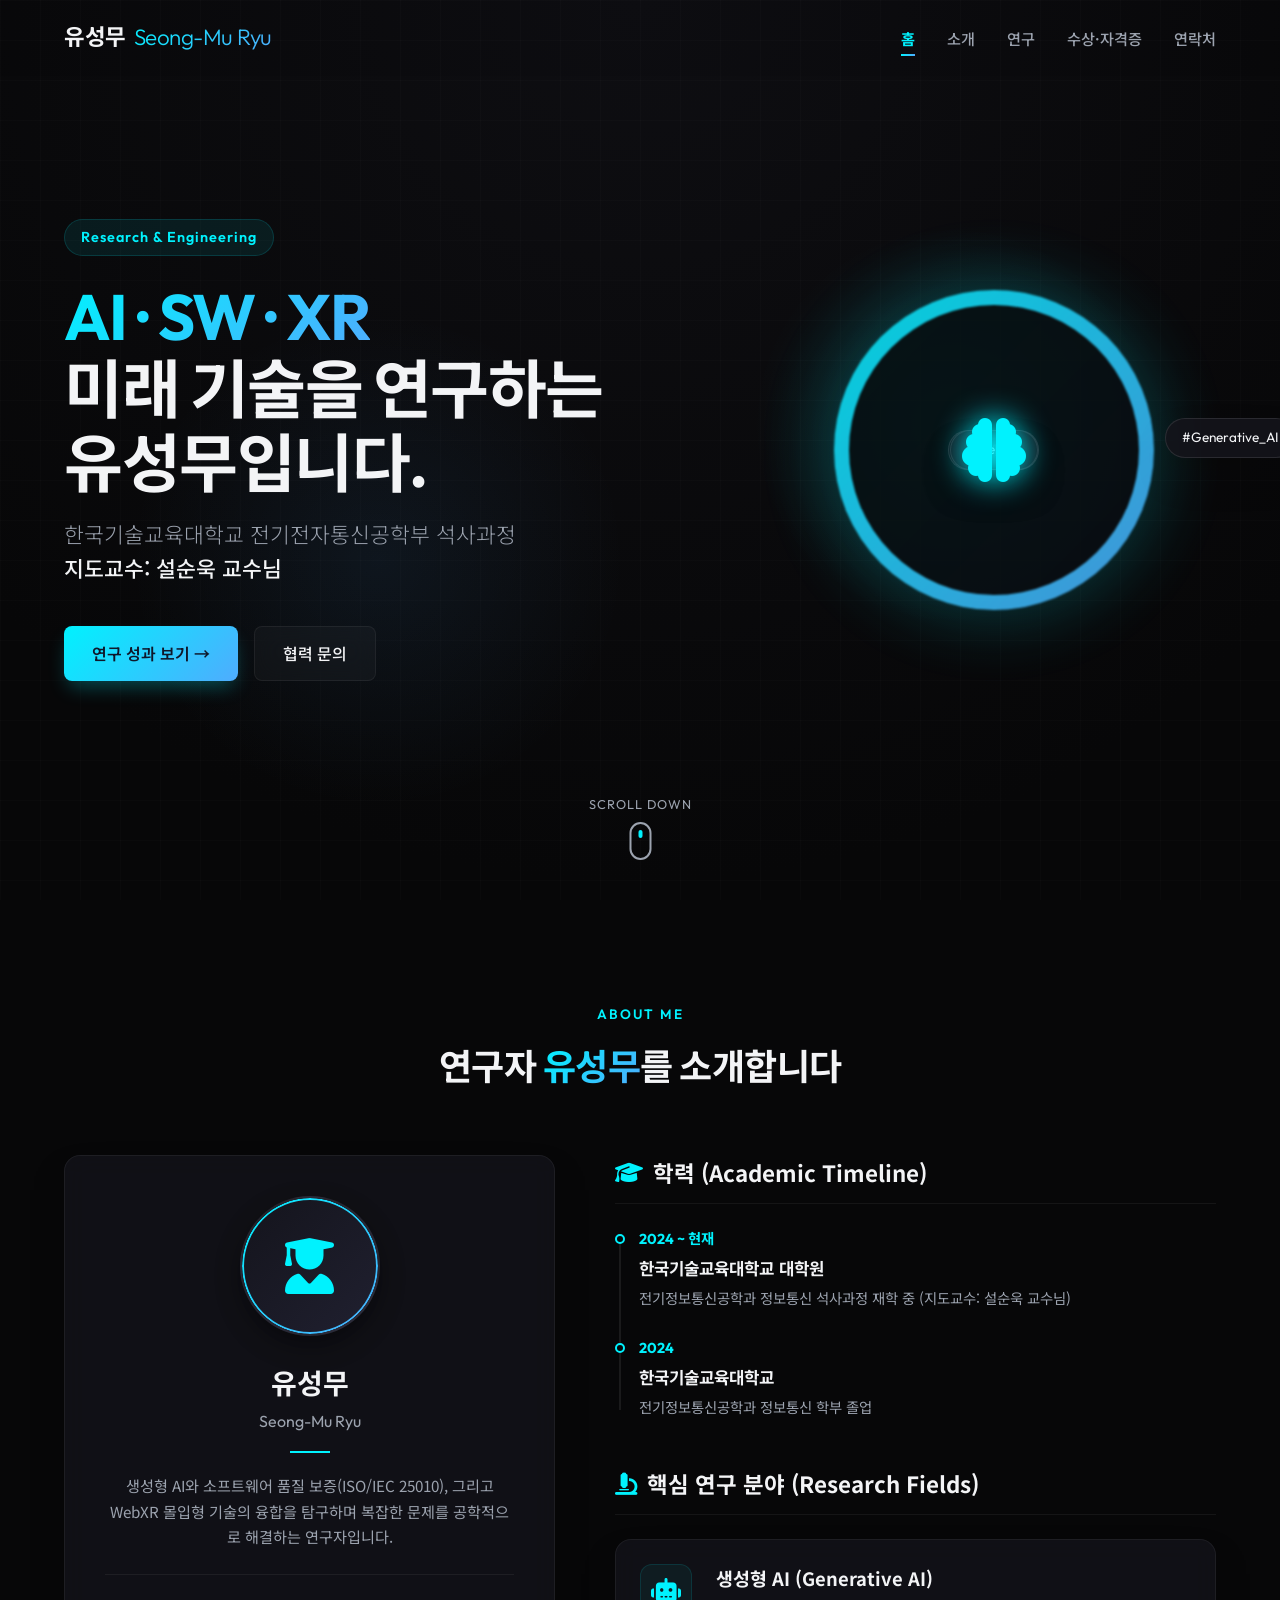
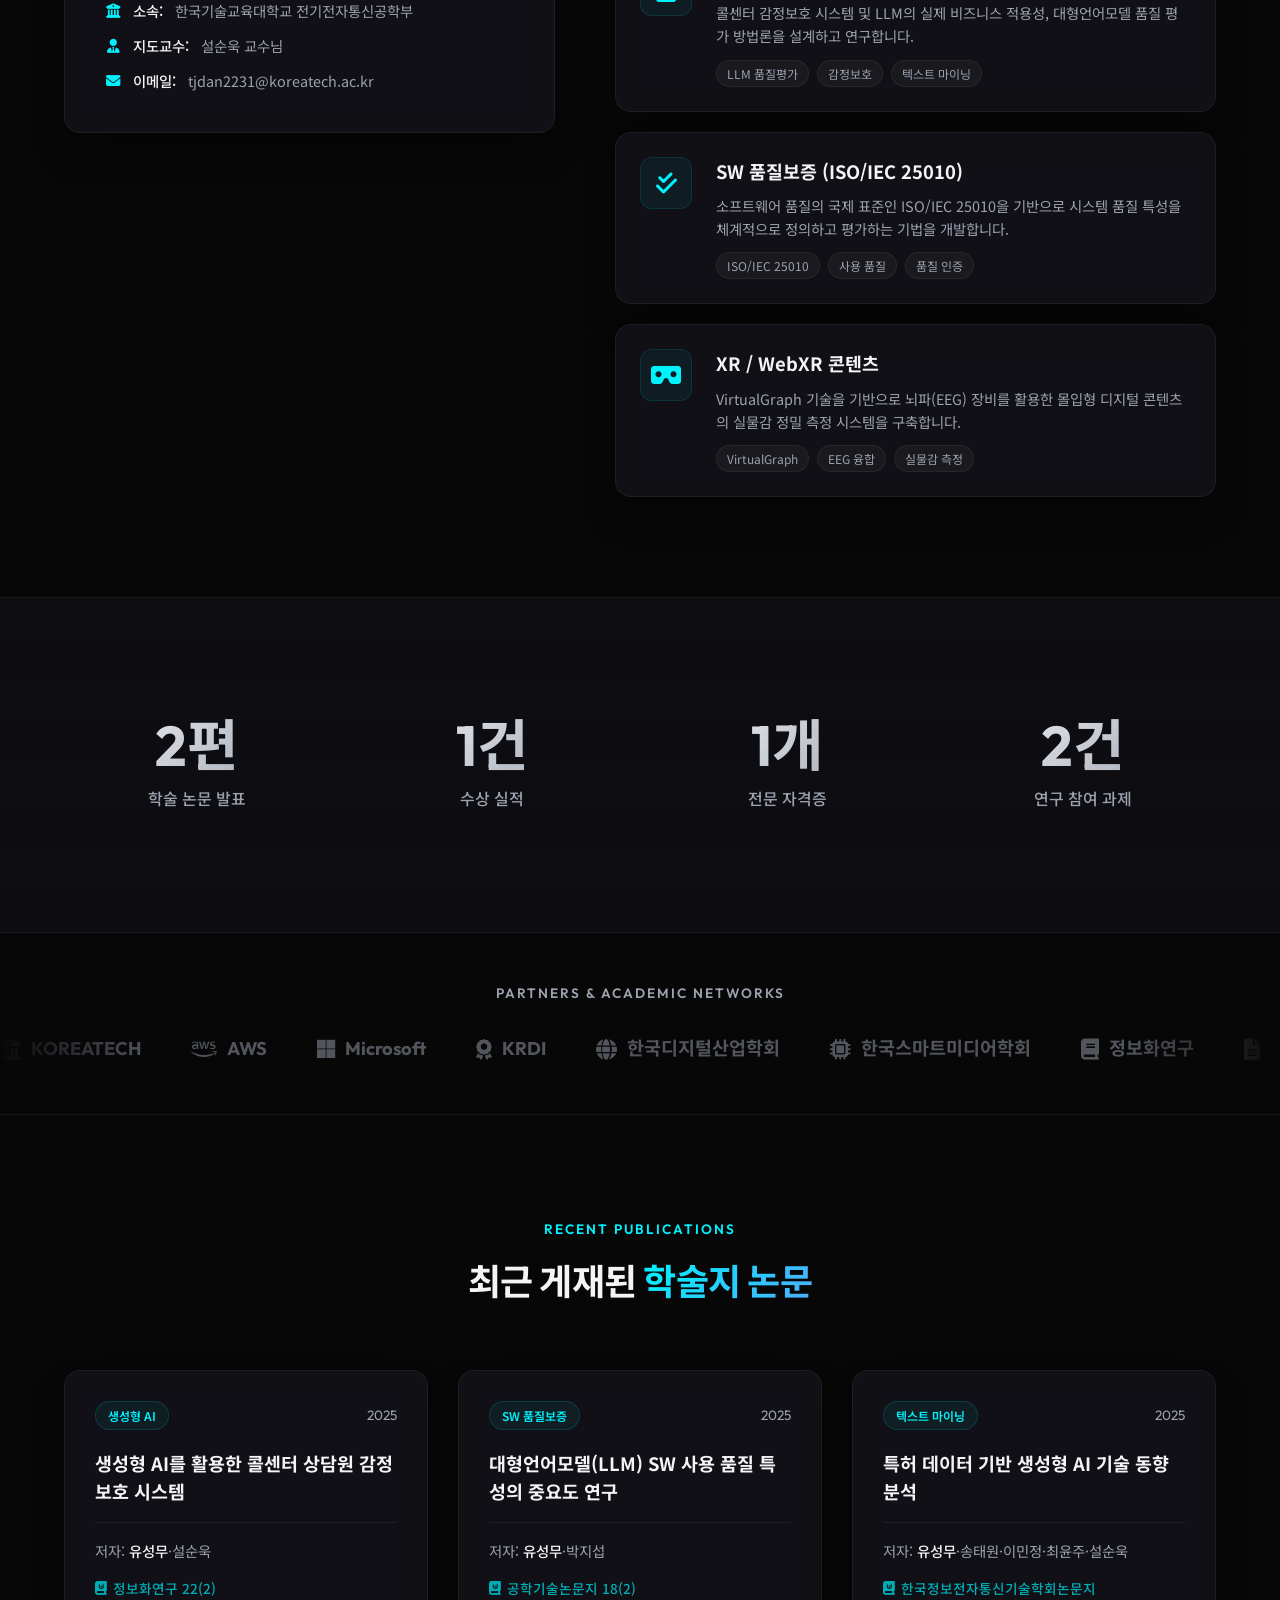
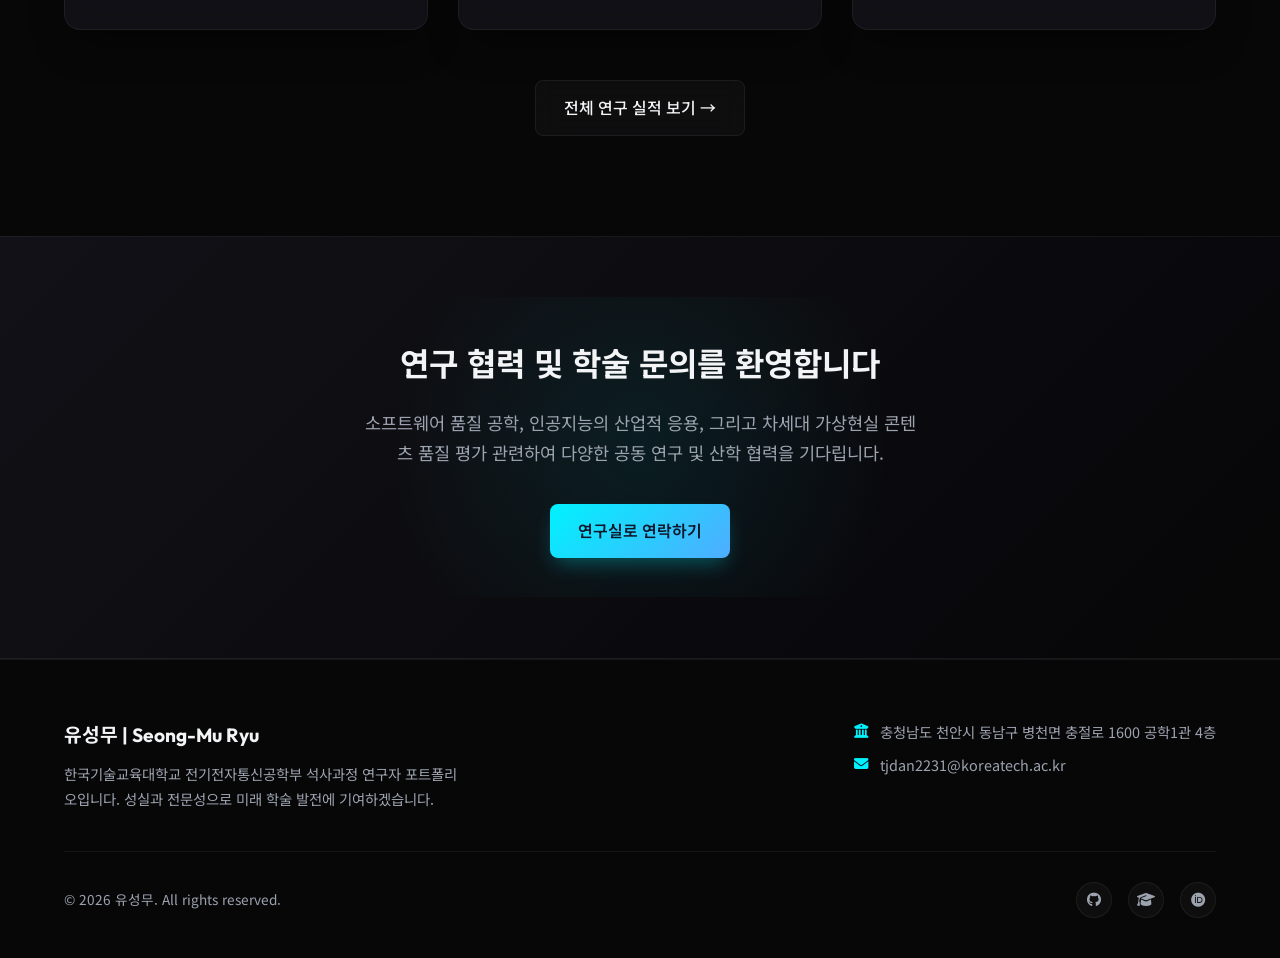
<file: index.html>
<!DOCTYPE html>
<html lang="ko">
<head>
  <meta charset="UTF-8">
  <meta name="viewport" content="width=device-width, initial-scale=1.0">
  <title>유성무 | AI · SW · XR 연구자 포트폴리오</title>
  <!-- SEO 메타 태그 -->
  <meta name="description" content="한국기술교육대학교 전기전자통신공학부 석사과정 유성무의 연구 포트폴리오입니다. 생성형 AI, SW 품질보증(ISO/IEC 25010), XR/WebXR, 빅데이터 텍스트 마이닝 연구 성과를 소개합니다.">
  <meta name="keywords" content="유성무, 설순욱, 한국기술교육대학교, 생성형 AI, SW 품질보증, ISO/IEC 25010, XR, WebXR, VirtualGraph, 빅데이터, 텍스트 마이닝, 포트폴리오">
  <!-- 폰트 및 아이콘 링크 -->
  <link rel="stylesheet" href="https://cdnjs.cloudflare.com/ajax/libs/font-awesome/6.4.0/css/all.min.css">
  <link rel="stylesheet" href="style.css">
</head>
<body>

  <!-- --- 1. Header / Nav --- -->
  <header class="header">
    <div class="container nav-container">
      <a href="index.html" class="logo">
        유성무 <span class="text-gradient">Seong-Mu Ryu</span>
      </a>
      <nav class="nav-menu">
        <a href="index.html" class="nav-link">홈</a>
        <a href="about.html" class="nav-link">소개</a>
        <a href="research.html" class="nav-link">연구</a>
        <a href="awards.html" class="nav-link">수상·자격증</a>
        <a href="contact.html" class="nav-link">연락처</a>
      </nav>
      <div class="burger">
        <div class="line1"></div>
        <div class="line2"></div>
        <div class="line3"></div>
      </div>
    </div>
  </header>

  <!-- --- 2. Hero 섹션 (풀스크린) --- -->
  <section class="hero" id="home">
    <div class="hero-glow-1"></div>
    <div class="hero-glow-2"></div>
    <div class="container">
      <div class="hero-content fade-in-up">
        <div class="hero-tag">Research & Engineering</div>
        <h1 class="hero-title">
          <span class="text-gradient">AI · SW · XR</span><br>
          미래 기술을 연구하는<br>
          유성무입니다.
        </h1>
        <p class="hero-subtitle">
          한국기술교육대학교 전기전자통신공학부 석사과정<br>
          <strong>지도교수: 설순욱 교수님</strong>
        </p>
        <div class="hero-buttons">
          <a href="research.html" class="btn btn-primary">연구 성과 보기 &rarr;</a>
          <a href="contact.html" class="btn btn-secondary">협력 문의</a>
        </div>
      </div>
      <div class="hero-visual fade-in-up delay-200">
        <div class="abstract-sphere"></div>
        <div class="hero-illustration">
          <i class="fas fa-brain" style="font-size: 4rem; color: var(--primary); filter: drop-shadow(0 0 15px var(--primary));"></i>
        </div>
        <div class="tech-tag-circle">#Generative_AI</div>
        <div class="tech-tag-circle">#SW_QA</div>
        <div class="tech-tag-circle">#WebXR</div>
      </div>
    </div>
    <div class="scroll-indicator">
      <span>SCROLL DOWN</span>
      <div class="scroll-mouse">
        <div class="scroll-wheel"></div>
      </div>
    </div>
  </section>

  <!-- --- 3. About 섹션 --- -->
  <section class="section-padding" id="about">
    <div class="container">
      <div class="section-header fade-in-up">
        <span class="section-tag">About Me</span>
        <h2 class="section-title">연구자 <span>유성무</span>를 소개합니다</h2>
      </div>
      
      <div class="about-grid">
        <!-- 프로필 카드 (좌측) -->
        <div class="about-left fade-in-up">
          <div class="glass-panel profile-card">
            <div class="profile-img-placeholder">
              <i class="fas fa-user-graduate"></i>
            </div>
            <div class="profile-info">
              <h3 class="profile-name-kr">유성무</h3>
              <p class="profile-name-en">Seong-Mu Ryu</p>
              <div class="profile-divider"></div>
              <p class="profile-desc">
                생성형 AI와 소프트웨어 품질 보증(ISO/IEC 25010), 그리고 WebXR 몰입형 기술의 융합을 탐구하며 복잡한 문제를 공학적으로 해결하는 연구자입니다.
              </p>
              <div class="profile-meta">
                <div class="meta-item">
                  <i class="fas fa-university"></i>
                  <strong>소속:</strong>
                  <span>한국기술교육대학교 전기전자통신공학부</span>
                </div>
                <div class="meta-item">
                  <i class="fas fa-user-tie"></i>
                  <strong>지도교수:</strong>
                  <span>설순욱 교수님</span>
                </div>
                <div class="meta-item">
                  <i class="fas fa-envelope"></i>
                  <strong>이메일:</strong>
                  <span>tjdan2231@koreatech.ac.kr</span>
                </div>
              </div>
            </div>
          </div>
        </div>

        <!-- 학력 및 연구 분야 (우측) -->
        <div class="about-right">
          <!-- 학력 타임라인 -->
          <div class="fade-in-up">
            <h3 class="timeline-section-title">
              <i class="fas fa-graduation-cap"></i> 학력 (Academic Timeline)
            </h3>
            <div class="timeline">
              <div class="timeline-item">
                <div class="timeline-marker"></div>
                <div class="timeline-year">2024 ~ 현재</div>
                <div class="timeline-title">한국기술교육대학교 대학원</div>
                <div class="timeline-desc">전기정보통신공학과 정보통신 석사과정 재학 중 (지도교수: 설순욱 교수님)</div>
              </div>
              <div class="timeline-item">
                <div class="timeline-marker"></div>
                <div class="timeline-year">2024</div>
                <div class="timeline-title">한국기술교육대학교</div>
                <div class="timeline-desc">전기정보통신공학과 정보통신 학부 졸업</div>
              </div>
            </div>
          </div>

          <!-- 3대 핵심 연구 분야 -->
          <div class="fade-in-up delay-200" style="margin-top: 40px;">
            <h3 class="timeline-section-title">
              <i class="fas fa-microscope"></i> 핵심 연구 분야 (Research Fields)
            </h3>
            <div class="fields-container">
              <!-- 분야 1 -->
              <div class="glass-panel field-card">
                <div class="field-icon">
                  <i class="fas fa-robot"></i>
                </div>
                <div class="field-content">
                  <h4>생성형 AI (Generative AI)</h4>
                  <p>콜센터 감정보호 시스템 및 LLM의 실제 비즈니스 적용성, 대형언어모델 품질 평가 방법론을 설계하고 연구합니다.</p>
                  <div class="field-tags">
                    <span class="field-tag">LLM 품질평가</span>
                    <span class="field-tag">감정보호</span>
                    <span class="field-tag">텍스트 마이닝</span>
                  </div>
                </div>
              </div>
              <!-- 분야 2 -->
              <div class="glass-panel field-card">
                <div class="field-icon">
                  <i class="fas fa-check-double"></i>
                </div>
                <div class="field-content">
                  <h4>SW 품질보증 (ISO/IEC 25010)</h4>
                  <p>소프트웨어 품질의 국제 표준인 ISO/IEC 25010을 기반으로 시스템 품질 특성을 체계적으로 정의하고 평가하는 기법을 개발합니다.</p>
                  <div class="field-tags">
                    <span class="field-tag">ISO/IEC 25010</span>
                    <span class="field-tag">사용 품질</span>
                    <span class="field-tag">품질 인증</span>
                  </div>
                </div>
              </div>
              <!-- 분야 3 -->
              <div class="glass-panel field-card">
                <div class="field-icon">
                  <i class="fas fa-vr-cardboard"></i>
                </div>
                <div class="field-content">
                  <h4>XR / WebXR 콘텐츠</h4>
                  <p>VirtualGraph 기술을 기반으로 뇌파(EEG) 장비를 활용한 몰입형 디지털 콘텐츠의 실물감 정밀 측정 시스템을 구축합니다.</p>
                  <div class="field-tags">
                    <span class="field-tag">VirtualGraph</span>
                    <span class="field-tag">EEG 융합</span>
                    <span class="field-tag">실물감 측정</span>
                  </div>
                </div>
              </div>
            </div>
          </div>
        </div>
      </div>
    </div>
  </section>

  <!-- --- 4. 숫자 카운터 애니메이션 섹션 --- -->
  <section class="section-padding counters-section">
    <div class="container counters-grid">
      <div class="counter-item fade-in-up">
        <div class="counter-number" data-target="5" data-suffix="편">0</div>
        <div class="counter-label">학술 논문 발표</div>
      </div>
      <div class="counter-item fade-in-up delay-100">
        <div class="counter-number" data-target="4" data-suffix="건">0</div>
        <div class="counter-label">수상 실적</div>
      </div>
      <div class="counter-item fade-in-up delay-200">
        <div class="counter-number" data-target="4" data-suffix="개">0</div>
        <div class="counter-label">전문 자격증</div>
      </div>
      <div class="counter-item fade-in-up delay-300">
        <div class="counter-number" data-target="6" data-suffix="건">0</div>
        <div class="counter-label">연구 참여 과제</div>
      </div>
    </div>
  </section>

  <!-- --- 5. 브랜드/기관 무한 슬라이드 (Marquee) --- -->
  <section class="brand-slider-section">
    <h3 class="brand-slider-title">Partners & Academic Networks</h3>
    <div class="marquee-container">
      <div class="marquee-track">
        <!-- 세트 1 -->
        <span class="brand-item"><i class="fas fa-university"></i> KOREATECH</span>
        <span class="brand-item"><i class="fab fa-aws"></i> AWS</span>
        <span class="brand-item"><i class="fab fa-microsoft"></i> Microsoft</span>
        <span class="brand-item"><i class="fas fa-award"></i> KRDI</span>
        <span class="brand-item"><i class="fas fa-globe"></i> 한국디지털산업학회</span>
        <span class="brand-item"><i class="fas fa-microchip"></i> 한국스마트미디어학회</span>
        <span class="brand-item"><i class="fas fa-book"></i> 정보화연구</span>
        <span class="brand-item"><i class="fas fa-file-alt"></i> 공학기술논문지</span>
        <span class="brand-item"><i class="fas fa-network-wired"></i> 한국정보전자통신기술학회</span>
        <!-- 세트 2 (무한 반복용 복사본) -->
        <span class="brand-item"><i class="fas fa-university"></i> KOREATECH</span>
        <span class="brand-item"><i class="fab fa-aws"></i> AWS</span>
        <span class="brand-item"><i class="fab fa-microsoft"></i> Microsoft</span>
        <span class="brand-item"><i class="fas fa-award"></i> KRDI</span>
        <span class="brand-item"><i class="fas fa-globe"></i> 한국디지털산업학회</span>
        <span class="brand-item"><i class="fas fa-microchip"></i> 한국스마트미디어학회</span>
        <span class="brand-item"><i class="fas fa-book"></i> 정보화연구</span>
        <span class="brand-item"><i class="fas fa-file-alt"></i> 공학기술논문지</span>
        <span class="brand-item"><i class="fas fa-network-wired"></i> 한국정보전자통신기술학회</span>
      </div>
    </div>
  </section>

  <!-- --- 6. 논문 카드 섹션 (최근 3편만) --- -->
  <section class="section-padding">
    <div class="container">
      <div class="section-header fade-in-up">
        <span class="section-tag">Recent Publications</span>
        <h2 class="section-title">최근 게재된 <span>학술지 논문</span></h2>
      </div>

      <div class="content-grid">
        <!-- 카드 1 -->
        <div class="glass-panel content-card fade-in-up">
          <div class="card-top">
            <span class="card-badge">생성형 AI</span>
            <span class="card-date">2025</span>
          </div>
          <h3 class="card-title">생성형 AI를 활용한 콜센터 상담원 감정보호 시스템</h3>
          <div class="card-author">저자: <strong>유성무</strong>·설순욱</div>
          <div class="card-journal">
            <i class="fas fa-journal-whills"></i> 정보화연구 22(2)
          </div>
        </div>

        <!-- 카드 2 -->
        <div class="glass-panel content-card fade-in-up delay-100">
          <div class="card-top">
            <span class="card-badge">SW 품질보증</span>
            <span class="card-date">2025</span>
          </div>
          <h3 class="card-title">대형언어모델(LLM) SW 사용 품질 특성의 중요도 연구</h3>
          <div class="card-author">저자: <strong>유성무</strong>·박지섭</div>
          <div class="card-journal">
            <i class="fas fa-journal-whills"></i> 공학기술논문지 18(2)
          </div>
        </div>

        <!-- 카드 3 -->
        <div class="glass-panel content-card fade-in-up delay-200">
          <div class="card-top">
            <span class="card-badge">텍스트 마이닝</span>
            <span class="card-date">2025</span>
          </div>
          <h3 class="card-title">특허 데이터 기반 생성형 AI 기술 동향 분석</h3>
          <div class="card-author">저자: <strong>유성무</strong>·송태원·이민정·최윤주·설순욱</div>
          <div class="card-journal">
            <i class="fas fa-journal-whills"></i> 한국정보전자통신기술학회논문지
          </div>
        </div>
      </div>

      <div style="text-align: center; margin-top: 50px;" class="fade-in-up">
        <a href="research.html" class="btn btn-secondary">전체 연구 실적 보기 &rarr;</a>
      </div>
    </div>
  </section>

  <!-- --- 7. CTA 섹션 --- -->
  <section class="cta-section">
    <div class="cta-glow"></div>
    <div class="container cta-content fade-in-up">
      <h2 class="cta-title">연구 협력 및 학술 문의를 환영합니다</h2>
      <p class="cta-desc">
        소프트웨어 품질 공학, 인공지능의 산업적 응용, 그리고 차세대 가상현실 콘텐츠 품질 평가 관련하여 다양한 공동 연구 및 산학 협력을 기다립니다.
      </p>
      <a href="contact.html" class="btn btn-primary">연구실로 연락하기</a>
    </div>
  </section>

  <!-- --- 8. Footer --- -->
  <footer class="footer">
    <div class="container">
      <div class="footer-top">
        <div class="footer-brand">
          <h5>유성무 | Seong-Mu Ryu</h5>
          <p>한국기술교육대학교 전기전자통신공학부 석사과정 연구자 포트폴리오입니다. 성실과 전문성으로 미래 학술 발전에 기여하겠습니다.</p>
        </div>
        <div class="footer-contact">
          <div class="footer-contact-item">
            <i class="fas fa-university"></i>
            <span>충청남도 천안시 동남구 병천면 충절로 1600 공학1관 4층</span>
          </div>
          <div class="footer-contact-item">
            <i class="fas fa-envelope"></i>
            <span>tjdan2231@koreatech.ac.kr</span>
          </div>
        </div>
      </div>
      <div class="footer-bottom">
        <div class="copyright">
          &copy; 2026 유성무. All rights reserved.
        </div>
        <div class="footer-socials">
          <a href="https://github.com" target="_blank" class="social-icon" aria-label="GitHub"><i class="fab fa-github"></i></a>
          <a href="https://scholar.google.com" target="_blank" class="social-icon" aria-label="Google Scholar"><i class="fas fa-graduation-cap"></i></a>
          <a href="https://orcid.org" target="_blank" class="social-icon" aria-label="ORCID"><i class="fab fa-orcid"></i></a>
        </div>
      </div>
    </div>
  </footer>

  <script src="app.js"></script>
</body>
</html>
</file>
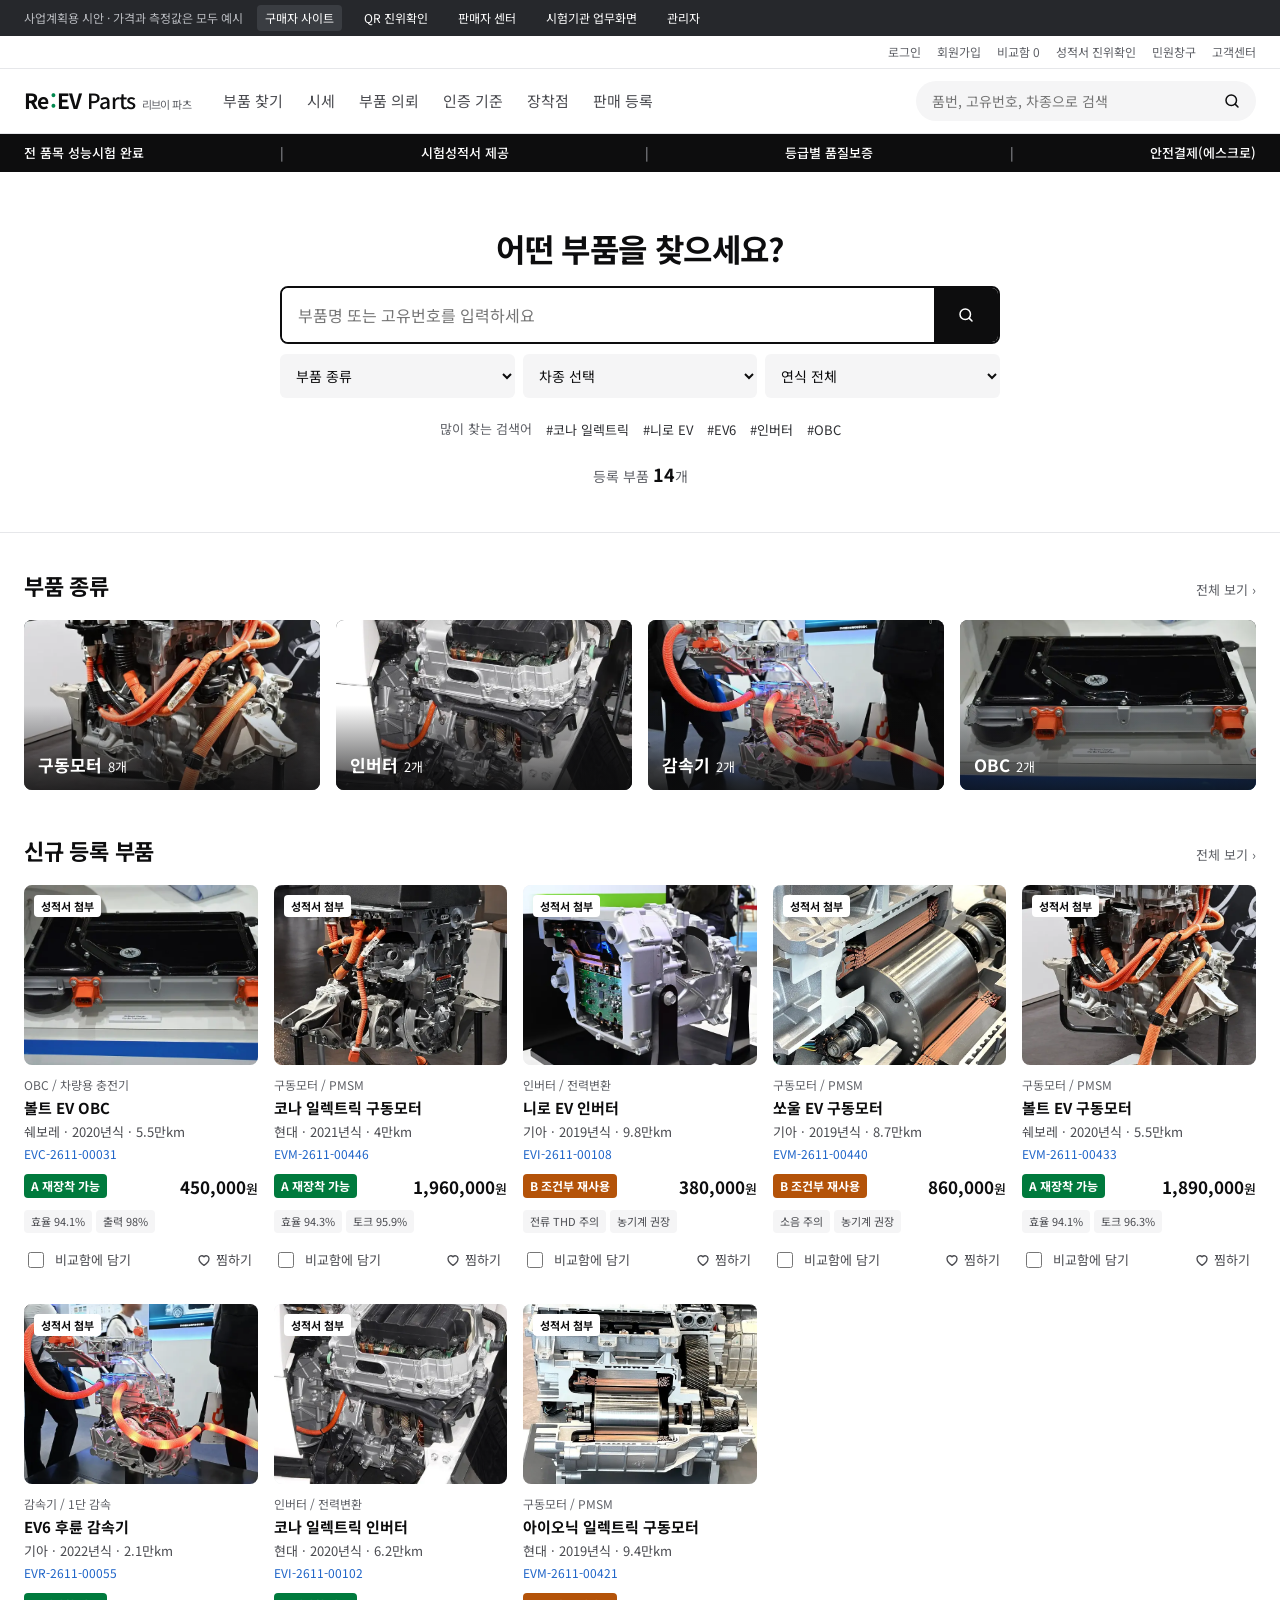
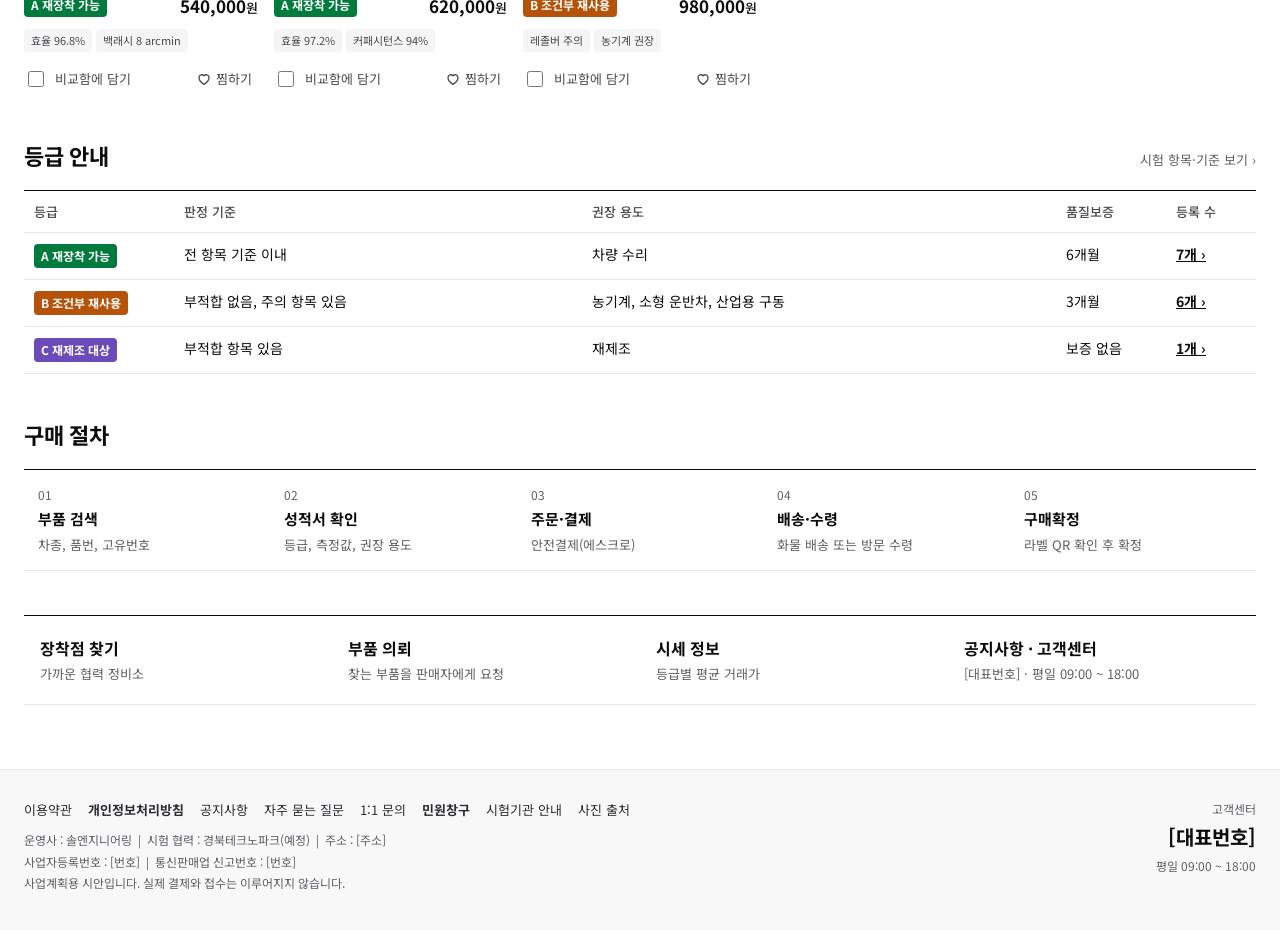
<file: ev-parts/index.html>
<!doctype html>
<html lang="ko">
<head>
<meta charset="utf-8">
<meta name="viewport" content="width=device-width, initial-scale=1, viewport-fit=cover">
<style>body{margin:0}img{max-width:100%}[hidden]{display:none!important}</style>
<title>리브이 파츠 Re:EV Parts</title>
<meta name="claude:viewport-fit-sides" content="cover">
<link rel="stylesheet" href="https://fonts.googleapis.com/css2?family=Noto+Sans+KR:wght@400;500;700&family=Noto+Serif+KR:wght@700&display=swap">
<style>
/* Layout: commerce site (list → detail → quote/order) plus a back-office screen and a formal report. Single light look. */
:root {
  --ink: #0D0D0E; --ink-2: #2D2E32; --sub: #5E6066; --line: #E6E7EA; --soft: #F5F5F6; --photo: #EEEFF1;
  --blue: #1E64C8; --ok: #007A3D; --warn: #B45309; --bad: #B42318; --gc: #6A4BB8;
  --navy: #1E3A5F; --bar: #26282C;
  --brand: #00874E; --brand-dark: #006B3E; --brand-soft: #EAF4EE;
  --sans: 'Noto Sans KR', system-ui, -apple-system, 'Apple SD Gothic Neo', sans-serif;
  --serif: 'Noto Serif KR', 'Batang', serif;
}
* { box-sizing: border-box; }
body { background: #FFFFFF; color: var(--ink); font-family: var(--sans); font-size: 14px; line-height: 1.5; }
body::before { content: ""; position: fixed; inset: 0 0 auto; height: env(safe-area-inset-top, 0px); z-index: 30; background: var(--bar); }
a { color: inherit; }
button, input, select, textarea { font-family: inherit; font-size: 14px; color: var(--ink); }
:focus-visible { outline: 2px solid var(--blue); outline-offset: 2px; }
.wrap { max-width: 1280px; margin: 0 auto; padding-left: max(24px, env(safe-area-inset-left, 0px)); padding-right: max(24px, env(safe-area-inset-right, 0px)); }
.num { font-variant-numeric: tabular-nums; }
.sr { position: absolute; width: 1px; height: 1px; overflow: hidden; clip: rect(0 0 0 0); white-space: nowrap; }

/* demo bar */
.demo { background: var(--bar); color: #FFFFFF; position: sticky; top: env(safe-area-inset-top, 0px); z-index: 25; }
.demo .wrap { display: flex; flex-wrap: wrap; align-items: center; gap: 4px 14px; min-height: 36px; padding-block: 4px; font-size: 12px; }
.demo span { color: #B9BBC0; }
.demo a { color: #FFFFFF; text-decoration: none; padding: 4px 8px; border-radius: 4px; }
.demo a:hover, .demo a.on { background: #3A3D42; }

/* shop header */
.site-header { border-bottom: 1px solid var(--line); background: #FFFFFF; }
.site-header .wrap { display: flex; flex-wrap: wrap; align-items: center; gap: 10px 32px; min-height: 64px; padding-block: 8px; }
.logo { font-size: 21px; font-weight: 700; letter-spacing: -0.03em; text-decoration: none; }
.logo small { font-size: 11px; font-weight: 400; color: var(--sub); margin-left: 6px; }
.logo i { font-style: normal; color: var(--brand); margin: 0 1px; }
.logo .pt { font-weight: 500; margin-left: 5px; }
.bo-i { font-style: normal; color: #6FD3A2; }
.gnb { display: flex; flex-wrap: wrap; gap: 4px 24px; font-size: 15px; }
.gnb a { text-decoration: none; color: #4A4B50; padding: 6px 0; }
.gnb a.on { color: var(--ink); font-weight: 700; }
.search { margin-left: auto; flex: 0 1 340px; min-width: 200px; display: flex; align-items: center; gap: 8px; height: 40px; padding: 0 6px 0 14px; background: var(--soft); border-radius: 20px; }
.search input { flex: 1; min-width: 0; border: none; background: transparent; outline: none; }
.icon-btn { width: 36px; height: 36px; border: none; background: transparent; display: inline-flex; align-items: center; justify-content: center; cursor: pointer; border-radius: 50%; }
.benefit { background: var(--ink); color: #FFFFFF; }
.benefit .wrap { display: flex; flex-wrap: wrap; justify-content: space-between; gap: 4px 20px; min-height: 38px; align-items: center; padding-block: 6px; font-size: 13px; font-weight: 500; }
.benefit i { font-style: normal; color: #8E9096; }

/* generic */
.btn { display: inline-flex; align-items: center; justify-content: center; gap: 6px; height: 48px; padding: 0 20px; border-radius: 8px; border: 1px solid #C9CACE; background: #FFFFFF; font-weight: 700; font-size: 15px; text-decoration: none; cursor: pointer; }
.btn:hover { border-color: var(--ink); }
.btn.dark { background: var(--ink); color: #FFFFFF; border-color: var(--ink); }
.btn.dark:hover { background: #2A2B2F; }
.btn.sm { height: 36px; padding: 0 14px; font-size: 13px; font-weight: 500; }
.chip { height: 36px; padding: 0 14px; border: 1px solid #DCDDE0; border-radius: 6px; background: #FFFFFF; font-size: 13px; cursor: pointer; color: var(--ink-2); }
.chip.on { border-color: var(--ink); background: var(--ink); color: #FFFFFF; font-weight: 700; }
.badge-grade { display: inline-block; font-size: 12px; font-weight: 700; color: #FFFFFF; border-radius: 4px; padding: 3px 7px; }
.tag { font-size: 11px; color: #4A4B50; background: var(--soft); border-radius: 4px; padding: 3px 7px; }
.crumb { display: flex; flex-wrap: wrap; gap: 8px; font-size: 13px; color: var(--sub); padding-block: 16px 14px; border-bottom: 1px solid var(--line); }
.crumb a { color: var(--sub); text-decoration: none; }
.crumb b { color: var(--ink); font-weight: 500; }
.tbl-scroll { overflow-x: auto; position: relative; }
.tbl { width: 100%; border-collapse: collapse; border-top: 1px solid var(--ink); }
.tbl th, .tbl td { padding: 11px 10px; border-bottom: 1px solid var(--line); text-align: left; vertical-align: top; }
.tbl thead th { font-weight: 500; color: #4A4B50; font-size: 13px; }
.field { display: flex; flex-direction: column; gap: 6px; font-size: 13px; font-weight: 500; }
.field input, .field select, .field textarea { height: 44px; padding: 0 12px; border: 1px solid #CFD0D4; border-radius: 6px; font-size: 15px; font-weight: 400; background: #FFFFFF; }
.field textarea { height: 110px; padding: 10px 12px; resize: vertical; }
.field .req { color: var(--bad); }
.field .err { color: var(--bad); font-weight: 400; font-size: 12px; }
.panel { border: 1px solid var(--line); border-radius: 10px; padding: 20px; }
.h-sec { margin: 0; font-size: 18px; font-weight: 700; }
.note { background: var(--soft); border-radius: 8px; padding: 16px 18px; color: var(--ink-2); line-height: 1.7; }
.empty { padding: 60px 20px; text-align: center; color: var(--sub); border: 1px dashed #CFD0D4; border-radius: 10px; }

/* list */
.shop { display: flex; flex-wrap: wrap; gap: 32px; align-items: flex-start; padding-block: 28px 64px; }
.filters { flex: 1 1 220px; max-width: 240px; display: flex; flex-direction: column; gap: 26px; }
.promo { background: var(--ink); color: #FFFFFF; border-radius: 8px; padding: 18px 16px; }
.promo span { display: block; font-size: 13px; color: #B9BABE; }
.promo strong { font-size: 17px; line-height: 1.45; }
.fgroup { display: flex; flex-direction: column; gap: 6px; }
.fgroup h2 { margin: 0 0 4px; font-size: 15px; display: flex; justify-content: space-between; align-items: center; }
.fgroup select { height: 40px; padding: 0 10px; border: 1px solid #DCDDE0; border-radius: 6px; background: #FFFFFF; }
.reset { border: none; background: none; font-size: 12px; color: var(--sub); cursor: pointer; min-height: 32px; }
.frow { display: flex; align-items: center; gap: 10px; min-height: 38px; cursor: pointer; }
.frow input { width: 18px; height: 18px; accent-color: var(--ink); }
.frow span:nth-of-type(1) { flex: 1; }
.frow .cnt { color: var(--sub); }
.frow.off { color: #8A8B90; cursor: default; }
.results { flex: 999 1 560px; min-width: 0; display: flex; flex-direction: column; gap: 18px; }
.chips { display: flex; flex-wrap: wrap; gap: 8px; }
.res-head { display: flex; justify-content: space-between; align-items: center; gap: 10px; flex-wrap: wrap; }
.res-head select { height: 36px; border: none; background: transparent; font-size: 13px; }
.grid { display: grid; grid-template-columns: repeat(auto-fill, minmax(230px, 1fr)); gap: 28px 16px; }
.card { display: flex; flex-direction: column; gap: 11px; text-decoration: none; }
.card .ph { position: relative; height: 180px; background: var(--photo); border-radius: 8px; display: flex; align-items: center; justify-content: center; transition: background .15s; }
.card:hover .ph { background: #E5E6E9; }
.card:hover .ttl { text-decoration: underline; }
.ph .lb { position: absolute; top: 10px; left: 10px; font-size: 11px; font-weight: 700; background: #FFFFFF; border-radius: 4px; padding: 3px 7px; }
.card .meta { display: flex; flex-direction: column; gap: 3px; }
.card .cat { font-size: 12px; color: var(--sub); }
.card .ttl { font-size: 15px; font-weight: 700; }
.card .sub2 { font-size: 13px; color: #4A4B50; }
.card .code { font-size: 12px; color: var(--blue); }
.card .pr { display: flex; justify-content: space-between; align-items: center; }
.card .price { font-size: 17px; font-weight: 700; }
.card .tags { display: flex; flex-wrap: wrap; gap: 4px; }
.pager { display: flex; justify-content: center; gap: 4px; margin-top: 20px; }
.pager button { width: 36px; height: 36px; border: none; background: transparent; border-radius: 6px; cursor: pointer; color: #4A4B50; }
.pager button.on { background: var(--ink); color: #FFFFFF; font-weight: 700; }

/* detail */
.dtop { display: flex; flex-wrap: wrap; gap: 48px; align-items: flex-start; padding-block: 24px 8px; }
.gallery { flex: 1 1 500px; min-width: 0; display: flex; flex-direction: column; gap: 10px; }
.gallery .main { position: relative; height: 420px; background: var(--photo); border-radius: 10px; display: flex; align-items: center; justify-content: center; }
.gallery .main .cap { position: absolute; left: 14px; bottom: 14px; font-size: 12px; color: var(--sub); }
.gallery .arr { position: absolute; top: 50%; margin-top: -22px; width: 44px; height: 44px; border: none; background: rgba(255,255,255,.7); border-radius: 50%; cursor: pointer; display: flex; align-items: center; justify-content: center; }
.thumbs { display: grid; grid-template-columns: repeat(6, minmax(0, 1fr)); gap: 8px; }
.thumbs button { height: 72px; border: 2px solid transparent; background: var(--photo); border-radius: 6px; cursor: pointer; font-size: 11px; color: #4A4B50; line-height: 1.3; }
.thumbs button.on { border-color: var(--ink); background: #E3E4E7; }
.info { flex: 1 1 420px; min-width: 0; display: flex; flex-direction: column; gap: 14px; }
.badges { display: flex; flex-wrap: wrap; }
.badges span { font-size: 13px; font-weight: 500; padding: 5px 10px; }
.badges span:first-child { background: var(--ink); color: #FFFFFF; border-radius: 4px 0 0 4px; }
.badges span:nth-child(2) { background: var(--line); }
.badges span:last-child { color: #FFFFFF; font-weight: 700; border-radius: 0 4px 4px 0; }
.info h1 { margin: 0; font-size: 28px; letter-spacing: -0.02em; }
.pricebox { border-top: 1px solid var(--ink); border-bottom: 1px solid var(--line); padding-block: 16px; }
.pricebox b { font-size: 30px; }
.cert { border: 1px solid var(--ink); border-radius: 8px; overflow: hidden; }
.cert-h { display: flex; justify-content: space-between; flex-wrap: wrap; gap: 6px; background: var(--ink); color: #FFFFFF; padding: 10px 16px; }
.cert-h h2 { margin: 0; font-size: 14px; }
.cert-h span { font-size: 12px; color: #C9CACE; }
.cert-g { display: grid; grid-template-columns: repeat(4, minmax(0, 1fr)); }
.cert-g div { padding: 14px 12px; display: flex; flex-direction: column; gap: 3px; border-right: 1px solid var(--line); }
.cert-g div:last-child { border-right: none; }
.cert-g small { font-size: 12px; color: var(--sub); }
.cert-g b { font-size: 18px; }
.cert-g em { font-style: normal; font-size: 12px; color: #4A4B50; }
.cert-f { display: flex; justify-content: space-between; flex-wrap: wrap; gap: 6px; border-top: 1px solid var(--line); padding: 10px 16px; font-size: 13px; color: #4A4B50; }
.cert-f a { color: var(--ink); font-weight: 700; }
.ship { display: grid; grid-template-columns: repeat(2, minmax(0, 1fr)); border: 1px solid var(--line); border-radius: 8px; }
.ship div { padding: 14px 16px; display: flex; flex-direction: column; gap: 3px; }
.ship div + div { border-left: 1px solid var(--line); }
.ship small { font-size: 12px; color: var(--sub); }
.cta { display: flex; gap: 8px; }
.cta .btn { flex: 1; height: 54px; font-size: 16px; }
.dbottom { display: flex; flex-wrap: wrap; gap: 32px; align-items: flex-start; border-top: 2px solid var(--ink); margin-top: 32px; padding-bottom: 64px; }
.dmain { flex: 999 1 560px; min-width: 0; display: flex; flex-direction: column; gap: 28px; }
.tabs { display: flex; flex-wrap: wrap; border-bottom: 1px solid var(--line); }
.tabs button { padding: 16px 20px; border: none; background: none; font-size: 15px; color: var(--sub); cursor: pointer; border-bottom: 2px solid transparent; margin-bottom: -1px; }
.tabs button[aria-selected="true"] { color: var(--ink); font-weight: 700; border-bottom-color: var(--ink); }
.side { flex: 1 1 280px; max-width: 320px; padding-top: 24px; display: flex; flex-direction: column; gap: 12px; position: sticky; top: calc(env(safe-area-inset-top, 0px) + 52px); }
.side .tot { display: flex; justify-content: space-between; align-items: center; background: var(--soft); border-radius: 8px; padding: 16px; }
.side .tot b { font-size: 22px; }
.timeline { list-style: none; margin: 0; padding: 0; border-top: 1px solid var(--ink); }
.timeline li { display: grid; grid-template-columns: 110px 1fr auto; gap: 12px; padding: 13px 10px; border-bottom: 1px solid var(--line); }
.timeline time { color: #4A4B50; }
.timeline span:last-child { color: #4A4B50; text-align: right; }
.qa { border-top: 1px solid var(--ink); }
.qa details { border-bottom: 1px solid var(--line); }
.qa summary { padding: 14px 10px; cursor: pointer; display: flex; gap: 10px; flex-wrap: wrap; }
.qa summary .st { font-size: 12px; font-weight: 700; padding: 2px 6px; border-radius: 4px; }
.qa .ans { padding: 4px 10px 16px 34px; color: var(--ink-2); line-height: 1.7; }

/* forms pages */
.form-page { display: flex; flex-wrap: wrap; gap: 32px; align-items: flex-start; padding-block: 28px 64px; }
.form-main { flex: 999 1 520px; min-width: 0; display: flex; flex-direction: column; gap: 28px; }
.form-side { flex: 1 1 300px; max-width: 360px; display: flex; flex-direction: column; gap: 12px; position: sticky; top: calc(env(safe-area-inset-top, 0px) + 52px); }
.fgrid { display: grid; grid-template-columns: repeat(auto-fit, minmax(220px, 1fr)); gap: 16px; }
.radio-cards { display: grid; grid-template-columns: repeat(auto-fit, minmax(200px, 1fr)); gap: 10px; }
.radio-cards label { display: flex; gap: 10px; align-items: flex-start; border: 1px solid #CFD0D4; border-radius: 8px; padding: 14px; cursor: pointer; }
.radio-cards label:has(input:checked) { border-color: var(--ink); box-shadow: inset 0 0 0 1px var(--ink); }
.radio-cards input { margin-top: 3px; accent-color: var(--ink); width: 16px; height: 16px; }
.radio-cards small { display: block; color: var(--sub); font-size: 12px; margin-top: 2px; }
.mini { display: flex; gap: 14px; align-items: center; }
.mini .ph { width: 84px; height: 66px; border-radius: 6px; background: var(--photo); flex-shrink: 0; display: flex; align-items: center; justify-content: center; }
.sum-row { display: flex; justify-content: space-between; padding: 6px 0; color: #4A4B50; }
.sum-row.total { border-top: 1px solid var(--line); margin-top: 6px; padding-top: 12px; color: var(--ink); font-weight: 700; font-size: 17px; }
.done { max-width: 620px; margin: 0 auto; padding-block: 64px 80px; display: flex; flex-direction: column; gap: 18px; text-align: center; align-items: center; }
.done .mark { width: 64px; height: 64px; border-radius: 50%; background: var(--ink); display: flex; align-items: center; justify-content: center; }
.done h1 { margin: 0; font-size: 26px; }
.done table { width: 100%; text-align: left; }
.stepper { display: flex; gap: 6px; font-size: 13px; color: var(--sub); flex-wrap: wrap; }
.stepper b { color: var(--ink); }

/* verify (mobile-like) */
.vwrap { max-width: 440px; margin: 0 auto; padding-block: 28px 64px; display: flex; flex-direction: column; gap: 18px; }
.vbox { display: flex; gap: 8px; }
.vbox input { flex: 1; min-width: 0; height: 48px; padding: 0 14px; border: 1px solid #CFD0D4; border-radius: 8px; font-size: 15px; }
.vok { background: var(--ink); color: #FFFFFF; border-radius: 10px; padding: 18px 20px; }
.vok span { display: block; font-size: 13px; color: #B9BABE; }
.vok strong { font-size: 18px; }
.vfail { border: 1px solid var(--bad); color: var(--bad); border-radius: 10px; padding: 16px 18px; }

/* content pages */
.page { padding-block: 32px 64px; display: flex; flex-direction: column; gap: 32px; max-width: 980px; }
.page h1 { margin: 0; font-size: 28px; letter-spacing: -0.02em; }
.page .lead { margin: 6px 0 0; color: var(--sub); font-size: 16px; }
.steps { list-style: none; margin: 0; padding: 0; display: grid; grid-template-columns: repeat(auto-fit, minmax(170px, 1fr)); border-top: 1px solid var(--ink); }
.steps li { padding: 16px 14px; border-bottom: 1px solid var(--line); display: flex; flex-direction: column; gap: 4px; }
.steps li b { font-size: 15px; }
.steps li small { color: var(--sub); font-size: 13px; }
.steps li .n { font-size: 12px; color: var(--sub); }

/* home, fit, compare */
.card-link { display: flex; flex-direction: column; gap: 11px; text-decoration: none; }
.cmp { display: flex; align-items: center; gap: 8px; font-size: 13px; color: #4A4B50; min-height: 32px; cursor: pointer; }
.cmp input { width: 16px; height: 16px; accent-color: var(--ink); }
.fit { border: 1px solid var(--line); border-radius: 8px; padding: 14px 16px; display: flex; flex-direction: column; gap: 8px; }
.fit-row { display: flex; flex-wrap: wrap; gap: 6px; }
.fit select { flex: 1 1 120px; min-width: 0; height: 36px; padding: 0 8px; border: 1px solid #CFD0D4; border-radius: 6px; background: #FFFFFF; }
.fit small { color: var(--sub); font-size: 12px; }
.hero { background: var(--soft); }
.hero .wrap { padding-block: 44px; display: flex; flex-direction: column; gap: 20px; }
.hero h1 { margin: 0; font-size: 34px; line-height: 1.3; letter-spacing: -0.02em; text-wrap: balance; }
.hero p { margin: 8px 0 0; font-size: 16px; color: var(--sub); }
.hero-form { display: flex; flex-wrap: wrap; gap: 8px; background: #FFFFFF; border: 1px solid var(--ink); border-radius: 10px; padding: 10px; max-width: 900px; }
.hero-form select { flex: 1 1 160px; min-width: 0; height: 48px; padding: 0 12px; border: none; border-radius: 6px; background: var(--soft); font-size: 15px; }
.hero-form .btn { flex: 0 1 140px; }
.cats { display: flex; flex-wrap: wrap; gap: 8px; }
.sec { padding-block: 36px 8px; display: flex; flex-direction: column; gap: 18px; }
.sec:last-child { padding-bottom: 64px; }
.sec-h { display: flex; justify-content: space-between; align-items: baseline; gap: 10px; flex-wrap: wrap; }
.sec-h h2 { margin: 0; font-size: 22px; letter-spacing: -0.01em; }
.sec-h a { font-size: 13px; color: var(--sub); text-decoration: none; }
.gcols { display: grid; grid-template-columns: repeat(auto-fit, minmax(260px, 1fr)); border-top: 1px solid var(--ink); }
.gcol { padding: 20px 18px; border-bottom: 1px solid var(--line); display: flex; flex-direction: column; gap: 10px; text-decoration: none; }
.gcol + .gcol { border-left: 1px solid var(--line); }
.gcol:hover { background: var(--soft); }
.gmark { width: 34px; height: 34px; border-radius: 6px; color: #FFFFFF; font-weight: 700; font-size: 18px; display: inline-flex; align-items: center; justify-content: center; }
.gcol dl { margin: 0; display: grid; grid-template-columns: 84px 1fr; gap: 4px 10px; font-size: 13px; }
.gcol dt { color: var(--sub); }
.gcol dd { margin: 0; }
.seller { background: var(--ink); color: #FFFFFF; border-radius: 10px; padding: 28px; display: flex; flex-wrap: wrap; justify-content: space-between; align-items: center; gap: 16px; }
.seller .btn { color: var(--ink); }

/* photos, type filter, home v2 */
.ph, .gallery .main, .mini .ph { overflow: hidden; }
.mini .ph, .thumbs button { position: relative; overflow: hidden; }
.ph img, .gallery .main img, .thumbs img, .tile img { position: absolute; inset: 0; width: 100%; height: 100%; object-fit: cover; }
.ph .lb, .gallery .arr, .gallery .main .cap { z-index: 1; }
.gallery .main .cap { background: rgba(255,255,255,.88); padding: 2px 8px; border-radius: 4px; }
.promo { display: block; text-decoration: none; }
.tbtn { display: flex; justify-content: space-between; align-items: center; width: 100%; min-height: 38px; padding: 0; border: none; background: none; cursor: pointer; text-align: left; }
.tbtn.on { font-weight: 700; }
.tbtn .cnt { color: var(--sub); font-weight: 400; }
.hero { background: #FFFFFF; border-bottom: 1px solid var(--line); }
.hero .wrap { align-items: center; text-align: center; padding-block: 56px 44px; gap: 16px; }
.hero h1 { font-size: 32px; }
.hero-search { display: flex; width: 100%; max-width: 720px; border: 2px solid var(--ink); border-radius: 8px; overflow: hidden; }
.hero-search input { flex: 1; min-width: 0; height: 54px; border: none; padding: 0 16px; font-size: 16px; outline: none; }
.hero-search button { width: 64px; border: none; background: var(--ink); color: #FFFFFF; cursor: pointer; display: flex; align-items: center; justify-content: center; }
.hero-form { border: none; padding: 0; max-width: 720px; width: 100%; }
.hero-form select { height: 44px; font-size: 14px; }
.hot { display: flex; flex-wrap: wrap; gap: 4px 14px; justify-content: center; align-items: center; font-size: 13px; color: var(--sub); }
.hot button { border: none; background: none; color: var(--ink-2); cursor: pointer; padding: 6px 0; font-size: 13px; }
.hot button:hover { text-decoration: underline; }
.hero .total { margin: 0; font-size: 14px; color: var(--sub); }
.hero .total b { color: var(--ink); font-size: 18px; }
.tiles { display: grid; grid-template-columns: repeat(auto-fit, minmax(200px, 1fr)); gap: 16px; }
.tile { position: relative; display: block; height: 170px; border-radius: 8px; overflow: hidden; background: #3A3D42; text-decoration: none; color: #FFFFFF; }
.tile::after { content: ""; position: absolute; inset: 50% 0 0; background: linear-gradient(transparent, rgba(13,13,14,.8)); }
.tile span { position: absolute; left: 14px; bottom: 12px; z-index: 1; font-weight: 700; font-size: 17px; color: #FFFFFF; }
.tile small { font-weight: 400; font-size: 13px; margin-left: 6px; }
.svc { display: grid; grid-template-columns: repeat(auto-fit, minmax(220px, 1fr)); border-top: 1px solid var(--ink); border-bottom: 1px solid var(--line); }
.svc a { padding: 20px 16px; text-decoration: none; display: flex; flex-direction: column; gap: 4px; }
.svc a:hover { background: var(--soft); }
.svc b { font-size: 16px; }
.svc span { color: var(--sub); font-size: 13px; }

/* accounts */
.util-bar { border-bottom: 1px solid var(--line); }
.util-bar .wrap { display: flex; justify-content: flex-end; align-items: center; flex-wrap: wrap; gap: 2px 16px; min-height: 32px; padding-block: 2px; font-size: 12px; color: var(--sub); }
.util-bar a, .linkbtn { color: var(--sub); text-decoration: none; background: none; border: none; padding: 4px 0; cursor: pointer; font-size: 12px; font-family: inherit; }
.util-bar a:hover, .linkbtn:hover { color: var(--ink); text-decoration: underline; }
.util-bar b { color: var(--ink); font-weight: 500; }
.auth { display: flex; flex-wrap: wrap; gap: 40px; padding-block: 44px 72px; align-items: flex-start; justify-content: center; }
.auth-form { flex: 1 1 340px; max-width: 420px; display: flex; flex-direction: column; gap: 14px; }
.auth-form h1, .gatebox h1 { margin: 0; font-size: 26px; }
.auth-links { display: flex; justify-content: center; gap: 14px; font-size: 13px; color: var(--sub); }
.auth-links a { color: var(--sub); }
.demo-acc { flex: 1 1 340px; max-width: 480px; display: flex; flex-direction: column; gap: 10px; background: var(--soft); border-radius: 10px; padding: 20px; }
.demo-acc p { margin: 0; font-size: 13px; color: var(--sub); }
.acc-list { display: grid; grid-template-columns: repeat(auto-fit, minmax(190px, 1fr)); gap: 8px; }
.acc { text-align: left; border: 1px solid #CFD0D4; border-radius: 8px; background: #FFFFFF; padding: 14px; cursor: pointer; display: flex; flex-direction: column; gap: 2px; font-family: inherit; }
.acc:hover { border-color: var(--ink); }
.acc-role { font-size: 12px; font-weight: 700; color: var(--blue); }
.acc b { font-size: 15px; }
.acc small { color: var(--sub); font-size: 12px; }
.gatebox { max-width: 640px; margin: 0 auto; padding-block: 56px 80px; display: flex; flex-direction: column; gap: 14px; }
.gatebox > p { margin: 0; color: var(--ink-2); }
.gatebox .demo-acc { max-width: none; }
.acct { display: flex; flex-wrap: wrap; gap: 32px; padding-block: 28px 64px; align-items: flex-start; }
.acct-nav { flex: 1 1 200px; max-width: 220px; display: flex; flex-direction: column; border-top: 2px solid var(--ink); }
.acct-nav > b { padding: 14px 4px; font-size: 18px; border-bottom: 1px solid var(--line); }
.acct-nav a { display: flex; justify-content: space-between; gap: 8px; padding: 12px 4px; border-bottom: 1px solid var(--line); text-decoration: none; color: var(--ink-2); }
.acct-nav a.on { font-weight: 700; color: var(--ink); }
.acct-nav .cnt { color: var(--sub); font-weight: 400; font-size: 13px; }
.acct-main { flex: 999 1 560px; min-width: 0; display: flex; flex-direction: column; gap: 20px; }
.acct-head { display: flex; flex-wrap: wrap; justify-content: space-between; align-items: center; gap: 16px; background: var(--soft); border-radius: 10px; padding: 20px 22px; }
.acct-head span { font-size: 13px; color: var(--sub); }
.acct-head h1 { margin: 2px 0 0; font-size: 22px; }
.stat-row { display: flex; gap: 8px; flex-wrap: wrap; }
.stat { background: #FFFFFF; border-radius: 8px; padding: 10px 16px; min-width: 120px; display: flex; flex-direction: column; }
.stat small { font-size: 12px; color: var(--sub); }
.stat b { font-size: 20px; }
.pill { display: inline-block; font-size: 12px; font-weight: 700; border-radius: 999px; padding: 3px 9px; background: var(--line); color: var(--ink-2); white-space: nowrap; }
.pill.blue { background: #E3EEFB; color: #174EA6; }
.pill.green { background: #E2F3E9; color: #00612F; }
.pill.orange { background: #FDEFD9; color: #8A3E05; }
.pill.dark { background: var(--ink); color: #FFFFFF; }
.stages { display: grid; grid-template-columns: repeat(auto-fit, minmax(118px, 1fr)); border: 1px solid var(--line); border-radius: 10px; overflow: hidden; }
.stages button { border: none; border-right: 1px solid var(--line); background: #FFFFFF; padding: 12px 14px; text-align: left; cursor: pointer; display: flex; flex-direction: column; gap: 2px; font-family: inherit; }
.stages button:last-child { border-right: none; }
.stages button.on { background: var(--soft); box-shadow: inset 0 -2px 0 var(--ink); }
.stages small { font-size: 12px; color: var(--sub); }
.stages b { font-size: 22px; }
.qcard { border: 1px solid var(--line); border-radius: 10px; padding: 16px 18px; display: flex; flex-direction: column; gap: 8px; }
.qcard .top { display: flex; flex-wrap: wrap; justify-content: space-between; gap: 8px; }
.qcard .ans { background: var(--soft); border-radius: 6px; padding: 10px 12px; font-size: 14px; }
.reply { display: flex; flex-wrap: wrap; gap: 6px; }
.reply input { height: 36px; border: 1px solid #CFD0D4; border-radius: 6px; padding: 0 10px; min-width: 0; }
.wishbtn { border: none; background: none; cursor: pointer; display: inline-flex; align-items: center; gap: 4px; font-size: 13px; color: #4A4B50; min-height: 32px; font-family: inherit; }
.wishbtn.on { color: var(--bad); font-weight: 700; }
.btn.wishbtn { border: 1px solid #C9CACE; }
.card-foot { display: flex; justify-content: space-between; align-items: center; gap: 8px; }
.bo-top .bo-out { color: #FFFFFF; border: 1px solid #6F86A6; padding: 4px 10px; background: none; cursor: pointer; font-size: 13px; font-family: inherit; }
.bo-btn.sm { height: 30px; padding: 0 10px; font-size: 13px; }
.bo-link { color: var(--navy); font-weight: 700; }
.bo-panel { border: 1px solid #D9D9D9; padding: 16px; display: flex; flex-direction: column; gap: 10px; }
.bo-stats { display: grid; grid-template-columns: repeat(auto-fit, minmax(130px, 1fr)); border: 1px solid #D9D9D9; }
.bo-stats div { padding: 12px 14px; border-right: 1px solid #D9D9D9; display: flex; flex-direction: column; }
.bo-stats div:last-child { border-right: none; }
.bo-stats small { font-size: 12px; color: #555555; }
.bo-stats b { font-size: 22px; }

/* GPARTS-style header, banner, bands */
.site-header .hd-top { display: flex; flex-wrap: wrap; align-items: center; gap: 12px 22px; min-height: 92px; padding-block: 14px; }
.logo-mark { width: 40px; height: 40px; border-radius: 10px; background: var(--brand); color: #FFFFFF; font-weight: 700; font-size: 15px; display: inline-flex; align-items: center; justify-content: center; }
.hsearch { flex: 1 1 420px; min-width: 0; max-width: 620px; display: flex; flex-direction: column; border: 2px solid var(--brand); border-radius: 6px; overflow: hidden; }
.hsel { display: grid; grid-template-columns: repeat(3, minmax(0, 1fr)); border-bottom: 1px solid #CFE3D6; }
.hsel select { height: 38px; border: none; border-right: 1px solid #DDE7E0; padding: 0 10px; background: #FFFFFF; font-size: 13px; min-width: 0; }
.hsel select:last-child { border-right: none; }
.hq { display: flex; }
.hq input { flex: 1; min-width: 0; height: 42px; border: none; padding: 0 14px; font-size: 14px; outline: none; }
.hq button { width: 64px; border: none; background: var(--brand); color: #FFFFFF; cursor: pointer; display: flex; align-items: center; justify-content: center; }
.hq button:hover { background: var(--brand-dark); }
.hicons { display: flex; margin-left: auto; }
.hicons a, .hicons button { display: flex; flex-direction: column; align-items: center; gap: 3px; min-width: 60px; padding: 4px 6px; border: none; background: none; text-decoration: none; color: var(--ink-2); font-size: 12px; cursor: pointer; font-family: inherit; white-space: nowrap; }
.hicons a:hover, .hicons button:hover { color: var(--brand); }
.hcount { display: flex; flex-direction: column; align-items: center; justify-content: center; background: #26282C; color: #FFFFFF; border-radius: 6px; padding: 8px 14px; text-decoration: none; min-width: 96px; }
.hcount small { font-size: 11px; color: #C9CACE; }
.hcount b { font-size: 20px; }
.hd-nav { border-top: 1px solid var(--line); background: #FFFFFF; }
.site-header .hd-nav .wrap { display: flex; flex-wrap: wrap; align-items: stretch; gap: 0 28px; min-height: 48px; padding-block: 0; }
.cat { position: relative; }
.cat-btn { min-height: 48px; display: flex; align-items: center; gap: 8px; padding: 0 22px; border: none; background: var(--brand); color: #FFFFFF; font-weight: 700; font-size: 15px; cursor: pointer; font-family: inherit; }
.cat-btn:hover { background: var(--brand-dark); }
.cat-panel { position: absolute; top: 100%; left: 0; z-index: 40; background: #FFFFFF; border: 1px solid var(--brand); display: grid; grid-template-columns: repeat(4, 170px); box-shadow: 0 10px 24px rgba(17,18,20,.14); }
.cat-col { padding: 16px; display: flex; flex-direction: column; gap: 7px; border-right: 1px solid var(--line); }
.cat-col:last-child { border-right: none; }
.cat-col a { text-decoration: none; font-size: 13px; color: var(--ink-2); }
.cat-col a:hover { color: var(--brand); text-decoration: underline; }
.cat-col a:first-child { font-size: 15px; color: var(--ink); }
.cat-col a:first-child .num { color: var(--brand); font-weight: 700; }
.cat-col small { color: var(--sub); font-size: 12px; margin-bottom: 4px; }
.hd-nav .gnb { display: flex; flex-wrap: wrap; align-items: center; gap: 0 26px; }
.hd-nav .gnb a { font-size: 15px; padding: 13px 0; color: var(--ink-2); }
.hd-nav .gnb a.on { color: var(--brand); font-weight: 700; box-shadow: inset 0 -2px 0 var(--brand); }
.banner { border-bottom: 1px solid var(--line); }
.slides { position: relative; height: 340px; overflow: hidden; }
.slide { position: absolute; inset: 0; opacity: 0; visibility: hidden; transition: opacity .5s, visibility .5s; }
.slide.on { opacity: 1; visibility: visible; }
.slide-in { height: 100%; display: grid; grid-template-columns: minmax(0, 1fr) minmax(0, 1fr); align-items: center; gap: 32px; }
.slide-txt { display: flex; flex-direction: column; gap: 12px; align-items: flex-start; }
.slide-txt .eye { font-size: 15px; color: var(--ink-2); }
.slide-txt h2 { margin: 0; font-size: 34px; line-height: 1.3; letter-spacing: -0.02em; }
.slide-txt p { margin: 0; color: var(--ink-2); }
.slide-img { position: relative; height: 270px; border-radius: 12px; overflow: hidden; background: var(--photo); }
.slide-img img { position: absolute; inset: 0; width: 100%; height: 100%; object-fit: cover; }
.btabs { display: grid; grid-template-columns: repeat(4, minmax(0, 1fr)) 44px 44px 44px; border: 1px solid var(--line); border-top: none; }
.btabs button { height: 46px; border: none; border-right: 1px solid var(--line); background: #FFFFFF; cursor: pointer; font-size: 14px; color: var(--ink-2); font-family: inherit; display: flex; align-items: center; justify-content: center; }
.btabs button:last-child { border-right: none; }
.btabs button[aria-selected="true"] { background: #26282C; color: #FFFFFF; font-weight: 700; }
.btn.brand { background: var(--brand); border-color: var(--brand); color: #FFFFFF; }
.btn.brand:hover { background: var(--brand-dark); }
.shopband { background: var(--brand-soft); margin-top: 40px; }
.shopband .wrap { padding-block: 36px 40px; display: flex; flex-direction: column; align-items: center; gap: 12px; text-align: center; }
.shopband .pin { color: var(--brand); }
.shopband h2 { margin: 0; font-size: 24px; }
.shopband p { margin: 0; color: var(--ink-2); }
.shopform { display: flex; flex-wrap: wrap; gap: 8px; justify-content: center; width: 100%; max-width: 640px; }
.shopform select { height: 46px; flex: 1 1 180px; max-width: 220px; border: 1px solid #C9D6CE; border-radius: 4px; padding: 0 10px; background: #FFFFFF; }
.infoband { background: var(--soft); border-top: 1px solid var(--line); }
.infoband .wrap { padding-block: 32px 40px; display: grid; grid-template-columns: repeat(auto-fit, minmax(190px, 1fr)); gap: 28px; }
.ibox { display: flex; flex-direction: column; gap: 8px; min-width: 0; }
.ibox h3 { margin: 0; font-size: 16px; display: flex; justify-content: space-between; align-items: baseline; gap: 8px; }
.ibox h3 a { font-size: 12px; color: var(--sub); font-weight: 400; text-decoration: none; }
.ibox ul { list-style: none; margin: 0; padding: 0; display: flex; flex-direction: column; gap: 7px; font-size: 13px; }
.ibox ul a { color: var(--ink-2); text-decoration: none; display: block; overflow: hidden; text-overflow: ellipsis; white-space: nowrap; }
.ibox ul a:hover { text-decoration: underline; }
.ibox p { margin: 0; font-size: 13px; color: var(--sub); line-height: 1.6; }
.ibox .tel { font-size: 22px; }
.ibox .more { font-size: 13px; font-weight: 700; color: var(--ink); text-decoration: none; display: inline-flex; align-items: center; gap: 4px; }
.ibox .iic { color: var(--brand); }
.vmini { display: flex; gap: 6px; }
.vmini input { flex: 1; min-width: 0; height: 36px; border: 1px solid #CFD0D4; border-radius: 4px; padding: 0 10px; }
.shopgrid { display: grid; grid-template-columns: repeat(auto-fill, minmax(260px, 1fr)); gap: 16px; }
.shopcard { border: 1px solid var(--line); border-radius: 10px; padding: 18px; display: flex; flex-direction: column; gap: 8px; }
.shopcard b { font-size: 16px; }
.shopcard .addr { font-size: 13px; color: var(--sub); }
.shopcard .tags { display: flex; flex-wrap: wrap; gap: 4px; }
.notice-list details { border-bottom: 1px solid var(--line); }
.notice-list summary { padding: 14px 10px; cursor: pointer; display: grid; grid-template-columns: 70px 1fr auto; gap: 10px; align-items: baseline; }
.notice-list .ans { padding: 4px 10px 18px 90px; color: var(--ink-2); line-height: 1.7; }
.quick { position: fixed; right: max(14px, env(safe-area-inset-right, 0px)); top: 50%; transform: translateY(-50%); z-index: 30; width: 92px; background: #FFFFFF; border: 1px solid var(--line); border-radius: 8px; padding: 10px 8px; display: flex; flex-direction: column; align-items: center; gap: 6px; box-shadow: 0 4px 14px rgba(17,18,20,.08); text-align: center; }
.quick > b { font-size: 12px; }
.quick > .num { font-size: 12px; color: var(--brand); font-weight: 700; margin-top: -4px; }
.quick a { display: flex; flex-direction: column; align-items: center; gap: 2px; text-decoration: none; color: var(--ink-2); }
.quick .qimg { position: relative; width: 64px; height: 50px; border-radius: 4px; overflow: hidden; background: var(--photo); display: flex; align-items: center; justify-content: center; }
.quick .qimg img { position: absolute; inset: 0; width: 100%; height: 100%; object-fit: cover; }
.quick small { font-size: 11px; max-width: 76px; overflow: hidden; text-overflow: ellipsis; white-space: nowrap; }
.quick .none { color: var(--sub); }
.quick button { width: 100%; height: 30px; border: none; border-top: 1px solid var(--line); background: none; font-size: 12px; font-weight: 700; cursor: pointer; margin-top: 4px; font-family: inherit; }
.ft-bottom { background: #3A3D42; color: #C9CACE; font-size: 12px; }
.site-footer .ft-bottom .wrap { display: block; padding-block: 14px; line-height: 1.6; color: #D5D6DA; }
@media (max-width: 1479px) {
  .quick { top: auto; bottom: calc(80px + env(safe-area-inset-bottom, 0px)); transform: none; width: auto; padding: 0; border-radius: 50%; }
  .quick > :not([data-top]) { display: none; }
  .quick button { width: 46px; height: 46px; border: none; margin: 0; }
}
@media (max-width: 760px) {
  .hicons { margin-left: 0; order: 3; }
  .hcount { display: none; }
  .hsearch { order: 4; flex-basis: 100%; }
  .cat-panel { grid-template-columns: repeat(2, minmax(140px, 1fr)); }
  .cat-btn { padding: 0 14px; }
  .slides { height: 290px; }
  .slide-in { grid-template-columns: 1fr; }
  .slide-img { display: none; }
  .slide-txt h2 { font-size: 25px; }
  .btabs { grid-template-columns: repeat(4, minmax(0, 1fr)); }
  .btabs .bctl { display: none; }
  .notice-list summary { grid-template-columns: 1fr; }
  .notice-list .ans { padding-left: 10px; }
}
@media (prefers-reduced-motion: reduce) { .slide { transition: none; } }

/* grouped part types, alerts, charts */
.tgroup { border-top: 1px solid var(--line); }
.tgroup summary { display: flex; align-items: center; gap: 8px; padding: 10px 0 6px; cursor: pointer; font-size: 13px; font-weight: 700; color: var(--sub); list-style: none; }
.tgroup summary::-webkit-details-marker { display: none; }
.tgroup summary > span:first-child { flex: 1; }
.tgroup summary::after { content: "−"; width: 14px; text-align: center; }
.tgroup:not([open]) summary::after { content: "+"; }
.tgroup summary .cnt { font-weight: 400; }
.tgroup .tbtn, .tgroup .frow { padding-left: 10px; }
.alerts { list-style: none; margin: 0; padding: 0; border-top: 1px solid var(--ink); }
.alerts li a { display: flex; justify-content: space-between; gap: 12px; padding: 14px 10px; border-bottom: 1px solid var(--line); text-decoration: none; color: var(--ink-2); }
.alerts li.new a { color: var(--ink); font-weight: 500; background: #F7FAF8; }
.alerts small { color: var(--sub); flex-shrink: 0; }
.alerts .dot { display: inline-block; width: 7px; height: 7px; border-radius: 50%; background: var(--bad); margin-right: 8px; vertical-align: middle; }
.badge-n { display: inline-block; min-width: 16px; padding: 0 5px; border-radius: 8px; background: var(--bad); color: #FFFFFF !important; font-size: 11px; line-height: 16px; text-align: center; font-weight: 700; }
.chart-wrap { overflow-x: auto; }
.chart { display: block; width: 100%; min-width: 520px; height: auto; }
.page .chart { max-width: 860px; }
.legend { display: flex; flex-wrap: wrap; gap: 6px 16px; font-size: 13px; color: var(--ink-2); }
.legend i { display: inline-block; width: 12px; height: 12px; border-radius: 3px; margin-right: 6px; vertical-align: -1px; }
.tview summary { cursor: pointer; font-size: 13px; color: var(--sub); padding: 4px 0; }
.tview .tbl { margin-top: 6px; }
.pcards { display: grid; grid-template-columns: repeat(auto-fit, minmax(200px, 1fr)); gap: 12px; }
.pcard { border: 1px solid var(--line); border-radius: 10px; padding: 16px 18px; display: flex; flex-direction: column; gap: 6px; }
.pcard b { font-size: 24px; }
.pcard b small { font-size: 14px; font-weight: 500; }
.dash-grid .chart { min-width: 340px; }
.dash-grid { display: grid; grid-template-columns: repeat(auto-fit, minmax(min(100%, 380px), 1fr)); gap: 16px; }
.tip { position: fixed; z-index: 60; background: #26282C; color: #FFFFFF; font-size: 12px; padding: 6px 9px; border-radius: 6px; pointer-events: none; max-width: 300px; line-height: 1.5; }

/* footer */
.site-footer { background: #F8F8F9; border-top: 1px solid var(--line); }
.site-footer .wrap { display: flex; flex-wrap: wrap; justify-content: space-between; gap: 16px; padding-block: 28px 36px; font-size: 12px; line-height: 1.8; color: var(--sub); }
.site-footer .links { display: flex; gap: 16px; font-size: 13px; color: var(--ink-2); margin-bottom: 8px; }
.site-footer .links a { text-decoration: none; }
.site-footer .cs { text-align: right; }
.site-footer .cs b { display: block; font-size: 20px; color: var(--ink); }

/* back office */
.bo { min-height: 100vh; display: flex; flex-direction: column; font-size: 14px; color: #222222; }
.bo-top { background: var(--navy); color: #FFFFFF; }
.bo-top .in { padding: 8px max(24px, env(safe-area-inset-right, 0px)) 8px max(24px, env(safe-area-inset-left, 0px)); min-height: 52px; display: flex; flex-wrap: wrap; align-items: center; justify-content: space-between; gap: 10px; }
.bo-top b { font-size: 16px; }
.bo-top span { font-weight: 400; font-size: 13px; color: #C7D2E0; }
.bo-top a { color: #FFFFFF; border: 1px solid #6F86A6; padding: 4px 10px; text-decoration: none; font-size: 13px; }
.bo-body { display: flex; flex-wrap: wrap; flex: 1; }
.bo-nav { flex: 1 1 200px; max-width: 220px; background: #F3F4F6; border-right: 1px solid #D9D9D9; padding-block: 16px; padding-left: env(safe-area-inset-left, 0px); }
.bo-nav .g { padding: 14px 20px 6px; font-size: 12px; color: #555555; }
.bo-nav a { display: block; padding: 10px 20px 10px 28px; text-decoration: none; color: #222222; }
.bo-nav a.on { background: #FFFFFF; border-left: 3px solid var(--navy); color: var(--navy); font-weight: 700; }
.bo-main { flex: 999 1 560px; min-width: 0; padding: 20px max(24px, env(safe-area-inset-right, 0px)) 40px 28px; display: flex; flex-direction: column; gap: 20px; }
.bo-title { display: flex; flex-wrap: wrap; justify-content: space-between; align-items: flex-end; gap: 8px; border-bottom: 2px solid #222222; padding-bottom: 10px; }
.bo-title h1 { margin: 0; font-size: 20px; }
.bo-title span { font-size: 12px; color: #555555; }
.bo h2 { margin: 0 0 8px; font-size: 15px; }
.bo-tbl { width: 100%; border-collapse: collapse; border-top: 1px solid #222222; }
.bo-tbl th, .bo-tbl td { border-bottom: 1px solid #D9D9D9; padding: 8px 12px; text-align: left; }
.bo-tbl th { background: #F3F4F6; font-weight: 500; }
.bo-tbl thead th { background: #F3F4F6; border-bottom-color: #BFBFBF; }
.bo input[type="text"], .bo select { height: 32px; padding: 0 8px; border: 1px solid #BFBFBF; border-radius: 0; font-size: 14px; background: #FFFFFF; }
.bo input.warn { background: #FFF4E5; }
.bo input.bad { background: #FDECEA; }
.bo-btn { height: 40px; padding: 0 18px; border: 1px solid #BFBFBF; background: #FFFFFF; cursor: pointer; font-size: 14px; }
.bo-btn.gray { background: #555555; border-color: #555555; color: #FFFFFF; }
.bo-btn.navy { background: var(--navy); border-color: var(--navy); color: #FFFFFF; font-weight: 700; }
.bo-btn:disabled { opacity: .5; cursor: default; }

/* report */
.rstage { background: #E4E5E8; padding-block: 32px 64px; }
.rstage .bar { max-width: 794px; margin: 0 auto 14px; display: flex; flex-wrap: wrap; justify-content: space-between; gap: 8px; }
.rscroll { overflow-x: auto; }
.paper { width: 794px; min-height: 1123px; margin: 0 auto; background: #FFFFFF; box-shadow: 0 2px 10px rgba(17,18,20,.12); padding: 40px 46px 30px; font-size: 12px; color: #222222; display: flex; flex-direction: column; }
.paper table { border-collapse: collapse; }
.paper .t th, .paper .t td { border: 1px solid #999999; padding: 6px 10px; }
.paper .t th { background: #F3F4F6; font-weight: 500; }
.paper h1 { margin: 0; font-family: var(--serif); font-size: 30px; letter-spacing: .5em; padding-left: .5em; }
.qrgrid { display: grid; grid-template-columns: repeat(21, 3px); width: 63px; height: 63px; }
.qrgrid i { width: 3px; height: 3px; }

/* toast */
.toast { position: fixed; left: 50%; bottom: calc(24px + env(safe-area-inset-bottom, 0px)); transform: translateX(-50%); background: var(--ink); color: #FFFFFF; padding: 12px 18px; border-radius: 8px; font-size: 14px; z-index: 50; max-width: calc(100% - 32px); }

@media (max-width: 640px) {
  .gallery .main { height: 280px; }
  .cert-g { grid-template-columns: repeat(2, minmax(0, 1fr)); }
  .cert-g div:nth-child(2) { border-right: none; }
  .cert-g div:nth-child(-n+2) { border-bottom: 1px solid var(--line); }
  .timeline li { grid-template-columns: 1fr; gap: 2px; }
  .timeline span:last-child { text-align: left; }
  .filters { max-width: none; }
  .side, .form-side { position: static; max-width: none; }
  .site-footer .cs { text-align: left; }
}
@media (prefers-reduced-motion: reduce) { * { transition: none !important; } }
</style>
</head>
<body>

<div class="demo">
  <div class="wrap">
    <span>사업계획용 시안 · 가격과 측정값은 모두 예시</span>
    <a href="#home" data-demo="shop">구매자 사이트</a>
    <a href="#verify" data-demo="verify">QR 진위확인</a>
    <a href="#seller" data-demo="seller">판매자 센터</a>
    <a href="#lab" data-demo="lab">시험기관 업무화면</a>
    <a href="#admin" data-demo="admin">관리자</a>
  </div>
</div>
<div id="app"></div>
<div class="toast" id="toast" role="status" aria-live="polite" hidden></div>
<div class="tip" id="tip" hidden></div>

<script>
(function () {
  'use strict';

  /* ---------- data ---------- */
  var ITEMS = [
    { key: 'ins', name: '절연저항 (DC 1,000 V)', short: '절연저항', unit: 'MΩ', type: 'min', limit: 100 },
    { key: 'wind', name: '권선저항 상간 편차', short: '권선저항', unit: '%', type: 'max', limit: 3 },
    { key: 'nl', name: '무부하 전류', short: '무부하 전류', unit: 'A', type: 'deltaPct', limit: 10 },
    { key: 'eff', name: '정격점 효율', short: '효율', unit: '%', type: 'deltaPp', limit: 3 },
    { key: 'tq', name: '최대 토크', short: '토크', unit: 'N·m', type: 'ratioMin', limit: 90 },
    { key: 'res', name: '레졸버 위치 오차', short: '레졸버', unit: '°', type: 'max', limit: 0.5 },
    { key: 'vib', name: '진동 (rms)', short: '진동', unit: 'mm/s', type: 'max', limit: 2.8 },
    { key: 'noise', name: '소음', short: '소음', unit: 'dB(A)', type: 'max', limit: 70 }
  ];
  var GRADE = {
    A: { label: '재장착 가능', color: '#007A3D', use: ['차량 수리'], warranty: '6개월' },
    B: { label: '조건부 재사용', color: '#B45309', use: ['농기계', '소형 운반차', '산업용 구동'], warranty: '3개월' },
    C: { label: '재제조 대상', color: '#6A4BB8', use: ['재제조'], warranty: '보증 없음' }
  };
  var REF = { nl: 4.3, eff: 95.2, tq: 270 };
  var INS = { key: 'ins', name: '절연저항 (DC 1,000 V)', short: '절연저항', unit: 'MΩ', type: 'min', limit: 100 };
  var TYPES = {
    motor: { name: '구동모터', full: '구동모터 (PMSM)', cat: '구동모터 / PMSM', items: ITEMS, k: ['eff', 'tq'] },
    inverter: { name: '인버터', full: '인버터', cat: '인버터 / 전력변환', k: ['eff', 'cap'], items: [INS,
      { key: 'eff', name: '정격 효율', short: '효율', unit: '%', type: 'min', limit: 96 },
      { key: 'thd', name: '출력 전류 왜형률 (THD)', short: '전류 THD', unit: '%', type: 'max', limit: 5 },
      { key: 'cap', name: 'DC 링크 커패시턴스 (정격 대비)', short: '커패시턴스', unit: '%', type: 'min', limit: 90 },
      { key: 'temp', name: '전력소자 온도 상승', short: '온도 상승', unit: 'K', type: 'max', limit: 60 },
      { key: 'can', name: '통신 오류율 (CAN)', short: '통신 오류', unit: '%', type: 'max', limit: 0.1 }] },
    reducer: { name: '감속기', full: '감속기', cat: '감속기 / 1단 감속', k: ['eff', 'bl'], items: [
      { key: 'eff', name: '전달 효율', short: '효율', unit: '%', type: 'min', limit: 95 },
      { key: 'bl', name: '백래시', short: '백래시', unit: 'arcmin', type: 'max', limit: 12 },
      { key: 'vib', name: '진동 (rms)', short: '진동', unit: 'mm/s', type: 'max', limit: 3.5 },
      { key: 'noise', name: '소음', short: '소음', unit: 'dB(A)', type: 'max', limit: 75 },
      { key: 'oil', name: '유온 상승', short: '유온 상승', unit: 'K', type: 'max', limit: 50 },
      { key: 'leak', name: '누유량 (1시간)', short: '누유', unit: 'mL', type: 'max', limit: 1 }] },
    obc: { name: 'OBC', full: 'OBC (차량용 충전기)', cat: 'OBC / 차량용 충전기', k: ['eff', 'out'], items: [INS,
      { key: 'eff', name: '충전 효율', short: '효율', unit: '%', type: 'min', limit: 93 },
      { key: 'pf', name: '역률', short: '역률', unit: '', type: 'min', limit: 0.98 },
      { key: 'out', name: '정격 출력 (정격 대비)', short: '출력', unit: '%', type: 'min', limit: 95 },
      { key: 'rip', name: '출력 전압 리플', short: '리플', unit: '%', type: 'max', limit: 5 },
      { key: 'temp', name: '온도 상승', short: '온도 상승', unit: 'K', type: 'max', limit: 55 }] }
  };
  Object.keys(TYPES).forEach(function (k) { TYPES[k].items = TYPES[k].items.map(function (it) { return Object.assign({}, it); }); });
  ITEMS = TYPES.motor.items;
  var IMG = [
    ['Nissan Leaf ZE1 powertrain 01.jpg', 'TTTNIS', 'CC0'],
    ['Nissan Leaf ZE1 powertrain 02.jpg', 'TTTNIS', 'CC0'],
    ['Inverter motor gearbox 2.jpg', 'RudolfSimon', 'CC BY-SA 3.0'],
    ['Inverter motor gearbox 1.jpg', 'RudolfSimon', 'CC BY-SA 3.0'],
    ['Astemo Compact e-Axle for BEV 01.jpg', 'TTTNIS', 'CC0'],
    ['Astemo Compact e-Axle for BEV 02.jpg', 'TTTNIS', 'CC0'],
    ['Prius 3 Inv.jpg', 'KaiBorgeest', 'CC BY-SA 4.0'],
    ['Nissan Leaf B7 3-in-1 powertrain.jpg', 'TTTNIS', 'CC0'],
    ['Electric motor and transmission in a truck.jpg', 'Foxcorner', 'CC BY-SA 4.0'],
    ['Toyota Prius PHV on-board charger. Spielvogel.jpg', 'Spielvogel', 'CC BY-SA 4.0']
  ];
  function imgUrl(i, w) { return 'img/p' + i + '.webp'; }
  function photo(i, w, alt) { return '<img src="' + imgUrl(i, w) + '" alt="' + alt + '" loading="lazy" onerror="this.remove()">'; }
  function P(id, maker, car, year, km, price, v, d, imgs, type) {
    return { id: id, maker: maker, car: car, year: year, km: km, price: price, v: v, d: d, imgs: imgs, type: type || 'motor' };
  }
  var PARTS = [
    P('EVM-2611-00417', '현대', '코나 일렉트릭', 2020, 6.2, 1280000, { ins: 1250, wind: 1.8, nl: 4.6, eff: 93.1, tq: 248, res: 0.42, vib: 2.9, noise: 68 }, ['10.21', '10.28', '11.03', '11.05']),
    P('EVM-2610-00388', '기아', '니로 EV', 2021, 3.8, 2150000, { ins: 1820, wind: 1.1, nl: 4.4, eff: 94.6, tq: 262, res: 0.21, vib: 1.9, noise: 64 }, ['10.08', '10.15', '10.27', '10.29']),
    P('EVM-2610-00352', '기아', 'EV6 후륜', 2022, 2.1, 2640000, { ins: 2400, wind: 0.8, nl: 4.3, eff: 94.9, tq: 265, res: 0.18, vib: 1.6, noise: 62 }, ['10.02', '10.10', '10.22', '10.24']),
    P('EVM-2611-00421', '현대', '아이오닉 일렉트릭', 2019, 9.4, 980000, { ins: 980, wind: 2.6, nl: 4.7, eff: 92.4, tq: 244, res: 0.52, vib: 2.6, noise: 69 }, ['10.22', '10.29', '11.04', '11.06']),
    P('EVM-2611-00433', '쉐보레', '볼트 EV', 2020, 5.5, 1890000, { ins: 1560, wind: 1.4, nl: 4.5, eff: 94.1, tq: 260, res: 0.25, vib: 2.1, noise: 65 }, ['10.24', '10.31', '11.06', '11.09']),
    P('EVM-2611-00440', '기아', '쏘울 EV', 2019, 8.7, 860000, { ins: 1100, wind: 2.2, nl: 4.6, eff: 92.9, tq: 249, res: 0.38, vib: 2.4, noise: 73 }, ['10.27', '11.03', '11.07', '11.10']),
    P('EVM-2611-00446', '현대', '코나 일렉트릭', 2021, 4.0, 1960000, { ins: 1700, wind: 1.2, nl: 4.4, eff: 94.3, tq: 259, res: 0.24, vib: 2.0, noise: 64 }, ['10.28', '11.04', '11.10', '11.12']),
    P('EVM-2610-00296', '기아', '니로 EV', 2020, 7.1, 1120000, { ins: 1320, wind: 2.0, nl: 4.6, eff: 93.0, tq: 251, res: 0.33, vib: 3.0, noise: 67 }, ['09.25', '10.02', '10.14', '10.16']),
    P('EVM-2610-00301', '현대', '코나 일렉트릭', 2019, 11.2, 420000, { ins: 60, wind: 3.6, nl: 5.1, eff: 90.8, tq: 231, res: 0.49, vib: 2.7, noise: 70 }, ['09.26', '10.03', '10.15', '10.17'])
  ];

  function judge(it, v) {
    var e;
    if (v === '' || v == null || isNaN(v)) return { verdict: '미입력', e: 0 };
    v = Number(v);
    if (it.type === 'min') e = (it.limit - v) / it.limit;
    else if (it.type === 'max') e = (v - it.limit) / it.limit;
    else if (it.type === 'deltaPct') e = (Math.abs(v - REF.nl) / REF.nl * 100 - it.limit) / it.limit;
    else if (it.type === 'deltaPp') e = ((REF.eff - v) - it.limit) / it.limit;
    else if (it.type === 'ratioMin') e = (it.limit - v / REF.tq * 100) / it.limit;
    return { verdict: e <= 0 ? '적합' : (e <= 0.1 ? '주의' : '부적합'), e: e };
  }
  function crit(it) {
    if (it.type === 'min') return it.limit + (it.unit ? ' ' + it.unit : '') + ' 이상';
    if (it.type === 'max') return it.limit + (it.unit ? ' ' + it.unit : '') + ' 이하';
    if (it.type === 'deltaPct') return '신품(' + REF.nl + ' A) 대비 ±' + it.limit + ' % 이내';
    if (it.type === 'deltaPp') return '신품(' + REF.eff + ' %) 대비 −' + it.limit + ' %p 이내';
    return '신품(' + REF.tq + ' N·m)의 ' + it.limit + ' % 이상';
  }
  function evaluate(values, items) {
    var rows = (items || ITEMS).map(function (it) { var j = judge(it, values[it.key]); return { it: it, value: values[it.key], verdict: j.verdict }; });
    var c = { '적합': 0, '주의': 0, '부적합': 0, '미입력': 0 };
    rows.forEach(function (r) { c[r.verdict]++; });
    var grade = c['부적합'] ? 'C' : (c['주의'] ? 'B' : 'A');
    return { rows: rows, count: c, grade: grade, issues: rows.filter(function (r) { return r.verdict === '주의' || r.verdict === '부적합'; }) };
  }
  var MOTOR_IMGS = [[0, 1], [1, 0], [4, 0], [2, 3], [0, 4], [3, 2], [1, 4], [4, 1], [2, 0]];
  PARTS.forEach(function (p, i) { p.imgs = MOTOR_IMGS[i % MOTOR_IMGS.length]; });
  PARTS.push(
    P('EVI-2611-00102', '현대', '코나 일렉트릭', 2020, 6.2, 620000, { ins: 900, eff: 97.2, thd: 3.1, cap: 94, temp: 48, can: 0.02 }, ['10.21', '10.28', '11.05', '11.07'], [6, 5], 'inverter'),
    P('EVI-2611-00108', '기아', '니로 EV', 2019, 9.8, 380000, { ins: 640, eff: 96.4, thd: 5.3, cap: 91, temp: 55, can: 0.05 }, ['10.23', '10.30', '11.06', '11.11'], [5, 6], 'inverter'),
    P('EVR-2611-00055', '기아', 'EV6 후륜', 2022, 2.1, 540000, { eff: 96.8, bl: 8, vib: 2.4, noise: 70, oil: 38, leak: 0 }, ['10.20', '10.27', '11.04', '11.08'], [7, 8], 'reducer'),
    P('EVR-2610-00049', '현대', '아이오닉 일렉트릭', 2019, 9.4, 290000, { eff: 95.3, bl: 13, vib: 3.2, noise: 74, oil: 46, leak: 0.4 }, ['10.05', '10.12', '10.23', '10.26'], [8, 7], 'reducer'),
    P('EVC-2611-00031', '쉐보레', '볼트 EV', 2020, 5.5, 450000, { ins: 1100, eff: 94.1, pf: 0.99, out: 98, rip: 3.2, temp: 41 }, ['10.24', '10.31', '11.07', '11.13'], [9], 'obc'),
    P('EVC-2610-00027', '기아', '쏘울 EV', 2019, 8.7, 210000, { ins: 300, eff: 91.0, pf: 0.98, out: 93, rip: 4.8, temp: 52 }, ['10.06', '10.13', '10.24', '10.27'], [9], 'obc')
  );
  function prep(p) {
    var ev = evaluate(p.v, TYPES[p.type].items);
    p.ev = ev; p.grade = ev.grade;
    p.use = GRADE[p.grade].use;
    p.effPct = p.v.eff; p.tqPct = Math.round(p.v.tq / REF.tq * 1000) / 10;
    p.report = 'TR-2026-' + p.d[2].replace('.', '') + '-' + p.id.slice(-4);
    p.testDate = '2026.' + p.d[2];
    p.ver = p.ver || 1; p.revs = p.revs || [];
  }
  PARTS.forEach(prep);
  var byId = {}; PARTS.forEach(function (p) { byId[p.id] = p; });
  var CARS = []; PARTS.forEach(function (p) { var k = p.maker + '|' + p.car; if (CARS.indexOf(k) < 0) CARS.push(k); });
  function carOptions(sel) { return '<option value="">차종 선택</option>' + CARS.map(function (k) { var a = k.split('|'); return '<option value="' + k + '"' + (sel === k ? ' selected' : '') + '>' + a[0] + ' ' + a[1] + '</option>'; }).join(''); }
  function yearOptions(sel) { var o = '<option value="">연식 전체</option>'; for (var y = 2023; y >= 2018; y--) o += '<option' + (String(sel) === String(y) ? ' selected' : '') + '>' + y + '</option>'; return o; }
  function avgPrice(g, t) { var l = PARTS.filter(function (p) { return p.grade === g && (!t || p.type === t); }); return l.length ? Math.round(l.reduce(function (s, p) { return s + p.price; }, 0) / l.length / 10000) * 10000 : 0; }
  function fitInfo(p) {
    var c = state.myCar; if (!c) return null;
    if (p.maker !== c.maker || p.car !== c.car) return { lv: 'no', text: '내 차량(' + c.maker + ' ' + c.car + ')과 차종이 다릅니다' };
    if (c.year && String(p.year) !== String(c.year)) return { lv: 'check', text: '차종은 같지만 연식이 다릅니다 (' + p.year + '년식). 품번 확인이 필요합니다' };
    return { lv: 'ok', text: '내 차량(' + c.maker + ' ' + c.car + (c.year ? ' ' + c.year : '') + ')과 호환 확인' };
  }
  var FIT_COLOR = { ok: 'var(--ok)', check: 'var(--warn)', no: 'var(--bad)' };
  function pname(p) { return p.car + ' ' + TYPES[p.type].name; }
  function keyStats(p) {
    var T = TYPES[p.type];
    return T.k.map(function (k) {
      var it = T.items.filter(function (x) { return x.key === k; })[0], v = p.v[k];
      if (p.type === 'motor' && k === 'eff') return { l: '정격점 효율', s: '효율', v: v + '%', d: '신품 대비 ' + (Math.round((v - REF.eff) * 10) / 10) + '%p' };
      if (p.type === 'motor' && k === 'tq') return { l: '최대 토크', s: '토크', v: (Math.round(v / REF.tq * 1000) / 10) + '%', d: '신품 대비' };
      return { l: it.name.replace(/ \(.*\)/, ''), s: it.short, v: fmt(v) + (it.unit === '%' ? '%' : ' ' + it.unit), d: '기준 ' + crit(it) };
    });
  }
  function live() { return PARTS.filter(function (p) { return !p.sold; }); }
  function typeCount(t) { return live().filter(function (p) { return p.type === t; }).length; }
  var CATS = [
    { name: '구동계', types: ['motor', 'reducer'], soon: [] },
    { name: '전력변환', types: ['inverter', 'obc'], soon: ['LDC (저전압 변환기)'] },
    { name: '열관리', types: [], soon: ['전동 컴프레서', '히트펌프 모듈'] }
  ];
  function typeRows() {
    var tb = function (k) { return '<button type="button" class="tbtn' + (state.type === k ? ' on' : '') + '" data-type="' + k + '"><span>' + TYPES[k].name + '</span><span class="cnt">' + typeCount(k) + '</span></button>'; };
    return '<button type="button" class="tbtn' + (!state.type ? ' on' : '') + '" data-type=""><span>전체</span><span class="cnt">' + live().length + '</span></button>' +
      CATS.map(function (c) {
        var n = c.types.reduce(function (a, k) { return a + typeCount(k); }, 0), open = c.types.length && (!state.type || c.types.indexOf(state.type) >= 0);
        return '<details class="tgroup"' + (open ? ' open' : '') + '><summary><span>' + c.name + '</span><span class="cnt">' + (c.types.length ? n : '준비 중') + '</span></summary>' + c.types.map(tb).join('') +
          c.soon.map(function (x) { return '<div class="frow off"><span>' + x + '</span><span class="cnt">준비 중</span></div>'; }).join('') + '</details>';
      }).join('');
  }
  function fitBox(p) {
    var f = fitInfo(p);
    if (!f) return '<form class="fit" id="carForm"><b>내 차량에 맞는지 확인</b><div class="fit-row"><label class="sr" for="cCar">차종</label><select id="cCar">' + carOptions('') + '</select><label class="sr" for="cYear">연식</label><select id="cYear">' + yearOptions('') + '</select><button class="btn sm dark" type="submit">확인</button></div><small>호환 확인이 뜬 A등급 부품이 맞지 않으면 반품 운임을 플랫폼이 부담합니다. (정책 안)</small></form>';
    var extra = f.lv === 'ok' && p.grade !== 'A' ? ' · 단, ' + p.grade + '등급은 차량 재장착을 권장하지 않습니다' : '';
    return '<div class="fit" style="border-color:' + FIT_COLOR[f.lv] + '"><b style="color:' + FIT_COLOR[f.lv] + '">' + f.text + extra + '</b><div><button class="reset" type="button" id="clearCar">차량 변경</button></div></div>';
  }
  function toggleCmp(id) {
    var i = state.compare.indexOf(id);
    if (i >= 0) { state.compare.splice(i, 1); toast('비교함에서 뺐습니다.'); return; }
    if (state.compare.length && byId[state.compare[0]].type !== byId[id].type) { toast('같은 종류의 부품끼리만 비교할 수 있습니다.'); return; }
    if (state.compare.length >= 3) { toast('비교는 최대 3개까지 담을 수 있습니다.'); return; }
    state.compare.push(id); toast('비교함에 담았습니다 (' + state.compare.length + '/3)');
  }

  /* ---------- helpers ---------- */
  function esc(s) { return String(s == null ? '' : s).replace(/&/g, '&amp;').replace(/</g, '&lt;').replace(/>/g, '&gt;').replace(/"/g, '&quot;'); }
  function won(n) { return n.toLocaleString('ko-KR'); }
  function fmt(v) { return typeof v === 'number' ? v.toLocaleString('ko-KR', { maximumFractionDigits: 2 }) : v; }
  function vColor(v) { return v === '적합' ? 'var(--ok)' : v === '주의' ? 'var(--warn)' : v === '부적합' ? 'var(--bad)' : 'var(--sub)'; }
  function gBadge(g, full) { return '<span class="badge-grade" style="background:' + GRADE[g].color + '">' + g + (full ? ' ' + GRADE[g].label : '등급') + '</span>'; }
  function motor(w, h) { return '<svg width="' + w + '" height="' + h + '" viewBox="0 0 96 72" fill="none" stroke="#A3A5AB" stroke-width="1.8" aria-hidden="true"><rect x="18" y="14" width="52" height="44" rx="6"></rect><path d="M70 28h12v16H70"></path><path d="M82 34h8v4h-8"></path><path d="M26 14v44M34 14v44M42 14v44M50 14v44M58 14v44"></path><path d="M14 58h64"></path></svg>'; }
  var ICON_SEARCH = '<svg width="18" height="18" viewBox="0 0 24 24" fill="none" stroke="currentColor" stroke-width="2" stroke-linecap="round" aria-hidden="true"><circle cx="11" cy="11" r="7"></circle><path d="M20 20l-3.5-3.5"></path></svg>';
  var ICON_CHECK = '<svg width="30" height="30" viewBox="0 0 24 24" fill="none" stroke="#FFFFFF" stroke-width="2.4" stroke-linecap="round" stroke-linejoin="round" aria-hidden="true"><path d="M5 12.5l4.5 4.5L19 7.5"></path></svg>';
  function issueText(p) { return p.ev.issues.map(function (r) { return r.it.short + ' ' + r.verdict; }).join(', '); }
  function tagsFor(p) {
    if (p.grade === 'A') return keyStats(p).map(function (s) { return s.s + ' ' + s.v; });
    return [issueText(p), p.use[0] + (p.grade === 'C' ? '용' : ' 권장')];
  }
  var toastTimer;
  function toast(msg) {
    var t = document.getElementById('toast');
    t.textContent = msg; t.hidden = false;
    clearTimeout(toastTimer); toastTimer = setTimeout(function () { t.hidden = true; }, 2600);
  }

  /* ---------- shared chrome ---------- */
  function ico(d, w) { return '<svg width="' + (w || 22) + '" height="' + (w || 22) + '" viewBox="0 0 24 24" fill="none" stroke="currentColor" stroke-width="1.7" stroke-linecap="round" stroke-linejoin="round" aria-hidden="true">' + d + '</svg>'; }
  var IC = {
    user: '<circle cx="12" cy="8" r="4"></circle><path d="M4 21c0-4 3.6-7 8-7s8 3 8 7"></path>',
    join: '<circle cx="10" cy="8" r="4"></circle><path d="M2 21c0-4 3.6-7 8-7 1.6 0 3 .4 4.3 1"></path><path d="M19 14v6M16 17h6"></path>',
    out: '<path d="M15 4h4a1 1 0 0 1 1 1v14a1 1 0 0 1-1 1h-4"></path><path d="M10 17l-5-5 5-5"></path><path d="M5 12h11"></path>',
    cmp: '<rect x="3" y="4" width="7" height="16" rx="1"></rect><rect x="14" y="4" width="7" height="16" rx="1"></rect>',
    cs: '<path d="M4 13v-1a8 8 0 0 1 16 0v1"></path><rect x="3" y="13" width="4" height="6" rx="1"></rect><rect x="17" y="13" width="4" height="6" rx="1"></rect><path d="M19 19c0 1.5-2 2-5 2"></path>',
    menu: '<path d="M4 7h16M4 12h16M4 17h16"></path>',
    prev: '<path d="M15 5l-7 7 7 7"></path>', next: '<path d="M9 5l7 7-7 7"></path>',
    pause: '<path d="M9 5v14M15 5v14"></path>', play: '<path d="M7 5l12 7-12 7z"></path>',
    pin: '<path d="M12 21s-7-6.2-7-11.5a7 7 0 0 1 14 0C19 14.8 12 21 12 21z"></path><circle cx="12" cy="9.5" r="2.5"></circle>',
    doc: '<path d="M14 3H7a2 2 0 0 0-2 2v14a2 2 0 0 0 2 2h10a2 2 0 0 0 2-2V8z"></path><path d="M14 3v5h5"></path><path d="M9 13h6M9 17h4"></path>',
    chat: '<path d="M21 12a8 8 0 0 1-11.6 7.1L4 20l1-4.6A8 8 0 1 1 21 12z"></path>'
  };
  function header(active) {
    var nav = [['list', '부품 찾기'], ['price', '시세'], ['request', '부품 의뢰'], ['standard', '인증 기준'], ['shops', '장착점'], ['sell', '판매 등록']];
    return '<header class="site-header"><div class="util-bar"><div class="wrap">' + util() + '</div></div><div class="wrap">' +
      '<a class="logo" href="#home" aria-label="리브이 파츠 Re:EV Parts">Re<i>:</i>EV<span class="pt">Parts</span><small>리브이 파츠</small></a>' +
      '<nav class="gnb" aria-label="주 메뉴">' + nav.map(function (n) { return '<a href="#' + n[0] + '"' + (n[0] === active ? ' class="on" aria-current="page"' : '') + '>' + n[1] + '</a>'; }).join('') + '</nav>' +
      '<form class="search" id="topSearch" role="search"><label class="sr" for="q">부품 검색</label><input id="q" type="search" placeholder="품번, 고유번호, 차종으로 검색" value="' + esc(state.q) + '"><button class="icon-btn" type="submit" aria-label="검색">' + ICON_SEARCH + '</button></form>' +
      '</div></header>' +
      '<div class="benefit"><div class="wrap"><span>전 품목 성능시험 완료</span><i>|</i><span>시험성적서 제공</span><i>|</i><span>등급별 품질보증</span><i>|</i><span>안전결제(에스크로)</span></div></div>';
  }
  function footer() {
    return '<footer class="site-footer"><div class="wrap"><div>' +
      '<div class="links"><a href="#" data-toast="약관 페이지는 준비 중입니다.">이용약관</a><a href="#" data-toast="개인정보처리방침은 준비 중입니다."><b>개인정보처리방침</b></a><a href="#notice">공지사항</a><a href="#faq">자주 묻는 질문</a><a href="#qna">1:1 문의</a><a href="#complain"><b>민원창구</b></a><a href="#labs">시험기관 안내</a><a href="#credits">사진 출처</a></div>' +
      '<div>운영사 : 솔엔지니어링 &nbsp;|&nbsp; 시험 협력 : 경북테크노파크(예정) &nbsp;|&nbsp; 주소 : [주소]</div>' +
      '<div>사업자등록번호 : [번호] &nbsp;|&nbsp; 통신판매업 신고번호 : [번호]</div>' +
      '<div>사업계획용 시안입니다. 실제 결제와 접수는 이루어지지 않습니다.</div></div>' +
      '<div class="cs">고객센터<b>[대표번호]</b>평일 09:00 ~ 18:00</div></div></footer>';
  }
  function shop(active, body) { return header(active) + '<main>' + body + '</main>' + footer(); }
  function quickbar() {
    var rs = state.recent.map(function (id) { return byId[id]; }).filter(Boolean).slice(0, 3);
    return '<aside class="quick" aria-label="최근 본 상품"><b>최근 본 상품</b><span class="num">' + rs.length + '</span>' +
      (rs.length ? rs.map(function (p) { return '<a href="#part-' + p.id + '" title="' + pname(p) + '"><span class="qimg">' + motor(40, 30) + photo(p.imgs[0], 160, '') + '</span><small>' + p.car + '</small></a>'; }).join('') : '<small class="none">없음</small>') +
      '<button type="button" data-top aria-label="맨 위로">TOP</button></aside>';
  }

  /* ---------- accounts ---------- */
  var TODAY = '2026.11.14';
  var ACCOUNTS = {
    buyer: { key: 'buyer', role: 'buyer', id: 'buyer', name: '박OO', org: '다온농기계', label: '구매자', phone: '010-2345-6789' },
    seller: { key: 'seller', role: 'seller', id: 'seller', name: '최OO', org: '가나재제조', label: '판매자', phone: '010-3456-7890' },
    lab: { key: 'lab', role: 'lab', id: 'lab', name: '김OO', org: '경북테크노파크', label: '시험원' },
    tm: { key: 'tm', role: 'tm', id: 'tm', name: '이OO', org: '경북테크노파크', label: '기술책임자' },
    admin: { key: 'admin', role: 'admin', id: 'admin', name: '운영자', org: '솔엔지니어링', label: '관리자' }
  };
  var ROLE_HOME = { buyer: 'my', seller: 'seller', lab: 'lab', tm: 'lab-approve', admin: 'admin' };
  function loadUser() { try { var k = localStorage.getItem('evp-user'); return k && ACCOUNTS[k] ? ACCOUNTS[k] : null; } catch (e) { return null; } }
  function saveUser(k) { try { if (k) localStorage.setItem('evp-user', k); else localStorage.removeItem('evp-user'); } catch (e) {} }

  /* ---------- state ---------- */
  var state = { slide: 0, paused: false, recent: [], catOpen: false, shopSido: '', shopGu: '', qnaDone: false, user: loadUser(), wish: ['EVM-2611-00417', 'EVI-2611-00102'], next: '', sstage: '', type: '', myCar: null, compare: [], car: '', q: '', maker: '', year: '', grades: { A: true, B: true, C: false }, use: '전체', sort: 'recent', page: 1, tab: 'test', photo: 0, qa: {} };

  /* ---------- seed records (example data) ---------- */
  var OST = ['입금 대기', '결제 완료', '배송 중', '배송 완료', '구매확정'];
  var OPILL = { '입금 대기': '', '결제 완료': 'blue', '배송 중': 'blue', '배송 완료': 'orange', '구매확정': 'green' };
  var ORDERS = [
    { no: 'OD-2026-110801', id: 'EVM-2610-00296', date: '2026.11.08', price: 1120000, pay: '무통장 입금', payKey: 'bank', ship: '화물 배송 (착불)', st: '배송 완료', buyer: 'buyer' }
  ];
  byId['EVM-2610-00296'].sold = true;
  var QUOTES = [
    { no: 'Q-2026-111201', id: 'EVM-2611-00421', date: '2026.11.12', qty: 3, use: '소형 운반차', company: '다온농기계', name: '박OO', st: '회신 완료', reply: '3대 기준 개당 950,000원입니다. 11월 20일 출고 가능합니다.', buyer: 'buyer' },
    { no: 'Q-2026-111302', id: 'EVI-2611-00102', date: '2026.11.13', qty: 2, use: '산업용 구동', company: '한결모빌리티', name: '정OO', st: '접수', reply: '', buyer: 'other' }
  ];
  var SETTLE = [
    { no: 'OD-2026-103001', part: '니로 EV 구동모터 · EVM-2610-00275', date: '2026.10.30', price: 1050000, st: '정산 완료' },
    { no: 'OD-2026-110201', part: '쏘울 EV OBC · EVC-2610-00019', date: '2026.11.02', price: 230000, st: '정산 완료' }
  ];
  var RECEIPTS = [
    { no: 'RC-2026-1110-0452', pid: 'EVM-2611-00452', type: 'motor', maker: '현대', car: '코나 일렉트릭', year: 2021, km: 4.8, price: 1850000, date: '2026-11-10', recv: '11.05', st: 'testing', imgs: [1, 4],
      v: { ins: 1640, wind: 1.3, nl: 4.4, eff: 94.2, tq: 258, res: 0.27, vib: '', noise: '' }, files: [['dyno_log_EVM-2611-00452.csv', '2.2MB', '5c81e0aa…71d3']] },
    { no: 'RC-2026-1112-0061', pid: 'EVR-2611-00061', type: 'reducer', maker: '기아', car: 'EV6 후륜', year: 2022, km: 3.0, price: 520000, date: '2026-11-12', recv: '11.07', st: 'review', imgs: [7, 8], writer: '김OO', reqDate: '2026-11-13',
      v: { eff: 96.5, bl: 9, vib: 2.6, noise: 71, oil: 40, leak: 0 }, files: [['reducer_bench_EVR-2611-00061.csv', '1.6MB', '9be2f410…0c5a']] },
    { no: 'RC-2026-1113-0115', pid: 'EVI-2611-00115', type: 'inverter', maker: '기아', car: '니로 EV', year: 2020, km: 6.9, price: 450000, date: '2026-11-13', recv: '11.09', st: 'received', imgs: [5, 6], v: {}, files: [] }
  ];
  function rcpt(no) { return RECEIPTS.filter(function (r) { return r.no === no; })[0]; }

  /* ---------- list ---------- */
  function filtered() {
    var q = state.q.trim().toLowerCase();
    var list = PARTS.filter(function (p) {
      if (p.sold) return false;
      if (!state.grades[p.grade]) return false;
      if (state.type && p.type !== state.type) return false;
      if (state.maker && p.maker !== state.maker) return false;
      if (state.car && p.car !== state.car) return false;
      if (state.year && String(p.year) !== state.year) return false;
      if (state.use !== '전체' && p.use.indexOf(state.use) < 0) return false;
      if (q && (p.id + ' ' + p.maker + ' ' + pname(p)).toLowerCase().indexOf(q) < 0) return false;
      return true;
    });
    var key = { recent: function (a, b) { return b.d[2].localeCompare(a.d[2]); }, low: function (a, b) { return a.price - b.price; }, eff: function (a, b) { return b.v.eff - a.v.eff; } }[state.sort];
    return list.sort(key);
  }
  function viewList() {
    var makers = Array.from(new Set(PARTS.map(function (p) { return p.maker; })));
    var years = Array.from(new Set(PARTS.map(function (p) { return p.year; }))).sort().reverse();
    var gc = { A: 0, B: 0, C: 0 }; live().forEach(function (p) { gc[p.grade]++; });
    var list = filtered();
    var uses = ['전체', '차량 수리', '농기계', '소형 운반차', '산업용 구동', '재제조'];
    var html = '<div class="wrap shop">' +
      '<aside class="filters" aria-label="필터">' +
        '<a class="promo" href="#verify"><span>부품이력 조회</span><strong>고유번호로<br>시험 이력 확인</strong></a>' +
        '<div class="fgroup"><h2>차량 선택 <button class="reset" type="button" id="resetCar">초기화</button></h2>' +
          '<label class="sr" for="fMaker">제조사</label><select id="fMaker"><option value="">제조사 전체</option>' + makers.map(function (m) { return '<option' + (m === state.maker ? ' selected' : '') + '>' + m + '</option>'; }).join('') + '</select>' +
          '<label class="sr" for="fYear">연식</label><select id="fYear"><option value="">연식 전체</option>' + years.map(function (y) { return '<option' + (String(y) === state.year ? ' selected' : '') + '>' + y + '</option>'; }).join('') + '</select>' +
        '</div>' +
        '<div class="fgroup"><h2>부품 종류</h2>' +
          typeRows() +
        '</div>' +
        '<div class="fgroup"><h2>등급</h2>' + ['A', 'B', 'C'].map(function (g) {
          return '<label class="frow" for="g' + g + '"><input type="checkbox" id="g' + g + '" data-grade="' + g + '"' + (state.grades[g] ? ' checked' : '') + '><span>' + g + ' · ' + GRADE[g].label + '</span><span class="cnt">' + gc[g] + '</span></label>';
        }).join('') + '</div>' +
      '</aside>' +
      '<section class="results" aria-label="검색 결과">' +
        (state.myCar ? '<div class="note" style="padding:10px 14px">내 차량: <b>' + state.myCar.maker + ' ' + state.myCar.car + (state.myCar.year ? ' ' + state.myCar.year : '') + '</b> · 호환되는 부품에 표시됩니다 <button class="reset" type="button" id="clearCar">해제</button></div>' : '') +
        '<div class="chips" role="group" aria-label="권장 용도">' + uses.map(function (u) { return '<button type="button" class="chip' + (state.use === u ? ' on' : '') + '" data-use="' + u + '" aria-pressed="' + (state.use === u) + '">' + (u === '전체' ? '용도 전체' : u) + '</button>'; }).join('') + '</div>' +
        '<div class="res-head"><span style="font-size:16px;font-weight:700">' + list.length + '개 <span style="font-size:13px;font-weight:400;color:var(--sub)">· ' + (state.type ? TYPES[state.type].name : '전체 부품') + (state.q ? ' · “' + esc(state.q) + '” 검색' : '') + '</span></span>' +
          '<label class="sr" for="sort">정렬</label><select id="sort"><option value="recent"' + (state.sort === 'recent' ? ' selected' : '') + '>최근 시험순</option><option value="low"' + (state.sort === 'low' ? ' selected' : '') + '>낮은 가격순</option><option value="eff"' + (state.sort === 'eff' ? ' selected' : '') + '>효율 높은순</option></select></div>' +
        (list.length ? '<div class="grid">' + list.map(card).join('') + '</div>' :
          '<div class="empty">조건에 맞는 부품이 없습니다. 등급이나 용도 필터를 넓혀 보세요.<br><button class="btn sm" type="button" id="clearAll" style="margin-top:14px">필터 모두 해제</button></div>') +
        '<nav class="pager" aria-label="페이지"><button type="button" class="on" aria-current="page">1</button><button type="button" data-toast="예시 데이터는 1페이지까지 있습니다.">2</button><button type="button" data-toast="예시 데이터는 1페이지까지 있습니다.">3</button></nav>' +
      '</section></div>';
    return shop('list', html);
  }
  function card(p) {
    var f = fitInfo(p);
    var fitTag = f && f.lv !== 'no' ? '<span class="tag" style="color:#FFFFFF;background:' + FIT_COLOR[f.lv] + '">' + (f.lv === 'ok' ? '내 차량 호환' : '연식 확인') + '</span>' : '';
    var inCmp = state.compare.indexOf(p.id) >= 0;
    return '<div class="card"><a class="card-link" href="#part-' + p.id + '">' +
      '<div class="ph">' + motor(96, 72) + photo(p.imgs[0], 480, pname(p)) + '<span class="lb">성적서 첨부</span></div>' +
      '<div class="meta"><span class="cat">' + TYPES[p.type].cat + '</span><span class="ttl">' + pname(p) + '</span><span class="sub2">' + p.maker + ' · ' + p.year + '년식 · ' + p.km + '만km</span><span class="code">' + p.id + '</span></div>' +
      '<div class="pr">' + gBadge(p.grade, true) + '<span class="price num">' + won(p.price) + '<small style="font-size:13px;font-weight:500">원</small></span></div>' +
      '<div class="tags">' + fitTag + tagsFor(p).map(function (t) { return '<span class="tag">' + t + '</span>'; }).join('') + '</div></a>' +
      '<div class="card-foot"><label class="cmp" for="cmp-' + p.id + '"><input type="checkbox" id="cmp-' + p.id + '" data-cmp="' + p.id + '"' + (inCmp ? ' checked' : '') + '> 비교함에 담기</label>' + wishBtn(p.id) + '</div></div>';
  }

  /* ---------- detail ---------- */
  function history(p) {
    return [
      ['2026.' + p.d[0], '차량에서 회수 · 고유번호 부여', '가나재제조'],
      ['2026.' + p.d[1], '시험기관 입고 · 봉인 라벨 부착', '경북테크노파크'],
      ['2026.' + p.d[2], '성능 시험', '김OO 시험원'],
      ['2026.' + p.d[3], '성적서 발행 · 판매 등록', '이OO 기술책임자 승인']
    ];
  }
  function testTable(p) {
    return '<div class="tbl-scroll"><table class="tbl" style="min-width:560px"><thead><tr><th>시험 항목</th><th>기준</th><th style="text-align:right">측정값</th><th style="text-align:center;width:72px">판정</th></tr></thead><tbody>' +
      p.ev.rows.map(function (r) {
        return '<tr' + (r.verdict !== '적합' ? ' style="background:#FFF7ED"' : '') + '><td>' + r.it.name + '</td><td style="color:#4A4B50">' + crit(r.it) + '</td><td class="num" style="text-align:right;font-weight:500">' + fmt(r.value) + ' ' + r.it.unit + '</td><td style="text-align:center;font-weight:700;color:' + vColor(r.verdict) + '">' + r.verdict + '</td></tr>';
      }).join('') + '</tbody></table></div>';
  }
  function tabContent(p) {
    var t = state.tab;
    if (t === 'test') {
      return '<section style="display:flex;flex-direction:column;gap:12px"><div style="display:flex;flex-wrap:wrap;justify-content:space-between;gap:8px;align-items:baseline"><h2 class="h-sec">시험 결과 <span style="font-size:14px;font-weight:400;color:var(--sub)">적합 ' + p.ev.count['적합'] + ' · 주의 ' + p.ev.count['주의'] + ' · 부적합 ' + p.ev.count['부적합'] + '</span></h2><span style="font-size:12px;color:var(--sub)">' + (p.type === 'motor' ? '23 ℃ · 45 %RH · DC 350 V · 3,000 rpm · 부하 50 %' : '23 ℃ · 45 %RH · 정격 조건') + '</span></div>' + testTable(p) +
        '<div class="note"><b>권장 용도</b> &nbsp;' + p.use.join(', ') + '<br><span style="color:#4A4B50">' + gradeComment(p) + '</span></div>' +
        '<div><a class="btn sm" href="#report-' + p.id + '">성적서 원본 보기</a></div></section>';
    }
    if (t === 'history') {
      return '<section style="display:flex;flex-direction:column;gap:12px"><h2 class="h-sec">부품 이력</h2><ol class="timeline">' + history(p).map(function (h) { return '<li><time class="num">' + h[0] + '</time><span style="font-weight:500">' + h[1] + '</span><span>' + h[2] + '</span></li>'; }).join('') + '</ol>' +
        '<div class="note">성적서와 이력은 수정되면 이전 버전과 수정 사유가 함께 남습니다. 현재 버전: v' + p.ver + (p.revs.length ? ' (정정 발행: ' + p.revs.map(function (r) { return 'v' + r.ver + ' ' + r.date + ' · ' + esc(r.reason); }).join(', ') + ')' : ' (최초 발행)') + '</div></section>';
    }
    if (t === 'check') {
      return '<section style="display:flex;flex-direction:column;gap:12px"><h2 class="h-sec">구매 전 확인사항</h2><ul class="note" style="margin:0;padding-left:38px;display:flex;flex-direction:column;gap:8px">' +
        '<li>장착할 차량의 제조사, 차종, 연식, 품번이 상품 정보와 같은지 먼저 확인해 주세요.</li>' +
        '<li>등급과 측정값은 시험일(' + p.testDate + ') 기준입니다. 운송 중 외관 손상은 수령 즉시 확인해 주세요.</li>' +
        '<li>B·C등급 부품은 차량 재장착용으로 권장하지 않습니다. 권장 용도를 확인해 주세요.</li>' +
        '<li>부품에 붙은 봉인 라벨 번호와 성적서의 고유번호가 같은지 QR로 확인할 수 있습니다.</li>' +
        '<li>중량물은 화물 배송 또는 방문 수령만 가능합니다.</li></ul></section>';
    }
    if (t === 'return') {
      return '<section style="display:flex;flex-direction:column;gap:12px"><h2 class="h-sec">교환 및 반품</h2>' +
        '<div class="tbl-scroll"><table class="tbl"><tbody>' +
        '<tr><th style="width:180px">교환·반품 가능</th><td>성적서 고유번호와 실물 라벨이 다른 경우, 수령 시 성적서에 없는 파손이 확인된 경우 (수령 후 7일 이내)</td></tr>' +
        '<tr><th>교환·반품 불가</th><td>봉인 라벨이 훼손된 경우, 장착 또는 분해한 경우, 권장 용도 외 사용으로 생긴 문제</td></tr>' +
        '<tr><th>배송비</th><td>판매자 사유는 판매자 부담, 단순 변심은 왕복 화물비 구매자 부담</td></tr>' +
        '<tr><th>접수 방법</th><td>문의하기 탭 또는 고객센터 [대표번호]</td></tr></tbody></table></div></section>';
    }
    var list = (state.qa[p.id] || []).concat([
      { q: 'B등급 모터를 소형 전동 운반차에 써도 되나요?', a: '저속 구동 용도는 권장 범위에 들어갑니다. 정격 출력과 장착 브래킷 규격은 사전에 확인해 주세요.', st: '답변 완료' },
      { q: '세금계산서 발행 되나요?', a: '사업자 구매 시 주문서에서 세금계산서 발행을 선택하시면 됩니다.', st: '답변 완료' }
    ]);
    return '<section style="display:flex;flex-direction:column;gap:14px"><h2 class="h-sec">문의하기 <span style="font-size:14px;font-weight:400;color:var(--sub)">' + list.length + '건</span></h2>' +
      '<div class="qa">' + list.map(function (x) { return '<details><summary><span class="st" style="background:' + (x.st === '답변 완료' ? 'var(--ink);color:#FFFFFF' : 'var(--line)') + '">' + x.st + '</span><span>' + esc(x.q) + '</span></summary><div class="ans">' + esc(x.a || '판매자 확인 후 답변 드립니다.') + '</div></details>'; }).join('') + '</div>' +
      '<form id="qaForm" class="panel" style="display:flex;flex-direction:column;gap:12px" novalidate><div class="field"><label for="qaText">문의 내용 <span class="req">*</span></label><textarea id="qaText" placeholder="장착 호환, 배송, 성적서 관련 궁금한 점을 남겨 주세요."></textarea><span class="err" id="qaErr" hidden>문의 내용을 입력해 주세요.</span></div><div><button class="btn dark sm" type="submit">문의 등록</button></div></form></section>';
  }
  function gradeComment(p) {
    if (p.grade === 'A') return '모든 항목이 기준 안에 있어 차량 수리용 교체 부품으로 쓸 수 있습니다.';
    if (p.grade === 'B') return issueText(p) + ' 항목이 기준을 소폭 넘어 차량 재장착용으로는 권장하지 않습니다. 저속 구동 용도에서는 성능상 문제가 없는 수준입니다.';
    return issueText(p) + ' 항목으로 그대로 사용하기 어렵습니다. 분해·재제조 후 사용하거나 소재 재활용 대상입니다.';
  }
  function viewDetail(id) {
    var p = byId[id]; if (!p) return viewNotFound();
    var pi = ((state.photo % p.imgs.length) + p.imgs.length) % p.imgs.length;
    var tabs = [['test', '시험 결과'], ['history', '부품 이력'], ['check', '구매 전 확인사항'], ['return', '교환 및 반품'], ['qa', '문의하기']];
    var thumbs = ['정면', '측면', '커넥터', '명판', '하부', '봉인 라벨'];
    var issue = p.ev.issues.length ? p.ev.issues.length + '건' : '없음';
    var html = '<div class="wrap">' +
      '<nav class="crumb" aria-label="현재 위치"><a href="#list">홈</a><span>›</span><a href="#list">' + TYPES[p.type].name + '</a><span>›</span><b>' + p.maker + ' ' + p.car + '</b></nav>' +
      '<div class="dtop"><div class="gallery"><div class="main">' + motor(200, 150) + photo(p.imgs[pi], 960, pname(p)) +
        '<button class="arr" type="button" style="left:12px" data-photo="-1" aria-label="이전 사진"><svg width="22" height="22" viewBox="0 0 24 24" fill="none" stroke="#2D2E32" stroke-width="2" stroke-linecap="round" aria-hidden="true"><path d="M15 5l-7 7 7 7"></path></svg></button>' +
        '<button class="arr" type="button" style="right:12px" data-photo="1" aria-label="다음 사진"><svg width="22" height="22" viewBox="0 0 24 24" fill="none" stroke="#2D2E32" stroke-width="2" stroke-linecap="round" aria-hidden="true"><path d="M9 5l7 7-7 7"></path></svg></button>' +
        '<span class="cap">예시 사진 ' + (pi + 1) + '/' + p.imgs.length + '</span></div>' +
        '<div class="thumbs">' + p.imgs.map(function (im, i) { return '<button type="button" data-thumb="' + i + '" class="' + (i === pi ? 'on' : '') + '" aria-label="사진 ' + (i + 1) + '">' + photo(im, 200, '') + '</button>'; }).join('') + '</div></div>' +
      '<div class="info"><span style="font-size:13px;color:var(--sub)">상품코드 : ' + p.id + '</span>' +
        '<div class="badges"><span>' + p.maker + ' / ' + p.car + '</span><span>' + p.year + '</span><span style="background:' + GRADE[p.grade].color + '">' + p.grade + '등급</span></div>' +
        '<div style="display:flex;flex-direction:column;gap:4px"><h1>' + TYPES[p.type].full + '</h1><span style="font-size:15px;color:var(--blue)">OEM 품번 [품번] · 주행 ' + p.km + '만km</span></div>' +
        '<div class="pricebox"><b class="num">' + won(p.price) + '</b><span style="font-size:18px;font-weight:500">원</span>' +
          '<div style="font-size:13px;color:var(--sub);margin-top:4px">' + p.grade + '등급 ' + TYPES[p.type].name + ' 평균 ' + won(avgPrice(p.grade, p.type)) + '원 · 보증 ' + GRADE[p.grade].warranty + ' (안) · 수령 후 7일 내 반품 · <a href="#price" data-pricetype="' + p.type + '">시세 보기</a></div></div>' +
        fitBox(p) +
        '<section class="cert"><div class="cert-h"><h2>시험 인증 요약</h2><span>경북테크노파크 · ' + p.testDate + ' 시험</span></div>' +
          '<div class="cert-g"><div><small>종합 등급</small><b style="color:' + GRADE[p.grade].color + '">' + p.grade + '</b><em>' + GRADE[p.grade].label + '</em></div>' +
          keyStats(p).map(function (s) { return '<div><small>' + s.l + '</small><b class="num">' + s.v + '</b><em>' + s.d + '</em></div>'; }).join('') +
          '<div><small>주의·부적합</small><b style="color:' + (p.ev.issues.length ? GRADE[p.grade].color : 'var(--ink)') + '">' + issue + '</b><em>' + (p.ev.issues.length ? issueText(p) : '모든 항목 적합') + '</em></div></div>' +
          '<div class="cert-f"><span>성적서 ' + p.report + ' · 원본 데이터 일치</span><a href="#report-' + p.id + '">성적서 보기 ›</a></div></section>' +
        '<section style="display:flex;flex-direction:column;gap:8px"><h2 style="margin:0;font-size:14px">배송방법</h2><div class="ship"><div><b>화물 배송 (착불)</b><small>중량물 화물 배송, 운임은 수령 시 지불</small></div><div><b>방문 수령</b><small>보관 창고에서 직접 수령 · [창고 위치]</small></div></div></section>' +
        (p.sold ? '<div class="note"><b>판매가 완료된 부품입니다.</b> 같은 차종의 다른 부품을 찾아보세요.</div>' : '<div class="cta"><a class="btn" href="#quote-' + p.id + '">견적 문의</a><a class="btn dark" href="#order-' + p.id + '">바로 구매</a></div>') +
        '<div style="display:flex;flex-wrap:wrap;gap:8px">' + wishBtn(p.id, true) + '<button class="btn sm" type="button" data-cmpbtn="' + p.id + '">' + (state.compare.indexOf(p.id) >= 0 ? '비교함에서 빼기' : '다른 부품과 측정값 비교하기') + '</button></div>' +
      '</div></div>' +
      '<div class="dbottom"><div class="dmain"><div class="tabs" role="tablist" aria-label="상세 정보">' + tabs.map(function (t) { return '<button type="button" role="tab" id="tab-' + t[0] + '" aria-selected="' + (state.tab === t[0]) + '" aria-controls="tabpanel" data-tab="' + t[0] + '">' + t[1] + '</button>'; }).join('') + '</div>' +
        '<div id="tabpanel" role="tabpanel" aria-labelledby="tab-' + state.tab + '">' + tabContent(p) + '</div></div>' +
        '<aside class="side" aria-label="주문 요약"><span style="font-size:13px;color:var(--sub)">' + p.maker + ' / ' + p.car + ' (' + p.year + ')</span><b style="font-size:18px">' + TYPES[p.type].full + '</b><span style="color:var(--blue)">' + p.id + '</span>' +
          '<div class="tot"><span style="font-size:13px">총 상품금액</span><b class="num">' + won(p.price) + '<small style="font-size:14px;font-weight:500">원</small></b></div>' +
          (p.sold ? '<div class="note">판매 완료</div>' : '<a class="btn" href="#quote-' + p.id + '">견적 문의</a><a class="btn dark" href="#order-' + p.id + '">바로 구매</a>') + '</aside></div></div>';
    return shop('list', html);
  }

  /* ---------- quote ---------- */
  function partMini(p) {
    return '<div class="mini"><div class="ph">' + motor(50, 38) + photo(p.imgs[0], 200, '') + '</div><div style="display:flex;flex-direction:column;gap:2px"><b>' + pname(p) + '</b><span style="font-size:13px;color:var(--sub)">' + p.maker + ' · ' + p.year + '년식 · ' + p.id + '</span><span>' + gBadge(p.grade, true) + '</span></div></div>';
  }
  function viewQuote(id) {
    var p = byId[id]; if (!p) return viewNotFound();
    if (p.sold) return soldPage(p);
    var html = '<div class="wrap"><nav class="crumb" aria-label="현재 위치"><a href="#list">홈</a><span>›</span><a href="#part-' + p.id + '">' + pname(p) + '</a><span>›</span><b>견적 문의</b></nav>' +
      '<div class="form-page"><form class="form-main" id="quoteForm" novalidate>' +
        '<div><h1 style="margin:0;font-size:26px">견적 문의</h1><p style="margin:6px 0 0;color:var(--sub)">수량, 용도, 배송 지역을 남겨 주시면 판매자가 견적서를 보내 드립니다.</p></div>' + guestNote() +
        '<section style="display:flex;flex-direction:column;gap:14px"><h2 class="h-sec">문의 정보</h2><div class="fgrid">' +
          fieldInput('qCompany', '회사명', '예: ○○농기계', true) + fieldInput('qName', '담당자명', '', true) +
          fieldInput('qPhone', '연락처', '010-0000-0000', true, 'tel') + fieldInput('qEmail', '이메일', 'name@company.com', false, 'email') +
          '<div class="field"><label for="qQty">수량 <span class="req">*</span></label><input id="qQty" type="number" min="1" value="1"></div>' +
          '<div class="field"><label for="qUse">사용 용도 <span class="req">*</span></label><select id="qUse"><option value="">선택해 주세요</option><option>차량 수리</option><option>농기계</option><option>소형 운반차</option><option>산업용 구동</option><option>재제조·연구용</option></select><span class="err" id="qUseWarn" hidden></span></div>' +
          '<div class="field"><label for="qRegion">배송 지역</label><input id="qRegion" placeholder="예: 경북 포항시"></div>' +
          '<div class="field"><label for="qNeed">희망 납기</label><select id="qNeed"><option>협의</option><option>1주 이내</option><option>2주 이내</option><option>1개월 이내</option></select></div>' +
        '</div><div class="field"><label for="qMemo">요청사항</label><textarea id="qMemo" placeholder="같은 등급 부품 추가 수량, 장착 브래킷 문의 등"></textarea></div></section>' +
        '<label style="display:flex;gap:10px;align-items:center"><input type="checkbox" id="qAgree" style="width:18px;height:18px;accent-color:var(--ink)"> 개인정보 수집·이용에 동의합니다. (견적 회신 목적, 1년 보관) <span class="req" style="color:var(--bad)">*</span></label><span class="err" id="qAgreeErr" style="color:var(--bad);font-size:12px" hidden>동의가 필요합니다.</span>' +
        '<div style="display:flex;gap:8px;flex-wrap:wrap"><a class="btn" href="#part-' + p.id + '">취소</a><button class="btn dark" type="submit" style="min-width:200px">견적 요청 보내기</button></div>' +
      '</form>' +
      '<aside class="form-side panel"><b>문의 부품</b>' + partMini(p) + '<div class="sum-row"><span>판매가 (1개)</span><span class="num">' + won(p.price) + '원</span></div><div class="sum-row"><span>권장 용도</span><span>' + p.use.join(', ') + '</span></div><a href="#report-' + p.id + '" style="font-size:13px;font-weight:700">성적서 확인하기 ›</a></aside></div></div>';
    return shop('list', html);
  }
  function fieldInput(id, label, ph, req, type) {
    return '<div class="field"><label for="' + id + '">' + label + (req ? ' <span class="req">*</span>' : '') + '</label><input id="' + id + '" type="' + (type || 'text') + '" placeholder="' + esc(ph) + '"' + (req ? ' required' : '') + '><span class="err" id="' + id + 'Err" hidden>' + label + '을(를) 입력해 주세요.</span></div>';
  }
  function viewQuoteDone(id) {
    var p = byId[id]; var r = state.lastQuote || {};
    return shop('list', '<div class="wrap"><div class="done"><div class="mark">' + ICON_CHECK + '</div><h1>견적 요청이 접수되었습니다</h1><p style="margin:0;color:var(--sub)">판매자가 확인 후 영업일 기준 1일 안에 연락드립니다.</p>' +
      '<table class="tbl"><tbody><tr><th style="width:140px">접수번호</th><td class="num">' + esc(r.no) + '</td></tr><tr><th>부품</th><td>' + pname(p) + ' · ' + p.id + '</td></tr><tr><th>요청 수량</th><td>' + esc(r.qty) + '개</td></tr><tr><th>사용 용도</th><td>' + esc(r.use) + '</td></tr><tr><th>회신 연락처</th><td>' + esc(r.company) + ' ' + esc(r.name) + ' · ' + esc(r.phone) + '</td></tr></tbody></table>' +
      '<div style="display:flex;gap:8px;flex-wrap:wrap;justify-content:center"><a class="btn" href="#part-' + p.id + '">상품으로 돌아가기</a>' + (isBuyer() ? '<a class="btn" href="#my-quotes">견적 문의 내역</a>' : '') + '<a class="btn dark" href="#list">다른 부품 보기</a></div></div></div>');
  }

  /* ---------- order ---------- */
  function viewOrder(id) {
    var p = byId[id]; if (!p) return viewNotFound();
    if (p.sold) return soldPage(p);
    var html = '<div class="wrap"><nav class="crumb" aria-label="현재 위치"><a href="#list">홈</a><span>›</span><a href="#part-' + p.id + '">' + pname(p) + '</a><span>›</span><b>주문서</b></nav>' +
      '<div class="form-page"><form class="form-main" id="orderForm" novalidate>' +
        '<div style="display:flex;flex-direction:column;gap:6px"><h1 style="margin:0;font-size:26px">주문서 작성</h1><div class="stepper"><b>01 주문서</b><span>›</span><span>02 결제</span><span>›</span><span>03 주문 완료</span></div></div>' + guestNote() +
        '<section style="display:flex;flex-direction:column;gap:12px"><h2 class="h-sec">주문 상품</h2><div class="panel">' + partMini(p) + '</div>' +
          (p.grade !== 'A' ? '<div class="note" style="background:#FFF7ED">이 부품은 <b>' + p.grade + '등급(' + GRADE[p.grade].label + ')</b>입니다. 권장 용도: ' + p.use.join(', ') + '. 차량 재장착용으로는 권장하지 않습니다.</div>' : '') +
        '</section>' +
        '<section style="display:flex;flex-direction:column;gap:12px"><h2 class="h-sec">배송 방법</h2><div class="radio-cards" role="radiogroup" aria-label="배송 방법">' +
          '<label for="sh1"><input type="radio" name="ship" id="sh1" value="cargo" checked><span><b>화물 배송 (착불)</b><small>운임은 수령 시 화물기사에게 지불</small></span></label>' +
          '<label for="sh2"><input type="radio" name="ship" id="sh2" value="visit"><span><b>방문 수령</b><small>[창고 위치] · 평일 09–17시</small></span></label></div></section>' +
        '<section style="display:flex;flex-direction:column;gap:14px"><h2 class="h-sec">주문자 · 받는 곳</h2><div class="fgrid">' +
          fieldInput('oCompany', '회사명 / 이름', '', true) + fieldInput('oPhone', '연락처', '010-0000-0000', true, 'tel') +
          '</div><div id="addrBox" class="fgrid">' + fieldInput('oAddr', '받는 주소', '도로명 주소', true) + fieldInput('oAddr2', '상세 주소', '건물, 동/호수', false) + '</div>' +
          '<div class="field"><label for="oMemo">배송 요청사항</label><input id="oMemo" placeholder="예: 지게차 하차 가능, 도착 전 연락"></div></section>' +
        '<section style="display:flex;flex-direction:column;gap:12px"><h2 class="h-sec">결제 수단</h2><div class="radio-cards" role="radiogroup" aria-label="결제 수단">' +
          '<label for="pm1"><input type="radio" name="pay" id="pm1" value="bank" checked><span><b>무통장 입금</b><small>주문 후 3일 안에 입금</small></span></label>' +
          '<label for="pm2"><input type="radio" name="pay" id="pm2" value="card"><span><b>카드 결제</b><small>결제 대행사 화면으로 이동 (시안에서는 생략)</small></span></label>' +
          '<label for="pm3"><input type="radio" name="pay" id="pm3" value="tax"><span><b>세금계산서 발행</b><small>사업자 구매 · 계좌이체</small></span></label></div></section>' +
        '<label style="display:flex;gap:10px;align-items:center"><input type="checkbox" id="oAgree" style="width:18px;height:18px;accent-color:var(--ink)"> 성적서와 구매 전 확인사항을 확인했으며 주문 내용에 동의합니다. <span style="color:var(--bad)">*</span></label><span class="err" id="oAgreeErr" style="color:var(--bad);font-size:12px" hidden>동의가 필요합니다.</span>' +
      '</form>' +
      '<aside class="form-side panel"><b>결제 금액</b><div class="sum-row"><span>상품 금액</span><span class="num">' + won(p.price) + '원</span></div><div class="sum-row"><span>배송비</span><span id="shipFee">착불</span></div><div class="sum-row total"><span>총 결제금액</span><span class="num">' + won(p.price) + '원</span></div>' +
        '<button class="btn dark" type="submit" form="orderForm" style="height:54px;font-size:16px">' + won(p.price) + '원 주문하기</button><div class="note" style="padding:12px 14px;font-size:13px"><b>안전결제</b> · 결제금은 플랫폼이 보관하다가, 받은 부품의 라벨 QR을 확인하고 구매확정하면 판매자에게 정산됩니다. (정책 안)</div><span style="font-size:12px;color:var(--sub)">시안 화면입니다. 실제 결제는 이루어지지 않습니다.</span></aside></div></div>';
    return shop('list', html);
  }
  function viewOrderDone(id) {
    var p = byId[id]; var o = state.lastOrder || {};
    return shop('list', '<div class="wrap"><div class="done"><div class="mark">' + ICON_CHECK + '</div><div class="stepper" style="justify-content:center"><span>01 주문서</span><span>›</span><span>02 결제</span><span>›</span><b>03 주문 완료</b></div><h1>주문이 완료되었습니다</h1>' +
      '<table class="tbl"><tbody><tr><th style="width:140px">주문번호</th><td class="num">' + esc(o.no) + '</td></tr><tr><th>상품</th><td>' + pname(p) + ' · ' + p.id + ' (' + p.grade + '등급)</td></tr><tr><th>결제 금액</th><td class="num"><b>' + won(p.price) + '원</b></td></tr><tr><th>결제 수단</th><td>' + esc(o.pay) + '</td></tr><tr><th>배송</th><td>' + esc(o.ship) + '</td></tr>' +
      (o.payKey === 'bank' || o.payKey === 'tax' ? '<tr><th>입금 계좌</th><td>[은행명] [계좌번호] · 예금주 솔엔지니어링 · 3일 안에 입금</td></tr>' : '') +
      '</tbody></table><div class="note" style="text-align:left;width:100%">출고 전 봉인 라벨 사진을 한 번 더 보내 드립니다. 받으신 부품의 라벨 QR을 찍으면 이 성적서와 같은 부품인지 확인할 수 있습니다.</div>' +
      '<div style="display:flex;gap:8px;flex-wrap:wrap;justify-content:center"><a class="btn" href="#verify-' + p.id + '">라벨 QR 확인해 보기</a>' + (isBuyer() ? '<a class="btn" href="#my">주문 내역 보기</a>' : '') + '<a class="btn dark" href="#list">쇼핑 계속하기</a></div></div></div>');
  }

  /* ---------- verify ---------- */
  function viewVerify(id) {
    var p = id ? (byId[id] || PARTS.filter(function (x) { return x.report === id; })[0]) : null;
    var tried = !!id;
    var res = '';
    if (p) {
      res = '<div class="vok"><span>조회 결과</span><strong>정상 발행된 성적서입니다</strong><span>원본 데이터 해시 일치 · 성적서 ' + p.report + '</span></div>' +
        '<div class="badges"><span>' + p.maker + ' / ' + p.car + '</span><span>' + p.year + '</span><span style="background:' + GRADE[p.grade].color + '">' + p.grade + '등급</span></div>' +
        '<h2 style="margin:0;font-size:22px">' + TYPES[p.type].full + ' <span style="font-size:14px;font-weight:400;color:var(--blue)">' + p.id + '</span></h2>' +
        '<table class="tbl"><tbody><tr><th style="width:110px;font-weight:400;color:var(--sub)">시험기관</th><td>경북테크노파크</td></tr><tr><th style="font-weight:400;color:var(--sub)">시험일</th><td>' + p.testDate + '</td></tr><tr><th style="font-weight:400;color:var(--sub)">종합 판정</th><td><b>' + p.grade + ' · ' + GRADE[p.grade].label + '</b></td></tr><tr><th style="font-weight:400;color:var(--sub)">권장 용도</th><td>' + p.use.join(', ') + '</td></tr></tbody></table>' +
        '<table class="tbl" style="font-size:13px"><tbody>' + p.ev.rows.map(function (r) { return '<tr' + (r.verdict !== '적합' ? ' style="background:#FFF7ED"' : '') + '><td>' + r.it.short + '</td><td class="num" style="text-align:right">' + fmt(r.value) + ' ' + r.it.unit + '</td><td style="text-align:right;font-weight:700;width:56px;color:' + vColor(r.verdict) + '">' + r.verdict + '</td></tr>'; }).join('') + '</tbody></table>' +
        '<div style="display:flex;gap:8px"><a class="btn" style="flex:1" href="#report-' + p.id + '">성적서 원본</a><a class="btn dark" style="flex:1.3" href="#part-' + p.id + '">판매 상품 보기</a></div>';
    } else if (tried) {
      res = '<div class="vfail"><b>일치하는 성적서가 없습니다.</b><br>번호를 다시 확인해 주세요. 라벨이 훼손되었거나 번호가 다르면 고객센터로 알려 주세요.</div>';
    }
    var html = '<div class="wrap"><div class="vwrap"><div><h1 style="margin:0;font-size:24px">성적서 진위확인</h1><p style="margin:6px 0 0;color:var(--sub)">부품 라벨의 QR을 찍거나, 고유번호·성적서번호를 입력하세요.</p></div>' +
      '<form class="vbox" id="verifyForm" role="search"><label class="sr" for="vq">고유번호 또는 성적서번호</label><input id="vq" placeholder="예: EVM-2611-00417" value="' + esc(id || '') + '"><button class="btn dark" type="submit">조회</button></form>' +
      '<div style="display:flex;flex-wrap:wrap;gap:6px;font-size:12px;color:var(--sub)">예시 번호: <a href="#verify-EVM-2611-00417">EVM-2611-00417</a><a href="#verify-EVM-2610-00388">EVM-2610-00388</a><a href="#verify-EVM-0000-00000">존재하지 않는 번호</a></div>' + res + '</div></div>';
    return shop('verify', html);
  }

  /* ---------- report ---------- */
  function qr(seed) {
    var n = 21, cells = '', s = seed;
    function f(r, c, R, C) { var dr = r - R, dc = c - C; if (dr < 0 || dc < 0 || dr > 6 || dc > 6) return null; return dr === 0 || dr === 6 || dc === 0 || dc === 6 || (dr >= 2 && dr <= 4 && dc >= 2 && dc <= 4); }
    for (var r = 0; r < n; r++) for (var c = 0; c < n; c++) {
      var on = f(r, c, 0, 0); if (on === null) on = f(r, c, 0, 14); if (on === null) on = f(r, c, 14, 0);
      if (on === null) { if ((r < 8 && c < 8) || (r < 8 && c > 12) || (r > 12 && c < 8)) on = false; else { s = (s * 9301 + 49297) % 233280; on = s / 233280 > 0.5; } }
      cells += '<i style="background:' + (on ? '#111111' : '#FFFFFF') + '"></i>';
    }
    return '<div class="qrgrid" aria-hidden="true">' + cells + '</div>';
  }
  function viewReport(id) {
    var p = byId[id]; if (!p) return viewNotFound();
    var th = 'style="width:15%"';
    var paper = '<div class="paper">' +
      '<div style="display:flex;justify-content:space-between;align-items:flex-start"><div style="width:150px;height:40px;border:1px dashed #999999;display:flex;align-items:center;justify-content:center;font-size:11px;color:#555555">[시험기관 로고]</div>' +
        '<table class="t" style="font-size:11px"><tbody><tr><th>성적서번호</th><td>' + p.report + '</td></tr><tr><th>페이지</th><td>( 1 ) / ( 1 )</td></tr><tr><th>판 수</th><td>v' + p.ver + (p.ver > 1 ? ' (정정)' : '') + '</td></tr></tbody></table></div>' +
      '<div style="text-align:center;margin:22px 0 20px"><h1>시험성적서</h1><span style="font-size:12px;letter-spacing:.2em;color:#555555">TEST REPORT</span></div>' +
      '<table class="t" style="width:100%;border-top:2px solid #222222"><tbody>' +
        '<tr><th rowspan="2" ' + th + '>1. 의 뢰 자</th><th style="width:12%">기 관 명</th><td>가나재제조</td><th style="width:12%">대 표 자</th><td style="width:18%">[대표자명]</td></tr>' +
        '<tr><th>주 소</th><td colspan="3">[의뢰자 주소]</td></tr>' +
        '<tr><th>2. 시 료 명</th><td colspan="4">사용후 전기차 ' + TYPES[p.type].full + ' / ' + p.maker + ' ' + p.car + ' ' + p.year + '년식 / 부품 고유번호 ' + p.id + '</td></tr>' +
        '<tr><th>3. 접수일자</th><td colspan="2">2026년 ' + p.d[1].replace('.', '월 ') + '일</td><th>시험일자</th><td>2026년 ' + p.d[2].replace('.', '월 ') + '일</td></tr>' +
        '<tr><th>4. 성적서 용도</th><td colspan="4">재사용 부품 거래 및 품질 확인용</td></tr>' +
        '<tr><th>5. 시험방법</th><td colspan="4">[시험기관 내부 절차서 번호] 사용후 ' + TYPES[p.type].name + ' 성능시험 절차 (예시)</td></tr>' +
        '<tr><th>6. 시험환경</th><td colspan="4">온도 (23 ± 2) ℃, 습도 (45 ± 10) % R.H.' + (p.type === 'motor' ? ' / 입력전압 DC 350 V, 3,000 rpm, 부하율 50 %' : ' / 정격 조건') + '</td></tr></tbody></table>' +
      '<div style="margin-top:18px;font-weight:700;font-size:13px">7. 시험결과</div>' +
      '<table class="t" style="width:100%;margin-top:6px;border-top:2px solid #222222"><thead><tr><th style="width:7%">번호</th><th>시험항목</th><th style="width:10%">단위</th><th style="width:28%">기준</th><th style="width:12%">결과</th><th style="width:10%">판정</th></tr></thead><tbody>' +
        p.ev.rows.map(function (r, i) { return '<tr><td style="text-align:center">' + (i + 1) + '</td><td>' + r.it.name + '</td><td style="text-align:center">' + r.it.unit + '</td><td>' + crit(r.it).replace(' ' + r.it.unit, '') + '</td><td class="num" style="text-align:right">' + fmt(r.value) + '</td><td style="text-align:center;' + (r.verdict !== '적합' ? 'font-weight:700;color:' + vColor(r.verdict) : '') + '">' + r.verdict + '</td></tr>'; }).join('') +
        '<tr><th colspan="2" style="font-weight:700">종합판정</th><td colspan="4" style="line-height:1.6"><b>' + p.grade + '등급 (' + GRADE[p.grade].label + ')</b> — ' + p.ev.rows.length + '개 항목 중 적합 ' + p.ev.count['적합'] + '개' + (p.ev.issues.length ? ', ' + issueText(p) : '') + '. 권장 용도: ' + p.use.join(', ') + '.</td></tr></tbody></table>' +
      '<div style="margin-top:8px;font-size:11px;line-height:1.7;color:#444444"><div>※ 등급 판정은 플랫폼 등급기준 ' + CRIT_VER + '(초안)에 따름.</div><div>※ 원본 측정 데이터: dyno_log_' + p.id + '.csv (SHA-256 a3f9…e42b)</div></div>' +
      '<div style="display:flex;justify-content:space-between;align-items:flex-end;margin-top:18px"><table class="t"><tbody><tr><th style="padding:6px 14px">확 인</th><th style="width:110px">작 성 자</th><th style="width:110px">기술책임자</th></tr><tr><td style="text-align:center;font-size:11px;color:#555555">성 명</td><td style="text-align:center;height:40px">김 O O <span style="color:#555555;font-size:11px">(서명)</span></td><td style="text-align:center">이 O O <span style="color:#555555;font-size:11px">(서명)</span></td></tr></tbody></table>' +
        '<a href="#verify-' + p.id + '" style="display:flex;flex-direction:column;align-items:center;gap:3px;text-decoration:none" aria-label="이 성적서 진위확인">' + qr(Number(p.id.slice(-5))) + '<span style="font-size:10px;color:#555555">진위확인</span></a></div>' +
      '<div style="text-align:center;margin-top:22px;display:flex;flex-direction:column;gap:10px;align-items:center"><span style="font-size:13px;letter-spacing:.1em">2026 년 ' + p.d[3].replace('.', ' 월 ') + ' 일</span><div style="display:flex;align-items:center;gap:14px"><span style="font-family:var(--serif);font-size:20px;font-weight:700;letter-spacing:.15em">[시험기관명] 원장</span><div style="width:46px;height:46px;border:2px solid #B5473A;border-radius:50%;color:#B5473A;display:flex;align-items:center;justify-content:center;font-size:11px;font-weight:700">직인</div></div></div>' +
      '<div style="margin-top:auto;border-top:1px solid #999999;padding-top:8px;font-size:10px;line-height:1.6;color:#555555"><div>1. 이 성적서는 의뢰자가 제출한 시료에 한한 결과이며, 같은 종류의 제품 전체 품질을 보증하지 않습니다.</div><div>2. 이 성적서는 사업계획용 시안이며, 기재된 기관·측정값·기준은 실제와 관계없는 예시입니다.</div></div></div>';
    var back = state.from === 'lab' ? '<a class="btn sm" href="#lab-issued">‹ 업무시스템으로</a>' : '<a class="btn sm" href="#part-' + p.id + '">‹ 상품으로 돌아가기</a>';
    return '<div class="rstage"><div class="wrap"><div class="bar">' + back + '<a class="btn sm" href="#verify-' + p.id + '">진위확인</a></div><div class="rscroll">' + paper + '</div></div></div>';
  }

  /* ---------- content pages ---------- */
  function viewStandard() {
    var html = '<div class="wrap"><div class="page"><div><h1>인증 기준</h1><p class="lead">시험기관이 측정한 값을 항목별 기준과 비교해 등급을 매깁니다. 아래 기준은 초안이며 시험기관과 협의해 확정합니다.</p></div>' +
      '<section style="display:flex;flex-direction:column;gap:12px"><h2 class="h-sec">등급과 권장 용도</h2><div class="tbl-scroll"><table class="tbl" style="min-width:560px"><thead><tr><th style="width:90px">등급</th><th>판정 조건</th><th>권장 용도</th></tr></thead><tbody>' +
        '<tr><td>' + gBadge('A', false) + '</td><td>모든 항목 적합</td><td>차량 수리용 교체 부품</td></tr>' +
        '<tr><td>' + gBadge('B', false) + '</td><td>부적합 없음, 주의 항목 1개 이상</td><td>농기계, 소형 운반차, 산업용 구동</td></tr>' +
        '<tr><td>' + gBadge('C', false) + '</td><td>부적합 항목 1개 이상</td><td>분해·재제조 후 사용, 소재 재활용</td></tr></tbody></table></div>' +
        '<div class="note">항목 판정: 기준 이내면 <b>적합</b>, 기준을 넘었지만 기준값의 10 % 안이면 <b>주의</b>, 그보다 넘으면 <b>부적합</b>입니다.</div></section>' +
      Object.keys(TYPES).map(function (k) { var T = TYPES[k]; return '<section style="display:flex;flex-direction:column;gap:12px"><h2 class="h-sec">' + T.name + ' 시험 항목 (' + T.items.length + '개)</h2><div class="tbl-scroll"><table class="tbl" style="min-width:560px"><thead><tr><th style="width:56px">번호</th><th>시험 항목</th><th>기준</th></tr></thead><tbody>' + T.items.map(function (it, i) { return '<tr><td class="num">' + (i + 1) + '</td><td>' + it.name + '</td><td>' + crit(it) + '</td></tr>'; }).join('') + '</tbody></table></div></section>'; }).join('') +
      '<section style="display:flex;flex-direction:column;gap:12px"><h2 class="h-sec">시험 데이터 관리</h2><div class="tbl-scroll"><table class="tbl"><tbody>' +
        '<tr><th style="width:180px">원본 데이터 보관</th><td>장비에서 나온 파일을 그대로 저장하고 해시값으로 바뀐 곳이 없는지 확인합니다.</td></tr>' +
        '<tr><th>입력·검토 이중 승인</th><td>값을 넣은 시험원과 확인한 기술책임자를 모두 기록합니다.</td></tr>' +
        '<tr><th>실물 1:1 매칭</th><td>고유번호와 봉인 QR 라벨로 시험한 부품과 판매하는 부품이 같은지 보장합니다.</td></tr>' +
        '<tr><th>수정 이력 공개</th><td>성적서가 고쳐지면 이전 버전과 수정 사유가 함께 남습니다.</td></tr></tbody></table></div></section></div></div>';
    return shop('standard', html);
  }
  function viewLabs() {
    var html = '<div class="wrap"><div class="page"><div><h1>시험기관 안내</h1><p class="lead">사용후 핵심부품의 성능 시험은 협력 시험기관에서 진행합니다. 시험이 끝난 부품만 판매 목록에 올라갑니다.</p></div>' +
      '<section style="display:flex;flex-direction:column;gap:12px"><h2 class="h-sec">시험 진행 순서</h2><ol class="steps">' +
        [['회수·입고', '고유번호 부여, 봉인 라벨 부착'], ['성능 시험', '정해진 조건으로 8개 항목 측정'], ['값 입력·승인', '원본 파일 첨부, 기술책임자 승인'], ['성적서 발행', '양식 자동 생성, QR 연결'], ['판매 등록', '등급·권장 용도 표시']].map(function (s, i) { return '<li><span class="n">STEP ' + (i + 1) + '</span><b>' + s[0] + '</b><small>' + s[1] + '</small></li>'; }).join('') +
      '</ol></section>' +
      '<section style="display:flex;flex-direction:column;gap:12px"><h2 class="h-sec">협력 시험기관</h2><div class="tbl-scroll"><table class="tbl"><tbody><tr><th style="width:160px">기관</th><td>경북테크노파크 (협력 예정)</td></tr><tr><th>대상 부품</th><td>구동모터, 인버터, 감속기, OBC</td></tr><tr><th>소요 기간</th><td>입고 후 [영업일 기준 ○일]</td></tr><tr><th>시험 비용</th><td>[협의 후 기재]</td></tr></tbody></table></div></section>' +
      '<div style="display:flex;gap:8px;flex-wrap:wrap"><a class="btn dark" href="#sell">시험·판매 신청하기</a><a class="btn" href="#lab">시험기관 업무화면 보기</a></div></div></div>';
    return shop('labs', html);
  }
  function viewSell() {
    if (state.sellDone) {
      return shop('sell', '<div class="wrap"><div class="done"><div class="mark">' + ICON_CHECK + '</div><h1>시험·판매 신청이 접수되었습니다</h1><p style="margin:0;color:var(--sub)">접수번호 <b class="num">' + esc(state.sellDone) + '</b> · 담당자가 입고 일정을 안내해 드립니다.</p><div style="display:flex;gap:8px;flex-wrap:wrap;justify-content:center"><a class="btn" href="#labs">시험기관 안내</a><a class="btn dark" href="#list">부품 목록</a></div></div></div>');
    }
    var html = '<div class="wrap"><div class="form-page"><form class="form-main" id="sellForm" novalidate><div><h1 style="margin:0;font-size:26px">판매 등록 · 시험 신청</h1><p style="margin:6px 0 0;color:var(--sub)">회수한 핵심부품을 등록하면 시험기관 입고부터 성적서 발행, 판매 등록까지 진행합니다.</p></div>' +
      '<section style="display:flex;flex-direction:column;gap:14px"><h2 class="h-sec">신청 정보</h2><div class="fgrid">' + fieldInput('sCompany', '업체명', '', true) + fieldInput('sName', '담당자명', '', true) + fieldInput('sPhone', '연락처', '010-0000-0000', true, 'tel') +
        '<div class="field"><label for="sType">부품 종류</label><select id="sType"><option>구동모터</option><option>인버터</option><option>감속기</option><option>OBC</option></select></div>' +
        '<div class="field"><label for="sQty">수량</label><input id="sQty" type="number" min="1" value="1"></div>' + fieldInput('sPlace', '보관 위치', '예: 경북 경주시 ○○', false) + '</div>' +
        '<div class="field"><label for="sMemo">차종·연식 등 부품 정보</label><textarea id="sMemo" placeholder="예: 코나 일렉트릭 2020년식 구동모터 3대"></textarea></div></section>' +
      '<div><button class="btn dark" type="submit" style="min-width:200px">신청하기</button></div></form>' +
      '<aside class="form-side panel"><b>진행 순서</b><ol style="margin:0;padding-left:20px;line-height:2;color:var(--ink-2)"><li>신청 접수</li><li>입고 일정 안내</li><li>시험기관 성능 시험</li><li>성적서 발행</li><li>판매 목록 등록</li></ol></aside></div></div>';
    return shop('sell', html);
  }
  function viewNotFound() {
    return shop('', '<div class="wrap"><div class="done"><h1>페이지를 찾을 수 없습니다</h1><a class="btn dark" href="#list">부품 목록으로</a></div></div>');
  }

  /* ---------- home ---------- */
  var SLIDES = [
    { tab: '시험성적서', eye: '시험성적서', h: '중고 모터, 효율이 몇 %인지<br>알고 사세요', p: '모든 부품에 시험기관이 발행한 성적서가 붙어 있습니다.', btn: ['#report-EVM-2611-00417', '성적서 예시 보기'], img: 2, bg: '#EEF3EF' },
    { tab: '등급별 보증', eye: '등급별 품질보증', h: 'A등급 6개월, B등급 3개월<br>품질보증', p: '등급은 시험 결과로 정해집니다. 보증 기간은 사업 계획상 안입니다.', btn: ['#standard', '등급 기준 보기'], img: 4, bg: '#F1F1EC' },
    { tab: '장착점 찾기', eye: '장착점 찾기', h: '구매한 부품,<br>가까운 정비소에서 장착하세요', p: '고전압 작업이 가능한 협력 정비소를 지역별로 안내합니다.', btn: ['#shops', '장착점 찾기'], img: 8, bg: '#ECF0F4' },
    { tab: '판매 등록', eye: '판매 등록', h: '회수한 모터·인버터,<br>시험 받고 제값에 파세요', p: '입고부터 성적서 발행, 판매 등록까지 한 번에 진행합니다.', btn: ['#sell', '판매 신청'], img: 0, bg: '#F3EFEA' }
  ];
  function banner() {
    return '<section class="banner" aria-roledescription="carousel" aria-label="안내 배너"><div class="slides">' + SLIDES.map(function (sl, i) {
      var on = i === state.slide;
      return '<div class="slide' + (on ? ' on' : '') + '" style="background:' + sl.bg + '" role="group" aria-roledescription="slide" aria-label="' + (i + 1) + ' / ' + SLIDES.length + '"' + (on ? '' : ' aria-hidden="true"') + '><div class="wrap slide-in"><div class="slide-txt"><span class="eye">| ' + sl.eye + ' |</span><h2>' + sl.h + '</h2><p>' + sl.p + '</p><a class="btn dark" href="' + sl.btn[0] + '"' + (on ? '' : ' tabindex="-1"') + '>' + sl.btn[1] + '</a></div><div class="slide-img">' + photo(sl.img, 800, '') + '</div></div></div>';
    }).join('') + '</div><div class="wrap"><div class="btabs" role="tablist" aria-label="배너 선택">' + SLIDES.map(function (sl, i) { return '<button type="button" role="tab" aria-selected="' + (i === state.slide) + '" data-slide="' + i + '">' + sl.tab + '</button>'; }).join('') +
      '<button type="button" class="bctl" data-slidestep="-1" aria-label="이전 배너">' + ico(IC.prev, 18) + '</button><button type="button" class="bctl" data-slidestep="1" aria-label="다음 배너">' + ico(IC.next, 18) + '</button><button type="button" class="bctl" data-slidepause aria-label="' + (state.paused ? '자동 넘김 시작' : '자동 넘김 멈춤') + '">' + ico(state.paused ? IC.play : IC.pause, 18) + '</button></div></div></section>';
  }
  function setSlide(i) {
    var n = SLIDES.length; state.slide = ((i % n) + n) % n;
    document.querySelectorAll('.slide').forEach(function (el, k) {
      var on = k === state.slide; el.classList.toggle('on', on);
      if (on) el.removeAttribute('aria-hidden'); else el.setAttribute('aria-hidden', 'true');
      var a = el.querySelector('a'); if (a) { if (on) a.removeAttribute('tabindex'); else a.setAttribute('tabindex', '-1'); }
    });
    document.querySelectorAll('[data-slide]').forEach(function (b, k) { b.setAttribute('aria-selected', String(k === state.slide)); });
  }
  var SHOPS = [
    ['경북', '포항시', 'OO전기차정비 포항점', '경북 포항시 남구', ['구동모터 교체', '감속기 교체', '고전압 작업']],
    ['경북', '경주시', 'OO모터스 경주', '경북 경주시 외동읍', ['구동모터 교체', '인버터 교체']],
    ['경북', '구미시', 'OO EV서비스 구미', '경북 구미시 공단동', ['인버터 교체', 'OBC 교체', '고전압 작업']],
    ['대구', '달서구', 'OO전기차정비 대구', '대구 달서구 성서공단', ['구동모터 교체', '인버터 교체', 'OBC 교체']],
    ['충남', '천안시', 'OO오토 천안', '충남 천안시 서북구', ['구동모터 교체', '감속기 교체']],
    ['서울', '구로구', 'OO EV정비 서울', '서울 구로구 구로동', ['구동모터 교체', '인버터 교체', '고전압 작업']]
  ];
  function sidoOptions(sel) { var l = []; SHOPS.forEach(function (x) { if (l.indexOf(x[0]) < 0) l.push(x[0]); }); return '<option value="">시/도 전체</option>' + l.map(function (v) { return '<option' + (v === sel ? ' selected' : '') + '>' + v + '</option>'; }).join(''); }
  function guOptions(sido, sel) { return '<option value="">시/군/구 전체</option>' + SHOPS.filter(function (x) { return !sido || x[0] === sido; }).map(function (x) { return '<option' + (x[1] === sel ? ' selected' : '') + '>' + x[1] + '</option>'; }).join(''); }
  function shopForm(btnCls) {
    return '<form class="shopform" id="shopForm"><label class="sr" for="shSido">시/도</label><select id="shSido">' + sidoOptions(state.shopSido) + '</select><label class="sr" for="shGu">시/군/구</label><select id="shGu">' + guOptions(state.shopSido, state.shopGu) + '</select><button class="btn ' + btnCls + '" type="submit" style="height:46px;min-width:110px">검색</button></form>';
  }
  var NOTICES = [
    ['안내', '시안 사이트 이용 안내', '2026.11.14', '이 사이트는 사업계획용 시안입니다. 가격, 측정값, 업체와 장착점 정보는 모두 예시이며 실제 결제와 접수는 이루어지지 않습니다.'],
    ['안내', '인버터·감속기·OBC 등록 시작', '2026.11.10', '구동모터에 이어 인버터, 감속기, OBC도 시험을 거쳐 등록됩니다. 부품별 시험 항목은 인증 기준 페이지에서 확인할 수 있습니다.'],
    ['정책', '등급별 품질보증 기간 안내 (안)', '2026.11.03', 'A등급 6개월, B등급 3개월 보증을 검토하고 있습니다. C등급은 재제조용으로 보증 대상이 아닙니다.'],
    ['모집', '협력 장착점 모집', '2026.10.28', '전기차 고전압 작업이 가능한 정비소를 협력 장착점으로 모집합니다. 판매자 안내 또는 고객센터로 문의해 주세요.']
  ];
  function viewHome() {
    var recent = live().sort(function (a, b) { return b.d[3].localeCompare(a.d[3]); }).slice(0, 8);
    var tileImg = { motor: 0, inverter: 6, reducer: 7, obc: 9 };
    var top4 = Object.keys(TYPES).sort(function (a, b) { return typeCount(b) - typeCount(a); }).slice(0, 4);
    var gdesc = { A: '전 항목 기준 이내', B: '부적합 없음, 주의 항목 있음', C: '부적합 항목 있음' };
    var gc = { A: 0, B: 0, C: 0 }; live().forEach(function (p) { gc[p.grade]++; });
    var html = '<section class="hero"><div class="wrap"><h1>어떤 부품을 찾으세요?</h1>' +
      '<form id="heroForm" style="width:100%;display:flex;flex-direction:column;align-items:center;gap:10px">' +
        '<div class="hero-search"><label class="sr" for="hQ">검색어</label><input id="hQ" type="search" placeholder="부품명 또는 고유번호를 입력하세요"><button type="submit" aria-label="검색">' + ICON_SEARCH + '</button></div>' +
        '<div class="hero-form"><label class="sr" for="hType">부품 종류</label><select id="hType"><option value="">부품 종류</option>' + Object.keys(TYPES).map(function (k) { return '<option value="' + k + '">' + TYPES[k].name + '</option>'; }).join('') + '</select>' +
          '<label class="sr" for="hCar">차종</label><select id="hCar">' + carOptions('') + '</select><label class="sr" for="hYear">연식</label><select id="hYear">' + yearOptions('') + '</select></div></form>' +
      '<div class="hot"><span>많이 찾는 검색어</span>' + ['코나 일렉트릭', '니로 EV', 'EV6', '인버터', 'OBC'].map(function (q) { return '<button type="button" data-q="' + q + '">#' + q + '</button>'; }).join('') + '</div>' +
      '<p class="total">등록 부품 <b class="num">' + live().length + '</b>개</p></div></section><div class="wrap">' +
      '<section class="sec"><div class="sec-h"><h2>부품 종류</h2><a href="#list" data-typeonly="">전체 보기 ›</a></div><div class="tiles">' + top4.map(function (k) {
        return '<a class="tile" href="#list" data-typeonly="' + k + '">' + photo(tileImg[k], 480, TYPES[k].name) + '<span>' + TYPES[k].name + '<small>' + typeCount(k) + '개</small></span></a>';
      }).join('') + '</div></section>' +
      '<section class="sec"><div class="sec-h"><h2>신규 등록 부품</h2><a href="#list" data-typeonly="">전체 보기 ›</a></div><div class="grid">' + recent.map(card).join('') + '</div></section>' +
      '<section class="sec"><div class="sec-h"><h2>등급 안내</h2><a href="#standard">시험 항목·기준 보기 ›</a></div><div class="tbl-scroll"><table class="tbl" style="min-width:640px"><thead><tr><th style="width:150px">등급</th><th>판정 기준</th><th>권장 용도</th><th style="width:110px">품질보증</th><th style="width:90px">등록 수</th></tr></thead><tbody>' +
        ['A', 'B', 'C'].map(function (g) { return '<tr><td>' + gBadge(g, true) + '</td><td>' + gdesc[g] + '</td><td>' + GRADE[g].use.join(', ') + '</td><td>' + GRADE[g].warranty + '</td><td><a href="#list" data-gradeonly="' + g + '" style="font-weight:700">' + gc[g] + '개 ›</a></td></tr>'; }).join('') +
        '</tbody></table></div></section>' +
      '<section class="sec"><div class="sec-h"><h2>구매 절차</h2></div><ol class="steps">' +
        [['부품 검색', '차종, 품번, 고유번호'], ['성적서 확인', '등급, 측정값, 권장 용도'], ['주문·결제', '안전결제(에스크로)'], ['배송·수령', '화물 배송 또는 방문 수령'], ['구매확정', '라벨 QR 확인 후 확정']].map(function (x, i) { return '<li><span class="n">0' + (i + 1) + '</span><b>' + x[0] + '</b><small>' + x[1] + '</small></li>'; }).join('') + '</ol></section>' +
      '<section class="sec"><div class="svc"><a href="#shops"><b>장착점 찾기</b><span>가까운 협력 정비소</span></a><a href="#request"><b>부품 의뢰</b><span>찾는 부품을 판매자에게 요청</span></a><a href="#price"><b>시세 정보</b><span>등급별 평균 거래가</span></a><a href="#notice"><b>공지사항 · 고객센터</b><span>[대표번호] · 평일 09:00 ~ 18:00</span></a></div></section></div>';
    return shop('home', html);
  }
  function viewShops() {
    var list = SHOPS.filter(function (x) { return (!state.shopSido || x[0] === state.shopSido) && (!state.shopGu || x[1] === state.shopGu); });
    var html = '<div class="wrap"><div class="page" style="max-width:none"><div><h1>장착점 찾기</h1><p class="lead">구매한 부품을 장착할 수 있는 협력 정비소입니다. 고전압 작업 가능 여부를 확인하세요.</p></div>' +
      '<div class="panel" style="display:flex;justify-content:flex-start">' + shopForm('dark') + '</div>' +
      '<div class="res-head"><b>' + list.length + '곳</b><span style="font-size:13px;color:var(--sub)">' + (state.shopSido ? state.shopSido + (state.shopGu ? ' ' + state.shopGu : '') : '전국') + '</span></div>' +
      (list.length ? '<div class="shopgrid">' + list.map(function (x) {
        return '<div class="shopcard"><b>' + x[2] + '</b><span class="addr">' + x[3] + '</span><div class="tags">' + x[4].map(function (t) { return '<span class="tag">' + t + '</span>'; }).join('') + '</div><span style="font-size:13px;color:var(--ink-2)">표준 공임 [협의 후 기재] · 전화 [번호]</span>' +
          '<div style="display:flex;gap:6px;flex-wrap:wrap"><button class="btn sm" type="button" data-toast="길찾기는 지도 서비스 연동 후 제공됩니다.">길찾기</button><button class="btn sm dark" type="button" data-toast="장착 예약은 다음 단계에서 추가할 예정입니다.">장착 예약</button></div></div>';
      }).join('') + '</div>' : '<div class="empty">선택한 지역에 협력 장착점이 아직 없습니다.</div>') +
      '<div class="note">협력 장착점 정보는 예시입니다. 실제 협력 정비소는 사업을 진행하면서 모집합니다.</div></div></div>';
    return shop('shops', html);
  }
  function viewNotice() {
    return shop('', '<div class="wrap"><div class="page"><div><h1>공지사항</h1></div><div class="notice-list" style="border-top:1px solid var(--ink)">' + NOTICES.map(function (n, i) {
      return '<details' + (state.noticeOpen === i ? ' open' : '') + '><summary><span class="pill">' + n[0] + '</span><b style="font-weight:500">' + n[1] + '</b><span style="font-size:13px;color:var(--sub)">' + n[2] + '</span></summary><div class="ans">' + n[3] + '</div></details>';
    }).join('') + '</div></div></div>');
  }
  function viewQna() {
    if (state.qnaDone) return shop('', '<div class="wrap"><div class="done"><div class="mark">' + ICON_CHECK + '</div><h1>문의가 접수되었습니다</h1><p style="margin:0;color:var(--sub)">영업일 기준 1일 안에 ' + (state.user ? '마이페이지와 ' : '') + '연락처로 답변드립니다.</p><div style="display:flex;gap:8px;flex-wrap:wrap;justify-content:center"><a class="btn" href="#faq">자주 묻는 질문</a><a class="btn dark" href="#home">홈으로</a></div></div></div>');
    var html = '<div class="wrap"><div class="form-page" style="justify-content:center"><form class="form-main" id="qnaForm" novalidate style="max-width:720px"><div><h1 style="margin:0;font-size:26px">1:1 문의</h1><p style="margin:6px 0 0;color:var(--sub)">장착 호환, 대량 구매, 성적서 관련 문의를 남겨 주세요.</p></div>' +
      '<div class="fgrid"><div class="field"><label for="qnType">문의 유형</label><select id="qnType"><option>장착 호환</option><option>대량 구매·견적</option><option>성적서·등급</option><option>배송·반품</option><option>판매 등록</option><option>기타</option></select></div>' + fieldInput('qnPart', '부품 고유번호', '예: EVM-2611-00417', false) + '</div>' +
      fieldInput('qnTitle', '제목', '', true) +
      '<div class="field"><label for="qnBody">내용 <span class="req">*</span></label><textarea id="qnBody" placeholder="차종, 연식, 사용 용도를 함께 적어 주시면 빨리 답변드릴 수 있습니다."></textarea><span class="err" id="qnBodyErr" hidden>내용을 입력해 주세요.</span></div>' +
      '<div class="fgrid">' + fieldInput('qnName', '이름', '', false) + fieldInput('qnPhone', '연락처', '010-0000-0000', false, 'tel') + '</div>' +
      '<div><button class="btn dark" type="submit" style="min-width:200px">문의 등록</button></div></form></div></div>';
    return shop('', html);
  }
  /* ---------- 민원창구 ---------- */
  var COMPLAINTS = [
    { no: 'C-2611-0009', type: '배송·파손', part: 'EVR-2611-00055', date: '11.13', st: '사실 확인 중', done: '', act: '운송사 사진과 출고 전 사진 대조 중' },
    { no: 'C-2611-0008', type: '성적서 오류', part: 'EVI-2611-00102', date: '11.11', st: '처리 완료', done: '11.13', act: '측정 단위 표기 오류 확인, 성적서 정정판 발행(이전 판·사유 공개)' },
    { no: 'C-2611-0007', type: '부품 불일치', part: 'EVM-2611-00417', date: '11.10', st: '처리 완료', done: '11.12', act: '봉인 라벨 고유번호와 성적서 사진 대조 결과 동일 부품, 장착 커넥터 안내' },
    { no: 'C-2611-0006', type: '교환·반품', part: 'EVO-2611-00031', date: '11.06', st: '처리 완료', done: '11.11', act: '수령 7일 이내·라벨 정상 확인, 판매자 반품 승인' },
    { no: 'C-2610-0005', type: '판매자 응대', part: '', date: '10.29', st: '처리 완료', done: '10.30', act: '판매자 응답 지연 확인, 판매자 등급 평가에 반영' }
  ];
  var CMP_TYPES = ['부품 불일치', '성적서 오류', '배송·파손', '교환·반품', '판매자 응대', '기타'];
  function cmpPill(st) { return '<span class="pill ' + (st === '처리 완료' ? 'green' : st === '접수' ? 'blue' : 'orange') + '">' + st + '</span>'; }
  function cmpTrack(c) {
    var stage = c.st === '접수' ? 1 : c.st === '사실 확인 중' ? 2 : 4;
    var steps = ['접수', '1차 답변', '사실 확인', '처리 결과 안내'];
    return '<ol class="steps" style="grid-template-columns:repeat(4,1fr)">' + steps.map(function (t, i) {
      var on = i < stage; return '<li style="' + (on ? '' : 'color:var(--sub)') + '"><span class="n">' + (i + 1 < 10 ? '0' : '') + (i + 1) + '</span><b>' + (on ? '✓ ' : '') + t + '</b></li>';
    }).join('') + '</ol>';
  }
  function viewComplain() {
    if (state.cmpDone) {
      var nc = COMPLAINTS.filter(function (c) { return c.no === state.cmpDone; })[0];
      return shop('', '<div class="wrap"><div class="done" style="max-width:760px"><div class="mark">' + ICON_CHECK + '</div><h1>민원이 접수되었습니다</h1><p style="margin:0;color:var(--sub)">접수번호 <b class="num">' + esc(nc.no) + '</b> · 영업일 기준 1일 안에 1차 답변을 드리고, 7일 안에 처리 결과를 안내합니다.</p>' + cmpTrack(nc) +
        '<div style="display:flex;gap:8px;flex-wrap:wrap;justify-content:center"><a class="btn" href="#complain" data-cmpnew>민원창구로</a><a class="btn dark" href="#home">홈으로</a></div></div></div>');
    }
    var look = state.cmpLook ? COMPLAINTS.filter(function (c) { return c.no.toUpperCase() === state.cmpLook.toUpperCase(); })[0] : null;
    var stepTxt = [['01', '접수', '홈페이지 민원창구, 고객센터 전화'], ['02', '1차 답변', '영업일 기준 1일 안 담당자 배정·연락'], ['03', '사실 확인', 'QR 이력, 봉인 라벨 사진, 장비 원본 파일, 판매자·시험기관 의견'], ['04', '처리 결과 안내', '접수 후 7일 안 (추가 시험이 필요하면 일정 안내)'], ['05', '개선 반영', '월별 유형 집계 → 등급 기준·판매자 등급·화면 개선']];
    var html = '<div class="wrap"><div class="page" style="max-width:none">' +
      '<div><h1>민원창구</h1><p class="lead">부품 불일치, 성적서 오류, 배송·반품 같은 거래 불만을 접수하면 처리 단계와 결과를 공개합니다.</p></div>' +
      '<div class="note">리브이 파츠(Re:EV Parts)는 판매자와 구매자를 잇는 통신판매중개자이며 거래 당사자가 아닙니다. 다만 판매자와 구매자 사이의 불만·분쟁은 아래 절차에 따라 접수부터 처리까지 함께 확인합니다. 처리 결과에 동의하지 않으면 1372 소비자상담센터 등 외부 기관에 상담·조정을 신청할 수 있습니다.</div>' +
      '<section style="display:flex;flex-direction:column;gap:12px"><h2 class="h-sec">처리 절차와 기한</h2><ol class="steps">' + stepTxt.map(function (x) { return '<li><span class="n">' + x[0] + '</span><b>' + x[1] + '</b><small>' + x[2] + '</small></li>'; }).join('') + '</ol></section>' +
      '<div class="form-page" style="padding-block:0"><form class="form-main" id="cmpForm" novalidate><h2 class="h-sec" style="margin:0">민원 접수</h2>' +
        '<div class="fgrid"><div class="field"><label for="cpType">민원 유형</label><select id="cpType">' + CMP_TYPES.map(function (t) { return '<option>' + t + '</option>'; }).join('') + '</select></div>' + fieldInput('cpPart', '주문번호 또는 부품 고유번호', '예: EVM-2611-00417', false) + '</div>' +
        fieldInput('cpTitle', '제목', '', true) +
        '<div class="field"><label for="cpBody">내용 <span class="req">*</span></label><textarea id="cpBody" placeholder="언제, 어떤 부품에서, 무엇이 문제였는지 적어 주세요. 받은 부품의 라벨 사진이 있으면 확인이 빠릅니다."></textarea><span class="err" id="cpBodyErr" hidden>내용을 입력해 주세요.</span></div>' +
        '<div class="field"><label for="cpFile">사진 첨부 (라벨, 부품, 포장 상태)</label><input id="cpFile" type="file" accept="image/*" multiple></div>' +
        '<div class="fgrid">' + fieldInput('cpName', '이름', '', false) + fieldInput('cpPhone', '연락처', '010-0000-0000', true, 'tel') + '</div>' +
        '<label style="display:flex;gap:10px;align-items:center"><input type="checkbox" id="cpAgree" style="width:18px;height:18px;accent-color:var(--ink)"> 개인정보 수집·이용에 동의합니다. (민원 처리 목적, 3년 보관) <span class="req" style="color:var(--bad)">*</span></label><span class="err" id="cpAgreeErr" style="color:var(--bad);font-size:12px" hidden>동의가 필요합니다.</span>' +
        '<label style="display:flex;gap:10px;align-items:center"><input type="checkbox" id="cpOpen" checked style="width:18px;height:18px;accent-color:var(--ink)"> 처리 결과를 개인정보를 뺀 요약으로 공개하는 데 동의합니다. (선택)</label>' +
        '<div><button class="btn dark" type="submit" style="min-width:200px">민원 접수</button></div></form>' +
        '<aside class="form-side panel"><b>처리 현황 조회</b><form id="cmpLook" novalidate style="display:flex;gap:6px"><label class="sr" for="clNo">접수번호</label><input id="clNo" type="text" placeholder="예: C-2611-0009" value="' + esc(state.cmpLook || '') + '" style="flex:1;min-width:0;height:38px"><button class="btn sm dark" type="submit">조회</button></form>' +
        (state.cmpLook ? (look ? '<div style="display:flex;flex-direction:column;gap:6px;font-size:13px"><div class="sum-row"><span>' + look.no + '</span>' + cmpPill(look.st) + '</div><div class="sum-row"><span>유형</span><span>' + look.type + '</span></div><div class="sum-row"><span>접수일</span><span>2026.' + look.date + '</span></div>' + (look.act ? '<div style="color:var(--ink-2);line-height:1.6">' + esc(look.act) + '</div>' : '') + '</div>' : '<small style="color:var(--bad)">해당 접수번호가 없습니다.</small>') : '<small style="color:var(--sub)">접수 후 받은 번호로 진행 단계를 확인할 수 있습니다.</small>') +
        '<div class="sum-row"><span>고객센터</span><span>[대표번호] · 평일 09:00 ~ 18:00</span></div></aside></div>' +
      '<section style="display:flex;flex-direction:column;gap:12px"><h2 class="h-sec">처리 결과 공개 (예시)</h2><div class="tbl-scroll"><table class="tbl" style="min-width:760px;font-size:14px"><thead><tr><th style="width:130px">접수번호</th><th style="width:100px">유형</th><th style="width:70px">접수일</th><th style="width:100px">상태</th><th>조치 내용</th></tr></thead><tbody>' +
        COMPLAINTS.filter(function (c) { return c.open !== false; }).map(function (c) { return '<tr><td class="num" style="white-space:nowrap">' + c.no + '</td><td>' + c.type + '</td><td>' + c.date + '</td><td>' + cmpPill(c.st) + '</td><td>' + (c.act ? esc(c.act) : '<span style="color:var(--sub)">확인 중</span>') + '</td></tr>'; }).join('') +
        '</tbody></table></div><p style="margin:0;color:var(--sub);font-size:13px">시안용 예시 데이터입니다. 실제 서비스에서는 공개 동의한 민원만 개인정보를 뺀 요약으로 게시합니다.</p></section>' +
      '</div></div>';
    return shop('', html);
  }
  function adminComplaints() {
    var cnt = {}; CMP_TYPES.forEach(function (t) { cnt[t] = 0; }); COMPLAINTS.forEach(function (c) { cnt[c.type] = (cnt[c.type] || 0) + 1; });
    var doneList = COMPLAINTS.filter(function (c) { return c.done; });
    var avg = doneList.length ? Math.round(doneList.reduce(function (a, c) { return a + days(c.date, c.done); }, 0) / doneList.length * 10) / 10 : 0;
    var body = '<div class="bo-stats"><div><small>전체 민원</small><b class="num">' + COMPLAINTS.length + '</b></div><div><small>처리 중</small><b class="num">' + COMPLAINTS.filter(function (c) { return c.st !== '처리 완료'; }).length + '</b></div><div><small>평균 처리 기간</small><b class="num">' + avg + '일</b></div><div><small>목표</small><b class="num">7일</b></div></div>' +
      '<section><h2>■ 민원 목록</h2><div class="tbl-scroll"><table class="bo-tbl" style="font-size:13px;min-width:820px"><thead><tr><th>접수번호</th><th>유형</th><th>부품</th><th>접수일</th><th>상태</th><th>조치 내용</th><th style="width:96px">처리</th></tr></thead><tbody>' +
        COMPLAINTS.map(function (c, i) { return '<tr><td>' + c.no + '</td><td>' + c.type + '</td><td>' + (c.part || '-') + '</td><td>' + c.date + '</td><td>' + cmpPill(c.st) + '</td><td>' + (c.act ? esc(c.act) : '-') + '</td><td>' + (c.st === '처리 완료' ? '' : '<button type="button" class="bo-btn sm" data-cst="' + i + '">' + (c.st === '접수' ? '확인 시작' : '처리 완료') + '</button>') + '</td></tr>'; }).join('') +
      '</tbody></table></div></section>' +
      '<section><h2>■ 유형별 집계 (개선 반영용)</h2><div class="tbl-scroll"><table class="bo-tbl" style="font-size:13px;min-width:480px"><thead><tr><th>유형</th><th>건수</th><th>반영 대상</th></tr></thead><tbody>' +
        [['부품 불일치', '봉인 라벨·입고 사진 절차'], ['성적서 오류', '시험기관 입력 검수, 성적서 양식'], ['배송·파손', '포장 기준, 운송사'], ['교환·반품', '반품 정책 안내 화면'], ['판매자 응대', '판매자 등급 평가'], ['기타', '-']].map(function (r) { return '<tr><td>' + r[0] + '</td><td>' + (cnt[r[0]] || 0) + '</td><td>' + r[1] + '</td></tr>'; }).join('') +
      '</tbody></table></div></section><div class="bo-panel">민원 유형별 건수는 매월 운영협의회(안)에 보고해 등급 기준과 판매자 등급 개정에 반영합니다. 수치는 예시입니다.</div>';
    return adminLayout('admin-complaints', '민원 관리', body);
  }
  function viewFaq() {
    var qa = [
      ['등급은 어떻게 정해지나요?', '시험 항목별 측정값을 기준과 비교해 정합니다. 전 항목이 기준 이내면 A등급, 주의 항목이 있으면 B등급, 부적합 항목이 있으면 C등급입니다.'],
      ['시험성적서는 어디서 확인하나요?', '상품 상세의 “성적서 보기”에서 확인할 수 있습니다. 부품 라벨의 QR 또는 고유번호로도 조회됩니다.'],
      ['품질보증 기간은 어떻게 되나요?', 'A등급 6개월, B등급 3개월입니다. C등급은 재제조용으로 보증 대상이 아닙니다. (정책 안)'],
      ['교환·반품이 가능한가요?', '수령 후 7일 이내 가능합니다. 봉인 라벨이 훼손되었거나 장착·분해한 경우는 제외됩니다.'],
      ['배송은 어떻게 되나요?', '중량물은 화물 배송(착불) 또는 방문 수령으로 진행합니다.'],
      ['세금계산서 발행이 되나요?', '주문서의 결제 수단에서 세금계산서 발행을 선택하시면 됩니다.']
    ];
    return shop('', '<div class="wrap"><div class="page"><div><h1>자주 묻는 질문</h1></div><div class="qa">' + qa.map(function (x) { return '<details><summary><b>Q.</b><span>' + x[0] + '</span></summary><div class="ans">' + x[1] + '</div></details>'; }).join('') + '</div><p style="margin:0;color:var(--sub)">찾는 내용이 없으면 고객센터 [대표번호]로 문의하시고, 거래 불만은 <a href="#complain">민원창구</a>에 접수해 주세요.</p></div></div>');
  }
  function viewCredits() {
    return shop('', '<div class="wrap"><div class="page"><div><h1>사진 출처</h1><p class="lead">이 사이트의 부품 사진은 화면 구성을 보여주기 위한 예시이며, 실제 판매 부품과 다릅니다. 모두 Wikimedia Commons의 자유 이용 사진입니다.</p></div><div class="tbl-scroll"><table class="tbl" style="min-width:560px"><thead><tr><th>파일</th><th>저작자</th><th>라이선스</th></tr></thead><tbody>' +
      IMG.map(function (m) { return '<tr><td><a href="https://commons.wikimedia.org/wiki/File:' + encodeURIComponent(m[0]) + '" target="_blank" rel="noopener">' + m[0] + '</a></td><td>' + m[1] + '</td><td>' + m[2] + '</td></tr>'; }).join('') + '</tbody></table></div></div></div>');
  }

  /* ---------- compare ---------- */
  function viewCompare() {
    var list = state.compare.map(function (id) { return byId[id]; });
    if (!list.length) return shop('compare', '<div class="wrap"><div class="done"><h1>비교함이 비어 있습니다</h1><p style="margin:0;color:var(--sub)">부품 목록에서 “비교함에 담기”를 체크하면 최대 3개까지 측정값을 나란히 볼 수 있습니다.</p><a class="btn dark" href="#list">부품 목록으로</a></div></div>');
    function row(label, fn) { return '<tr><th>' + label + '</th>' + list.map(function (p) { return '<td>' + fn(p) + '</td>'; }).join('') + '</tr>'; }
    var html = '<div class="wrap"><div class="page" style="max-width:none"><div><h1>부품 비교</h1><p class="lead">같은 조건으로 시험한 측정값을 나란히 봅니다. (' + list.length + '/3)</p></div>' +
      '<div class="tbl-scroll"><table class="tbl" style="min-width:' + (220 + list.length * 230) + 'px"><thead><tr><th style="width:220px">항목</th>' + list.map(function (p) { return '<th><a href="#part-' + p.id + '" style="color:var(--ink);font-weight:700;font-size:15px">' + pname(p) + '</a><br><span style="color:var(--blue);font-size:12px">' + p.id + '</span></th>'; }).join('') + '</tr></thead><tbody>' +
      row('등급', function (p) { return gBadge(p.grade, true); }) +
      row('가격', function (p) { return '<b class="num">' + won(p.price) + '원</b>'; }) +
      row('연식 · 주행', function (p) { return p.year + '년식 · ' + p.km + '만km'; }) +
      row('권장 용도', function (p) { return p.use.join(', '); }) +
      row('보증 (안)', function (p) { return GRADE[p.grade].warranty; }) +
      TYPES[list[0].type].items.map(function (it, i) { return row(it.name + '<br><span style="font-weight:400;font-size:12px;color:var(--sub)">' + crit(it) + '</span>', function (p) { var r = p.ev.rows[i]; return '<span class="num">' + fmt(r.value) + ' ' + it.unit + '</span> <b style="color:' + vColor(r.verdict) + '">' + r.verdict + '</b>'; }); }).join('') +
      row('', function (p) { return '<div style="display:flex;gap:6px;flex-wrap:wrap"><a class="btn sm dark" href="#part-' + p.id + '">상세 보기</a><button class="btn sm" type="button" data-cmpdel="' + p.id + '">빼기</button></div>'; }) +
      '</tbody></table></div><div><a class="btn" href="#list">부품 더 담기</a></div></div></div>';
    return shop('compare', html);
  }

  /* ---------- login / join ---------- */
  function isBuyer() { return !!state.user && state.user.role === 'buyer'; }
  function util() {
    var u = state.user, n = unread(), parts;
    if (u) {
      var hm = { buyer: ['my', '마이페이지'], seller: ['seller', '판매자 센터'], lab: ['lab', '업무시스템'], tm: ['lab', '업무시스템'], admin: ['admin', '관리자 화면'] }[u.role];
      parts = ['<span><b>' + esc(u.org) + ' ' + esc(u.name) + '</b>님</span>', '<a href="#' + hm[0] + '">' + hm[1] + '</a>', '<a href="#alerts">알림' + (n ? ' <b class="badge-n">' + n + '</b>' : '') + '</a>', '<button type="button" class="linkbtn" data-logout>로그아웃</button>'];
    } else parts = ['<a href="#login" data-next>로그인</a>', '<a href="#join">회원가입</a>'];
    return parts.concat(['<a href="#compare">비교함 ' + state.compare.length + '</a>', '<a href="#verify">성적서 진위확인</a>', '<a href="#complain">민원창구</a>', '<a href="#faq">고객센터</a>']).join('');
  }
  function login(acc) {
    state.user = acc; saveUser(acc.key || null);
    toast(acc.org + ' ' + acc.name + '님, 로그인했습니다.');
    if (location.hash === '#login') { var nx = state.next; state.next = ''; location.hash = nx && nx !== 'login' ? nx : ROLE_HOME[acc.role]; }
    else rerender();
  }
  function logout() {
    state.user = null; saveUser(null); toast('로그아웃했습니다.');
    if (/^#(my|seller|lab|admin)(-|$)/.test(location.hash)) location.hash = 'home'; else rerender();
  }
  function toggleWish(id) {
    if (!state.user) { state.next = location.hash.slice(1); toast('찜하기는 로그인 후 이용할 수 있습니다.'); location.hash = 'login'; return; }
    if (state.user.role !== 'buyer') { toast('찜하기는 구매자 계정에서 이용할 수 있습니다.'); return; }
    var i = state.wish.indexOf(id);
    if (i >= 0) { state.wish.splice(i, 1); toast('찜 목록에서 뺐습니다.'); } else { state.wish.push(id); toast('찜 목록에 담았습니다.'); }
    rerender();
  }
  function wishBtn(id, big) {
    var on = state.wish.indexOf(id) >= 0 && isBuyer();
    return '<button type="button" class="' + (big ? 'btn sm ' : '') + 'wishbtn' + (on ? ' on' : '') + '" data-wish="' + id + '" aria-pressed="' + on + '"><svg width="16" height="16" viewBox="0 0 24 24" fill="' + (on ? 'currentColor' : 'none') + '" stroke="currentColor" stroke-width="2" stroke-linejoin="round" aria-hidden="true"><path d="M12 20s-7.5-4.6-7.5-10.2A4.2 4.2 0 0 1 12 7.3a4.2 4.2 0 0 1 7.5 2.5C19.5 15.4 12 20 12 20z"></path></svg>' + (on ? '찜함' : '찜하기') + '</button>';
  }
  function guestNote() {
    return state.user ? '' : '<div class="note" style="padding:12px 14px">비회원으로도 진행할 수 있습니다. <a href="#login" data-next><b>로그인</b></a>하면 마이페이지에서 진행 상황을 확인할 수 있습니다.</div>';
  }
  function soldPage(p) {
    return shop('list', '<div class="wrap"><div class="done"><h1>판매가 완료된 부품입니다</h1><p style="margin:0;color:var(--sub)">' + pname(p) + ' · ' + p.id + '</p><div style="display:flex;gap:8px;flex-wrap:wrap;justify-content:center"><a class="btn" href="#part-' + p.id + '">상품 정보 보기</a><a class="btn dark" href="#list">다른 부품 찾기</a></div></div></div>');
  }
  function prefill() {
    var u = state.user; if (!u) return;
    var map = { qCompany: u.org, qName: u.name, qPhone: u.phone, oCompany: u.org === '개인' ? u.name : u.org + ' ' + u.name, oPhone: u.phone, sCompany: u.org, sName: u.name, sPhone: u.phone };
    Object.keys(map).forEach(function (k) { var el = document.getElementById(k); if (el && !el.value && map[k]) el.value = map[k]; });
  }
  function demoAccounts(keys, title) {
    return '<div class="demo-acc"><b>' + (title || '예시 계정으로 로그인') + '</b><div class="acc-list">' + keys.map(function (k) {
      var a = ACCOUNTS[k];
      return '<button type="button" class="acc" data-login="' + k + '"><span class="acc-role">' + a.label + '</span><b>' + a.org + '</b><small>' + a.name + ' · 아이디 ' + a.id + '</small></button>';
    }).join('') + '</div><p>시안이라 버튼을 누르면 해당 역할로 바로 들어갑니다.</p></div>';
  }
  function gate(roles, msg) {
    if (state.user && roles.indexOf(state.user.role) >= 0) return null;
    var now = state.user ? ' 지금은 ' + esc(state.user.org) + ' ' + esc(state.user.name) + '(' + state.user.label + ') 계정으로 로그인되어 있습니다.' : '';
    return shop('', '<div class="wrap"><div class="gatebox"><h1>' + (state.user ? '접근 권한이 없습니다' : '로그인이 필요합니다') + '</h1><p>' + msg + now + '</p>' + demoAccounts(roles, '예시 계정으로 들어가기') +
      '<div class="auth-links"><a href="#login">아이디로 로그인</a><a href="#join">회원가입</a></div></div></div>');
  }
  function viewLogin() {
    if (state.user) {
      var u = state.user;
      return shop('', '<div class="wrap"><div class="gatebox"><h1>이미 로그인되어 있습니다</h1><p>' + esc(u.org) + ' ' + esc(u.name) + '(' + u.label + ') 계정입니다.</p><div style="display:flex;gap:8px;flex-wrap:wrap"><a class="btn dark" href="#' + ROLE_HOME[u.role] + '">' + { buyer: '마이페이지', seller: '판매자 센터', lab: '업무시스템', tm: '업무시스템', admin: '관리자 화면' }[u.role] + '로 가기</a><button class="btn" type="button" data-logout>로그아웃</button></div></div></div>');
    }
    var html = '<div class="wrap"><div class="auth">' +
      '<form class="auth-form" id="loginForm" novalidate><h1>로그인</h1>' +
        '<div class="field"><label for="loginId">아이디</label><input id="loginId" autocomplete="username" placeholder="아이디"><span class="err" id="loginIdErr" hidden>아이디를 입력해 주세요.</span></div>' +
        '<div class="field"><label for="loginPw">비밀번호</label><input id="loginPw" type="password" autocomplete="current-password" placeholder="비밀번호"><span class="err" id="loginPwErr" hidden>비밀번호를 입력해 주세요.</span></div>' +
        '<label style="display:flex;gap:8px;align-items:center;font-size:13px"><input type="checkbox" id="saveId" style="width:16px;height:16px;accent-color:var(--ink)"> 아이디 저장</label>' +
        '<button class="btn dark" type="submit" style="height:52px">로그인</button>' +
        '<div class="auth-links"><a href="#join">회원가입</a><a href="#" data-toast="아이디 찾기는 준비 중입니다.">아이디 찾기</a><a href="#" data-toast="비밀번호 찾기는 준비 중입니다.">비밀번호 찾기</a></div>' +
        '<p style="margin:0;font-size:12px;color:var(--sub)">시안이라 비밀번호를 확인하거나 저장하지 않습니다. 아이디에 buyer, seller, lab, tm, admin을 넣으면 해당 역할로, 그 밖의 아이디는 구매자로 들어갑니다.</p>' +
      '</form>' + demoAccounts(['buyer', 'seller', 'lab', 'tm', 'admin']) + '</div></div>';
    return shop('', html);
  }
  function viewJoin() {
    var d = state.joinDone;
    if (d) {
      if (d.type === 'personal' || d.type === 'company') {
        return shop('', '<div class="wrap"><div class="done"><div class="mark">' + ICON_CHECK + '</div><h1>가입이 완료되었습니다</h1><p style="margin:0;color:var(--sub)">' + esc(d.org === '개인' ? d.name : d.org + ' ' + d.name) + '님, 환영합니다. 바로 로그인된 상태입니다.</p><div style="display:flex;gap:8px;flex-wrap:wrap;justify-content:center"><a class="btn" href="#my">마이페이지</a><a class="btn dark" href="#list">부품 찾기</a></div></div></div>');
      }
      var key = d.type === 'seller' ? 'seller' : 'lab';
      return shop('', '<div class="wrap"><div class="gatebox"><div class="mark" style="width:56px;height:56px;border-radius:50%;background:var(--ink);display:flex;align-items:center;justify-content:center">' + ICON_CHECK + '</div><h1>가입 신청이 접수되었습니다</h1><p>' + esc(d.org) + ' ' + esc(d.name) + '님, ' + (key === 'seller' ? '판매자' : '시험기관') + ' 회원은 사업자 정보를 확인한 뒤 영업일 1일 안에 승인 안내를 드립니다.</p>' + demoAccounts(key === 'seller' ? ['seller'] : ['lab', 'tm'], '승인 전에는 예시 계정으로 둘러볼 수 있습니다') + '</div></div>');
    }
    var types = [['personal', '개인 구매자', '정비, 개인 수리용'], ['company', '기업 구매자', '농기계·운반차 제조, 정비업체'], ['seller', '판매자', '재제조사, 폐차장 등 부품 공급'], ['lab', '시험기관', '성능 시험과 성적서 발행']];
    var html = '<div class="wrap"><div class="form-page" style="justify-content:center"><form class="form-main" id="joinForm" novalidate style="max-width:720px">' +
      '<div><h1 style="margin:0;font-size:26px">회원가입</h1><p style="margin:6px 0 0;color:var(--sub)">회원 유형에 따라 이용할 수 있는 화면이 다릅니다.</p></div>' +
      '<section style="display:flex;flex-direction:column;gap:12px"><h2 class="h-sec">회원 유형</h2><div class="radio-cards" role="radiogroup" aria-label="회원 유형">' +
        types.map(function (t, i) { return '<label for="jt' + i + '"><input type="radio" name="jType" id="jt' + i + '" value="' + t[0] + '"' + (i === 1 ? ' checked' : '') + '><span><b>' + t[1] + '</b><small>' + t[2] + '</small></span></label>'; }).join('') +
      '</div><p style="margin:0;font-size:13px;color:var(--sub)">판매자와 시험기관은 사업자 확인 후 승인됩니다.</p></section>' +
      '<section style="display:flex;flex-direction:column;gap:14px"><h2 class="h-sec">기본 정보</h2>' +
        '<div class="fgrid" id="orgBox">' + fieldInput('jOrg', '회사·기관명', '', true) + fieldInput('jBiz', '사업자등록번호', '000-00-00000', true) + '</div>' +
        '<div class="fgrid">' + fieldInput('jName', '이름(담당자명)', '', true) + fieldInput('jPhone', '연락처', '010-0000-0000', true, 'tel') +
        fieldInput('jId', '아이디', '영문, 숫자 4~16자', true) +
        '<div class="field"><label for="jPw">비밀번호 <span class="req">*</span></label><input id="jPw" type="password" autocomplete="new-password" placeholder="8자 이상"><span class="err" id="jPwErr" hidden>비밀번호를 입력해 주세요.</span></div>' +
        fieldInput('jEmail', '이메일', 'name@company.com', false, 'email') + '</div></section>' +
      '<section style="display:flex;flex-direction:column;gap:8px"><h2 class="h-sec">약관 동의</h2>' +
        '<label style="display:flex;gap:10px;align-items:center"><input type="checkbox" id="jAgree1" style="width:18px;height:18px;accent-color:var(--ink)"> [필수] 이용약관 동의</label>' +
        '<label style="display:flex;gap:10px;align-items:center"><input type="checkbox" id="jAgree2" style="width:18px;height:18px;accent-color:var(--ink)"> [필수] 개인정보 수집·이용 동의</label>' +
        '<label style="display:flex;gap:10px;align-items:center"><input type="checkbox" id="jAgree3" style="width:18px;height:18px;accent-color:var(--ink)"> [선택] 신규 부품 등록 알림 수신</label>' +
        '<span class="err" id="jAgreeErr" style="color:var(--bad);font-size:12px" hidden>필수 약관에 동의해 주세요.</span></section>' +
      '<div style="display:flex;gap:8px;flex-wrap:wrap"><a class="btn" href="#login">취소</a><button class="btn dark" type="submit" style="min-width:200px">가입하기</button></div>' +
      '<p style="margin:0;font-size:12px;color:var(--sub)">시안이라 입력한 정보는 저장되지 않습니다.</p></form></div></div>';
    return shop('', html);
  }

  /* ---------- account layout ---------- */
  function acct(title, nav, active, body) {
    return '<div class="wrap acct"><nav class="acct-nav" aria-label="' + title + ' 메뉴"><b>' + title + '</b>' + nav.map(function (n) {
      return '<a href="#' + n[0] + '"' + (n[0] === active ? ' class="on" aria-current="page"' : '') + '><span>' + n[1] + '</span>' + (n[2] != null ? '<span class="cnt">' + n[2] + '</span>' : '') + '</a>';
    }).join('') + '</nav><div class="acct-main">' + body + '</div></div>';
  }
  function stat(label, v) { return '<div class="stat"><small>' + label + '</small><b class="num">' + v + '</b></div>'; }
  function pill(text, cls) { return '<span class="pill ' + (cls || '') + '">' + text + '</span>'; }
  function plink(id) { var p = byId[id]; return p ? '<a href="#part-' + id + '" style="font-weight:700;color:var(--ink)">' + pname(p) + '</a><br><span style="font-size:12px;color:var(--sub)">' + id + ' · ' + p.grade + '등급</span>' : id; }

  /* ---------- my page (buyer) ---------- */
  function viewMy(sub) {
    var g = gate(['buyer'], '마이페이지는 구매자 계정으로 이용할 수 있습니다.'); if (g) return g;
    var u = state.user;
    var os = ORDERS.filter(function (o) { return o.buyer === u.id; }), qs = QUOTES.filter(function (q) { return q.buyer === u.id; });
    var myReqs = REQUESTS.filter(function (r) { return r.buyer === u.id; });
    var nav = [['my', '주문 내역', os.length], ['my-quotes', '견적 문의', qs.length], ['my-requests', '부품 의뢰', myReqs.length], ['my-wish', '찜한 부품', state.wish.length], ['my-reports', '성적서 보관함', os.length], ['my-car', '내 차량'], ['my-info', '회원 정보']];
    var active = 'my' + (sub ? '-' + sub : '');
    var head = '<div class="acct-head"><div><span>' + esc(u.org) + '</span><h1>' + esc(u.name) + '님</h1></div><div class="stat-row">' +
      stat('진행 중 주문', os.filter(function (o) { return o.st !== '구매확정'; }).length) + stat('회신 대기 견적', qs.filter(function (q) { return q.st === '접수'; }).length) + stat('찜한 부품', state.wish.length) + '</div></div>';
    var body;
    if (sub === 'requests') {
      body = '<div style="display:flex;flex-wrap:wrap;justify-content:space-between;align-items:center;gap:8px"><h2 class="h-sec">부품 의뢰</h2><a class="btn sm dark" href="#request">새 의뢰 등록</a></div>' + (myReqs.length ? myReqs.map(function (r) {
        return '<div class="qcard"><div class="top"><b>' + reqTitle(r) + '</b>' + (r.offers.length ? pill('제안 ' + r.offers.length + '건', 'green') : pill('제안 대기')) + '</div><div style="font-size:13px;color:var(--sub)">' + r.no + ' · ' + r.date + ' · ' + GRADE_REQ[r.grade] + ' · ' + r.qty + '개' + (r.budget ? ' · ' + esc(r.budget) : '') + '</div>' + offerList(r) + '</div>';
      }).join('') : '<div class="empty">등록한 의뢰가 없습니다.</div>');
    } else if (sub === 'quotes') {
      body = '<h2 class="h-sec">견적 문의</h2>' + (qs.length ? qs.map(function (q) {
        var p = byId[q.id];
        return '<div class="qcard"><div class="top"><div>' + plink(q.id) + '</div><div>' + (q.st === '회신 완료' ? pill('회신 완료', 'green') : pill('판매자 확인 중')) + '</div></div>' +
          '<div style="font-size:13px;color:var(--sub)">' + q.no + ' · ' + q.date + ' · 수량 ' + q.qty + '개 · ' + q.use + '</div>' +
          (q.reply ? '<div class="ans"><b>판매자 회신</b> · ' + esc(q.reply) + '</div>' + (p && !p.sold ? '<div><a class="btn sm dark" href="#order-' + q.id + '">이 조건으로 주문</a></div>' : '') : '') + '</div>';
      }).join('') : '<div class="empty">견적 문의 내역이 없습니다.</div>');
    } else if (sub === 'wish') {
      var ws = state.wish.map(function (id) { return byId[id]; }).filter(Boolean);
      body = '<h2 class="h-sec">찜한 부품</h2>' + (ws.length ? '<div class="grid">' + ws.map(function (p) { return p.sold ? '<div class="card"><div class="empty" style="padding:30px 12px">' + pname(p) + '<br>판매 완료</div>' + wishBtn(p.id) + '</div>' : card(p); }).join('') + '</div>' : '<div class="empty">찜한 부품이 없습니다. 부품 목록에서 “찜하기”를 눌러 보세요.</div>');
    } else if (sub === 'reports') {
      body = '<h2 class="h-sec">성적서 보관함</h2><p style="margin:-8px 0 0;color:var(--sub);font-size:14px">구매한 부품의 시험성적서를 모아 둡니다. 보증·반품 때 필요합니다.</p>' + (os.length ? '<div class="tbl-scroll"><table class="tbl" style="min-width:600px"><thead><tr><th>부품</th><th>성적서 번호</th><th>시험일</th><th>판 수</th><th></th></tr></thead><tbody>' + os.map(function (o) {
        var p = byId[o.id];
        return '<tr><td>' + plink(o.id) + '</td><td class="num">' + p.report + '</td><td>' + p.testDate + '</td><td>v' + p.ver + '</td><td><div style="display:flex;gap:6px;flex-wrap:wrap"><a class="btn sm" href="#report-' + p.id + '">성적서</a><a class="btn sm" href="#verify-' + p.id + '">진위확인</a></div></td></tr>';
      }).join('') + '</tbody></table></div>' : '<div class="empty">구매한 부품이 없습니다.</div>');
    } else if (sub === 'car') {
      var c = state.myCar;
      body = '<h2 class="h-sec">내 차량</h2>' + (c ? '<div class="note">등록된 차량: <b>' + c.maker + ' ' + c.car + (c.year ? ' ' + c.year + '년식' : '') + '</b> · 부품 목록과 상세 화면에 호환 여부가 표시됩니다.</div>' : '<div class="note">등록된 차량이 없습니다. 차량을 등록하면 맞는 부품을 바로 확인할 수 있습니다.</div>') +
        '<form id="myCarForm" class="panel" style="display:flex;flex-wrap:wrap;gap:8px;align-items:flex-end"><div class="field" style="flex:1 1 200px"><label for="mCar">차종</label><select id="mCar">' + carOptions(c ? c.maker + '|' + c.car : '') + '</select></div><div class="field" style="flex:1 1 140px"><label for="mYear">연식</label><select id="mYear">' + yearOptions(c ? c.year : '') + '</select></div><button class="btn dark" type="submit">저장</button></form>';
    } else if (sub === 'info') {
      body = '<h2 class="h-sec">회원 정보</h2><table class="tbl"><tbody><tr><th style="width:160px">회원 유형</th><td>' + u.label + (u.org !== '개인' ? ' (기업)' : '') + '</td></tr><tr><th>회사명</th><td>' + esc(u.org) + '</td></tr><tr><th>이름</th><td>' + esc(u.name) + '</td></tr><tr><th>아이디</th><td>' + esc(u.id) + '</td></tr><tr><th>연락처</th><td>' + esc(u.phone || '-') + '</td></tr></tbody></table>' +
        '<div style="display:flex;gap:8px;flex-wrap:wrap"><button class="btn sm" type="button" data-toast="회원 정보 수정은 준비 중입니다.">정보 수정</button><button class="btn sm" type="button" data-toast="비밀번호 변경은 준비 중입니다.">비밀번호 변경</button><button class="btn sm" type="button" data-toast="회원 탈퇴는 고객센터로 문의해 주세요.">회원 탈퇴</button></div>';
    } else {
      body = '<h2 class="h-sec">주문 내역</h2>' + (os.length ? '<div class="tbl-scroll"><table class="tbl" style="min-width:680px"><thead><tr><th style="width:130px">주문일</th><th>부품</th><th style="text-align:right">결제 금액</th><th style="width:110px">상태</th><th style="width:190px"></th></tr></thead><tbody>' + os.map(function (o) {
        var act = o.st === '배송 완료' ? '<div style="display:flex;gap:6px;flex-wrap:wrap"><a class="btn sm" href="#verify-' + o.id + '">라벨 QR 확인</a><button class="btn sm dark" type="button" data-confirm="' + o.no + '">구매확정</button></div>'
          : o.st === '구매확정' ? '<a class="btn sm" href="#report-' + o.id + '">성적서</a>'
          : '<button class="btn sm" type="button" data-advance="' + o.no + '">다음 단계로 (시연)</button>';
        return '<tr><td>' + o.date + '<br><span style="font-size:12px;color:var(--sub)">' + o.no + '</span></td><td>' + plink(o.id) + '</td><td class="num" style="text-align:right;font-weight:700">' + won(o.price) + '원<br><span style="font-size:12px;font-weight:400;color:var(--sub)">' + o.pay + '</span></td><td>' + pill(o.st, OPILL[o.st]) + '</td><td>' + act + '</td></tr>';
      }).join('') + '</tbody></table></div><p style="margin:0;font-size:13px;color:var(--sub)">부품을 받으면 라벨 QR로 성적서와 같은 부품인지 확인한 뒤 구매확정을 눌러 주세요. 구매확정 후 판매자에게 정산됩니다.</p>' : '<div class="empty">주문 내역이 없습니다. <a href="#list">부품 찾기</a></div>');
    }
    return shop('', acct('마이페이지', nav, active, head + body));
  }

  /* ---------- seller center ---------- */
  var SST = { received: ['입고 · 시험 대기', ''], testing: ['시험 중', 'blue'], review: ['검토 중', 'orange'], selling: ['판매 중', 'green'], sold: ['판매 완료', 'dark'] };
  function sellerRows() {
    return RECEIPTS.filter(function (r) { return r.st !== 'issued'; }).map(function (r) { return { st: r.st, id: r.pid, name: TYPES[r.type].name + ' · ' + r.maker + ' ' + r.car + ' ' + r.year, grade: '', price: r.price, date: r.date.replace(/-/g, '.') }; })
      .concat(PARTS.map(function (p) { return { st: p.sold ? 'sold' : 'selling', id: p.id, name: pname(p) + ' · ' + p.maker + ' ' + p.year, grade: p.grade, price: p.price, date: '2026.' + p.d[3], part: true }; }));
  }
  function settleRows() {
    return ORDERS.map(function (o) { var p = byId[o.id]; return { no: o.no, part: pname(p) + ' · ' + o.id, date: o.date, price: o.price, st: o.settled ? '정산 완료' : o.st === '구매확정' ? '정산 예정' : '구매확정 대기' }; }).concat(SETTLE);
  }
  function viewSeller(sub) {
    var g = gate(['seller'], '판매자 센터는 판매자 계정으로 이용할 수 있습니다.'); if (g) return g;
    var u = state.user, rows = sellerRows(), wait = QUOTES.filter(function (q) { return q.st === '접수'; }).length;
    var due = settleRows().filter(function (r) { return r.st === '정산 예정'; }).reduce(function (a, r) { return a + r.price - Math.round(r.price * 0.05); }, 0);
    var openReq = REQUESTS.filter(function (r) { return !r.offers.some(function (o) { return o.seller === u.org; }); }).length;
    var nav = [['seller', '부품 현황', rows.length], ['seller-quotes', '견적 문의', wait ? wait + '건 대기' : null], ['seller-requests', '부품 의뢰', openReq ? openReq + '건' : null], ['seller-dispatch', '인력 파견 요청'], ['seller-settle', '정산 내역'], ['sell', '시험·판매 신청']];
    var head = '<div class="acct-head"><div><span>판매자</span><h1>' + esc(u.org) + '</h1></div><div class="stat-row">' + stat('판매 중', rows.filter(function (r) { return r.st === 'selling'; }).length) + stat('회신 대기 견적', wait) + stat('정산 예정액', won(due) + '원') + '</div></div>';
    var body;
    if (sub === 'requests') {
      body = '<h2 class="h-sec">부품 의뢰</h2><p style="margin:-8px 0 0;color:var(--sub);font-size:14px">구매자가 찾는 부품입니다. 보유 부품이나 입고 예정 부품을 제안하세요.</p>' + REQUESTS.map(function (r) {
        var mine = r.offers.filter(function (o) { return o.seller === u.org; })[0], cands = live().filter(function (p) { return p.type === r.type; });
        return '<div class="qcard"><div class="top"><b>' + reqTitle(r) + '</b>' + (mine ? pill('제안함', 'green') : pill('제안 대기', 'orange')) + '</div><div style="font-size:13px;color:var(--sub)">' + r.no + ' · ' + r.date + ' · ' + esc(r.who) + ' · ' + GRADE_REQ[r.grade] + ' · ' + r.qty + '개' + (r.budget ? ' · 예산 ' + esc(r.budget) : '') + (r.memo ? ' · ' + esc(r.memo) : '') + '</div>' +
          (mine ? '<div class="ans"><b>보낸 제안</b> · ' + (mine.price ? '개당 ' + won(mine.price) + '원 · ' : '') + esc(mine.msg) + '</div>' :
            '<form class="reply" data-offer="' + r.no + '" novalidate><label class="sr" for="op-' + r.no + '">제안 부품</label><select id="op-' + r.no + '" style="height:36px;flex:1 1 220px;min-width:0"><option value="">보유 부품 없음 (입고 예정)</option>' + cands.map(function (p) { return '<option value="' + p.id + '">' + pname(p) + ' · ' + p.grade + '등급 · ' + won(p.price) + '원</option>'; }).join('') + '</select><label class="sr" for="oa-' + r.no + '">개당 제안가</label><input type="number" id="oa-' + r.no + '" placeholder="개당 제안가 (원)" style="flex:0 1 160px"><label class="sr" for="om-' + r.no + '">메시지</label><input type="text" id="om-' + r.no + '" placeholder="수량, 출고일 등" style="flex:1 1 200px"><button class="btn sm dark" type="submit">제안 보내기</button></form>') + '</div>';
      }).join('');
    } else if (sub === 'dispatch') {
      var mineD = DISPATCH.filter(function (d) { return d.org === u.org; });
      body = '<h2 class="h-sec">인력 파견 요청</h2><p style="margin:-8px 0 0;color:var(--sub);font-size:14px">시험기관 인력이 현장에 와서 부품을 검수하거나 출장 시험, 장착을 지원합니다.</p>' +
        '<form class="panel" id="dpForm" novalidate style="display:flex;flex-direction:column;gap:12px"><div class="fgrid"><div class="field"><label for="dpType">요청 유형</label><select id="dpType">' + DTYPES.map(function (t) { return '<option>' + t + '</option>'; }).join('') + '</select></div><div class="field"><label for="dpDate">희망일</label><input id="dpDate" type="date" value="2026-11-20"></div>' + fieldInput('dpPlace', '장소', '예: 경북 경주시 외동읍', true) + fieldInput('dpTarget', '대상 부품·수량', '예: 구동모터 3개', true) + '</div><div class="field"><label for="dpMemo">요청사항</label><input id="dpMemo" placeholder="예: 지게차 있음, 오전 방문 희망"></div><div><button class="btn dark" type="submit">파견 요청</button></div></form>' +
        '<div class="tbl-scroll"><table class="tbl" style="min-width:640px"><thead><tr><th>요청번호</th><th>유형</th><th>희망일</th><th>대상</th><th>상태</th><th>담당 · 결과</th></tr></thead><tbody>' + (mineD.length ? mineD.map(function (d) { return '<tr><td class="num">' + d.no + '</td><td>' + d.type + '</td><td>' + d.date + '</td><td>' + esc(d.target) + '</td><td>' + dpill(d.st) + '</td><td>' + (d.staff ? d.staff + ' 시험원' : '-') + (d.report ? '<br><span style="font-size:12px;color:var(--sub)">' + esc(d.report) + '</span>' : '') + '</td></tr>'; }).join('') : '<tr><td colspan="6" style="color:var(--sub)">요청 내역이 없습니다.</td></tr>') + '</tbody></table></div>';
    } else if (sub === 'quotes') {
      body = '<h2 class="h-sec">견적 문의</h2>' + QUOTES.map(function (q) {
        return '<div class="qcard"><div class="top"><div>' + plink(q.id) + '</div><div>' + (q.st === '회신 완료' ? pill('회신 완료', 'green') : pill('회신 대기', 'orange')) + '</div></div>' +
          '<div style="font-size:13px;color:var(--sub)">' + q.no + ' · ' + q.date + ' · <b style="color:var(--ink)">' + esc(q.company) + ' ' + esc(q.name) + '</b> · 수량 ' + q.qty + '개 · ' + q.use + '</div>' +
          (q.st === '회신 완료' ? '<div class="ans"><b>보낸 회신</b> · ' + esc(q.reply) + '</div>' :
            '<form class="reply" data-reply="' + q.no + '" novalidate><label class="sr" for="rp-' + q.no + '">개당 견적가</label><input type="number" id="rp-' + q.no + '" placeholder="개당 견적가 (원)" style="flex:0 1 170px"><label class="sr" for="rm-' + q.no + '">메시지</label><input type="text" id="rm-' + q.no + '" placeholder="출고일, 배송 조건 등" style="flex:1 1 240px"><button class="btn sm dark" type="submit">회신 보내기</button></form>') + '</div>';
      }).join('');
    } else if (sub === 'settle') {
      var sr = settleRows();
      var sum = function (st) { return sr.filter(function (r) { return r.st === st; }).reduce(function (a, r) { return a + r.price - Math.round(r.price * 0.05); }, 0); };
      body = '<h2 class="h-sec">정산 내역</h2><div class="stat-row">' + stat('정산 완료', won(sum('정산 완료')) + '원') + stat('정산 예정', won(sum('정산 예정')) + '원') + stat('구매확정 대기', won(sum('구매확정 대기')) + '원') + '</div>' +
        '<div class="tbl-scroll"><table class="tbl" style="min-width:700px"><thead><tr><th>주문</th><th>부품</th><th style="text-align:right">판매가</th><th style="text-align:right">수수료 (5%)</th><th style="text-align:right">정산액</th><th>상태</th></tr></thead><tbody>' + sr.map(function (r) {
          var fee = Math.round(r.price * 0.05);
          return '<tr><td>' + r.date + '<br><span style="font-size:12px;color:var(--sub)">' + r.no + '</span></td><td>' + r.part + '</td><td class="num" style="text-align:right">' + won(r.price) + '</td><td class="num" style="text-align:right">−' + won(fee) + '</td><td class="num" style="text-align:right;font-weight:700">' + won(r.price - fee) + '</td><td>' + pill(r.st, r.st === '정산 완료' ? 'green' : r.st === '정산 예정' ? 'blue' : '') + '</td></tr>';
        }).join('') + '</tbody></table></div><p style="margin:0;font-size:13px;color:var(--sub)">구매자가 구매확정하면 다음 정산일에 지급됩니다. 수수료율과 정산 주기는 예시입니다.</p>';
    } else {
      var st = state.sstage, shown = rows.filter(function (r) { return !st || r.st === st; });
      body = '<div style="display:flex;flex-wrap:wrap;justify-content:space-between;align-items:center;gap:8px"><h2 class="h-sec">부품 현황</h2><a class="btn sm dark" href="#sell">시험·판매 신청</a></div>' +
        '<div class="stages"><button type="button" data-stage=""' + (!st ? ' class="on"' : '') + '><small>전체</small><b class="num">' + rows.length + '</b></button>' + Object.keys(SST).map(function (k) { return '<button type="button" data-stage="' + k + '"' + (st === k ? ' class="on"' : '') + '><small>' + SST[k][0] + '</small><b class="num">' + rows.filter(function (r) { return r.st === k; }).length + '</b></button>'; }).join('') + '</div>' +
        '<div class="tbl-scroll"><table class="tbl" style="min-width:680px"><thead><tr><th>고유번호</th><th>부품</th><th>진행 단계</th><th>등급</th><th style="text-align:right">판매가</th><th></th></tr></thead><tbody>' + shown.map(function (r) {
          return '<tr><td class="num">' + r.id + '<br><span style="font-size:12px;color:var(--sub)">' + r.date + '</span></td><td>' + r.name + '</td><td>' + pill(SST[r.st][0], SST[r.st][1]) + '</td><td>' + (r.grade ? gBadge(r.grade, false) : '<span style="color:var(--sub)">시험 후 확정</span>') + '</td><td class="num" style="text-align:right">' + won(r.price) + '원</td><td>' + (r.part ? '<div style="display:flex;gap:6px;flex-wrap:wrap"><a class="btn sm" href="#part-' + r.id + '">상품</a><a class="btn sm" href="#report-' + r.id + '">성적서</a></div>' : '') + '</td></tr>';
        }).join('') + '</tbody></table></div>';
    }
    return shop('', acct('판매자 센터', nav, 'seller' + (sub ? '-' + sub : ''), head + body));
  }

  /* ---------- lab system ---------- */
  var RST = { received: ['입고 · 시험 대기', ''], testing: ['시험 중', 'blue'], review: ['검토 대기', 'orange'], issued: ['발행 완료', 'green'] };
  function rpill(st) { return pill(RST[st][0], RST[st][1]); }
  function rname(r) { return TYPES[r.type].full + ' · ' + r.maker + ' ' + r.car + ' ' + r.year; }
  function boLayout(active, title, crumb, body, navX, sysX) {
    var u = state.user, wait = RECEIPTS.filter(function (r) { return r.st === 'review'; }).length;
    var nav = navX || [['시험관리'], ['lab', '시험 접수 현황'], ['lab-input', '시험결과 입력'], ['lab-approve', '결재 대기' + (wait ? ' (' + wait + ')' : '')], ['lab-dispatch', '인력 파견'], ['성적서관리'], ['lab-issued', '발행 내역'], ['lab-fix', '정정·재발행'], ['기준정보'], ['standard', '시험항목·기준'], ['lab-equip', '장비·교정 정보']];
    return '<div class="bo"><header class="bo-top"><div class="in"><b>Re<i class="bo-i">:</i>EV Parts <span>| ' + (sysX || '시험기관 업무시스템') + '</span></b><div style="display:flex;gap:14px;align-items:center;font-size:13px;flex-wrap:wrap"><span style="color:#FFFFFF">' + esc(u.org) + ' ' + esc(u.name) + ' ' + u.label + '</span><a href="#alerts">알림' + (unread() ? ' ' + unread() : '') + '</a><a href="#home">구매자 사이트</a><button type="button" class="bo-out" data-logout>로그아웃</button></div></div></header>' +
      '<div class="bo-body"><nav class="bo-nav" aria-label="업무 메뉴">' + nav.map(function (n) { return n.length === 1 ? '<div class="g">' + n[0] + '</div>' : '<a href="#' + n[0] + '"' + (n[0] === active ? ' class="on" aria-current="page"' : '') + '>' + n[1] + '</a>'; }).join('') + '</nav>' +
      '<main class="bo-main"><div class="bo-title"><h1>' + title + '</h1><span>' + crumb + '</span></div>' + body + '</main></div></div>';
  }
  function viewLabSys(sub, arg) {
    var g = gate(['lab', 'tm'], '시험기관 업무시스템은 시험기관 계정으로 이용할 수 있습니다.'); if (g) return g;
    if (sub === 'input') return labInput(arg);
    if (sub === 'approve') return labApprove();
    if (sub === 'issued') return labIssued();
    if (sub === 'fix') return labFix(arg);
    if (sub === 'equip') return labEquip();
    if (sub === 'dispatch') return labDispatch();
    return labReceipts();
  }
  function labReceipts() {
    var open = RECEIPTS.filter(function (r) { return r.st !== 'issued'; });
    var issued = PARTS.slice().sort(function (a, b) { return b.d[3].localeCompare(a.d[3]); });
    var cnt = function (st) { return RECEIPTS.filter(function (r) { return r.st === st; }).length; };
    var act = function (r) {
      if (r.st === 'received') return '<button type="button" class="bo-btn sm" data-start="' + r.no + '">시험 시작</button>';
      if (r.st === 'testing') return '<a class="bo-link" href="#lab-input-' + r.no + '">결과 입력</a>';
      return '<a class="bo-link" href="#lab-approve">결재 대기함</a>';
    };
    var rows = open.map(function (r) { return '<tr><td>' + r.no + '</td><td>' + r.pid + '</td><td>' + rname(r) + '</td><td>가나재제조</td><td>' + r.date + '</td><td>' + rpill(r.st) + '</td><td>' + act(r) + '</td></tr>'; }).join('') +
      issued.map(function (p) { return '<tr><td>' + (p.rc || 'RC-2026-' + p.d[1].replace('.', '') + '-' + p.id.slice(-4)) + '</td><td>' + p.id + '</td><td>' + TYPES[p.type].full + ' · ' + p.maker + ' ' + p.car + ' ' + p.year + '</td><td>가나재제조</td><td>2026-' + p.d[1].replace('.', '-') + '</td><td>' + rpill('issued') + '</td><td><a class="bo-link" href="#report-' + p.id + '" data-from="lab">성적서</a></td></tr>'; }).join('');
    var body = '<div class="bo-stats"><div><small>입고 · 시험 대기</small><b class="num">' + cnt('received') + '</b></div><div><small>시험 중</small><b class="num">' + cnt('testing') + '</b></div><div><small>검토 대기</small><b class="num">' + cnt('review') + '</b></div><div><small>발행 완료</small><b class="num">' + PARTS.length + '</b></div></div>' +
      '<section><h2>■ 접수 목록</h2><div class="tbl-scroll"><table class="bo-tbl" style="min-width:860px;font-size:13px"><thead><tr><th>접수번호</th><th>부품 고유번호</th><th>시료</th><th>의뢰자</th><th>접수일</th><th>상태</th><th>작업</th></tr></thead><tbody>' + rows + '</tbody></table></div></section>';
    return boLayout('lab', '시험 접수 현황', '시험관리 &gt; 시험 접수 현황', body);
  }
  function condHtml(r, lock) {
    var dis = lock ? ' disabled' : '';
    var inp = function (id, v, label, unit) { return '<th>' + label + '</th><td><input type="text" id="' + id + '" value="' + v + '" aria-label="' + label + '" style="width:64px;text-align:right"' + dis + '> ' + unit + '</td>'; };
    var eq = { motor: ['다이나모 2호기', '다이나모 1호기'], inverter: ['인버터 부하시험대', '전력분석기 1호기'], reducer: ['감속기 시험대', '다이나모 1호기'], obc: ['충전기 시험대', '전력분석기 1호기'] }[r.type];
    var sel = '<th>사용 장비</th><td><select id="c6" aria-label="사용 장비"' + dis + '>' + eq.map(function (e) { return '<option>' + e + '</option>'; }).join('') + '</select></td>';
    if (r.type === 'motor') return '<tr>' + inp('c1', '23', '주위온도', '℃') + inp('c2', '45', '상대습도', '%RH') + inp('c3', '350', '입력전압', 'V DC') + '</tr><tr>' + inp('c4', '3000', '회전속도', 'rpm') + inp('c5', '50', '부하율', '%') + sel + '</tr>';
    return '<tr>' + inp('c1', '23', '주위온도', '℃') + inp('c2', '45', '상대습도', '%RH') + sel + '</tr>';
  }
  function labRowsR(r, lock) {
    return evaluate(r.v, TYPES[r.type].items).rows.map(function (rw, i) {
      var cls = rw.verdict === '주의' ? ' warn' : rw.verdict === '부적합' ? ' bad' : '';
      var val = r.v[rw.it.key]; if (val == null) val = '';
      return '<tr><td style="text-align:center">' + (i + 1) + '</td><td>' + rw.it.name + '</td><td style="text-align:center">' + rw.it.unit + '</td><td style="color:#444444">' + crit(rw.it) + '</td>' +
        '<td style="text-align:center"><input type="text" inputmode="decimal" class="num' + cls + '" id="m-' + rw.it.key + '" data-m="' + rw.it.key + '" data-r="' + r.no + '" value="' + esc(val) + '" aria-label="' + rw.it.name + ' 측정값" style="width:90px;text-align:right"' + (lock ? ' disabled' : '') + '></td>' +
        '<td style="text-align:center;font-weight:' + (rw.verdict === '적합' ? '400' : '700') + ';color:' + vColor(rw.verdict) + '" id="v-' + rw.it.key + '">' + rw.verdict + '</td></tr>';
    }).join('');
  }
  function labSumR(r) {
    var ev = evaluate(r.v, TYPES[r.type].items);
    if (ev.count['미입력']) return '<b>판정 대기</b> · 미입력 ' + ev.count['미입력'] + '개 항목';
    return '<b>' + ev.grade + '등급 (' + GRADE[ev.grade].label + ')</b> &nbsp;·&nbsp; 적합 ' + ev.count['적합'] + ' / 주의 ' + ev.count['주의'] + ' / 부적합 ' + ev.count['부적합'] + ' &nbsp;·&nbsp; 권장 용도: ' + GRADE[ev.grade].use.join(', ');
  }
  function measureTable(r, lock) {
    return '<div class="tbl-scroll"><table class="bo-tbl" style="min-width:680px"><thead><tr><th style="width:6%;text-align:center">번호</th><th>시험항목</th><th style="width:9%;text-align:center">단위</th><th style="width:28%">기준</th><th style="width:14%;text-align:center">측정값</th><th style="width:9%;text-align:center">판정</th></tr></thead><tbody>' + labRowsR(r, lock) + '</tbody><tfoot><tr style="background:#F9FAFB"><th colspan="2" style="text-align:center;border-bottom:1px solid #222222">자동 판정</th><td colspan="4" id="labSum" style="border-bottom:1px solid #222222">' + labSumR(r) + '</td></tr></tfoot></table></div>';
  }
  function labInput(no) {
    var r = no ? rcpt(no) : RECEIPTS.filter(function (x) { return x.st === 'testing'; })[0];
    var T = 'class="bo-tbl"', crumb = '시험관리 &gt; 시험결과 입력';
    if (!r) return boLayout('lab-input', '시험결과 입력', crumb, '<div class="bo-panel">지금 입력할 시험 건이 없습니다. <a class="bo-link" href="#lab">시험 접수 현황</a>에서 입고된 부품의 시험을 시작하세요.</div>');
    if (r.st === 'received') return boLayout('lab-input', '시험결과 입력', crumb, '<div class="bo-panel"><b>' + r.no + '</b> ' + rname(r) + '<span>아직 시험을 시작하지 않은 건입니다.</span><div><button type="button" class="bo-btn navy" data-start="' + r.no + '">시험 시작</button></div></div>');
    if (r.st === 'issued') return boLayout('lab-input', '시험결과 입력', crumb, '<div class="bo-panel"><b>' + r.no + '</b> 발행이 완료된 건입니다. <a class="bo-link" href="#report-' + r.pid + '" data-from="lab">성적서 보기</a></div>');
    var lock = r.st !== 'testing', u = state.user;
    var st = r.st === 'testing' ? ['작성 중', '대기'] : ['요청 완료', '검토 중'];
    var body = (r.rejectNote && r.st === 'testing' ? '<div class="bo-panel" style="background:#FDECEA;border-color:#E8A9A2"><b>반려됨</b> 사유: ' + esc(r.rejectNote) + '</div>' : '') +
      (lock ? '<div class="bo-panel" style="background:#FFF8EC;border-color:#E9C58E">기술책임자 검토 중이라 수정할 수 없습니다. <a class="bo-link" href="#lab-approve">결재 대기함 보기</a></div>' : '') +
      '<section><h2>■ 접수 정보</h2><div class="tbl-scroll"><table ' + T + '><tbody><tr><th style="width:14%">접수번호</th><td style="width:36%">' + r.no + '</td><th style="width:14%">부품 고유번호</th><td>' + r.pid + ' <span style="font-size:12px;color:var(--navy)">[라벨 스캔 확인]</span></td></tr><tr><th>시료명</th><td>' + rname(r) + '</td><th>의뢰자</th><td>가나재제조</td></tr><tr><th>접수일</th><td>' + r.date + '</td><th>시험일</th><td><input type="text" id="labDate" value="2026-11-14" aria-label="시험일" style="width:130px"' + (lock ? ' disabled' : '') + '></td></tr></tbody></table></div></section>' +
      '<section><h2>■ 시험 조건</h2><div class="tbl-scroll"><table ' + T + ' style="min-width:720px"><tbody>' + condHtml(r, lock) + '</tbody></table></div></section>' +
      '<section><div style="display:flex;flex-wrap:wrap;justify-content:space-between;gap:8px;align-items:baseline"><h2>■ 측정 결과</h2><span style="font-size:12px;color:#555555">※ 값을 넣으면 판정과 등급이 바로 계산됩니다. (등급기준 ' + CRIT_VER + ')</span></div>' + measureTable(r, lock) + '</section>' +
      '<div style="display:flex;flex-wrap:wrap;gap:20px;align-items:flex-start"><section style="flex:3 1 420px;min-width:0"><h2>■ 원본 데이터 첨부</h2><div class="tbl-scroll"><table ' + T + ' style="font-size:13px"><thead><tr><th>파일명</th><th style="width:70px">크기</th><th style="width:150px">해시(SHA-256)</th></tr></thead><tbody>' +
        (r.files.length ? r.files.map(function (f) { return '<tr><td>' + esc(f[0]) + '</td><td>' + f[1] + '</td><td>' + f[2] + '</td></tr>'; }).join('') : '<tr><td colspan="3" style="color:#555555">첨부한 파일이 없습니다.</td></tr>') + '</tbody></table></div>' +
        (lock ? '' : '<label class="bo-btn" for="fileAdd" style="display:inline-flex;align-items:center;margin-top:8px;height:32px;font-size:13px">파일 추가</label><input type="file" id="fileAdd" data-r="' + r.no + '" class="sr">') + '</section>' +
        '<section style="flex:2 1 280px;min-width:0"><h2>■ 결재</h2><table class="bo-tbl" style="border:1px solid #222222;font-size:13px"><tbody><tr><th style="text-align:center">작성</th><th style="text-align:center">검토</th><th style="text-align:center">발행</th></tr><tr><td style="text-align:center;padding:10px">' + (r.writer || u.name) + '<br><span style="font-size:12px;color:#555555">' + st[0] + '</span></td><td style="text-align:center">이OO<br><span style="font-size:12px;color:#555555">' + st[1] + '</span></td><td style="text-align:center">자동<br><span style="font-size:12px;color:#555555">승인 후</span></td></tr></tbody></table></section></div>' +
      '<div style="display:flex;flex-wrap:wrap;justify-content:space-between;gap:8px;border-top:1px solid #D9D9D9;padding-top:16px"><a class="bo-btn" href="#lab" style="display:inline-flex;align-items:center;text-decoration:none;color:#222222">목록</a><div style="display:flex;gap:6px;flex-wrap:wrap">' +
        '<button class="bo-btn gray" type="button" data-labsave="' + r.no + '"' + (lock ? ' disabled' : '') + '>임시저장</button>' +
        '<button class="bo-btn navy" type="button" data-labreq="' + r.no + '"' + (lock ? ' disabled' : '') + '>' + (lock ? '검토 요청됨' : '검토 요청') + '</button></div></div>';
    return boLayout('lab-input', '시험결과 입력', crumb, body);
  }
  function labRequest(no) {
    var r = rcpt(no);
    if (evaluate(r.v, TYPES[r.type].items).count['미입력']) { toast('측정값을 모두 입력해야 검토를 요청할 수 있습니다.'); return; }
    r.st = 'review'; r.reqDate = '2026-11-14'; r.writer = state.user.name; r.rejectNote = '';
    notify('tm', r.no + ' 결재 요청 (' + rname(r) + ')', 'lab-approve');
    toast('이OO 기술책임자에게 검토를 요청했습니다.'); location.hash = 'lab-approve';
  }
  function labApprove() {
    var list = RECEIPTS.filter(function (r) { return r.st === 'review'; }), isTm = state.user.role === 'tm', dis = isTm ? '' : ' disabled';
    var head = isTm ? '' : '<div class="bo-panel" style="background:#FFF8EC;border-color:#E9C58E">승인과 반려는 기술책임자만 할 수 있습니다. 지금은 ' + esc(state.user.name) + ' ' + state.user.label + ' 계정입니다.<div><button type="button" class="bo-btn navy" data-login="tm">기술책임자(이OO)로 전환 (시연)</button></div></div>';
    var body = list.length ? list.map(function (r) {
      var ev = evaluate(r.v, TYPES[r.type].items);
      return '<section class="bo-panel"><div style="display:flex;flex-wrap:wrap;justify-content:space-between;gap:8px"><div><b>' + r.no + '</b> · ' + rname(r) + '<br><span style="font-size:13px;color:#555555">고유번호 ' + r.pid + ' · 작성 ' + (r.writer || '김OO') + ' 시험원 · 검토 요청 ' + (r.reqDate || '-') + '</span></div><div>' + rpill(r.st) + '</div></div>' +
        '<div class="tbl-scroll"><table class="bo-tbl" style="min-width:600px;font-size:13px"><thead><tr><th>시험항목</th><th>기준</th><th style="text-align:right">측정값</th><th style="text-align:center">판정</th></tr></thead><tbody>' + ev.rows.map(function (rw) { return '<tr><td>' + rw.it.name + '</td><td>' + crit(rw.it) + '</td><td class="num" style="text-align:right">' + fmt(rw.value) + ' ' + rw.it.unit + '</td><td style="text-align:center;font-weight:700;color:' + vColor(rw.verdict) + '">' + rw.verdict + '</td></tr>'; }).join('') + '</tbody></table></div>' +
        '<div><b>자동 판정</b> ' + ev.grade + '등급 (' + GRADE[ev.grade].label + ') · 권장 용도 ' + GRADE[ev.grade].use.join(', ') + ' · 판매 희망가 ' + won(r.price) + '원 · 원본 파일 ' + r.files.length + '건</div>' +
        '<div style="display:flex;flex-wrap:wrap;gap:6px;align-items:center"><label class="sr" for="rej-' + r.no + '">반려 사유</label><input type="text" id="rej-' + r.no + '" placeholder="반려할 때 사유를 입력하세요" style="flex:1 1 240px;height:40px"' + dis + '><button type="button" class="bo-btn" data-reject="' + r.no + '"' + dis + '>반려</button><button type="button" class="bo-btn navy" data-approve="' + r.no + '"' + dis + '>승인 · 성적서 발행</button></div></section>';
    }).join('') : '<div class="bo-panel">결재 대기 중인 시험 건이 없습니다. <a class="bo-link" href="#lab-issued">발행 내역 보기</a></div>';
    return boLayout('lab-approve', '결재 대기', '시험관리 &gt; 결재 대기', head + body);
  }
  function approve(no) {
    var r = rcpt(no), rd = r.date.slice(5).replace('-', '.');
    var p = P(r.pid, r.maker, r.car, r.year, r.km, r.price, Object.assign({}, r.v), [r.recv, rd, '11.14', '11.14'], r.imgs, r.type);
    p.rc = r.no; prep(p); PARTS.push(p); byId[p.id] = p; r.st = 'issued';
    notify('seller', '성적서 ' + p.report + ' 발행, ' + pname(p) + '(' + p.grade + '등급)가 판매 목록에 올라갔습니다.', 'seller');
    notify('lab', r.no + ' 승인 완료 · 성적서 ' + p.report + ' 발행', 'lab-issued');
    rerender(); toast('승인했습니다. 성적서 ' + p.report + '를 발행하고 판매 목록에 올렸습니다.');
  }
  function reject(no) {
    var r = rcpt(no), reason = document.getElementById('rej-' + no).value.trim();
    if (!reason) { toast('반려 사유를 입력해 주세요.'); return; }
    r.st = 'testing'; r.rejectNote = reason; notify('lab', r.no + ' 반려: ' + reason, 'lab-input-' + r.no); rerender(); toast('반려했습니다. 시험원에게 사유가 전달됩니다.');
  }
  function labIssued() {
    var list = PARTS.slice().sort(function (a, b) { return b.d[3].localeCompare(a.d[3]); });
    var body = '<section><h2>■ 발행한 성적서 (' + list.length + '건)</h2><div class="tbl-scroll"><table class="bo-tbl" style="min-width:820px;font-size:13px"><thead><tr><th>성적서 번호</th><th>부품 고유번호</th><th>시료</th><th style="text-align:center">등급</th><th>발행일</th><th style="text-align:center">판 수</th><th>관리</th></tr></thead><tbody>' + list.map(function (p) {
      return '<tr><td>' + p.report + '</td><td>' + p.id + '</td><td>' + TYPES[p.type].full + ' · ' + p.maker + ' ' + p.car + '</td><td style="text-align:center;font-weight:700;color:' + GRADE[p.grade].color + '">' + p.grade + '</td><td>2026-' + p.d[3].replace('.', '-') + '</td><td style="text-align:center">v' + p.ver + '</td><td><a class="bo-link" href="#report-' + p.id + '" data-from="lab">성적서</a> · <a class="bo-link" href="#lab-fix-' + p.id + '">정정</a></td></tr>';
    }).join('') + '</tbody></table></div></section>';
    return boLayout('lab-issued', '발행 내역', '성적서관리 &gt; 발행 내역', body);
  }
  function labFix(pid) {
    var p = pid ? byId[pid] : null;
    var pick = '<div class="bo-panel"><label for="fixPick" style="font-weight:700">정정할 성적서</label><select id="fixPick" style="height:36px;max-width:100%"><option value="">선택해 주세요</option>' + PARTS.map(function (x) { return '<option value="' + x.id + '"' + (p && x.id === p.id ? ' selected' : '') + '>' + x.report + ' · ' + pname(x) + ' (' + x.id + ')</option>'; }).join('') + '</select><span style="font-size:12px;color:#555555">정정하면 판 수가 올라가고, 이전 판과 정정 사유가 함께 남습니다. 구매자 화면에도 정정 이력이 표시됩니다.</span></div>';
    if (!p) return boLayout('lab-fix', '정정·재발행', '성적서관리 &gt; 정정·재발행', pick);
    if (!state.fix || state.fix.pid !== p.id) state.fix = { no: 'FIX', pid: p.id, type: p.type, v: Object.assign({}, p.v) };
    var body = pick + '<form id="fixForm" class="bo-panel" novalidate><b>' + p.report + ' · 현재 v' + p.ver + ' · ' + p.grade + '등급</b>' + measureTable(state.fix, false) +
      '<label for="fixReason" style="font-weight:700">정정 사유 <span style="color:var(--bad)">*</span></label><input type="text" id="fixReason" placeholder="예: 진동 측정값 단위 입력 오류 수정" style="height:40px"><span class="err" id="fixReasonErr" style="color:var(--bad);font-size:12px" hidden>정정 사유를 입력해 주세요.</span>' +
      (p.revs.length ? '<div style="font-size:13px;color:#555555">정정 이력: ' + p.revs.map(function (r) { return 'v' + r.ver + ' (' + r.date + ') ' + esc(r.reason); }).join(' / ') + '</div>' : '') +
      '<div><button class="bo-btn navy" type="submit">v' + (p.ver + 1) + '로 정정 발행</button></div></form>';
    return boLayout('lab-fix', '정정·재발행', '성적서관리 &gt; 정정·재발행', body);
  }
  function labEquip() {
    var eq = [['모터 다이나모 1호기', 'EQ-001', '2026-03-20', '2027-03-31', '정상'], ['모터 다이나모 2호기', 'EQ-002', '2026-03-20', '2027-03-31', '정상'], ['절연저항계', 'EQ-011', '2026-01-15', '2027-01-14', '정상'], ['전력분석기 1호기', 'EQ-021', '2025-12-02', '2026-12-01', '만료 임박'], ['인버터 부하시험대', 'EQ-022', '2026-04-08', '2027-04-07', '정상'], ['진동측정기', 'EQ-031', '2026-05-10', '2027-05-09', '정상'], ['소음계', 'EQ-032', '2026-05-10', '2027-05-09', '정상'], ['감속기 시험대', 'EQ-041', '2026-02-11', '2027-02-10', '정상'], ['충전기 시험대', 'EQ-051', '2026-04-03', '2027-04-02', '정상']];
    var body = '<section><h2>■ 시험 장비 교정 현황</h2><div class="tbl-scroll"><table class="bo-tbl" style="min-width:640px;font-size:13px"><thead><tr><th>장비</th><th>관리번호</th><th>최근 교정일</th><th>교정 유효기간</th><th>상태</th></tr></thead><tbody>' + eq.map(function (e) { return '<tr><td>' + e[0] + '</td><td>' + e[1] + '</td><td>' + e[2] + '</td><td>' + e[3] + '</td><td>' + pill(e[4], e[4] === '정상' ? 'green' : 'orange') + '</td></tr>'; }).join('') + '</tbody></table></div></section>' +
      '<div class="bo-panel">교정 유효기간이 지난 장비는 시험결과 입력 화면에서 고를 수 없게 합니다. (안)</div>';
    return boLayout('lab-equip', '장비·교정 정보', '기준정보 &gt; 장비·교정 정보', body);
  }

  /* ---------- notifications ---------- */
  var NOTIFS = [
    { to: 'buyer', text: '가나재제조가 견적 Q-2026-111201에 회신했습니다.', link: 'my-quotes', date: '11.12', read: false },
    { to: 'buyer', text: '주문 OD-2026-110801 배송이 완료되었습니다. 라벨 QR을 확인한 뒤 구매확정해 주세요.', link: 'my', date: '11.13', read: false },
    { to: 'buyer', text: '부품 의뢰 RQ-1113-01에 판매자 제안이 도착했습니다.', link: 'my-requests', date: '11.13', read: true },
    { to: 'seller', text: '새 견적 문의 Q-2026-111302 (한결모빌리티, 코나 일렉트릭 인버터 2개)', link: 'seller-quotes', date: '11.13', read: false },
    { to: 'seller', text: '새 부품 의뢰 RQ-1112-02 (아이오닉 일렉트릭 OBC 5개)', link: 'seller-requests', date: '11.12', read: false },
    { to: 'lab', text: 'RC-2026-1113-0115 니로 EV 인버터가 입고되었습니다.', link: 'lab', date: '11.13', read: false },
    { to: 'lab', text: '인력 파견 요청 DP-1112-01 (현장 회수·검수, 가나재제조)', link: 'lab-dispatch', date: '11.12', read: false },
    { to: 'tm', text: 'RC-2026-1112-0061 감속기 결재 요청이 있습니다.', link: 'lab-approve', date: '11.13', read: false },
    { to: 'admin', text: '회원 가입 승인 대기 2건', link: 'admin-members', date: '11.13', read: false }
  ];
  function notify(to, text, link) { NOTIFS.unshift({ to: to, text: text, link: link, date: TODAY.slice(5), read: false }); }
  function myNotifs() { return state.user ? NOTIFS.filter(function (n) { return n.to === state.user.id; }) : []; }
  function unread() { return myNotifs().filter(function (n) { return !n.read; }).length; }
  function viewAlerts() {
    var g = gate(['buyer', 'seller', 'lab', 'tm', 'admin'], '알림은 로그인한 뒤 볼 수 있습니다.'); if (g) return g;
    var ns = myNotifs();
    return shop('', '<div class="wrap"><div class="page"><div><h1>알림</h1><p class="lead">견적 회신, 주문 상태, 성적서 발행처럼 내 거래와 관련된 소식입니다.</p></div>' +
      (ns.length ? '<ul class="alerts">' + ns.map(function (n) { return '<li class="' + (n.read ? '' : 'new') + '"><a href="#' + n.link + '"><span>' + (n.read ? '' : '<b class="dot" aria-label="새 알림"></b>') + esc(n.text) + '</span><small>' + n.date + '</small></a></li>'; }).join('') + '</ul>' : '<div class="empty">새 알림이 없습니다.</div>') + '</div></div>');
  }

  /* ---------- part requests ---------- */
  var REQUESTS = [
    { no: 'RQ-1113-01', type: 'motor', car: '기아|니로 EV', year: '2021', grade: 'A', qty: 2, budget: '개당 220만원 이하', memo: '전동 운반차 개조용', who: '다온농기계', buyer: 'buyer', date: '2026.11.13',
      offers: [{ seller: '가나재제조', part: 'EVM-2610-00388', price: 2150000, msg: 'A등급 1개 바로 출고 가능합니다. 1개는 12월 입고 예정입니다.' }] },
    { no: 'RQ-1112-02', type: 'obc', car: '현대|아이오닉 일렉트릭', year: '2019', grade: 'B', qty: 5, budget: '협의', memo: '', who: '한결모빌리티', buyer: 'other', date: '2026.11.12', offers: [] }
  ];
  var GRADE_REQ = { A: 'A등급만', B: 'B등급 이상', C: '등급 무관' };
  function mask(s) { return s ? s.charAt(0) + '○○' + (s.length > 3 ? s.slice(-2) : '') : ''; }
  function reqTitle(r) { var c = r.car.split('|'); return c[1] + ' ' + TYPES[r.type].name + (r.year ? ' (' + r.year + ')' : ''); }
  function viewRequest() {
    var u = state.user, form;
    if (!u) form = '<div class="note">부품 의뢰는 구매자 계정으로 로그인한 뒤 등록할 수 있습니다. <a href="#login" data-next><b>로그인</b></a></div>';
    else if (u.role !== 'buyer') form = '<div class="note">부품 의뢰는 구매자 계정에서 등록할 수 있습니다. 판매자는 <a href="#seller-requests"><b>판매자 센터 › 부품 의뢰</b></a>에서 제안할 수 있습니다.</div>';
    else form = (state.reqDone ? '<div class="note" style="background:#E2F3E9"><b>' + state.reqDone + '</b> 의뢰를 등록했습니다. 판매자 제안이 오면 알림으로 알려 드립니다.</div>' : '') +
      '<form class="panel" id="reqForm" novalidate style="display:flex;flex-direction:column;gap:14px"><div class="fgrid">' +
        '<div class="field"><label for="rType">부품 종류 <span class="req">*</span></label><select id="rType">' + Object.keys(TYPES).map(function (k) { return '<option value="' + k + '">' + TYPES[k].name + '</option>'; }).join('') + '</select></div>' +
        '<div class="field"><label for="rCar">차종 <span class="req">*</span></label><select id="rCar">' + carOptions('') + '</select></div>' +
        '<div class="field"><label for="rYear">연식</label><select id="rYear">' + yearOptions('') + '</select></div>' +
        '<div class="field"><label for="rGrade">희망 등급</label><select id="rGrade"><option value="A">A등급만</option><option value="B" selected>B등급 이상</option><option value="C">등급 무관</option></select></div>' +
        '<div class="field"><label for="rQty">수량</label><input id="rQty" type="number" min="1" value="1"></div>' +
        fieldInput('rBudget', '예산', '예: 개당 100만원 이하', false) + '</div>' +
        '<div class="field"><label for="rMemo">용도·요청사항</label><textarea id="rMemo" placeholder="예: 농기계 개조용, 품번 일치 필요"></textarea></div>' +
        '<div><button class="btn dark" type="submit" style="min-width:180px">의뢰 등록</button></div></form>';
    var list = '<div class="tbl-scroll"><table class="tbl" style="min-width:680px"><thead><tr><th>의뢰번호</th><th>찾는 부품</th><th>희망 등급</th><th>수량</th><th>의뢰처</th><th>등록일</th><th>상태</th></tr></thead><tbody>' + REQUESTS.map(function (r) {
      return '<tr><td class="num">' + r.no + '</td><td>' + reqTitle(r) + '</td><td>' + GRADE_REQ[r.grade] + '</td><td>' + r.qty + '개</td><td>' + esc(mask(r.who)) + '</td><td>' + r.date + '</td><td>' + (r.offers.length ? pill('제안 ' + r.offers.length + '건', 'green') : pill('제안 대기')) + '</td></tr>';
    }).join('') + '</tbody></table></div>';
    return shop('request', '<div class="wrap"><div class="page" style="max-width:none"><div><h1>부품 의뢰</h1><p class="lead">찾는 부품이 목록에 없으면 의뢰를 남겨 주세요. 보유하고 있거나 입고 예정인 판매자가 제안을 보냅니다.</p></div>' + form +
      '<section style="display:flex;flex-direction:column;gap:12px"><h2 class="h-sec">최근 의뢰</h2>' + list + '</section></div></div>');
  }
  function offerList(r) {
    return r.offers.length ? r.offers.map(function (o) {
      var p = byId[o.part];
      return '<div class="ans"><b>' + esc(o.seller) + ' 제안</b> · ' + (o.price ? '개당 ' + won(o.price) + '원 · ' : '') + esc(o.msg) + (p ? '<div style="margin-top:8px;display:flex;gap:6px;flex-wrap:wrap"><a class="btn sm" href="#part-' + p.id + '">' + pname(p) + ' 보기</a>' + (p.sold ? '' : '<a class="btn sm dark" href="#quote-' + p.id + '">견적 문의</a>') + '</div>' : '') + '</div>';
    }).join('') : '<div class="ans" style="color:var(--sub)">아직 제안이 없습니다.</div>';
  }

  /* ---------- dispatch ---------- */
  var STAFF = ['김OO', '박OO', '정OO'];
  var DTYPES = ['현장 회수·검수', '출장 시험', '장착 지원'];
  var DISPATCH = [
    { no: 'DP-1112-01', type: '현장 회수·검수', org: '가나재제조', place: '경북 경주시 외동읍 (가나재제조 보관장)', date: '2026-11-18', target: '구동모터 4개', memo: '보관 중인 부품 상태를 보고 입고 여부를 정합니다.', st: '요청', staff: '', report: '' },
    { no: 'DP-1110-02', type: '장착 지원', org: 'OO전기차정비 포항점', place: '경북 포항시 남구', date: '2026-11-15', target: 'EVM-2610-00296 장착', memo: '', st: '배정 완료', staff: '박OO', report: '' },
    { no: 'DP-1105-03', type: '출장 시험', org: '가나재제조', place: '경북 경주시 외동읍', date: '2026-11-06', target: '감속기 2개', memo: '', st: '완료', staff: '김OO', report: '현장에서 누유와 소음을 확인했고 2개 모두 입고하기로 했습니다.' }
  ];
  function dpill(st) { return pill(st, st === '요청' ? 'orange' : st === '배정 완료' ? 'blue' : 'green'); }
  function labDispatch() {
    var cnt = function (st) { return DISPATCH.filter(function (d) { return d.st === st; }).length; };
    var rows = DISPATCH.map(function (d) {
      var work;
      if (d.st === '요청') work = '<div style="display:flex;gap:4px;flex-wrap:wrap"><label class="sr" for="ds-' + d.no + '">담당자</label><select id="ds-' + d.no + '">' + STAFF.map(function (s) { return '<option>' + s + '</option>'; }).join('') + '</select><label class="sr" for="dd-' + d.no + '">파견일</label><input type="text" id="dd-' + d.no + '" value="' + d.date + '" style="width:110px"><button type="button" class="bo-btn sm navy" data-assign="' + d.no + '">배정</button></div>';
      else if (d.st === '배정 완료') work = '<div style="display:flex;gap:4px;flex-wrap:wrap;align-items:center"><span>' + d.staff + ' · ' + d.date + '</span><label class="sr" for="dr-' + d.no + '">결과</label><input type="text" id="dr-' + d.no + '" placeholder="결과 보고" style="flex:1 1 140px"><button type="button" class="bo-btn sm" data-dpdone="' + d.no + '">완료</button></div>';
      else work = d.staff + ' · ' + esc(d.report);
      return '<tr><td>' + d.no + '</td><td>' + d.type + '</td><td>' + esc(d.org) + '<br><span style="font-size:12px;color:#555555">' + esc(d.place) + '</span></td><td>' + esc(d.target) + (d.memo ? '<br><span style="font-size:12px;color:#555555">' + esc(d.memo) + '</span>' : '') + '</td><td>' + d.date + '</td><td>' + dpill(d.st) + '</td><td>' + work + '</td></tr>';
    }).join('');
    var board = '<div class="tbl-scroll"><table class="bo-tbl" style="font-size:13px;min-width:520px"><thead><tr><th style="width:110px">담당자</th><th>배정된 파견</th></tr></thead><tbody>' + STAFF.map(function (s) {
      var mine = DISPATCH.filter(function (d) { return d.staff === s && d.st === '배정 완료'; });
      return '<tr><td>' + s + '</td><td>' + (mine.length ? mine.map(function (d) { return d.date + ' ' + d.type + ' (' + esc(d.org) + ')'; }).join('<br>') : '<span style="color:#555555">없음</span>') + '</td></tr>';
    }).join('') + '</tbody></table></div>';
    var body = '<div class="bo-stats"><div><small>요청</small><b class="num">' + cnt('요청') + '</b></div><div><small>배정 완료</small><b class="num">' + cnt('배정 완료') + '</b></div><div><small>완료</small><b class="num">' + cnt('완료') + '</b></div><div><small>파견 가능 인력</small><b class="num">' + STAFF.length + '</b></div></div>' +
      '<section><h2>■ 파견 요청</h2><div class="tbl-scroll"><table class="bo-tbl" style="min-width:980px;font-size:13px"><thead><tr><th>요청번호</th><th>유형</th><th>요청처 · 장소</th><th>대상</th><th>희망일</th><th>상태</th><th style="width:300px">배정 · 결과</th></tr></thead><tbody>' + rows + '</tbody></table></div></section>' +
      '<section><h2>■ 담당자별 일정</h2>' + board + '</section>' +
      '<div class="bo-panel">파견 유형은 현장 회수·검수, 출장 시험, 장착 지원으로 잡았습니다. 실제 파견 대상과 방식은 경북테크노파크와 협의해 정합니다. (안)</div>';
    return boLayout('lab-dispatch', '인력 파견', '시험관리 &gt; 인력 파견', body);
  }

  /* ---------- charts ---------- */
  var CH = { A: '#0F7B4D', B: '#E0702B', C: '#7C5BC9', one: '#2A78D6', grid: '#E6E7EA', axis: '#5E6066', ink: '#2D2E32' };
  function niceStep(x) { if (x <= 0) return 1; var p = Math.pow(10, Math.floor(Math.log10(x))), n = x / p; return (n <= 1 ? 1 : n <= 2 ? 2 : n <= 5 ? 5 : 10) * p; }
  function legend(series) { return '<div class="legend">' + series.map(function (s) { return '<span><i style="background:' + s.color + '"></i>' + s.name + '</span>'; }).join('') + '</div>'; }
  function lineChart(labels, series, fmtY, aria) {
    var W = 680, H = 280, L = 58, R = 64, T = 18, B = 34, max = 0;
    series.forEach(function (s) { s.values.forEach(function (v) { if (v > max) max = v; }); });
    var st = niceStep(max / 4), top = Math.ceil(max / st) * st;
    var X = function (i) { return L + (W - L - R) * i / (labels.length - 1); }, Y = function (v) { return T + (H - T - B) * (1 - v / top); };
    var g = '';
    for (var v = 0; v <= top + 1e-9; v += st) g += '<line x1="' + L + '" x2="' + (W - R) + '" y1="' + Y(v).toFixed(1) + '" y2="' + Y(v).toFixed(1) + '" stroke="' + CH.grid + '" stroke-width="1"></line><text x="' + (L - 8) + '" y="' + (Y(v) + 4).toFixed(1) + '" text-anchor="end" font-size="11" fill="' + CH.axis + '">' + fmtY(v) + '</text>';
    labels.forEach(function (l, i) { g += '<text x="' + X(i).toFixed(1) + '" y="' + (H - 12) + '" text-anchor="middle" font-size="11" fill="' + CH.axis + '">' + l + '</text>'; });
    series.forEach(function (s) {
      g += '<path d="' + s.values.map(function (v, i) { return (i ? 'L' : 'M') + X(i).toFixed(1) + ' ' + Y(v).toFixed(1); }).join(' ') + '" fill="none" stroke="' + s.color + '" stroke-width="2" stroke-linejoin="round" stroke-linecap="round"></path>';
      s.values.forEach(function (v, i) { g += '<circle cx="' + X(i).toFixed(1) + '" cy="' + Y(v).toFixed(1) + '" r="4" fill="' + s.color + '" stroke="#FFFFFF" stroke-width="2"></circle>'; });
      var lv = s.values[s.values.length - 1];
      g += '<text x="' + (W - R + 10) + '" y="' + (Y(lv) + 4).toFixed(1) + '" font-size="12" font-weight="700" fill="' + CH.ink + '">' + s.name + '</text>';
    });
    labels.forEach(function (l, i) {
      var tip = l + ' · ' + series.map(function (s) { return s.name + ' ' + fmtY(s.values[i], true); }).join(' / ');
      var x0 = i === 0 ? L : (X(i - 1) + X(i)) / 2, x1 = i === labels.length - 1 ? W - R : (X(i) + X(i + 1)) / 2;
      g += '<rect class="hit" x="' + x0.toFixed(1) + '" y="' + T + '" width="' + (x1 - x0).toFixed(1) + '" height="' + (H - T - B) + '" fill="transparent" data-tip="' + tip + '" data-cx="' + X(i).toFixed(1) + '"></rect>';
    });
    return '<svg class="chart" viewBox="0 0 ' + W + ' ' + H + '" role="img" aria-label="' + aria + '"><line class="xhair" x1="0" x2="0" y1="' + T + '" y2="' + (H - B) + '" stroke="' + CH.axis + '" stroke-width="1" stroke-dasharray="3 3" visibility="hidden"></line>' + g + '</svg>';
  }
  function barChart(rows, fmtV, aria) {
    var W = 680, H = 230, L = 46, R = 12, T = 24, B = 34, max = 0;
    rows.forEach(function (r) { if (r.value > max) max = r.value; });
    var st = niceStep((max || 1) / 4), top = Math.ceil((max || 1) / st) * st;
    var band = (W - L - R) / rows.length, bw = Math.min(56, band * 0.56), base = H - B;
    var Y = function (v) { return T + (H - T - B) * (1 - v / top); };
    var g = '';
    for (var v = 0; v <= top + 1e-9; v += st) g += '<line x1="' + L + '" x2="' + (W - R) + '" y1="' + Y(v).toFixed(1) + '" y2="' + Y(v).toFixed(1) + '" stroke="' + CH.grid + '" stroke-width="1"></line><text x="' + (L - 8) + '" y="' + (Y(v) + 4).toFixed(1) + '" text-anchor="end" font-size="11" fill="' + CH.axis + '">' + fmtV(v) + '</text>';
    rows.forEach(function (r, i) {
      var x = L + band * i + (band - bw) / 2, y = Y(r.value), h = base - y, rr = Math.min(4, h, bw / 2);
      if (h > 0) g += '<path d="M' + x.toFixed(1) + ' ' + base + ' V' + (y + rr).toFixed(1) + ' Q' + x.toFixed(1) + ' ' + y.toFixed(1) + ' ' + (x + rr).toFixed(1) + ' ' + y.toFixed(1) + ' H' + (x + bw - rr).toFixed(1) + ' Q' + (x + bw).toFixed(1) + ' ' + y.toFixed(1) + ' ' + (x + bw).toFixed(1) + ' ' + (y + rr).toFixed(1) + ' V' + base + ' Z" fill="' + r.color + '"></path>';
      g += '<text x="' + (x + bw / 2).toFixed(1) + '" y="' + (y - 6).toFixed(1) + '" text-anchor="middle" font-size="11" font-weight="700" fill="' + CH.ink + '">' + fmtV(r.value) + '</text>';
      g += '<text x="' + (x + bw / 2).toFixed(1) + '" y="' + (H - 12) + '" text-anchor="middle" font-size="11" fill="' + CH.axis + '">' + r.label + '</text>';
      g += '<rect class="hit" x="' + (L + band * i).toFixed(1) + '" y="' + T + '" width="' + band.toFixed(1) + '" height="' + (H - T - B) + '" fill="transparent" data-tip="' + r.label + ' · ' + fmtV(r.value, true) + '"></rect>';
    });
    return '<svg class="chart" viewBox="0 0 ' + W + ' ' + H + '" role="img" aria-label="' + aria + '">' + g + '</svg>';
  }
  function tableView(head, rows) {
    return '<details class="tview"><summary>표로 보기</summary><div class="tbl-scroll"><table class="tbl"><thead><tr>' + head.map(function (h) { return '<th>' + h + '</th>'; }).join('') + '</tr></thead><tbody>' + rows.map(function (r) { return '<tr>' + r.map(function (c) { return '<td class="num">' + c + '</td>'; }).join('') + '</tr>'; }).join('') + '</tbody></table></div></details>';
  }
  function man(v, full) { return full ? won(v) + '원' : Math.round(v / 10000) + '만'; }

  /* ---------- price info ---------- */
  var MONTHS = ['6월', '7월', '8월', '9월', '10월', '11월'];
  var PBASE = { motor: [2300000, 1150000, 450000], inverter: [700000, 420000, 150000], reducer: [580000, 320000, 120000], obc: [500000, 250000, 100000] };
  var PVOL = { motor: [3, 4, 4, 6, 7, 9], inverter: [1, 1, 2, 2, 3, 4], reducer: [1, 2, 2, 2, 3, 3], obc: [0, 1, 1, 2, 2, 3] };
  var PTRADES = [
    ['2026.11.11', 'motor', 'A', '코나 일렉트릭 구동모터', 2050000], ['2026.11.06', 'motor', 'B', '아이오닉 일렉트릭 구동모터', 990000],
    ['2026.11.04', 'inverter', 'A', '니로 EV 인버터', 690000], ['2026.11.02', 'obc', 'B', '쏘울 EV OBC', 230000],
    ['2026.10.30', 'motor', 'B', '니로 EV 구동모터', 1050000], ['2026.10.27', 'reducer', 'A', 'EV6 후륜 감속기', 560000],
    ['2026.10.21', 'reducer', 'B', '코나 일렉트릭 감속기', 300000], ['2026.10.18', 'inverter', 'B', '코나 일렉트릭 인버터', 410000],
    ['2026.10.11', 'obc', 'A', '볼트 EV OBC', 480000], ['2026.10.05', 'motor', 'C', '아이오닉 일렉트릭 구동모터', 430000]
  ];
  function priceSeries(t) {
    return ['A', 'B', 'C'].map(function (g, gi) {
      return { name: g + '등급', color: CH[g], values: MONTHS.map(function (m, i) { return Math.round(PBASE[t][gi] * (1 + 0.025 * Math.sin(i * 1.3 + gi) - 0.01 * i) / 10000) * 10000; }) };
    });
  }
  function viewPrice() {
    var t = state.priceType || 'motor', ss = priceSeries(t);
    var cards = ss.map(function (s, i) {
      var g = ['A', 'B', 'C'][i], now = s.values[5], prev = s.values[4], d = Math.round((now - prev) / prev * 1000) / 10;
      return '<div class="pcard"><div style="display:flex;align-items:center;gap:8px">' + gBadge(g, true) + '</div><b class="num">' + won(now) + '<small>원</small></b><span style="font-size:13px;color:var(--sub)">11월 평균 · 전월 대비 <b style="color:var(--ink)">' + (d > 0 ? '+' : '') + d + '%</b></span></div>';
    }).join('');
    var trades = PTRADES.filter(function (r) { return r[1] === t; }).concat(ORDERS.filter(function (o) { return byId[o.id].type === t; }).map(function (o) { var p = byId[o.id]; return [o.date, t, p.grade, pname(p), o.price]; }))
      .sort(function (a, b) { return b[0].localeCompare(a[0]); });
    var html = '<div class="wrap"><div class="page" style="max-width:none"><div><h1>시세 정보</h1><p class="lead">이 플랫폼에서 거래된 가격을 부품 종류와 등급별로 모았습니다. 판매가를 정하거나 견적을 비교할 때 참고하세요.</p></div>' +
      '<div class="chips" role="group" aria-label="부품 종류">' + Object.keys(TYPES).map(function (k) { return '<button type="button" class="chip' + (k === t ? ' on' : '') + '" data-pricetype="' + k + '" aria-pressed="' + (k === t) + '">' + TYPES[k].name + '</button>'; }).join('') + '</div>' +
      '<div class="pcards">' + cards + '</div>' +
      '<section class="panel" style="display:flex;flex-direction:column;gap:10px"><div style="display:flex;flex-wrap:wrap;justify-content:space-between;gap:8px;align-items:baseline"><h2 class="h-sec">' + TYPES[t].name + ' 등급별 평균 거래가</h2><span style="font-size:13px;color:var(--sub)">단위: 만원 · 2026년 6~11월</span></div>' + legend(ss) +
        '<div class="chart-wrap">' + lineChart(MONTHS, ss, man, TYPES[t].name + ' 등급별 월평균 거래가 추이') + '</div>' +
        tableView(['등급'].concat(MONTHS), ss.map(function (s) { return [s.name].concat(s.values.map(function (v) { return won(v); })); })) + '</section>' +
      '<section style="display:flex;flex-direction:column;gap:12px"><div style="display:flex;flex-wrap:wrap;justify-content:space-between;gap:8px;align-items:baseline"><h2 class="h-sec">최근 거래</h2><span style="font-size:13px;color:var(--sub)">11월 거래 ' + PVOL[t][5] + '건</span></div>' +
        (trades.length ? '<div class="tbl-scroll"><table class="tbl" style="min-width:520px"><thead><tr><th>거래일</th><th>부품</th><th>등급</th><th style="text-align:right">거래가</th></tr></thead><tbody>' + trades.slice(0, 8).map(function (r) { return '<tr><td>' + r[0] + '</td><td>' + r[3] + '</td><td>' + gBadge(r[2], false) + '</td><td class="num" style="text-align:right">' + won(r[4]) + '원</td></tr>'; }).join('') + '</tbody></table></div>' : '<div class="empty">최근 거래가 없습니다.</div>') + '</section>' +
      '<div class="note">시세와 거래 내역은 예시 데이터입니다. 실제 서비스에서는 구매확정된 거래만 집계합니다.</div></div></div>';
    return shop('price', html);
  }

  /* ---------- admin ---------- */
  var CRIT_VER = 'v0.1';
  var MEMBERS = [
    { no: 'MB-1113-02', type: '시험기관', org: 'OO자동차부품시험원', name: '한OO', biz: '214-81-*****', date: '2026.11.13', st: '승인 대기' },
    { no: 'MB-1112-01', type: '판매자', org: 'OO리사이클', name: '윤OO', biz: '506-86-*****', date: '2026.11.12', st: '승인 대기' },
    { no: 'MB-1104-03', type: '판매자', org: '가나재제조', name: '최OO', biz: '505-81-*****', date: '2026.11.04', st: '승인' },
    { no: 'MB-1101-04', type: '기업 구매자', org: '다온농기계', name: '박OO', biz: '-', date: '2026.11.01', st: '승인' }
  ];
  function adminLayout(active, title, body) {
    var wait = MEMBERS.filter(function (m) { return m.st === '승인 대기'; }).length;
    var nav = [['운영'], ['admin', '대시보드'], ['admin-members', '회원 승인' + (wait ? ' (' + wait + ')' : '')], ['admin-trades', '거래·정산'], ['admin-complaints', '민원 관리' + (COMPLAINTS.filter(function (c) { return c.st !== '처리 완료'; }).length ? ' (' + COMPLAINTS.filter(function (c) { return c.st !== '처리 완료'; }).length + ')' : '')], ['기준·콘텐츠'], ['admin-criteria', '등급 기준 관리'], ['admin-notices', '공지 관리'], ['바로가기'], ['price', '시세 정보'], ['standard', '인증 기준(공개)']];
    return boLayout(active, title, '관리자 &gt; ' + title, body, nav, '관리자');
  }
  function viewAdmin(sub) {
    var g = gate(['admin'], '관리자 화면은 관리자 계정으로 이용할 수 있습니다.'); if (g) return g;
    if (sub === 'members') return adminMembers();
    if (sub === 'trades') return adminTrades();
    if (sub === 'criteria') return adminCriteria();
    if (sub === 'notices') return adminNotices();
    if (sub === 'complaints') return adminComplaints();
    return adminDash();
  }
  function days(a, b) { var p = function (s) { var x = s.split('.'); return new Date(2026, Number(x[0]) - 1, Number(x[1])); }; return Math.round((p(b) - p(a)) / 864e5); }
  function adminDash() {
    var sales = SETTLE.reduce(function (a, r) { return a + r.price; }, 0) + ORDERS.reduce(function (a, o) { return a + o.price; }, 0);
    var avgDays = Math.round(PARTS.reduce(function (a, p) { return a + days(p.d[1], p.d[3]); }, 0) / PARTS.length * 10) / 10;
    var monthCnt = function (m) { return PARTS.filter(function (p) { return p.d[3].indexOf(m + '.') === 0; }).length; };
    var issued = [['6월', 2], ['7월', 3], ['8월', 4], ['9월', 5], ['10월', monthCnt('10')], ['11월', monthCnt('11')]];
    var gc = { A: 0, B: 0, C: 0 }; PARTS.forEach(function (p) { gc[p.grade]++; });
    var tc = Object.keys(TYPES).map(function (k) { return [TYPES[k].name, PARTS.filter(function (p) { return p.type === k; }).length]; });
    var novSales = ORDERS.reduce(function (a, o) { return a + o.price; }, 0);
    var mSales = [['6월', 1850000], ['7월', 2630000], ['8월', 3120000], ['9월', 4480000], ['10월', 5210000 + 1050000], ['11월', 230000 + novSales]];
    var box = function (title, chart, tv) { return '<section class="bo-panel" style="gap:6px"><b>' + title + '</b><div class="chart-wrap">' + chart + '</div>' + tv + '</section>'; };
    var body = '<div class="bo-stats"><div><small>누적 발행 성적서</small><b class="num">' + PARTS.length + '</b></div><div><small>판매 중 부품</small><b class="num">' + live().length + '</b></div><div><small>누적 거래액</small><b class="num">' + won(Math.round(sales / 10000)) + '만원</b></div><div><small>평균 입고→발행</small><b class="num">' + avgDays + '일</b></div><div><small>회원 (승인)</small><b class="num">' + (40 + MEMBERS.filter(function (m) { return m.st === '승인'; }).length) + '</b></div></div>' +
      '<div class="dash-grid">' +
        box('월별 성적서 발행 건수', barChart(issued.map(function (r) { return { label: r[0], value: r[1], color: CH.one }; }), function (v, f) { return f ? v + '건' : String(v); }, '월별 성적서 발행 건수'), tableView(['월', '발행 건수'], issued)) +
        box('월별 거래액', barChart(mSales.map(function (r) { return { label: r[0], value: r[1], color: CH.one }; }), man, '월별 거래액'), tableView(['월', '거래액(원)'], mSales.map(function (r) { return [r[0], won(r[1])]; }))) +
        box('등급 분포 (발행 기준)', barChart(['A', 'B', 'C'].map(function (g) { return { label: g + '등급', value: gc[g], color: CH[g] }; }), function (v, f) { return f ? v + '개' : String(v); }, '등급별 부품 수'), tableView(['등급', '부품 수'], ['A', 'B', 'C'].map(function (g) { return [g + '등급', gc[g]]; }))) +
        box('부품 종류별 발행', barChart(tc.map(function (r) { return { label: r[0], value: r[1], color: CH.one }; }), function (v, f) { return f ? v + '개' : String(v); }, '부품 종류별 발행 수'), tableView(['부품 종류', '발행 수'], tc)) +
      '</div><div class="bo-panel">지원사업 성과지표로 쓸 수 있는 항목: 시험·발행 건수, 재사용 부품 거래액, 평균 처리 기간, 등급 분포. 6~9월 수치와 회원 수는 예시입니다.</div>';
    return adminLayout('admin', '대시보드', body);
  }
  function adminMembers() {
    var pend = MEMBERS.filter(function (m) { return m.st === '승인 대기'; }), done = MEMBERS.filter(function (m) { return m.st !== '승인 대기'; });
    var t = function (list, act) { return '<div class="tbl-scroll"><table class="bo-tbl" style="min-width:760px;font-size:13px"><thead><tr><th>신청번호</th><th>유형</th><th>회사·기관</th><th>담당자</th><th>사업자번호</th><th>신청일</th><th>' + (act ? '처리' : '상태') + '</th></tr></thead><tbody>' + (list.length ? list.map(function (m) { return '<tr><td>' + m.no + '</td><td>' + m.type + '</td><td>' + esc(m.org) + '</td><td>' + esc(m.name) + '</td><td>' + m.biz + '</td><td>' + m.date + '</td><td>' + (act ? '<button type="button" class="bo-btn sm navy" data-mapprove="' + m.no + '">승인</button> <button type="button" class="bo-btn sm" data-mreject="' + m.no + '">반려</button>' : pill(m.st, m.st === '승인' ? 'green' : '')) + '</td></tr>'; }).join('') : '<tr><td colspan="7" style="color:#555555">없음</td></tr>') + '</tbody></table></div>'; };
    var body = '<section><h2>■ 승인 대기 (' + pend.length + ')</h2>' + t(pend, true) + '</section><section><h2>■ 처리 완료</h2>' + t(done, false) + '</section><div class="bo-panel">판매자와 시험기관은 사업자등록 상태와 시험 인정 범위를 확인한 뒤 승인합니다. 구매자는 가입 즉시 이용할 수 있습니다.</div>';
    return adminLayout('admin-members', '회원 승인', body);
  }
  function adminTrades() {
    var rows = settleRows();
    var total = rows.reduce(function (a, r) { return a + r.price; }, 0), due = rows.filter(function (r) { return r.st === '정산 예정'; });
    var body = '<div class="bo-stats"><div><small>총 거래액</small><b class="num">' + won(total) + '원</b></div><div><small>수수료 수입 (5%)</small><b class="num">' + won(Math.round(total * 0.05)) + '원</b></div><div><small>정산 예정</small><b class="num">' + due.length + '건</b></div></div>' +
      '<section><h2>■ 거래 내역</h2><div class="tbl-scroll"><table class="bo-tbl" style="min-width:820px;font-size:13px"><thead><tr><th>주문번호</th><th>일자</th><th>부품</th><th style="text-align:right">거래가</th><th style="text-align:right">정산액</th><th>상태</th><th>처리</th></tr></thead><tbody>' + rows.map(function (r) {
        var o = ORDERS.filter(function (x) { return x.no === r.no; })[0];
        return '<tr><td>' + r.no + '</td><td>' + r.date + '</td><td>' + r.part + (o ? '<br><span style="font-size:12px;color:#555555">주문 상태: ' + o.st + '</span>' : '') + '</td><td class="num" style="text-align:right">' + won(r.price) + '</td><td class="num" style="text-align:right">' + won(r.price - Math.round(r.price * 0.05)) + '</td><td>' + pill(r.st, r.st === '정산 완료' ? 'green' : r.st === '정산 예정' ? 'blue' : '') + '</td><td>' + (r.st === '정산 예정' ? '<button type="button" class="bo-btn sm navy" data-settle="' + r.no + '">정산 처리</button>' : '') + '</td></tr>';
      }).join('') + '</tbody></table></div></section><div class="bo-panel">구매확정된 주문만 정산할 수 있습니다. 수수료율과 정산 주기는 예시입니다.</div>';
    return adminLayout('admin-trades', '거래·정산', body);
  }
  function adminCriteria() {
    var t = state.critType || 'motor', items = TYPES[t].items, dr = state.critDraft && state.critDraft.type === t ? state.critDraft : null;
    var how = function (it) { return { min: '이상', max: '이하', deltaPct: '신품 대비 ±%', deltaPp: '신품 대비 −%p', ratioMin: '신품 대비 % 이상' }[it.type]; };
    var table = '<div class="tbl-scroll"><table class="bo-tbl" style="min-width:640px;font-size:13px"><thead><tr><th>시험항목</th><th>판정 방식</th><th>현재 기준</th><th style="width:150px">변경할 기준</th><th>단위</th></tr></thead><tbody>' + items.map(function (it) {
      var dv = dr ? dr.limits[it.key] : it.limit;
      return '<tr><td>' + it.name + '</td><td>' + how(it) + '</td><td class="num">' + it.limit + '</td><td><label class="sr" for="cr-' + it.key + '">' + it.name + ' 기준</label><input type="text" inputmode="decimal" id="cr-' + it.key + '" value="' + dv + '" style="width:100px;text-align:right"></td><td>' + (it.type === 'deltaPct' || it.type === 'ratioMin' ? '%' : it.type === 'deltaPp' ? '%p' : it.unit) + '</td></tr>';
    }).join('') + '</tbody></table></div>';
    var prev = '';
    if (dr) {
      var clone = items.map(function (it) { var o = {}; for (var a in it) o[a] = it[a]; o.limit = dr.limits[it.key]; return o; });
      var ch = PARTS.filter(function (p) { return p.type === t; }).map(function (p) { return { p: p, to: evaluate(p.v, clone).grade }; }).filter(function (x) { return x.to !== x.p.grade; });
      prev = '<section class="bo-panel"><b>미리보기 · 등급이 바뀌는 부품 ' + ch.length + '개</b>' + (ch.length ? '<div class="tbl-scroll"><table class="bo-tbl" style="font-size:13px;min-width:480px"><thead><tr><th>부품</th><th>현재</th><th>변경 후</th></tr></thead><tbody>' + ch.map(function (x) { return '<tr><td>' + pname(x.p) + ' · ' + x.p.id + '</td><td>' + gBadge(x.p.grade, false) + '</td><td>' + gBadge(x.to, false) + '</td></tr>'; }).join('') + '</tbody></table></div>' : '<span>바뀌는 부품이 없습니다.</span>') +
        '<div><button type="button" class="bo-btn navy" data-critapply>' + 'v' + (Math.round((parseFloat(CRIT_VER.slice(1)) + 0.1) * 10) / 10) + '로 적용</button></div></section>';
    }
    var body = '<div style="display:flex;gap:6px;flex-wrap:wrap">' + Object.keys(TYPES).map(function (k) { return '<button type="button" class="bo-btn sm' + (k === t ? ' navy' : '') + '" data-crittype="' + k + '">' + TYPES[k].name + '</button>'; }).join('') + '</div>' +
      '<section><h2>■ ' + TYPES[t].name + ' 판정 기준 · 현재 ' + CRIT_VER + '</h2>' + table + '<div style="margin-top:10px"><button type="button" class="bo-btn" data-critpreview>바뀌는 부품 미리보기</button></div></section>' + prev +
      '<div class="bo-panel">적용하면 새 기준이 시험결과 입력의 자동 판정에 바로 쓰입니다. 시안에서는 이미 등록된 부품도 다시 판정해 등급 변화를 보여줍니다. 실제 운영에서는 적용일 이후 시험분부터 쓰는 방식도 검토해야 합니다.</div>';
    return adminLayout('admin-criteria', '등급 기준 관리', body);
  }
  function adminNotices() {
    var body = '<form class="bo-panel" id="noticeForm" novalidate><b>공지 등록</b><div style="display:flex;gap:6px;flex-wrap:wrap"><label class="sr" for="nType">구분</label><select id="nType"><option>안내</option><option>정책</option><option>모집</option></select><label class="sr" for="nTitle">제목</label><input type="text" id="nTitle" placeholder="제목" style="flex:1 1 280px;height:34px"></div><label class="sr" for="nBody">내용</label><textarea id="nBody" placeholder="내용" style="min-height:90px;border:1px solid #BFBFBF;padding:8px;font-family:inherit;font-size:14px"></textarea><div><button class="bo-btn navy" type="submit">등록</button></div></form>' +
      '<section><h2>■ 공지 목록</h2><div class="tbl-scroll"><table class="bo-tbl" style="font-size:13px;min-width:560px"><thead><tr><th style="width:70px">구분</th><th>제목</th><th style="width:100px">등록일</th><th style="width:70px"></th></tr></thead><tbody>' + NOTICES.map(function (n, i) { return '<tr><td>' + n[0] + '</td><td>' + esc(n[1]) + '</td><td>' + n[2] + '</td><td><button type="button" class="bo-btn sm" data-ndel="' + i + '">삭제</button></td></tr>'; }).join('') + '</tbody></table></div></section>';
    return adminLayout('admin-notices', '공지 관리', body);
  }

  /* ---------- router ---------- */
  var app = document.getElementById('app');
  var lastRoute = '';
  function route() {
    var h = location.hash.replace('#', '') || 'home';
    var am = h.match(/^(my|seller|lab|admin)(?:-([a-z]+))?(?:-(.+))?$/);
    var m = am ? null : h.match(/^(quote-done|order-done|part|quote|order|report|verify)-(.+)$/);
    var key = am ? am[1] : m ? m[1] : h, id = m ? m[2] : null, sub = am ? am[2] : null, arg = am ? am[3] : null;
    var routeBase = am ? h : key + (id ? '-' + id : '');
    if (key === 'join' && lastRoute !== 'join') state.joinDone = null;
    if (key === 'qna' && lastRoute !== 'qna') state.qnaDone = false;
    if (key === 'complain' && lastRoute !== 'complain') { state.cmpDone = ''; state.cmpLook = ''; }
    if (key === 'request' && lastRoute !== 'request') state.reqDone = '';
    if (key === 'part' && byId[id]) state.recent = [id].concat(state.recent.filter(function (x) { return x !== id; })).slice(0, 5);
    state.catOpen = false;
    if (key === 'part' && lastRoute.indexOf('part-' + id) !== 0) { state.tab = 'test'; state.photo = 0; }
    var html;
    switch (key) {
      case 'home': html = viewHome(); break;
      case 'compare': html = viewCompare(); break;
      case 'faq': html = viewFaq(); break;
      case 'credits': html = viewCredits(); break;
      case 'list': html = viewList(); break;
      case 'part': html = viewDetail(id); break;
      case 'quote': html = viewQuote(id); break;
      case 'quote-done': html = viewQuoteDone(id); break;
      case 'order': html = viewOrder(id); break;
      case 'order-done': html = viewOrderDone(id); break;
      case 'report': html = viewReport(id); break;
      case 'verify': html = viewVerify(id); break;
      case 'standard': html = viewStandard(); break;
      case 'labs': html = viewLabs(); break;
      case 'sell': html = viewSell(); break;
      case 'login': html = viewLogin(); break;
      case 'shops': html = viewShops(); break;
      case 'alerts': html = viewAlerts(); break;
      case 'request': html = viewRequest(); break;
      case 'price': html = viewPrice(); break;
      case 'admin': html = viewAdmin(sub); break;
      case 'notice': html = viewNotice(); break;
      case 'qna': html = viewQna(); break;
      case 'complain': html = viewComplain(); break;
      case 'join': html = viewJoin(); break;
      case 'my': html = viewMy(sub); break;
      case 'seller': html = viewSeller(sub); break;
      case 'lab': html = viewLabSys(sub, arg); break;
      default: html = viewNotFound();
    }
    app.innerHTML = html;
    prefill();
    if (key === 'alerts') myNotifs().forEach(function (n) { n.read = true; });
    document.querySelectorAll('[data-demo]').forEach(function (a) {
      var on = a.dataset.demo === key || (a.dataset.demo === 'shop' && ['lab', 'verify', 'seller', 'admin'].indexOf(key) < 0);
      a.classList.toggle('on', on);
    });
    if (routeBase !== lastRoute) window.scrollTo(0, 0);
    lastRoute = routeBase;
  }
  function rerender() { var y = window.scrollY; route(); window.scrollTo(0, y); }

  /* ---------- events ---------- */
  document.addEventListener('click', function (e) {
    var cpn = document.getElementById('catPanel');
    if (cpn && !cpn.hidden && !e.target.closest('.cat')) { cpn.hidden = true; state.catOpen = false; document.querySelector('[data-catmenu]').setAttribute('aria-expanded', 'false'); }
    var t = e.target.closest('[data-toast]');
    if (t) { e.preventDefault(); toast(t.dataset.toast); return; }
    var from = e.target.closest('[data-from]');
    if (from) state.from = from.dataset.from;
    else if (e.target.closest('a[href^="#report-"]')) state.from = 'shop';
    var g;
    if ((g = e.target.closest('[data-login]'))) { login(ACCOUNTS[g.dataset.login]); return; }
    if (e.target.closest('[data-logout]')) { logout(); return; }
    if ((g = e.target.closest('[data-wish]'))) { toggleWish(g.dataset.wish); return; }
    if (e.target.closest('[data-next]')) state.next = location.hash.slice(1) || 'home';
    if ((g = e.target.closest('[data-advance]'))) { var od = ORDERS.filter(function (o) { return o.no === g.dataset.advance; })[0]; var oi = OST.indexOf(od.st); if (oi < 3) od.st = OST[oi + 1]; notify(od.buyer, '주문 ' + od.no + ' 상태가 “' + od.st + '”(으)로 바뀌었습니다.', 'my'); rerender(); toast('주문 상태를 “' + od.st + '”(으)로 바꿨습니다. (시연)'); return; }
    if ((g = e.target.closest('[data-confirm]'))) { ORDERS.filter(function (o) { return o.no === g.dataset.confirm; })[0].st = '구매확정'; notify('seller', '주문 ' + g.dataset.confirm + '이 구매확정되었습니다. 정산 예정입니다.', 'seller-settle'); rerender(); toast('구매확정했습니다. 판매자 정산이 진행됩니다.'); return; }
    if ((g = e.target.closest('[data-stage]'))) { state.sstage = g.dataset.stage; rerender(); return; }
    if ((g = e.target.closest('[data-start]'))) { rcpt(g.dataset.start).st = 'testing'; toast('시험을 시작했습니다. 측정값을 입력하세요.'); location.hash = 'lab-input-' + g.dataset.start; return; }
    if ((g = e.target.closest('[data-labsave]'))) { toast('임시저장했습니다.'); return; }
    if ((g = e.target.closest('[data-labreq]'))) { labRequest(g.dataset.labreq); return; }
    if ((g = e.target.closest('[data-approve]'))) { approve(g.dataset.approve); return; }
    if ((g = e.target.closest('[data-reject]'))) { reject(g.dataset.reject); return; }
    if ((g = e.target.closest('[data-pricetype]'))) { state.priceType = g.dataset.pricetype; if (g.tagName !== 'A') rerender(); return; }
    if ((g = e.target.closest('[data-assign]'))) {
      var da = DISPATCH.filter(function (d) { return d.no === g.dataset.assign; })[0];
      da.staff = document.getElementById('ds-' + da.no).value; da.date = document.getElementById('dd-' + da.no).value || da.date; da.st = '배정 완료';
      notify('seller', '인력 파견 ' + da.no + ' 배정: ' + da.staff + ' 시험원, ' + da.date, 'seller-dispatch'); rerender(); toast(da.staff + ' 시험원을 배정했습니다.'); return;
    }
    if ((g = e.target.closest('[data-dpdone]'))) {
      var dn = DISPATCH.filter(function (d) { return d.no === g.dataset.dpdone; })[0], drep = document.getElementById('dr-' + dn.no).value.trim();
      if (!drep) { toast('결과를 입력해 주세요.'); return; }
      dn.report = drep; dn.st = '완료'; notify('seller', '인력 파견 ' + dn.no + ' 완료: ' + drep, 'seller-dispatch'); rerender(); toast('파견 결과를 기록했습니다.'); return;
    }
    if ((g = e.target.closest('[data-mapprove]'))) { var ma = MEMBERS.filter(function (m) { return m.no === g.dataset.mapprove; })[0]; ma.st = '승인'; rerender(); toast(ma.org + ' 가입을 승인했습니다.'); return; }
    if ((g = e.target.closest('[data-mreject]'))) { var mr = MEMBERS.filter(function (m) { return m.no === g.dataset.mreject; })[0]; mr.st = '반려'; rerender(); toast(mr.org + ' 가입을 반려했습니다.'); return; }
    if ((g = e.target.closest('[data-crittype]'))) { state.critType = g.dataset.crittype; state.critDraft = null; rerender(); return; }
    if (e.target.closest('[data-critpreview]')) {
      var ct = state.critType || 'motor', lim = {}, okc = true;
      TYPES[ct].items.forEach(function (it) { var v = parseFloat(document.getElementById('cr-' + it.key).value); if (isNaN(v)) okc = false; lim[it.key] = v; });
      if (!okc) { toast('기준값을 숫자로 입력해 주세요.'); return; }
      state.critDraft = { type: ct, limits: lim }; rerender(); return;
    }
    if (e.target.closest('[data-critapply]')) {
      var cd = state.critDraft;
      TYPES[cd.type].items.forEach(function (it) { it.limit = cd.limits[it.key]; });
      CRIT_VER = 'v' + (Math.round((parseFloat(CRIT_VER.slice(1)) + 0.1) * 10) / 10); PARTS.forEach(prep);
      NOTICES.unshift(['정책', '등급 기준 ' + CRIT_VER + ' 적용 (' + TYPES[cd.type].name + ')', TODAY, TYPES[cd.type].name + ' 판정 기준이 바뀌었습니다. 바뀐 기준은 인증 기준 페이지에서 확인할 수 있습니다.']);
      notify('seller', '등급 기준 ' + CRIT_VER + ' 적용 (' + TYPES[cd.type].name + ')', 'standard'); notify('lab', '등급 기준 ' + CRIT_VER + ' 적용 (' + TYPES[cd.type].name + ')', 'standard');
      state.critDraft = null; rerender(); toast('등급 기준 ' + CRIT_VER + '를 적용했습니다.'); return;
    }
    if ((g = e.target.closest('[data-settle]'))) { var so = ORDERS.filter(function (o) { return o.no === g.dataset.settle; })[0]; so.settled = true; notify('seller', '주문 ' + so.no + ' 정산 완료: ' + won(so.price - Math.round(so.price * 0.05)) + '원', 'seller-settle'); rerender(); toast('정산 처리했습니다.'); return; }
    if ((g = e.target.closest('[data-cst]'))) { var cc = COMPLAINTS[Number(g.dataset.cst)]; if (cc.st === '접수') { cc.st = '사실 확인 중'; toast('사실 확인을 시작했습니다.'); } else { cc.st = '처리 완료'; cc.done = TODAY.slice(5); cc.act = cc.act ? cc.act.replace(/ 중$/, ' 완료, 결과 안내') : '처리 결과를 민원인에게 안내함'; toast('처리 완료로 바꿨습니다.'); } rerender(); return; }
    if ((g = e.target.closest('[data-cmpnew]'))) { state.cmpDone = ''; rerender(); return; }
    if ((g = e.target.closest('[data-ndel]'))) { NOTICES.splice(Number(g.dataset.ndel), 1); rerender(); toast('공지를 삭제했습니다.'); return; }
    if ((g = e.target.closest('[data-catmenu]'))) { state.catOpen = !state.catOpen; document.getElementById('catPanel').hidden = !state.catOpen; g.setAttribute('aria-expanded', String(state.catOpen)); return; }
    if ((g = e.target.closest('[data-typeonly]'))) { state.type = g.dataset.typeonly; state.grades = { A: true, B: true, C: true }; state.use = '전체'; state.q = ''; state.maker = ''; state.car = ''; state.year = ''; if (location.hash === '#list') { e.preventDefault(); rerender(); } return; }
    if ((g = e.target.closest('[data-typegrade]'))) { var tg = g.dataset.typegrade.split('|'); state.type = tg[0]; state.grades = { A: tg[1] === 'A', B: tg[1] === 'B', C: tg[1] === 'C' }; state.use = '전체'; state.q = ''; state.maker = ''; state.car = ''; state.year = ''; if (location.hash === '#list') { e.preventDefault(); rerender(); } return; }
    if ((g = e.target.closest('[data-notice]'))) state.noticeOpen = Number(g.dataset.notice);
    if ((g = e.target.closest('[data-slide]'))) { setSlide(Number(g.dataset.slide)); return; }
    if ((g = e.target.closest('[data-slidestep]'))) { setSlide(state.slide + Number(g.dataset.slidestep)); return; }
    if ((g = e.target.closest('[data-slidepause]'))) { state.paused = !state.paused; g.innerHTML = ico(state.paused ? IC.play : IC.pause, 18); g.setAttribute('aria-label', state.paused ? '자동 넘김 시작' : '자동 넘김 멈춤'); return; }
    if (e.target.closest('[data-top]')) { window.scrollTo({ top: 0, behavior: RM ? 'auto' : 'smooth' }); return; }
    if ((g = e.target.closest('[data-type]'))) { state.type = g.dataset.type; rerender(); return; }
    if ((g = e.target.closest('[data-q]'))) { state.q = g.dataset.q; state.type = ''; state.grades = { A: true, B: true, C: true }; state.use = '전체'; state.maker = ''; state.car = ''; state.year = ''; location.hash = 'list'; return; }
    if ((g = e.target.closest('[data-gradeonly]'))) { var go = g.dataset.gradeonly; state.type = ''; state.grades = { A: go === 'A', B: go === 'B', C: go === 'C' }; state.use = '전체'; state.q = ''; state.maker = ''; state.car = ''; state.year = ''; return; }
    if ((g = e.target.closest('[data-cmpbtn]'))) { toggleCmp(g.dataset.cmpbtn); rerender(); return; }
    if ((g = e.target.closest('[data-cmpdel]'))) { toggleCmp(g.dataset.cmpdel); rerender(); return; }
    if (e.target.closest('#clearCar')) { state.myCar = null; rerender(); return; }
    if ((g = e.target.closest('[data-use]'))) { state.use = g.dataset.use; rerender(); return; }
    if ((g = e.target.closest('[data-tab]'))) { state.tab = g.dataset.tab; rerender(); return; }
    if ((g = e.target.closest('[data-thumb]'))) { state.photo = Number(g.dataset.thumb); rerender(); return; }
    if ((g = e.target.closest('[data-photo]'))) { state.photo = state.photo + Number(g.dataset.photo); rerender(); return; }
    if (e.target.closest('#resetCar')) { state.maker = ''; state.car = ''; state.year = ''; rerender(); return; }
    if (e.target.closest('#clearAll')) { state.q = ''; state.type = ''; state.car = ''; state.maker = ''; state.year = ''; state.use = '전체'; state.grades = { A: true, B: true, C: true }; rerender(); return; }
  });
  document.addEventListener('change', function (e) {
    var el = e.target;
    if (el.dataset.grade) { state.grades[el.dataset.grade] = el.checked; rerender(); }
    else if (el.dataset.cmp) { toggleCmp(el.dataset.cmp); rerender(); }
    else if (el.id === 'fMaker') { state.maker = el.value; state.car = ''; rerender(); }
    else if (el.id === 'fYear') { state.year = el.value; rerender(); }
    else if (el.id === 'sort') { state.sort = el.value; rerender(); }
    else if (el.id === 'fileAdd' && el.files && el.files[0]) {
      var f = el.files[0], fr = rcpt(el.dataset.r);
      fr.files.push([f.name, f.size > 1048576 ? (f.size / 1048576).toFixed(1) + 'MB' : Math.max(1, Math.round(f.size / 1024)) + 'KB', Math.random().toString(16).slice(2, 10) + '…' + Math.random().toString(16).slice(2, 6)]);
      rerender(); toast('파일을 첨부했습니다. (시안: 파일 내용은 저장되지 않습니다)');
    }
    else if (el.id === 'shSido') { document.getElementById('shGu').innerHTML = guOptions(el.value, ''); }
    else if (el.name === 'jType') { document.getElementById('orgBox').hidden = el.value === 'personal'; }
    else if (el.id === 'fixPick') { state.fix = null; location.hash = el.value ? 'lab-fix-' + el.value : 'lab-fix'; }
    else if (el.name === 'ship') {
      var visit = el.value === 'visit';
      document.getElementById('addrBox').hidden = visit;
      document.getElementById('shipFee').textContent = visit ? '없음 (방문 수령)' : '착불';
    }
    else if (el.id === 'qUse') {
      var warn = document.getElementById('qUseWarn');
      var part = byId[(location.hash.match(/quote-(.+)$/) || [])[1]];
      var mismatch = part && el.value && el.value !== '재제조·연구용' && part.use.indexOf(el.value) < 0;
      warn.hidden = !mismatch;
      if (mismatch) warn.textContent = '이 부품의 권장 용도(' + part.use.join(', ') + ')와 다릅니다. 견적 시 판매자가 다시 안내드립니다.';
    }
  });
  document.addEventListener('input', function (e) {
    var el = e.target;
    if (el.dataset.m) {
      var rr = el.dataset.r === 'FIX' ? state.fix : rcpt(el.dataset.r);
      rr.v[el.dataset.m] = el.value === '' ? '' : Number(el.value.replace(/,/g, ''));
      var it = TYPES[rr.type].items.filter(function (x) { return x.key === el.dataset.m; })[0];
      var j = judge(it, rr.v[it.key]);
      var cell = document.getElementById('v-' + it.key);
      cell.textContent = j.verdict; cell.style.color = vColor(j.verdict); cell.style.fontWeight = j.verdict === '적합' ? '400' : '700';
      el.classList.toggle('warn', j.verdict === '주의'); el.classList.toggle('bad', j.verdict === '부적합');
      document.getElementById('labSum').innerHTML = labSumR(rr);
    }
  });
  function need(id) {
    var el = document.getElementById(id), err = document.getElementById(id + 'Err');
    var ok = el && el.value.trim() !== '';
    if (err) err.hidden = ok;
    return ok;
  }
  document.addEventListener('submit', function (e) {
    var f = e.target; e.preventDefault();
    if (f.id === 'topSearch') { state.q = document.getElementById('q').value; state.type = ''; state.maker = ''; state.car = ''; state.year = ''; state.grades = { A: true, B: true, C: true }; state.use = '전체'; if (location.hash !== '#list') location.hash = 'list'; else rerender(); return; }
    if (f.id === 'reqForm') {
      var rc = document.getElementById('rCar').value; if (!rc) { toast('차종을 선택해 주세요.'); return; }
      var rno = 'RQ-1114-' + String(REQUESTS.length + 1).padStart(2, '0');
      REQUESTS.unshift({ no: rno, type: document.getElementById('rType').value, car: rc, year: document.getElementById('rYear').value, grade: document.getElementById('rGrade').value, qty: Number(document.getElementById('rQty').value) || 1, budget: document.getElementById('rBudget').value.trim(), memo: document.getElementById('rMemo').value.trim(), who: state.user.org === '개인' ? state.user.name : state.user.org, buyer: state.user.id, date: TODAY, offers: [] });
      notify('seller', '새 부품 의뢰 ' + rno + ' (' + reqTitle(REQUESTS[0]) + ' ' + REQUESTS[0].qty + '개)', 'seller-requests');
      state.reqDone = rno; rerender(); window.scrollTo(0, 0); return;
    }
    if (f.dataset.offer) {
      var ro = REQUESTS.filter(function (r) { return r.no === f.dataset.offer; })[0];
      var opart = document.getElementById('op-' + ro.no).value, oprice = Number(document.getElementById('oa-' + ro.no).value) || (opart ? byId[opart].price : 0), omsg = document.getElementById('om-' + ro.no).value.trim();
      if (!opart && !omsg) { toast('제안할 부품을 고르거나 메시지를 입력해 주세요.'); return; }
      ro.offers.push({ seller: state.user.org, part: opart, price: oprice, msg: omsg || '보유 부품을 제안합니다.' });
      notify(ro.buyer, '부품 의뢰 ' + ro.no + '에 ' + state.user.org + '의 제안이 도착했습니다.', 'my-requests');
      rerender(); toast(ro.who + '에 제안을 보냈습니다.'); return;
    }
    if (f.id === 'dpForm') {
      if (!['dpPlace', 'dpTarget'].map(need).every(Boolean)) return;
      var dno = 'DP-1114-' + String(DISPATCH.length + 1).padStart(2, '0'), dty = document.getElementById('dpType').value;
      DISPATCH.unshift({ no: dno, type: dty, org: state.user.org, place: document.getElementById('dpPlace').value.trim(), date: document.getElementById('dpDate').value || '2026-11-20', target: document.getElementById('dpTarget').value.trim(), memo: document.getElementById('dpMemo').value.trim(), st: '요청', staff: '', report: '' });
      notify('lab', '인력 파견 요청 ' + dno + ' (' + dty + ', ' + state.user.org + ')', 'lab-dispatch');
      rerender(); toast('파견을 요청했습니다. 담당자가 배정되면 알림으로 알려 드립니다.'); return;
    }
    if (f.id === 'noticeForm') {
      var nt = document.getElementById('nTitle').value.trim(), nb = document.getElementById('nBody').value.trim();
      if (!nt) { toast('제목을 입력해 주세요.'); return; }
      NOTICES.unshift([document.getElementById('nType').value, nt, TODAY, nb || nt]); rerender(); toast('공지를 등록했습니다.'); return;
    }
    if (f.id === 'shopForm') { state.shopSido = document.getElementById('shSido').value; state.shopGu = document.getElementById('shGu').value; if (location.hash !== '#shops') location.hash = 'shops'; else rerender(); return; }
    if (f.id === 'homeVerify') { var hv = document.getElementById('hv').value.trim(); location.hash = hv ? 'verify-' + hv : 'verify'; return; }
    if (f.id === 'cmpForm') {
      var cok = ['cpTitle', 'cpBody', 'cpPhone'].map(need).every(Boolean);
      var cag = document.getElementById('cpAgree').checked; document.getElementById('cpAgreeErr').hidden = cag;
      if (!cok || !cag) return;
      var cno = 'C-2611-' + String(COMPLAINTS.length + 5).padStart(4, '0');
      COMPLAINTS.unshift({ no: cno, type: document.getElementById('cpType').value, part: document.getElementById('cpPart').value.trim(), date: TODAY.slice(5), st: '접수', done: '', act: '', open: document.getElementById('cpOpen').checked });
      state.cmpDone = cno; rerender(); window.scrollTo(0, 0); return;
    }
    if (f.id === 'cmpLook') { state.cmpLook = document.getElementById('clNo').value.trim(); rerender(); return; }
    if (f.id === 'qnaForm') {
      var qok = ['qnTitle', 'qnBody'].map(need).every(Boolean); if (!qok) return;
      state.qnaDone = true; rerender(); window.scrollTo(0, 0); return;
    }
    if (f.id === 'carForm') {
      var ck = document.getElementById('cCar').value; if (!ck) { toast('차종을 선택해 주세요.'); return; }
      state.myCar = { maker: ck.split('|')[0], car: ck.split('|')[1], year: document.getElementById('cYear').value }; rerender(); return;
    }
    if (f.id === 'heroForm') {
      var hk = document.getElementById('hCar').value, hy = document.getElementById('hYear').value;
      state.q = document.getElementById('hQ').value; state.type = document.getElementById('hType').value;
      state.grades = { A: true, B: true, C: true }; state.use = '전체'; state.year = hy;
      if (hk) { state.maker = hk.split('|')[0]; state.car = hk.split('|')[1]; state.myCar = { maker: state.maker, car: state.car, year: hy }; } else { state.maker = ''; state.car = ''; }
      location.hash = 'list'; return;
    }
    if (f.id === 'verifyForm') { var v = document.getElementById('vq').value.trim(); location.hash = v ? 'verify-' + v : 'verify'; return; }
    if (f.id === 'qaForm') {
      var txt = document.getElementById('qaText').value.trim(); var pid = (location.hash.match(/part-(.+)$/) || [])[1];
      document.getElementById('qaErr').hidden = !!txt; if (!txt) return;
      (state.qa[pid] = state.qa[pid] || []).unshift({ q: txt, a: '', st: '답변 대기' }); rerender(); toast('문의가 등록되었습니다.'); return;
    }
    if (f.id === 'loginForm') {
      var lid = document.getElementById('loginId').value.trim(), lpw = document.getElementById('loginPw').value;
      document.getElementById('loginIdErr').hidden = !!lid; document.getElementById('loginPwErr').hidden = !!lpw;
      if (!lid || !lpw) return;
      login(ACCOUNTS[lid] || { role: 'buyer', id: lid, name: lid, org: '개인', label: '구매자' }); return;
    }
    if (f.id === 'joinForm') {
      var jt = document.querySelector('input[name="jType"]:checked').value, orgNeed = jt !== 'personal';
      var jok = ['jName', 'jId', 'jPw', 'jPhone'].concat(orgNeed ? ['jOrg', 'jBiz'] : []).map(need).every(Boolean);
      var ja = document.getElementById('jAgree1').checked && document.getElementById('jAgree2').checked;
      document.getElementById('jAgreeErr').hidden = ja; if (!ja) jok = false;
      if (!jok) { toast('필수 항목을 확인해 주세요.'); return; }
      var jn = document.getElementById('jName').value.trim(), jo = orgNeed ? document.getElementById('jOrg').value.trim() : '개인';
      state.joinDone = { type: jt, name: jn, org: jo };
      if (jt === 'seller' || jt === 'lab') { MEMBERS.unshift({ no: 'MB-1114-' + String(MEMBERS.length + 1).padStart(2, '0'), type: jt === 'seller' ? '판매자' : '시험기관', org: jo, name: jn, biz: document.getElementById('jBiz').value.replace(/\d{5}$/, '*****'), date: TODAY, st: '승인 대기' }); notify('admin', '회원 가입 승인 대기: ' + jo, 'admin-members'); }
      if (jt === 'personal' || jt === 'company') { state.user = { role: 'buyer', id: document.getElementById('jId').value.trim(), name: jn, org: jo, label: '구매자', phone: document.getElementById('jPhone').value }; saveUser(null); }
      rerender(); window.scrollTo(0, 0); return;
    }
    if (f.id === 'myCarForm') {
      var mk = document.getElementById('mCar').value; if (!mk) { toast('차종을 선택해 주세요.'); return; }
      state.myCar = { maker: mk.split('|')[0], car: mk.split('|')[1], year: document.getElementById('mYear').value }; rerender(); toast('내 차량을 저장했습니다. 부품 목록에 호환 여부가 표시됩니다.'); return;
    }
    if (f.dataset.reply) {
      var rq = QUOTES.filter(function (q) { return q.no === f.dataset.reply; })[0];
      var rpv = document.getElementById('rp-' + rq.no).value, rmv = document.getElementById('rm-' + rq.no).value.trim();
      if (!rpv) { toast('개당 견적가를 입력해 주세요.'); return; }
      rq.st = '회신 완료'; rq.reply = '개당 ' + won(Number(rpv)) + '원' + (rmv ? '. ' + rmv : '');
      notify(rq.buyer, state.user.org + '가 견적 ' + rq.no + '에 회신했습니다.', 'my-quotes');
      rerender(); toast(rq.company + '에 견적을 회신했습니다.'); return;
    }
    if (f.id === 'fixForm') {
      var fp = byId[state.fix.pid], reason = document.getElementById('fixReason').value.trim();
      document.getElementById('fixReasonErr').hidden = !!reason; if (!reason) return;
      if (evaluate(state.fix.v, TYPES[fp.type].items).count['미입력']) { toast('측정값을 모두 입력해 주세요.'); return; }
      fp.v = Object.assign({}, state.fix.v); fp.ver += 1; fp.revs.push({ ver: fp.ver, date: TODAY, reason: reason }); prep(fp);
      state.fix = null; rerender(); toast('v' + fp.ver + '로 정정 발행했습니다. 상세 페이지와 성적서에 반영됩니다.'); return;
    }
    if (f.id === 'quoteForm') {
      var ok = ['qCompany', 'qName', 'qPhone'].map(need).every(Boolean);
      var use = document.getElementById('qUse').value; if (!use) { toast('사용 용도를 선택해 주세요.'); ok = false; }
      var ag = document.getElementById('qAgree').checked; document.getElementById('qAgreeErr').hidden = ag; if (!ag) ok = false;
      if (!ok) return;
      var qid = (location.hash.match(/quote-(.+)$/) || [])[1];
      state.lastQuote = { no: 'Q-2026-' + String(Date.now()).slice(-6), qty: document.getElementById('qQty').value || 1, use: use, company: document.getElementById('qCompany').value, name: document.getElementById('qName').value, phone: document.getElementById('qPhone').value };
      QUOTES.unshift({ no: state.lastQuote.no, id: qid, date: TODAY, qty: Number(state.lastQuote.qty), use: use, company: state.lastQuote.company, name: state.lastQuote.name, st: '접수', reply: '', buyer: state.user ? state.user.id : 'guest' });
      notify('seller', '새 견적 문의 ' + state.lastQuote.no + ' (' + state.lastQuote.company + ', ' + pname(byId[qid]) + ' ' + state.lastQuote.qty + '개)', 'seller-quotes');
      location.hash = 'quote-done-' + qid; return;
    }
    if (f.id === 'orderForm') {
      var visit = document.getElementById('sh2').checked;
      var fields = ['oCompany', 'oPhone'].concat(visit ? [] : ['oAddr']);
      var ok2 = fields.map(need).every(Boolean);
      var ag2 = document.getElementById('oAgree').checked; document.getElementById('oAgreeErr').hidden = ag2; if (!ag2) ok2 = false;
      if (!ok2) { toast('필수 항목을 확인해 주세요.'); return; }
      var oid = (location.hash.match(/order-(.+)$/) || [])[1];
      var payEl = document.querySelector('input[name="pay"]:checked');
      var payName = { bank: '무통장 입금', card: '카드 결제', tax: '세금계산서 발행 (계좌이체)' }[payEl.value];
      state.lastOrder = { no: 'OD-2026-' + String(Date.now()).slice(-6), pay: payName, payKey: payEl.value, ship: visit ? '방문 수령 · [창고 위치]' : '화물 배송 (착불) · ' + document.getElementById('oAddr').value };
      ORDERS.unshift({ no: state.lastOrder.no, id: oid, date: TODAY, price: byId[oid].price, pay: payName, payKey: payEl.value, ship: visit ? '방문 수령' : '화물 배송 (착불)', st: payEl.value === 'card' ? '결제 완료' : '입금 대기', buyer: state.user ? state.user.id : 'guest' });
      notify('seller', '새 주문 ' + state.lastOrder.no + ' · ' + pname(byId[oid]) + ' (' + won(byId[oid].price) + '원)', 'seller-settle');
      byId[oid].sold = true; state.compare = state.compare.filter(function (x) { return x !== oid; });
      location.hash = 'order-done-' + oid; return;
    }
    if (f.id === 'sellForm') {
      var ok3 = ['sCompany', 'sName', 'sPhone'].map(need).every(Boolean); if (!ok3) return;
      state.sellDone = 'S-2026-' + String(Date.now()).slice(-6); rerender(); return;
    }
  });
  var RM = !!(window.matchMedia && window.matchMedia('(prefers-reduced-motion: reduce)').matches);
  setInterval(function () {
    if (state.paused || RM || document.visibilityState !== 'visible') return;
    var bn = document.querySelector('.banner'); if (!bn || bn.matches(':hover') || bn.contains(document.activeElement)) return;
    setSlide(state.slide + 1);
  }, 6000);
  var tipEl = document.getElementById('tip');
  document.addEventListener('mousemove', function (e) {
    var h = e.target.closest ? e.target.closest('[data-tip]') : null;
    document.querySelectorAll('.xhair').forEach(function (x) { x.setAttribute('visibility', 'hidden'); });
    if (!h) { tipEl.hidden = true; return; }
    tipEl.textContent = h.getAttribute('data-tip'); tipEl.hidden = false;
    tipEl.style.left = Math.max(8, Math.min(e.clientX + 14, window.innerWidth - tipEl.offsetWidth - 8)) + 'px';
    tipEl.style.top = Math.min(e.clientY + 16, window.innerHeight - tipEl.offsetHeight - 8) + 'px';
    if (h.dataset.cx) { var xh = h.ownerSVGElement.querySelector('.xhair'); xh.setAttribute('x1', h.dataset.cx); xh.setAttribute('x2', h.dataset.cx); xh.setAttribute('visibility', 'visible'); }
  });
  window.addEventListener('hashchange', function () { tipEl.hidden = true; });
  window.addEventListener('hashchange', route);
  route();
})();
</script>
</body>
</html>
</file>
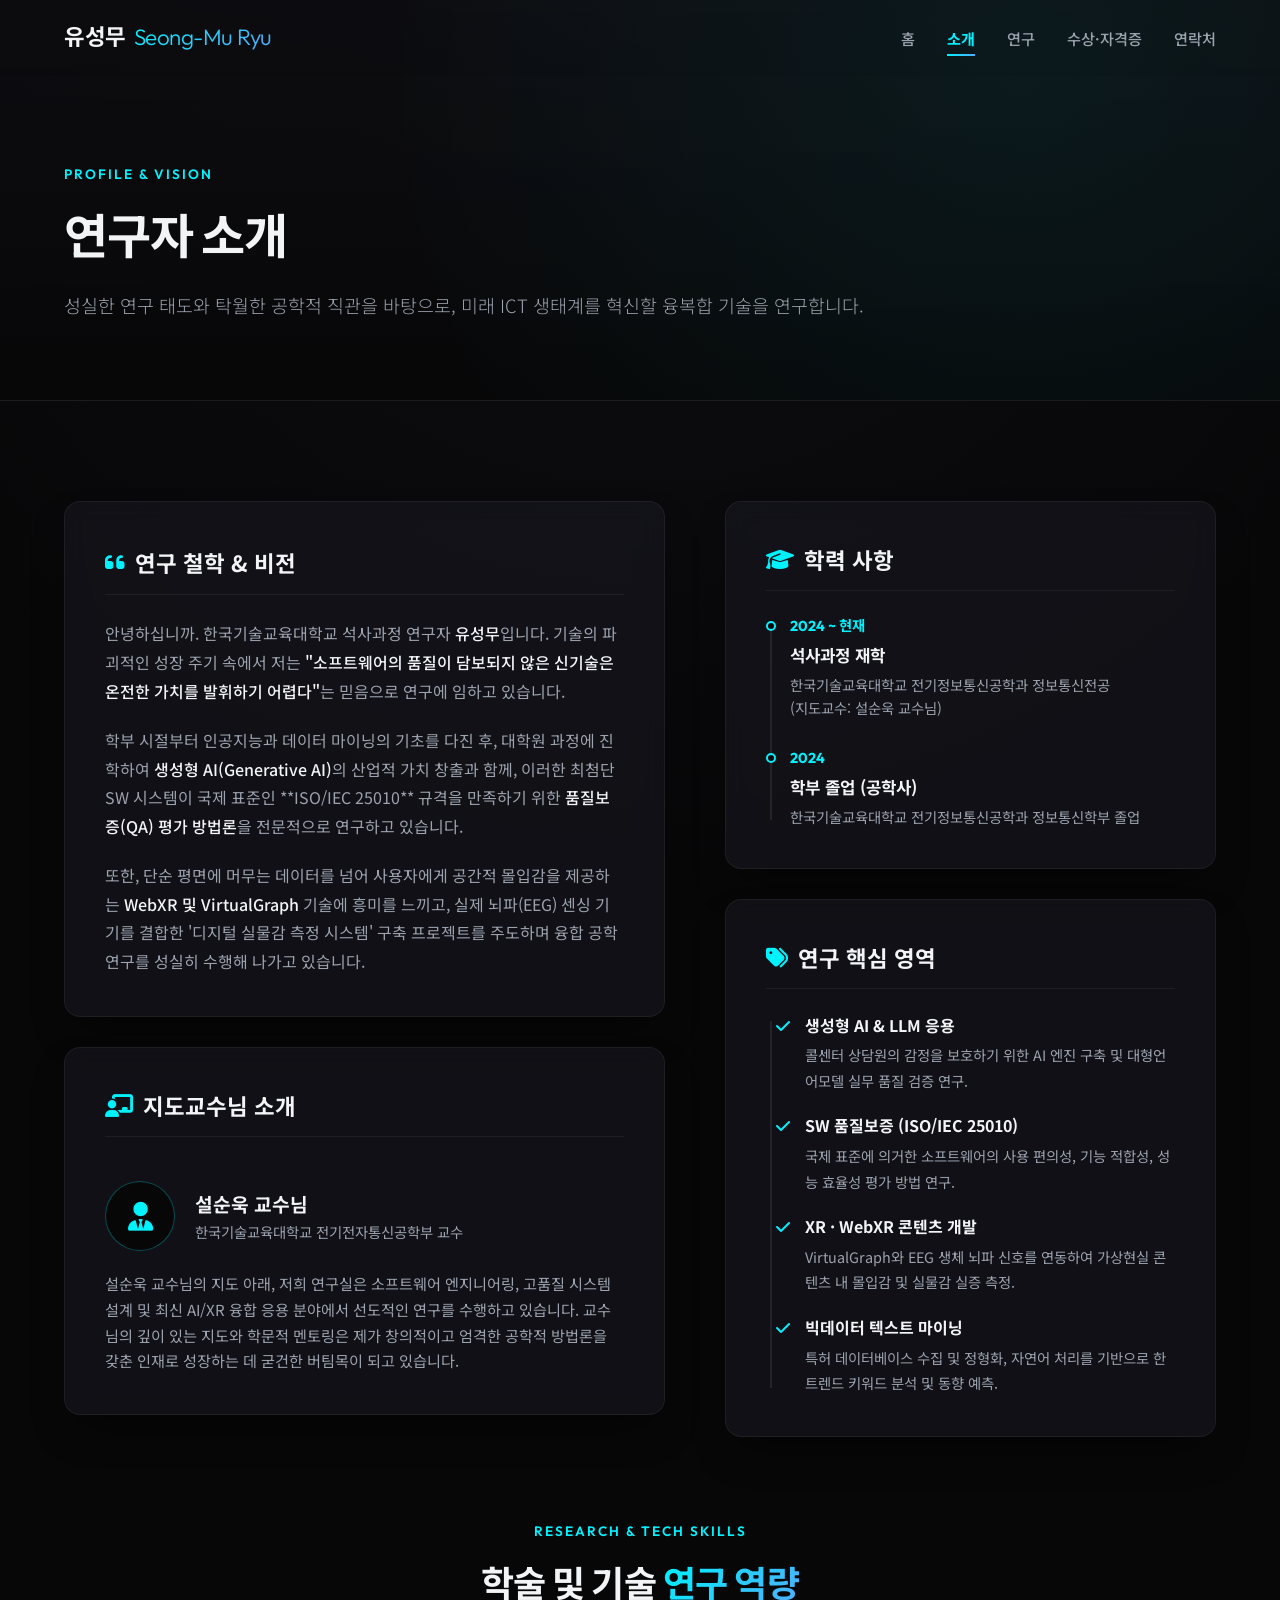
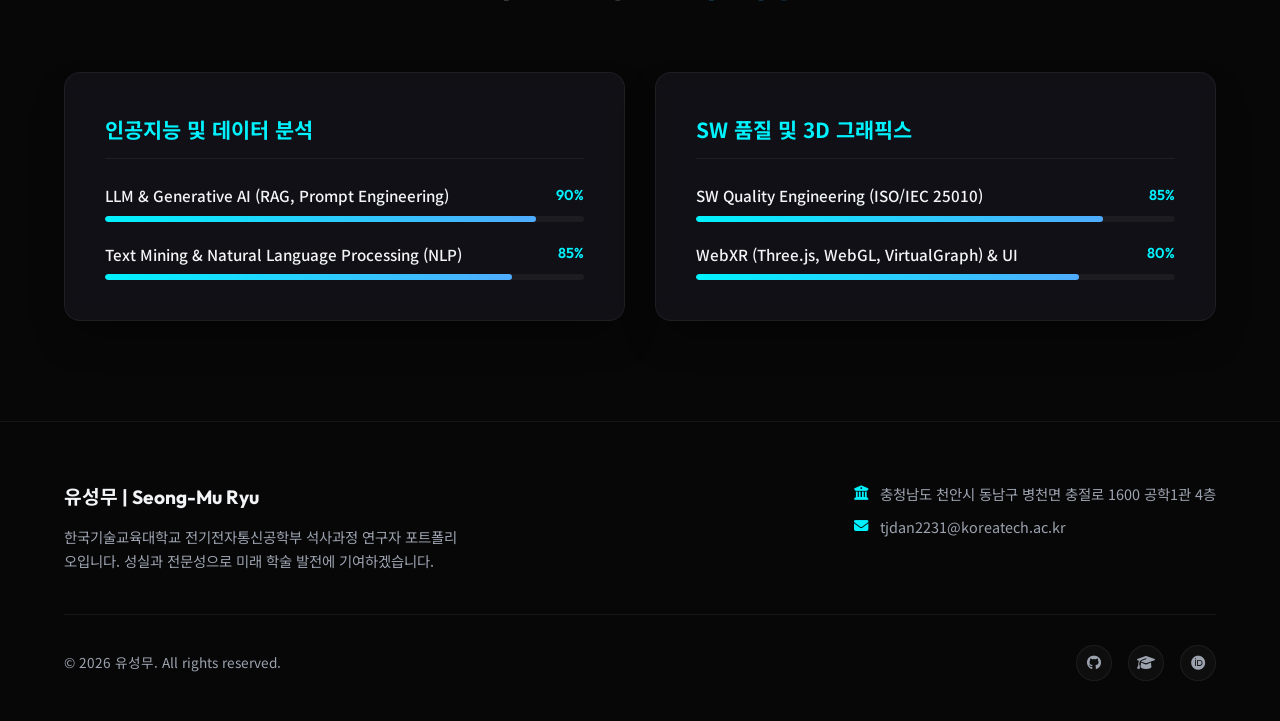
<file: about.html>
<!DOCTYPE html>
<html lang="ko">
<head>
  <meta charset="UTF-8">
  <meta name="viewport" content="width=device-width, initial-scale=1.0">
  <title>소개 | 유성무 연구자 포트폴리오</title>
  <link rel="stylesheet" href="https://cdnjs.cloudflare.com/ajax/libs/font-awesome/6.4.0/css/all.min.css">
  <link rel="stylesheet" href="style.css">
</head>
<body>

  <!-- --- Header / Nav --- -->
  <header class="header scrolled">
    <div class="container nav-container">
      <a href="index.html" class="logo">
        유성무 <span class="text-gradient">Seong-Mu Ryu</span>
      </a>
      <nav class="nav-menu">
        <a href="index.html" class="nav-link">홈</a>
        <a href="about.html" class="nav-link">소개</a>
        <a href="research.html" class="nav-link">연구</a>
        <a href="awards.html" class="nav-link">수상·자격증</a>
        <a href="contact.html" class="nav-link">연락처</a>
      </nav>
      <div class="burger">
        <div class="line1"></div>
        <div class="line2"></div>
        <div class="line3"></div>
      </div>
    </div>
  </header>

  <!-- --- Subpage Banner --- -->
  <section class="subpage-banner">
    <div class="container">
      <div class="banner-content fade-in-up">
        <span class="section-tag">Profile & Vision</span>
        <h1 class="banner-title">연구자 소개</h1>
        <p class="banner-desc">
          성실한 연구 태도와 탁월한 공학적 직관을 바탕으로, 미래 ICT 생태계를 혁신할 융복합 기술을 연구합니다.
        </p>
      </div>
    </div>
  </section>

  <!-- --- Main About Content --- -->
  <section class="section-padding">
    <div class="container">
      <div class="about-detail-grid">
        <!-- 프로필 상세 소개 및 지도교수 (좌측) -->
        <div class="about-detail-left fade-in-up">
          <div class="glass-panel about-intro-card">
            <h3 class="timeline-section-title">
              <i class="fas fa-quote-left"></i> 연구 철학 & 비전
            </h3>
            <p>
              안녕하십니까. 한국기술교육대학교 석사과정 연구자 <strong>유성무</strong>입니다. 
              기술의 파괴적인 성장 주기 속에서 저는 <strong>"소프트웨어의 품질이 담보되지 않은 신기술은 온전한 가치를 발휘하기 어렵다"</strong>는 믿음으로 연구에 임하고 있습니다.
            </p>
            <p>
              학부 시절부터 인공지능과 데이터 마이닝의 기초를 다진 후, 대학원 과정에 진학하여 <strong>생성형 AI(Generative AI)</strong>의 산업적 가치 창출과 함께, 
              이러한 최첨단 SW 시스템이 국제 표준인 **ISO/IEC 25010** 규격을 만족하기 위한 <strong>품질보증(QA) 평가 방법론</strong>을 전문적으로 연구하고 있습니다.
            </p>
            <p>
              또한, 단순 평면에 머무는 데이터를 넘어 사용자에게 공간적 몰입감을 제공하는 <strong>WebXR 및 VirtualGraph</strong> 기술에 흥미를 느끼고, 
              실제 뇌파(EEG) 센싱 기기를 결합한 '디지털 실물감 측정 시스템' 구축 프로젝트를 주도하며 융합 공학 연구를 성실히 수행해 나가고 있습니다.
            </p>
          </div>

          <!-- 지도교수 소개 카드 -->
          <div class="glass-panel prof-card-wrapper fade-in-up" style="margin-top: 30px;">
            <h3 class="timeline-section-title">
              <i class="fas fa-chalkboard-teacher"></i> 지도교수님 소개
            </h3>
            <div class="prof-info-box">
              <div class="prof-avatar">
                <i class="fas fa-user-tie"></i>
              </div>
              <div class="prof-title">
                <h4>설순욱 교수님</h4>
                <p>한국기술교육대학교 전기전자통신공학부 교수</p>
              </div>
            </div>
            <p class="prof-desc-text">
              설순욱 교수님의 지도 아래, 저희 연구실은 소프트웨어 엔지니어링, 고품질 시스템 설계 및 최신 AI/XR 융합 응용 분야에서 선도적인 연구를 수행하고 있습니다. 
              교수님의 깊이 있는 지도와 학문적 멘토링은 제가 창의적이고 엄격한 공학적 방법론을 갖춘 인재로 성장하는 데 굳건한 버팀목이 되고 있습니다.
            </p>
          </div>
        </div>

        <!-- 학력 및 연구 주제 (우측) -->
        <div class="about-detail-right fade-in-up delay-200">
          <!-- 학력 사항 카드 -->
          <div class="glass-panel" style="padding: 40px; margin-bottom: 30px;">
            <h3 class="timeline-section-title">
              <i class="fas fa-graduation-cap"></i> 학력 사항
            </h3>
            <div class="timeline" style="margin-bottom: 0;">
              <div class="timeline-item">
                <div class="timeline-marker"></div>
                <div class="timeline-year">2024 ~ 현재</div>
                <div class="timeline-title">석사과정 재학</div>
                <div class="timeline-desc">
                  한국기술교육대학교 전기정보통신공학과 정보통신전공<br>
                  (지도교수: 설순욱 교수님)
                </div>
              </div>
              <div class="timeline-item">
                <div class="timeline-marker"></div>
                <div class="timeline-year">2024</div>
                <div class="timeline-title">학부 졸업 (공학사)</div>
                <div class="timeline-desc">
                  한국기술교육대학교 전기정보통신공학과 정보통신학부 졸업
                </div>
              </div>
            </div>
          </div>

          <!-- 주요 연구 분야 정의 -->
          <div class="glass-panel" style="padding: 40px;">
            <h3 class="timeline-section-title">
              <i class="fas fa-tags"></i> 연구 핵심 영역
            </h3>
            <div class="timeline" style="margin-bottom: 0; padding-left: 10px; border-left: none;">
              <ul style="display: flex; flex-direction: column; gap: 20px;">
                <li style="display: flex; gap: 15px; align-items: flex-start;">
                  <i class="fas fa-check" style="color: var(--primary); margin-top: 5px;"></i>
                  <div>
                    <strong style="display: block; font-size: 1rem; margin-bottom: 4px;">생성형 AI & LLM 응용</strong>
                    <span style="font-size: 0.9rem; color: var(--text-muted);">콜센터 상담원의 감정을 보호하기 위한 AI 엔진 구축 및 대형언어모델 실무 품질 검증 연구.</span>
                  </div>
                </li>
                <li style="display: flex; gap: 15px; align-items: flex-start;">
                  <i class="fas fa-check" style="color: var(--primary); margin-top: 5px;"></i>
                  <div>
                    <strong style="display: block; font-size: 1rem; margin-bottom: 4px;">SW 품질보증 (ISO/IEC 25010)</strong>
                    <span style="font-size: 0.9rem; color: var(--text-muted);">국제 표준에 의거한 소프트웨어의 사용 편의성, 기능 적합성, 성능 효율성 평가 방법 연구.</span>
                  </div>
                </li>
                <li style="display: flex; gap: 15px; align-items: flex-start;">
                  <i class="fas fa-check" style="color: var(--primary); margin-top: 5px;"></i>
                  <div>
                    <strong style="display: block; font-size: 1rem; margin-bottom: 4px;">XR · WebXR 콘텐츠 개발</strong>
                    <span style="font-size: 0.9rem; color: var(--text-muted);">VirtualGraph와 EEG 생체 뇌파 신호를 연동하여 가상현실 콘텐츠 내 몰입감 및 실물감 실증 측정.</span>
                  </div>
                </li>
                <li style="display: flex; gap: 15px; align-items: flex-start;">
                  <i class="fas fa-check" style="color: var(--primary); margin-top: 5px;"></i>
                  <div>
                    <strong style="display: block; font-size: 1rem; margin-bottom: 4px;">빅데이터 텍스트 마이닝</strong>
                    <span style="font-size: 0.9rem; color: var(--text-muted);">특허 데이터베이스 수집 및 정형화, 자연어 처리를 기반으로 한 트렌드 키워드 분석 및 동향 예측.</span>
                  </div>
                </li>
              </ul>
            </div>
          </div>
        </div>
      </div>

      <!-- --- 상세 연구 역량 (스킬 바) --- -->
      <div class="skills-detail-section fade-in-up">
        <div class="section-header">
          <span class="section-tag">Research & Tech Skills</span>
          <h2 class="section-title">학술 및 기술 <span>연구 역량</span></h2>
        </div>

        <div class="skills-grid">
          <!-- 역량 1 -->
          <div class="glass-panel skill-category">
            <h3>인공지능 및 데이터 분석</h3>
            <div class="skill-list">
              <div class="skill-item">
                <div class="skill-item-info">
                  <span class="skill-name">LLM & Generative AI (RAG, Prompt Engineering)</span>
                  <span class="skill-pct">90%</span>
                </div>
                <div class="skill-progress-bg">
                  <div class="skill-progress-bar" data-width="90%"></div>
                </div>
              </div>
              <div class="skill-item">
                <div class="skill-item-info">
                  <span class="skill-name">Text Mining & Natural Language Processing (NLP)</span>
                  <span class="skill-pct">85%</span>
                </div>
                <div class="skill-progress-bg">
                  <div class="skill-progress-bar" data-width="85%"></div>
                </div>
              </div>
            </div>
          </div>

          <!-- 역량 2 -->
          <div class="glass-panel skill-category">
            <h3>SW 품질 및 3D 그래픽스</h3>
            <div class="skill-list">
              <div class="skill-item">
                <div class="skill-item-info">
                  <span class="skill-name">SW Quality Engineering (ISO/IEC 25010)</span>
                  <span class="skill-pct">85%</span>
                </div>
                <div class="skill-progress-bg">
                  <div class="skill-progress-bar" data-width="85%"></div>
                </div>
              </div>
              <div class="skill-item">
                <div class="skill-item-info">
                  <span class="skill-name">WebXR (Three.js, WebGL, VirtualGraph) & UI</span>
                  <span class="skill-pct">80%</span>
                </div>
                <div class="skill-progress-bg">
                  <div class="skill-progress-bar" data-width="80%"></div>
                </div>
              </div>
            </div>
          </div>
        </div>
      </div>
    </div>
  </section>

  <!-- --- Footer --- -->
  <footer class="footer">
    <div class="container">
      <div class="footer-top">
        <div class="footer-brand">
          <h5>유성무 | Seong-Mu Ryu</h5>
          <p>한국기술교육대학교 전기전자통신공학부 석사과정 연구자 포트폴리오입니다. 성실과 전문성으로 미래 학술 발전에 기여하겠습니다.</p>
        </div>
        <div class="footer-contact">
          <div class="footer-contact-item">
            <i class="fas fa-university"></i>
            <span>충청남도 천안시 동남구 병천면 충절로 1600 공학1관 4층</span>
          </div>
          <div class="footer-contact-item">
            <i class="fas fa-envelope"></i>
            <span>tjdan2231@koreatech.ac.kr</span>
          </div>
        </div>
      </div>
      <div class="footer-bottom">
        <div class="copyright">
          &copy; 2026 유성무. All rights reserved.
        </div>
        <div class="footer-socials">
          <a href="https://github.com" target="_blank" class="social-icon" aria-label="GitHub"><i class="fab fa-github"></i></a>
          <a href="https://scholar.google.com" target="_blank" class="social-icon" aria-label="Google Scholar"><i class="fas fa-graduation-cap"></i></a>
          <a href="https://orcid.org" target="_blank" class="social-icon" aria-label="ORCID"><i class="fab fa-orcid"></i></a>
        </div>
      </div>
    </div>
  </footer>

  <script src="app.js"></script>
</body>
</html>
</file>
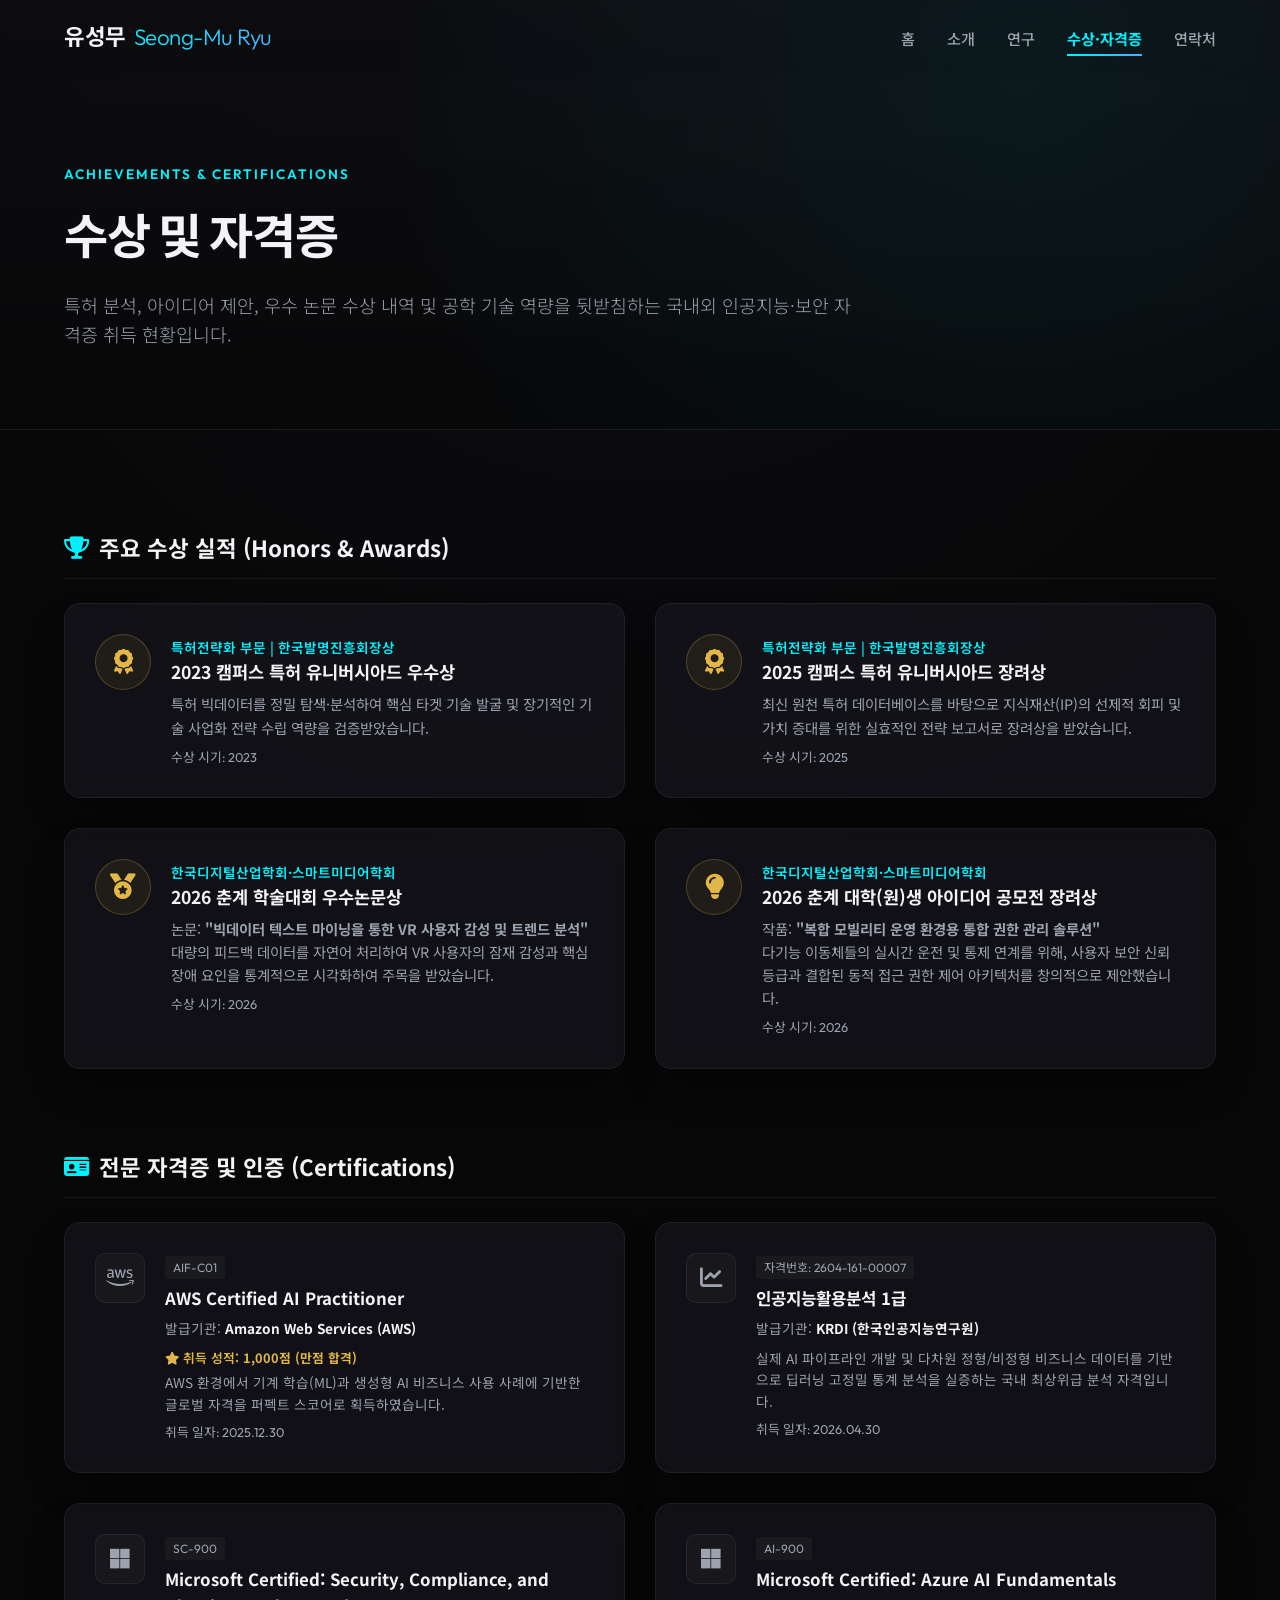
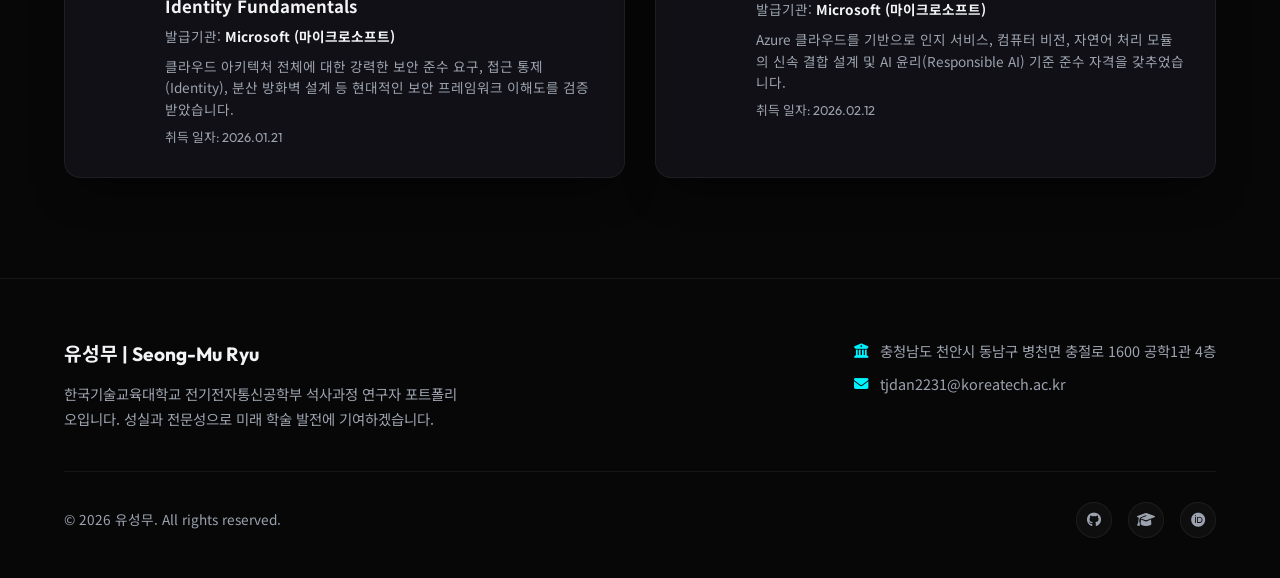
<file: awards.html>
<!DOCTYPE html>
<html lang="ko">
<head>
  <meta charset="UTF-8">
  <meta name="viewport" content="width=device-width, initial-scale=1.0">
  <title>수상 및 자격증 | 유성무 연구자 포트폴리오</title>
  <link rel="stylesheet" href="https://cdnjs.cloudflare.com/ajax/libs/font-awesome/6.4.0/css/all.min.css">
  <link rel="stylesheet" href="style.css">
</head>
<body>

  <!-- --- Header / Nav --- -->
  <header class="header scrolled">
    <div class="container nav-container">
      <a href="index.html" class="logo">
        유성무 <span class="text-gradient">Seong-Mu Ryu</span>
      </a>
      <nav class="nav-menu">
        <a href="index.html" class="nav-link">홈</a>
        <a href="about.html" class="nav-link">소개</a>
        <a href="research.html" class="nav-link">연구</a>
        <a href="awards.html" class="nav-link">수상·자격증</a>
        <a href="contact.html" class="nav-link">연락처</a>
      </nav>
      <div class="burger">
        <div class="line1"></div>
        <div class="line2"></div>
        <div class="line3"></div>
      </div>
    </div>
  </header>

  <!-- --- Subpage Banner --- -->
  <section class="subpage-banner">
    <div class="container">
      <div class="banner-content fade-in-up">
        <span class="section-tag">Achievements & Certifications</span>
        <h1 class="banner-title">수상 및 자격증</h1>
        <p class="banner-desc">
          특허 분석, 아이디어 제안, 우수 논문 수상 내역 및 공학 기술 역량을 뒷받침하는 국내외 인공지능·보안 자격증 취득 현황입니다.
        </p>
      </div>
    </div>
  </section>

  <!-- --- Main Awards/Certs Content --- -->
  <section class="section-padding">
    <div class="container">
      <!-- 1. 수상 실적 (Awards Section) -->
      <div class="awards-section fade-in-up" style="margin-bottom: 80px;">
        <h3 class="timeline-section-title">
          <i class="fas fa-trophy"></i> 주요 수상 실적 (Honors & Awards)
        </h3>
        
        <div class="awards-grid">
          <!-- 수상 1 -->
          <div class="glass-panel award-card">
            <div class="award-badge-icon">
              <i class="fas fa-award"></i>
            </div>
            <div class="award-details">
              <span class="award-org">특허전략화 부문 | 한국발명진흥회장상</span>
              <h4>2023 캠퍼스 특허 유니버시아드 우수상</h4>
              <p style="font-size: 0.9rem; color: var(--text-muted); margin-bottom: 8px;">특허 빅데이터를 정밀 탐색·분석하여 핵심 타겟 기술 발굴 및 장기적인 기술 사업화 전략 수립 역량을 검증받았습니다.</p>
              <div class="award-date">수상 시기: 2023</div>
            </div>
          </div>

          <!-- 수상 2 -->
          <div class="glass-panel award-card">
            <div class="award-badge-icon">
              <i class="fas fa-award"></i>
            </div>
            <div class="award-details">
              <span class="award-org">특허전략화 부문 | 한국발명진흥회장상</span>
              <h4>2025 캠퍼스 특허 유니버시아드 장려상</h4>
              <p style="font-size: 0.9rem; color: var(--text-muted); margin-bottom: 8px;">최신 원천 특허 데이터베이스를 바탕으로 지식재산(IP)의 선제적 회피 및 가치 증대를 위한 실효적인 전략 보고서로 장려상을 받았습니다.</p>
              <div class="award-date">수상 시기: 2025</div>
            </div>
          </div>

          <!-- 수상 3 -->
          <div class="glass-panel award-card">
            <div class="award-badge-icon">
              <i class="fas fa-medal"></i>
            </div>
            <div class="award-details">
              <span class="award-org">한국디지털산업학회·스마트미디어학회</span>
              <h4>2026 춘계 학술대회 우수논문상</h4>
              <p style="font-size: 0.9rem; color: var(--text-muted); margin-bottom: 8px;">
                논문: <strong>"빅데이터 텍스트 마이닝을 통한 VR 사용자 감성 및 트렌드 분석"</strong><br>
                대량의 피드백 데이터를 자연어 처리하여 VR 사용자의 잠재 감성과 핵심 장애 요인을 통계적으로 시각화하여 주목을 받았습니다.
              </p>
              <div class="award-date">수상 시기: 2026</div>
            </div>
          </div>

          <!-- 수상 4 -->
          <div class="glass-panel award-card">
            <div class="award-badge-icon">
              <i class="fas fa-lightbulb"></i>
            </div>
            <div class="award-details">
              <span class="award-org">한국디지털산업학회·스마트미디어학회</span>
              <h4>2026 춘계 대학(원)생 아이디어 공모전 장려상</h4>
              <p style="font-size: 0.9rem; color: var(--text-muted); margin-bottom: 8px;">
                작품: <strong>"복합 모빌리티 운영 환경용 통합 권한 관리 솔루션"</strong><br>
                다기능 이동체들의 실시간 운전 및 통제 연계를 위해, 사용자 보안 신뢰 등급과 결합된 동적 접근 권한 제어 아키텍처를 창의적으로 제안했습니다.
              </p>
              <div class="award-date">수상 시기: 2026</div>
            </div>
          </div>
        </div>
      </div>

      <!-- 2. 자격증 (Certifications Section) -->
      <div class="certifications-section fade-in-up delay-200">
        <h3 class="timeline-section-title">
          <i class="fas fa-id-card"></i> 전문 자격증 및 인증 (Certifications)
        </h3>
        
        <div class="cert-grid">
          <!-- 자격 1 (AWS) -->
          <div class="glass-panel cert-card">
            <div class="cert-badge-icon">
              <i class="fab fa-aws"></i>
            </div>
            <div class="cert-details">
              <span class="cert-number">AIF-C01</span>
              <h4>AWS Certified AI Practitioner</h4>
              <p class="cert-org">발급기관: <strong>Amazon Web Services (AWS)</strong></p>
              <div class="cert-score"><i class="fas fa-star" style="color: var(--accent-gold);"></i> 취득 성적: <strong>1,000점 (만점 합격)</strong></div>
              <p style="font-size: 0.85rem; color: var(--text-muted); margin-top: 4px;">AWS 환경에서 기계 학습(ML)과 생성형 AI 비즈니스 사용 사례에 기반한 글로벌 자격을 퍼펙트 스코어로 획득하였습니다.</p>
              <div class="award-date" style="margin-top: 6px;">취득 일자: 2025.12.30</div>
            </div>
          </div>

          <!-- 자격 2 (KRDI) -->
          <div class="glass-panel cert-card">
            <div class="cert-badge-icon">
              <i class="fas fa-chart-line"></i>
            </div>
            <div class="cert-details">
              <span class="cert-number">자격번호: 2604-161-00007</span>
              <h4>인공지능활용분석 1급</h4>
              <p class="cert-org">발급기관: <strong>KRDI (한국인공지능연구원)</strong></p>
              <p style="font-size: 0.85rem; color: var(--text-muted);">실제 AI 파이프라인 개발 및 다차원 정형/비정형 비즈니스 데이터를 기반으로 딥러닝 고정밀 통계 분석을 실증하는 국내 최상위급 분석 자격입니다.</p>
              <div class="award-date" style="margin-top: 6px;">취득 일자: 2026.04.30</div>
            </div>
          </div>

          <!-- 자격 3 (MS SC-900) -->
          <div class="glass-panel cert-card">
            <div class="cert-badge-icon">
              <i class="fab fa-microsoft"></i>
            </div>
            <div class="cert-details">
              <span class="cert-number">SC-900</span>
              <h4>Microsoft Certified: Security, Compliance, and Identity Fundamentals</h4>
              <p class="cert-org">발급기관: <strong>Microsoft (마이크로소프트)</strong></p>
              <p style="font-size: 0.85rem; color: var(--text-muted);">클라우드 아키텍처 전체에 대한 강력한 보안 준수 요구, 접근 통제(Identity), 분산 방화벽 설계 등 현대적인 보안 프레임워크 이해도를 검증받았습니다.</p>
              <div class="award-date" style="margin-top: 6px;">취득 일자: 2026.01.21</div>
            </div>
          </div>

          <!-- 자격 4 (MS AI-900) -->
          <div class="glass-panel cert-card">
            <div class="cert-badge-icon">
              <i class="fab fa-microsoft"></i>
            </div>
            <div class="cert-details">
              <span class="cert-number">AI-900</span>
              <h4>Microsoft Certified: Azure AI Fundamentals</h4>
              <p class="cert-org">발급기관: <strong>Microsoft (마이크로소프트)</strong></p>
              <p style="font-size: 0.85rem; color: var(--text-muted);">Azure 클라우드를 기반으로 인지 서비스, 컴퓨터 비전, 자연어 처리 모듈의 신속 결합 설계 및 AI 윤리(Responsible AI) 기준 준수 자격을 갖추었습니다.</p>
              <div class="award-date" style="margin-top: 6px;">취득 일자: 2026.02.12</div>
            </div>
          </div>
        </div>
      </div>
    </div>
  </section>

  <!-- --- Footer --- -->
  <footer class="footer">
    <div class="container">
      <div class="footer-top">
        <div class="footer-brand">
          <h5>유성무 | Seong-Mu Ryu</h5>
          <p>한국기술교육대학교 전기전자통신공학부 석사과정 연구자 포트폴리오입니다. 성실과 전문성으로 미래 학술 발전에 기여하겠습니다.</p>
        </div>
        <div class="footer-contact">
          <div class="footer-contact-item">
            <i class="fas fa-university"></i>
            <span>충청남도 천안시 동남구 병천면 충절로 1600 공학1관 4층</span>
          </div>
          <div class="footer-contact-item">
            <i class="fas fa-envelope"></i>
            <span>tjdan2231@koreatech.ac.kr</span>
          </div>
        </div>
      </div>
      <div class="footer-bottom">
        <div class="copyright">
          &copy; 2026 유성무. All rights reserved.
        </div>
        <div class="footer-socials">
          <a href="https://github.com" target="_blank" class="social-icon" aria-label="GitHub"><i class="fab fa-github"></i></a>
          <a href="https://scholar.google.com" target="_blank" class="social-icon" aria-label="Google Scholar"><i class="fas fa-graduation-cap"></i></a>
          <a href="https://orcid.org" target="_blank" class="social-icon" aria-label="ORCID"><i class="fab fa-orcid"></i></a>
        </div>
      </div>
    </div>
  </footer>

  <script src="app.js"></script>
</body>
</html>
</file>
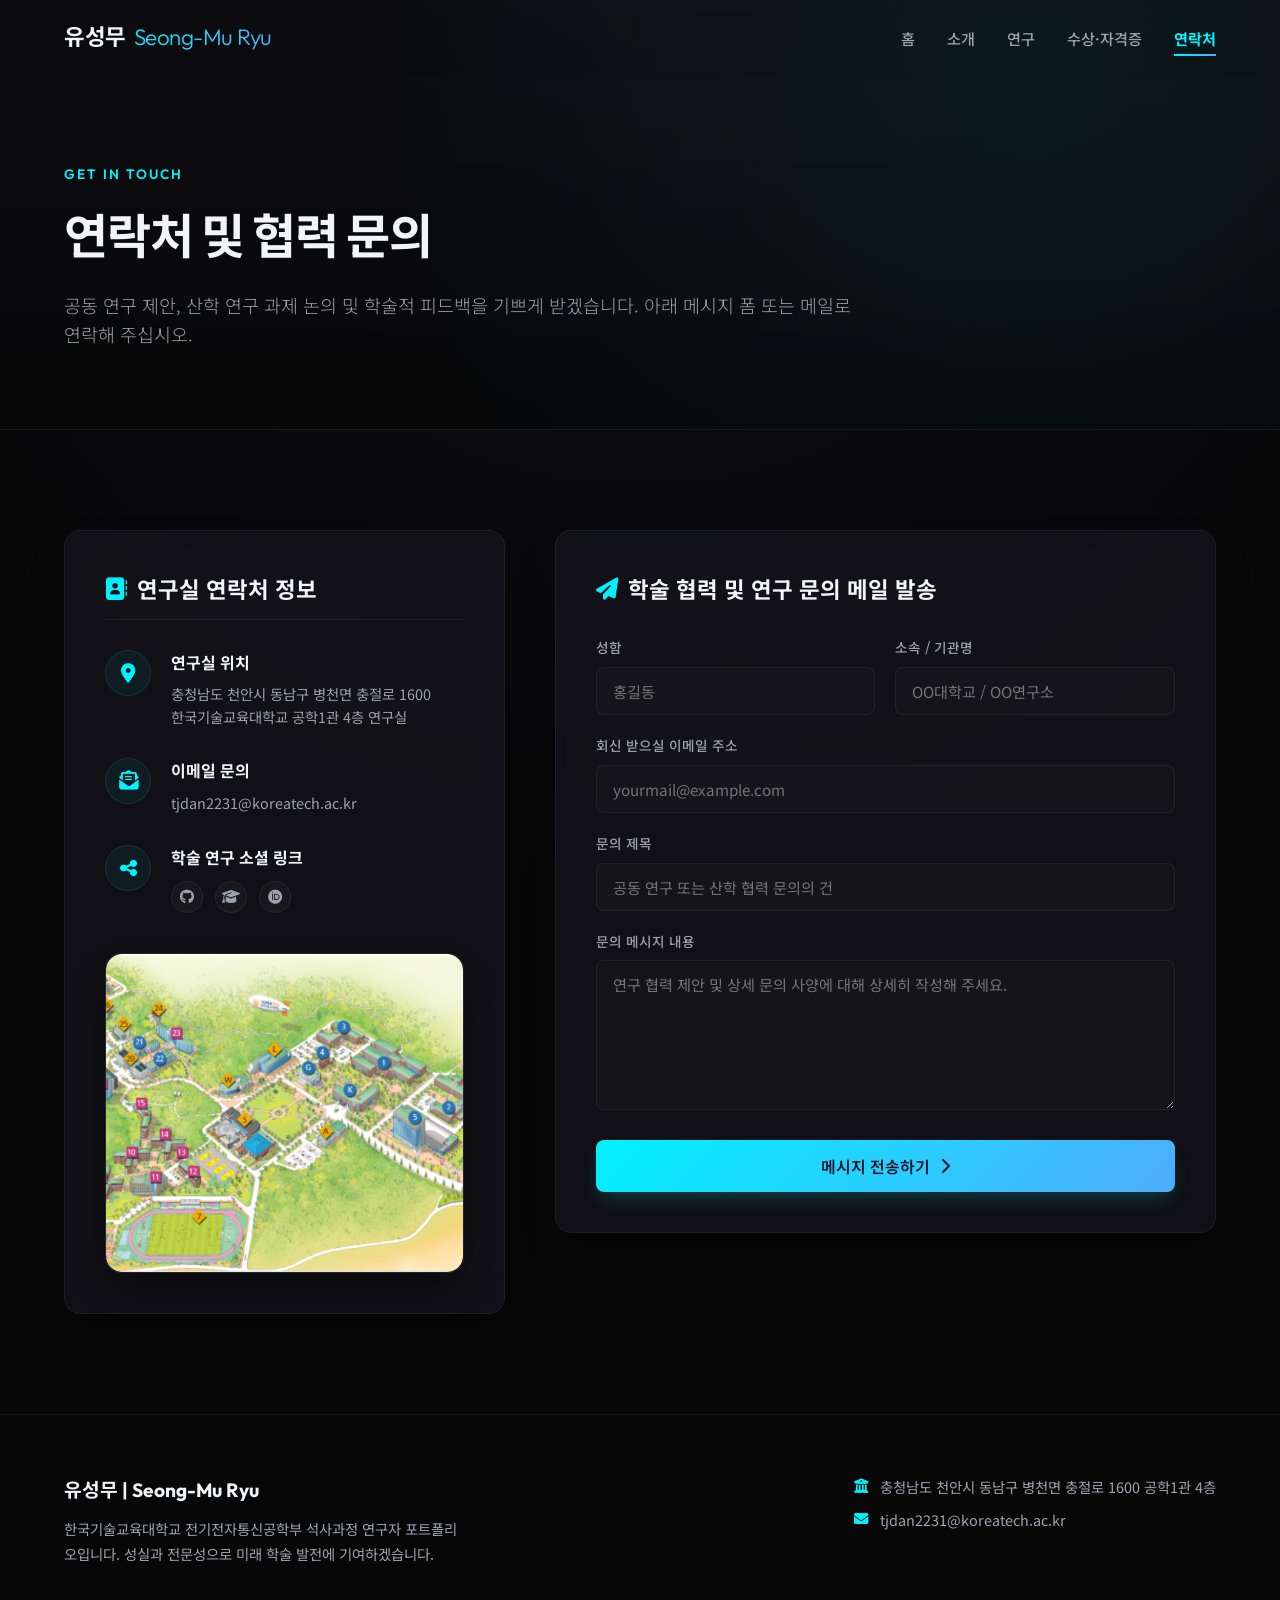
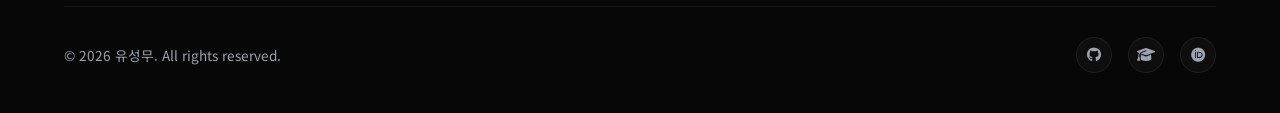
<file: contact.html>
<!DOCTYPE html>
<html lang="ko">
<head>
  <meta charset="UTF-8">
  <meta name="viewport" content="width=device-width, initial-scale=1.0">
  <title>연락처 | 유성무 연구자 포트폴리오</title>
  <link rel="stylesheet" href="https://cdnjs.cloudflare.com/ajax/libs/font-awesome/6.4.0/css/all.min.css">
  <link rel="stylesheet" href="style.css">
</head>
<body>

  <!-- --- Header / Nav --- -->
  <header class="header scrolled">
    <div class="container nav-container">
      <a href="index.html" class="logo">
        유성무 <span class="text-gradient">Seong-Mu Ryu</span>
      </a>
      <nav class="nav-menu">
        <a href="index.html" class="nav-link">홈</a>
        <a href="about.html" class="nav-link">소개</a>
        <a href="research.html" class="nav-link">연구</a>
        <a href="awards.html" class="nav-link">수상·자격증</a>
        <a href="contact.html" class="nav-link">연락처</a>
      </nav>
      <div class="burger">
        <div class="line1"></div>
        <div class="line2"></div>
        <div class="line3"></div>
      </div>
    </div>
  </header>

  <!-- --- Subpage Banner --- -->
  <section class="subpage-banner">
    <div class="container">
      <div class="banner-content fade-in-up">
        <span class="section-tag">Get in Touch</span>
        <h1 class="banner-title">연락처 및 협력 문의</h1>
        <p class="banner-desc">
          공동 연구 제안, 산학 연구 과제 논의 및 학술적 피드백을 기쁘게 받겠습니다. 아래 메시지 폼 또는 메일로 연락해 주십시오.
        </p>
      </div>
    </div>
  </section>

  <!-- --- Main Contact Content --- -->
  <section class="section-padding">
    <div class="container">
      <div class="contact-grid">
        <!-- 연락처 정보 및 가상 지도 (좌측) -->
        <div class="contact-left fade-in-up">
          <div class="glass-panel contact-info-card">
            <h3 class="timeline-section-title" style="margin-bottom: 30px;">
              <i class="fas fa-address-book"></i> 연구실 연락처 정보
            </h3>
            
            <div class="contact-info-list">
              <!-- 주소 -->
              <div class="contact-info-item">
                <div class="contact-info-icon">
                  <i class="fas fa-map-marker-alt"></i>
                </div>
                <div class="contact-info-details">
                  <h5>연구실 위치</h5>
                  <p>충청남도 천안시 동남구 병천면 충절로 1600<br>한국기술교육대학교 공학1관 4층 연구실</p>
                </div>
              </div>

              <!-- 이메일 -->
              <div class="contact-info-item">
                <div class="contact-info-icon">
                  <i class="fas fa-envelope-open-text"></i>
                </div>
                <div class="contact-info-details">
                  <h5>이메일 문의</h5>
                  <a href="mailto:tjdan2231@koreatech.ac.kr">tjdan2231@koreatech.ac.kr</a>
                </div>
              </div>

              <!-- 학술 네트워크 -->
              <div class="contact-info-item">
                <div class="contact-info-icon">
                  <i class="fas fa-share-nodes"></i>
                </div>
                <div class="contact-info-details">
                  <h5>학술 연구 소셜 링크</h5>
                  <div style="display: flex; gap: 12px; margin-top: 10px;">
                    <a href="https://github.com" target="_blank" class="social-icon" aria-label="GitHub" style="width: 32px; height: 32px;"><i class="fab fa-github"></i></a>
                    <a href="https://scholar.google.com" target="_blank" class="social-icon" aria-label="Google Scholar" style="width: 32px; height: 32px;"><i class="fas fa-graduation-cap"></i></a>
                    <a href="https://orcid.org" target="_blank" class="social-icon" aria-label="ORCID" style="width: 32px; height: 32px;"><i class="fab fa-orcid"></i></a>
                  </div>
                </div>
              </div>
            </div>

            <!-- 캠퍼스 지도 카드 -->
            <div class="glass-panel map-placeholder-card" style="margin-top: 40px; padding: 0; overflow: hidden; height: 320px; position: relative;">
              <img src="assets/koreatech_map.png" alt="한국기술교육대학교 캠퍼스 맵" style="width: 100%; height: 100%; object-fit: cover; display: block; border-radius: 16px;">
            </div>
          </div>
        </div>

        <!-- 연락처 메시지 입력 폼 (우측) -->
        <div class="contact-right fade-in-up delay-200">
          <div class="glass-panel contact-right-card">
            <h3 class="form-title">
              <i class="fas fa-paper-plane"></i> 학술 협력 및 연구 문의 메일 발송
            </h3>
            
            <form id="portfolio-contact-form" autocomplete="off">
              <div class="form-grid">
                <!-- 이름 -->
                <div class="form-group">
                  <label for="form-name" class="form-label">성함</label>
                  <input type="text" id="form-name" class="form-control" placeholder="홍길동" required>
                </div>
                
                <!-- 소속 -->
                <div class="form-group">
                  <label for="form-org" class="form-label">소속 / 기관명</label>
                  <input type="text" id="form-org" class="form-control" placeholder="OO대학교 / OO연구소" required>
                </div>
              </div>

              <!-- 회신 메일 -->
              <div class="form-group" style="margin-bottom: 20px;">
                <label for="form-email" class="form-label">회신 받으실 이메일 주소</label>
                <input type="email" id="form-email" class="form-control" placeholder="yourmail@example.com" required>
              </div>

              <!-- 제목 -->
              <div class="form-group" style="margin-bottom: 20px;">
                <label for="form-subject" class="form-label">문의 제목</label>
                <input type="text" id="form-subject" class="form-control" placeholder="공동 연구 또는 산학 협력 문의의 건" required>
              </div>

              <!-- 내용 -->
              <div class="form-group full-width" style="margin-bottom: 30px;">
                <label for="form-message" class="form-label">문의 메시지 내용</label>
                <textarea id="form-message" class="form-control" placeholder="연구 협력 제안 및 상세 문의 사양에 대해 상세히 작성해 주세요." required></textarea>
              </div>

              <!-- 발송 버튼 -->
              <button type="submit" class="submit-btn">
                메시지 전송하기 <i class="fas fa-chevron-right"></i>
              </button>

              <!-- 모의 발송 성공 팝업 배너 -->
              <div id="form-status" class="form-status"></div>
            </form>
          </div>
        </div>
      </div>
    </div>
  </section>

  <!-- --- Footer --- -->
  <footer class="footer">
    <div class="container">
      <div class="footer-top">
        <div class="footer-brand">
          <h5>유성무 | Seong-Mu Ryu</h5>
          <p>한국기술교육대학교 전기전자통신공학부 석사과정 연구자 포트폴리오입니다. 성실과 전문성으로 미래 학술 발전에 기여하겠습니다.</p>
        </div>
        <div class="footer-contact">
          <div class="footer-contact-item">
            <i class="fas fa-university"></i>
            <span>충청남도 천안시 동남구 병천면 충절로 1600 공학1관 4층</span>
          </div>
          <div class="footer-contact-item">
            <i class="fas fa-envelope"></i>
            <span>tjdan2231@koreatech.ac.kr</span>
          </div>
        </div>
      </div>
      <div class="footer-bottom">
        <div class="copyright">
          &copy; 2026 유성무. All rights reserved.
        </div>
        <div class="footer-socials">
          <a href="https://github.com" target="_blank" class="social-icon" aria-label="GitHub"><i class="fab fa-github"></i></a>
          <a href="https://scholar.google.com" target="_blank" class="social-icon" aria-label="Google Scholar"><i class="fas fa-graduation-cap"></i></a>
          <a href="https://orcid.org" target="_blank" class="social-icon" aria-label="ORCID"><i class="fab fa-orcid"></i></a>
        </div>
      </div>
    </div>
  </footer>

  <script src="app.js"></script>
</body>
</html>
</file>
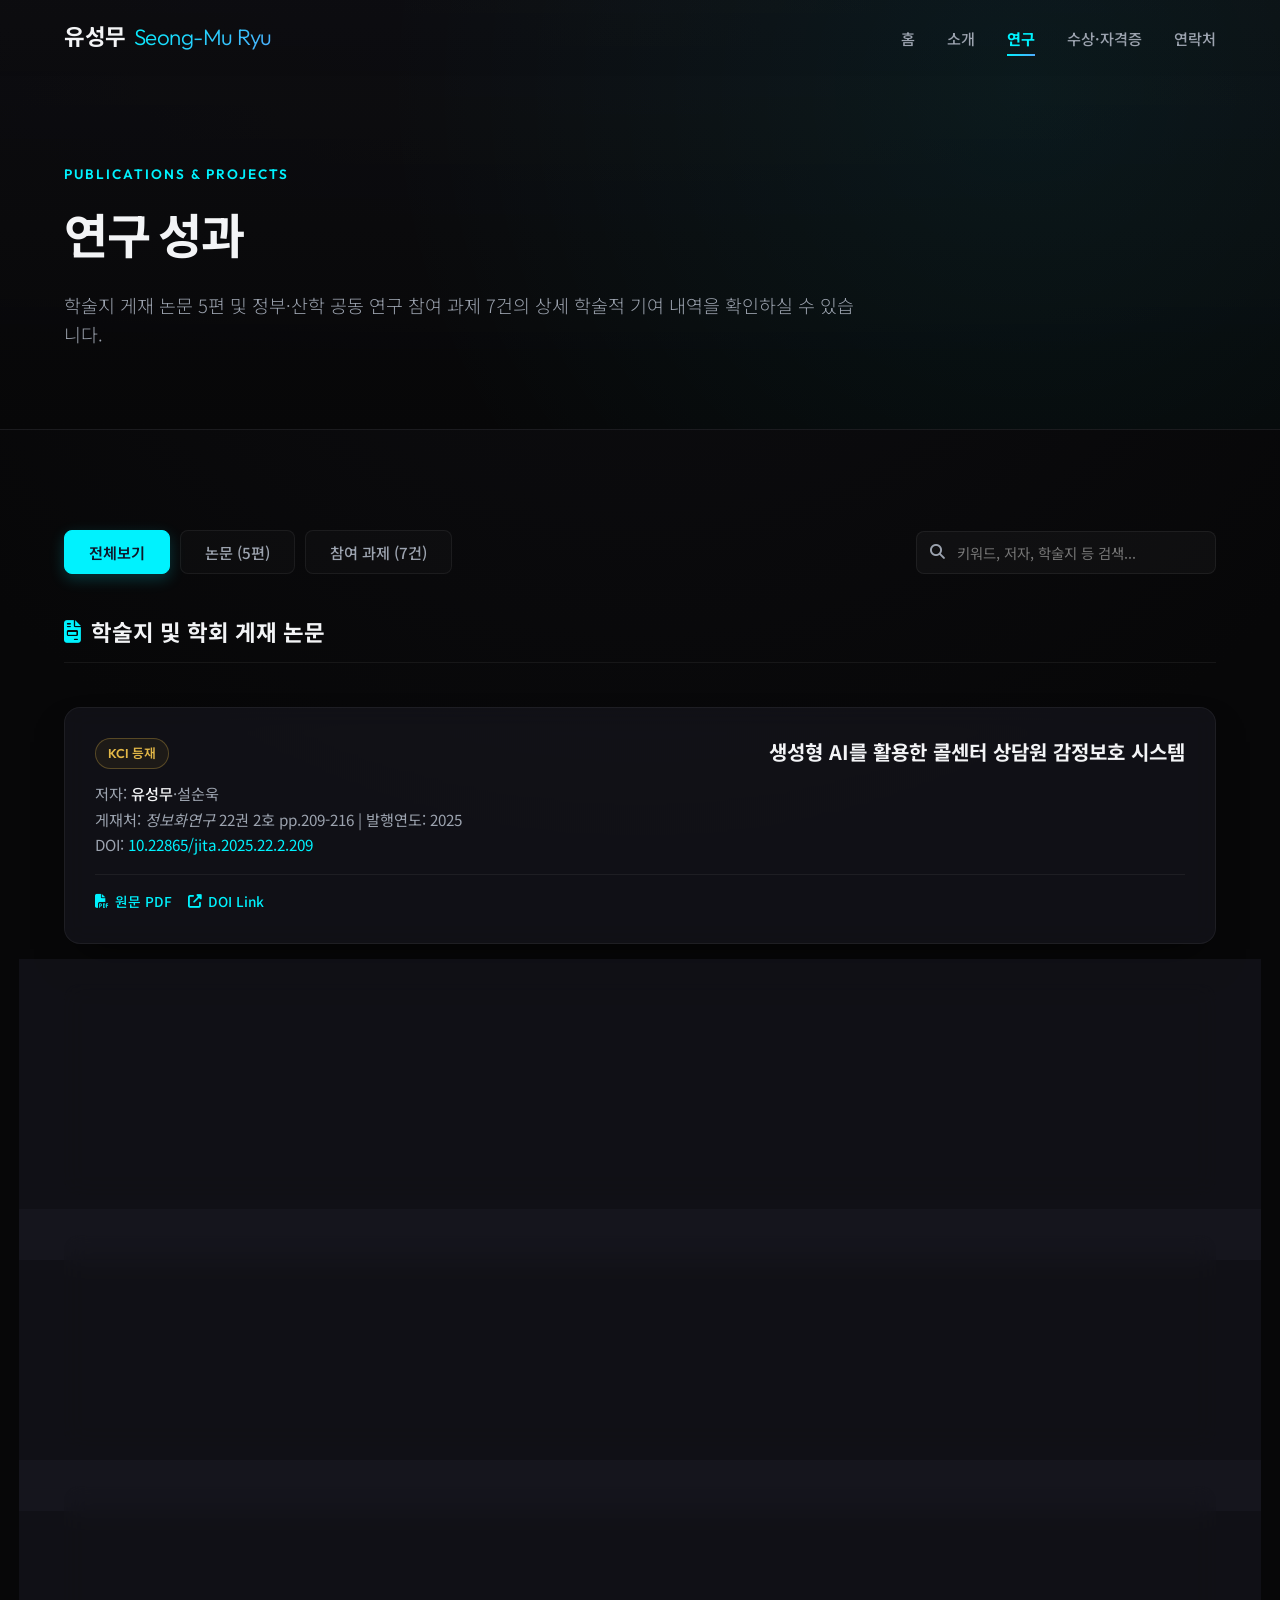
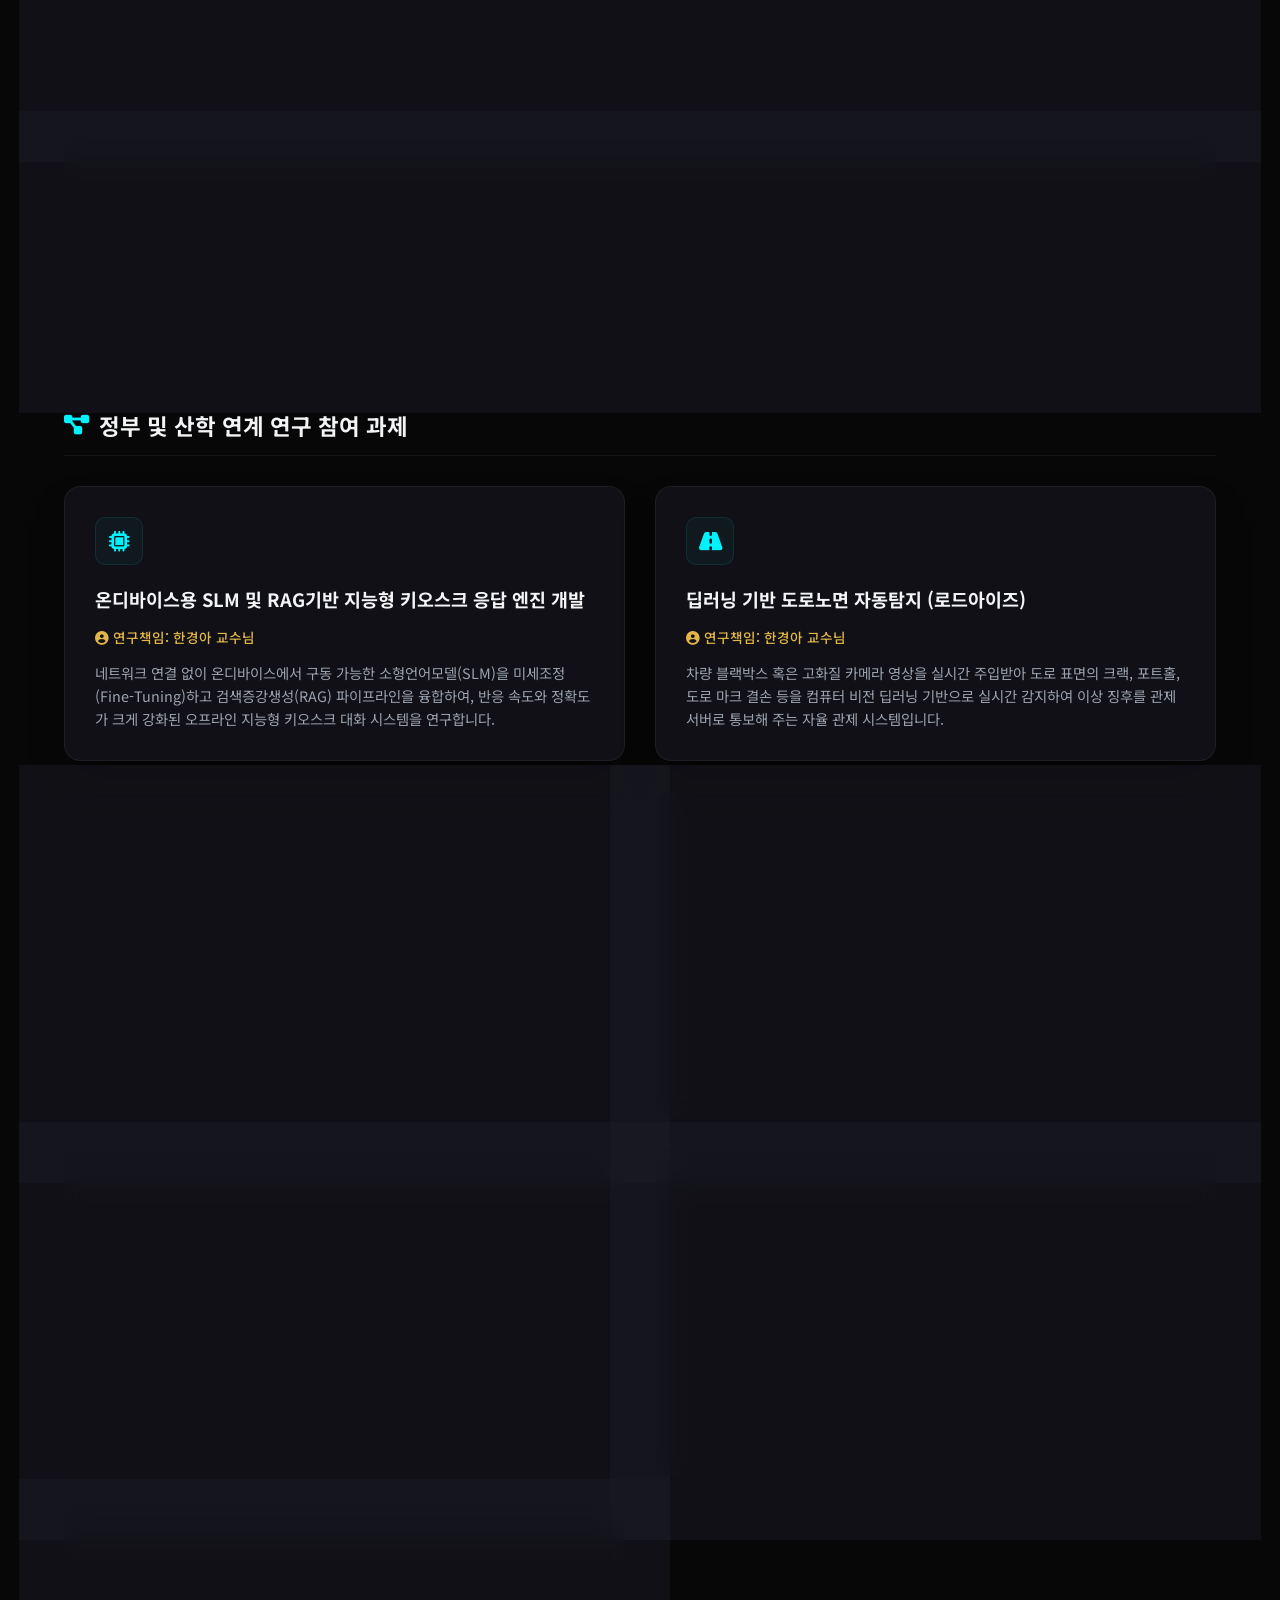
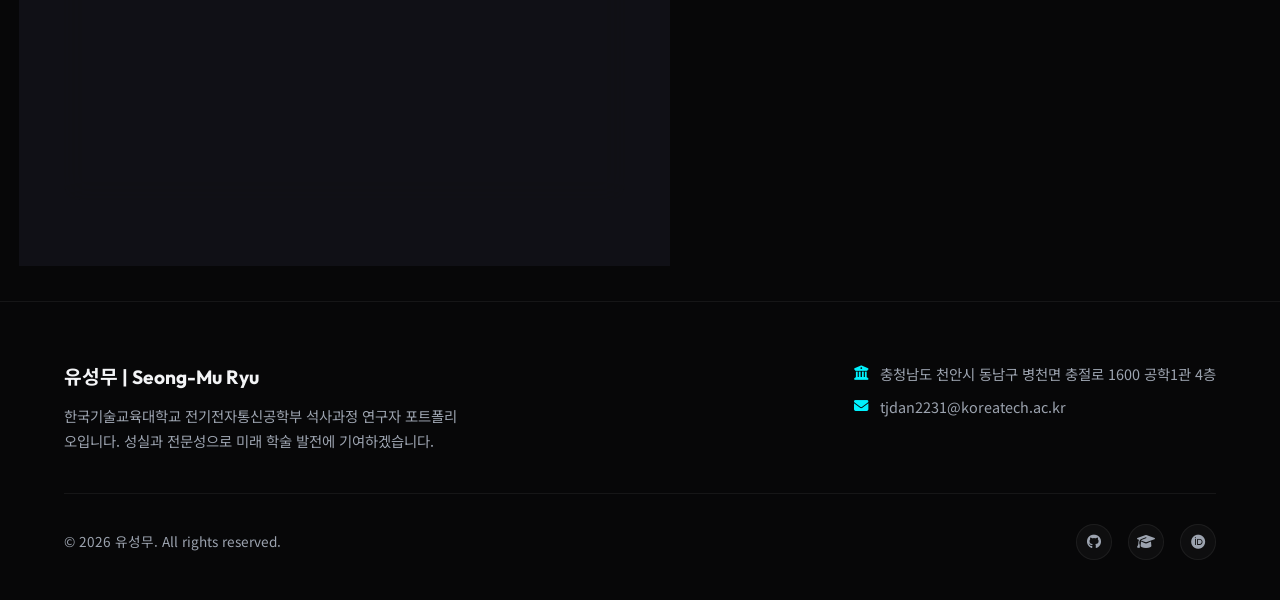
<file: research.html>
<!DOCTYPE html>
<html lang="ko">
<head>
  <meta charset="UTF-8">
  <meta name="viewport" content="width=device-width, initial-scale=1.0">
  <title>연구 실적 | 유성무 연구자 포트폴리오</title>
  <link rel="stylesheet" href="https://cdnjs.cloudflare.com/ajax/libs/font-awesome/6.4.0/css/all.min.css">
  <link rel="stylesheet" href="style.css">
</head>
<body>

  <!-- --- Header / Nav --- -->
  <header class="header scrolled">
    <div class="container nav-container">
      <a href="index.html" class="logo">
        유성무 <span class="text-gradient">Seong-Mu Ryu</span>
      </a>
      <nav class="nav-menu">
        <a href="index.html" class="nav-link">홈</a>
        <a href="about.html" class="nav-link">소개</a>
        <a href="research.html" class="nav-link">연구</a>
        <a href="awards.html" class="nav-link">수상·자격증</a>
        <a href="contact.html" class="nav-link">연락처</a>
      </nav>
      <div class="burger">
        <div class="line1"></div>
        <div class="line2"></div>
        <div class="line3"></div>
      </div>
    </div>
  </header>

  <!-- --- Subpage Banner --- -->
  <section class="subpage-banner">
    <div class="container">
      <div class="banner-content fade-in-up">
        <span class="section-tag">Publications & Projects</span>
        <h1 class="banner-title">연구 성과</h1>
        <p class="banner-desc">
          학술지 게재 논문 5편 및 정부·산학 공동 연구 참여 과제 7건의 상세 학술적 기여 내역을 확인하실 수 있습니다.
        </p>
      </div>
    </div>
  </section>

  <!-- --- Main Research Content --- -->
  <section class="section-padding">
    <div class="container">
      <!-- 탭 필터 및 실시간 검색 영역 -->
      <div class="research-tabs-container fade-in-up">
        <div class="tabs">
          <button class="tab-btn active" data-tab="all">전체보기</button>
          <button class="tab-btn" data-tab="papers">논문 (5편)</button>
          <button class="tab-btn" data-tab="projects">참여 과제 (7건)</button>
        </div>
        <div class="search-box">
          <i class="fas fa-search"></i>
          <input type="text" id="research-search" class="search-input" placeholder="키워드, 저자, 학술지 등 검색...">
        </div>
      </div>

      <!-- 1. 학술 논문 목록 (Papers Section) -->
      <div class="papers-list fade-in-up delay-100" style="margin-bottom: 60px;">
        <h3 class="timeline-section-title" id="papers-header-title">
          <i class="fas fa-file-invoice"></i> 학술지 및 학회 게재 논문
        </h3>
        
        <!-- 논문 1 -->
        <div class="glass-panel paper-item">
          <div class="paper-header">
            <span class="paper-badge">KCI 등재</span>
            <h4 class="paper-item-title">생성형 AI를 활용한 콜센터 상담원 감정보호 시스템</h4>
          </div>
          <p class="paper-meta">
            저자: <strong>유성무</strong>·설순욱<br>
            게재처: <em>정보화연구</em> 22권 2호 pp.209-216 | 발행연도: 2025<br>
            DOI: <a href="https://doi.org/10.22865/jita.2025.22.2.209" target="_blank" style="color: var(--primary);">10.22865/jita.2025.22.2.209</a>
          </p>
          <div class="paper-links">
            <a href="#" class="paper-link"><i class="fas fa-file-pdf"></i> 원문 PDF</a>
            <a href="#" class="paper-link"><i class="fas fa-external-link-alt"></i> DOI Link</a>
          </div>
        </div>

        <!-- 논문 2 -->
        <div class="glass-panel paper-item" style="margin-top: 20px;">
          <div class="paper-header">
            <span class="paper-badge">KCI 등재</span>
            <h4 class="paper-item-title">대형언어모델(LLM) 소프트웨어 사용 품질 특성의 중요도 연구</h4>
          </div>
          <p class="paper-meta">
            저자: <strong>유성무</strong>·박지섭<br>
            게재처: <em>공학기술논문지</em> 18권 2호 | 발행일자: 2025.06.30
          </p>
          <div class="paper-links">
            <a href="#" class="paper-link"><i class="fas fa-file-pdf"></i> 원문 PDF</a>
            <a href="#" class="paper-link"><i class="fas fa-external-link-alt"></i> Publisher Link</a>
          </div>
        </div>

        <!-- 논문 3 -->
        <div class="glass-panel paper-item" style="margin-top: 20px;">
          <div class="paper-header">
            <span class="paper-badge">KCI 등재</span>
            <h4 class="paper-item-title">특허 데이터 분석을 통한 디지털 키 기술동향</h4>
          </div>
          <p class="paper-meta">
            저자: <strong>유성무</strong>·신서연·정원준·설순욱<br>
            게재처: <em>한국정보전자통신기술학회논문지</em> (ISSN 2005-081X)
          </p>
          <div class="paper-links">
            <a href="#" class="paper-link"><i class="fas fa-file-pdf"></i> 원문 PDF</a>
          </div>
        </div>

        <!-- 논문 4 -->
        <div class="glass-panel paper-item" style="margin-top: 20px;">
          <div class="paper-header">
            <span class="paper-badge">KCI 등재</span>
            <h4 class="paper-item-title">특허 데이터 기반 생성형 AI 기술 동향 분석</h4>
          </div>
          <p class="paper-meta">
            저자: <strong>유성무</strong>·송태원·이민정·최윤주·설순욱<br>
            게재처: <em>한국정보전자통신기술학회논문지</em> (ISSN 2005-081X)
          </p>
          <div class="paper-links">
            <a href="#" class="paper-link"><i class="fas fa-file-pdf"></i> 원문 PDF</a>
          </div>
        </div>

        <!-- 논문 5 -->
        <div class="glass-panel paper-item" style="margin-top: 20px;">
          <div class="paper-header">
            <span class="paper-badge">KCI 등재후보</span>
            <h4 class="paper-item-title">성인 택견 참여 활성화를 위한 참여제약요인과 참여의도 관련 요인의 관계 분석</h4>
          </div>
          <p class="paper-meta">
            저자: <strong>유성무</strong>·박지섭<br>
            게재처: <em>Journal of Sport and Dance Science</em> 6권 2호 | 발행연도: 2026
          </p>
          <div class="paper-links">
            <a href="#" class="paper-link"><i class="fas fa-file-pdf"></i> 원문 PDF</a>
          </div>
        </div>
      </div>

      <!-- 2. 참여 연구 과제 목록 (Projects Section) -->
      <div class="projects-section fade-in-up delay-200">
        <h3 class="timeline-section-title" id="projects-header-title" style="margin-bottom: 30px;">
          <i class="fas fa-project-diagram"></i> 정부 및 산학 연계 연구 참여 과제
        </h3>
        
        <div class="projects-grid">
          <!-- 과제 1 (한경아 교수님) -->
          <div class="glass-panel project-item">
            <div class="proj-icon">
              <i class="fas fa-microchip"></i>
            </div>
            <h4 class="proj-title">온디바이스용 SLM 및 RAG기반 지능형 키오스크 응답 엔진 개발</h4>
            <div class="proj-leader"><i class="fas fa-user-circle"></i> 연구책임: 한경아 교수님</div>
            <p class="proj-desc">
              네트워크 연결 없이 온디바이스에서 구동 가능한 소형언어모델(SLM)을 미세조정(Fine-Tuning)하고 검색증강생성(RAG) 파이프라인을 융합하여, 반응 속도와 정확도가 크게 강화된 오프라인 지능형 키오스크 대화 시스템을 연구합니다.
            </p>
          </div>

          <!-- 과제 2 (한경아 교수님) -->
          <div class="glass-panel project-item">
            <div class="proj-icon">
              <i class="fas fa-road"></i>
            </div>
            <h4 class="proj-title">딥러닝 기반 도로노면 자동탐지 (로드아이즈)</h4>
            <div class="proj-leader"><i class="fas fa-user-circle"></i> 연구책임: 한경아 교수님</div>
            <p class="proj-desc">
              차량 블랙박스 혹은 고화질 카메라 영상을 실시간 주입받아 도로 표면의 크랙, 포트홀, 도로 마크 결손 등을 컴퓨터 비전 딥러닝 기반으로 실시간 감지하여 이상 징후를 관제 서버로 통보해 주는 자율 관제 시스템입니다.
            </p>
          </div>

          <!-- 과제 3 (박지섭 교수님) -->
          <div class="glass-panel project-item">
            <div class="proj-icon">
              <i class="fas fa-brain"></i>
            </div>
            <h4 class="proj-title">웹XR 기반 고품질 VirtualGraph 콘텐츠 개발 및 EEG 융합 디지털 실물감 측정 시스템 구축</h4>
            <div class="proj-leader"><i class="fas fa-user-circle"></i> 연구책임: 박지섭 교수님</div>
            <p class="proj-desc">
              WebXR 웹 표준을 기반으로 구동되는 몰입형 3D VirtualGraph 콘텐츠를 직접 설계하고, 사용자의 헤드 마운트 센서와 EEG(뇌파) 생체 디바이스 측정 데이터를 고속 결합하여 시각 피로 대비 '디지털 실물감(Realness)' 수치를 정밀 측정하는 융합 솔루션입니다.
            </p>
          </div>

          <!-- 과제 4 (박지섭 교수님) -->
          <div class="glass-panel project-item">
            <div class="proj-icon">
              <i class="fas fa-user-astronaut"></i>
            </div>
            <h4 class="proj-title">AI휴먼 아바타를 활용한 프로그래밍 교육 효과성 분석</h4>
            <div class="proj-leader"><i class="fas fa-user-circle"></i> 연구책임: 박지섭 교수님</div>
            <p class="proj-desc">
              인공지능 기반의 디지털 휴먼 아바타를 적용한 튜터가 일반 코딩 교육에 투입되었을 때, 학습 의욕 및 전반적 습득률에 어떤 변화를 유도하는지 제어군 실험과 ISO 소프트웨어 사용성 기준을 활용해 정량 분석을 실행한 연구 과제입니다.
            </p>
          </div>

          <!-- 과제 5 (박지섭 교수님) -->
          <div class="glass-panel project-item">
            <div class="proj-icon">
              <i class="fas fa-industry"></i>
            </div>
            <h4 class="proj-title">디지털 트윈 품질 인증 데이터 기반 신규 제조 설비 로봇 자동화 가능성 자동 예측 AI 개발</h4>
            <div class="proj-leader"><i class="fas fa-user-circle"></i> 연구책임: 박지섭 교수님</div>
            <p class="proj-desc">
              스마트 팩토리의 디지털 트윈 연동 검증 데이터를 기반으로, 신규로 설비되는 조립 라인 및 제조 로봇들의 공정 간섭 가능성과 완전 자동화 달성율을 사전에 고정밀 예측하고 오류 지점을 시뮬레이션하는 예지 보전 AI 알고리즘입니다.
            </p>
          </div>

          <!-- 과제 6 (박지섭 교수님) -->
          <div class="glass-panel project-item">
            <div class="proj-icon">
              <i class="fas fa-cogs"></i>
            </div>
            <h4 class="proj-title">Physical AI Sim-to-Real 갭 해소를 위한 VirtualGraph 물리 충실도 인증 파이프라인 제조 현장 실증 연구</h4>
            <div class="proj-leader"><i class="fas fa-user-circle"></i> 연구책임: 박지섭 교수님</div>
            <p class="proj-desc">
              로보틱스 물리 시뮬레이션(Sim) 환경과 제조 공장의 실제(Real) 기계 작동 차이를 뜻하는 Sim-to-Real 오차를 최소화하기 위해, 가상 그래프(VirtualGraph)의 가상 강체 물리 데이터와 실물 모터 토크 값을 비교하여 물리적 정밀도를 자동 보정 및 실증하는 파이프라인 연구입니다.
            </p>
          </div>

          <!-- 과제 7 (솔엔지니어링 플랫폼 시안) -->
          <div class="glass-panel project-item">
            <div class="proj-icon">
              <i class="fas fa-car-battery"></i>
            </div>
            <h4 class="proj-title">전기차 사용후 핵심부품 인증·거래 플랫폼 (예시 홈페이지)</h4>
            <div class="proj-leader"><i class="fas fa-user-circle"></i> 솔엔지니어링 · 사업계획용 시안</div>
            <p class="proj-desc">
              사용후 구동모터의 시험 결과를 입력하면 성적서가 자동 발행되고, 측정값 기준 등급과 부품 이력을 QR로 확인한 뒤 거래까지 이어지는 플랫폼의 동작 예시입니다. 화면의 가격과 측정값은 모두 예시입니다.
            </p>
            <a href="ev-parts/" target="_blank" class="paper-link"><i class="fas fa-external-link-alt"></i> 데모 사이트 열기</a>
          </div>
        </div>
      </div>
    </div>
  </section>

  <!-- --- Footer --- -->
  <footer class="footer">
    <div class="container">
      <div class="footer-top">
        <div class="footer-brand">
          <h5>유성무 | Seong-Mu Ryu</h5>
          <p>한국기술교육대학교 전기전자통신공학부 석사과정 연구자 포트폴리오입니다. 성실과 전문성으로 미래 학술 발전에 기여하겠습니다.</p>
        </div>
        <div class="footer-contact">
          <div class="footer-contact-item">
            <i class="fas fa-university"></i>
            <span>충청남도 천안시 동남구 병천면 충절로 1600 공학1관 4층</span>
          </div>
          <div class="footer-contact-item">
            <i class="fas fa-envelope"></i>
            <span>tjdan2231@koreatech.ac.kr</span>
          </div>
        </div>
      </div>
      <div class="footer-bottom">
        <div class="copyright">
          &copy; 2026 유성무. All rights reserved.
        </div>
        <div class="footer-socials">
          <a href="https://github.com" target="_blank" class="social-icon" aria-label="GitHub"><i class="fab fa-github"></i></a>
          <a href="https://scholar.google.com" target="_blank" class="social-icon" aria-label="Google Scholar"><i class="fas fa-graduation-cap"></i></a>
          <a href="https://orcid.org" target="_blank" class="social-icon" aria-label="ORCID"><i class="fab fa-orcid"></i></a>
        </div>
      </div>
    </div>
  </footer>

  <script src="app.js"></script>
</body>
</html>
</file>
<file: style.css>
@import url('https://fonts.googleapis.com/css2?family=Inter:wght@300;400;500;600;700&family=Noto+Sans+KR:wght@300;400;500;700&family=Outfit:wght@300;400;600;700&display=swap');

/* --- 글로벌 디자인 시스템 변수 --- */
:root {
  --bg-dark: #070708;
  --bg-deep: #0e0e12;
  --bg-surface: #14141c;
  --bg-card: rgba(26, 26, 36, 0.5);
  --border-color: rgba(255, 255, 255, 0.06);
  --border-glow: rgba(0, 242, 254, 0.1);
  
  /* 브랜드 액센트 컬러 */
  --primary: #00f2fe; /* 사이언/청록 */
  --primary-hover: #4facfe; /* 스틸 블루 */
  --secondary: #00adb5;
  --accent-gold: #e2b747; /* 학술 자격증/수상 포인트 */
  --text-main: #f3f4f6;
  --text-muted: #9ca3af;
  --text-dark: #0f172a;
  
  --font-base: 'Noto Sans KR', 'Inter', sans-serif;
  --font-heading: 'Outfit', 'Noto Sans KR', sans-serif;
  
  --card-blur: blur(12px);
  --shadow-premium: 0 20px 40px -15px rgba(0, 0, 0, 0.6);
  --transition-smooth: all 0.4s cubic-bezier(0.16, 1, 0.3, 1);
  --max-width: 1200px;
}

/* --- 리셋 & 기본 스타일 --- */
* {
  margin: 0;
  padding: 0;
  box-sizing: border-box;
}

html {
  scroll-behavior: smooth;
  font-size: 16px;
  background-color: var(--bg-dark);
  color: var(--text-main);
  font-family: var(--font-base);
}

body {
  overflow-x: hidden;
  background: radial-gradient(circle at 50% 0%, var(--bg-deep) 0%, var(--bg-dark) 80%);
  background-attachment: fixed;
  line-height: 1.6;
}

a {
  color: inherit;
  text-decoration: none;
  transition: var(--transition-smooth);
}

ul {
  list-style: none;
}

button, input, textarea {
  font-family: inherit;
  background: none;
  border: none;
  outline: none;
}

/* --- 공통 유틸리티 --- */
.container {
  width: 100%;
  max-width: var(--max-width);
  margin: 0 auto;
  padding: 0 24px;
}

.section-padding {
  padding: 100px 0;
}

.section-header {
  text-align: center;
  margin-bottom: 60px;
}

.section-tag {
  font-family: var(--font-heading);
  font-size: 0.85rem;
  font-weight: 600;
  text-transform: uppercase;
  color: var(--primary);
  letter-spacing: 2px;
  margin-bottom: 12px;
  display: inline-block;
}

.section-title {
  font-family: var(--font-heading);
  font-size: 2.25rem;
  font-weight: 700;
  letter-spacing: -0.5px;
}

.section-title span {
  background: linear-gradient(135deg, var(--primary), var(--primary-hover));
  -webkit-background-clip: text;
  -webkit-text-fill-color: transparent;
}

.text-gradient {
  background: linear-gradient(135deg, var(--primary), var(--primary-hover));
  -webkit-background-clip: text;
  -webkit-text-fill-color: transparent;
}

/* --- 글래스모피즘 공통 효과 --- */
.glass-panel {
  background: var(--bg-card);
  backdrop-filter: var(--card-blur);
  -webkit-backdrop-filter: var(--card-blur);
  border: 1px solid var(--border-color);
  border-radius: 16px;
  box-shadow: var(--shadow-premium);
  transition: var(--transition-smooth);
}

.glass-panel:hover {
  border-color: rgba(0, 242, 254, 0.2);
  box-shadow: 0 20px 40px -10px rgba(0, 242, 254, 0.08), var(--shadow-premium);
  transform: translateY(-5px);
}

/* --- 고정 네비게이션 헤더 --- */
.header {
  position: fixed;
  top: 0;
  left: 0;
  width: 100%;
  z-index: 1000;
  padding: 20px 0;
  transition: var(--transition-smooth);
  background: rgba(7, 7, 8, 0.01);
}

.header.scrolled {
  background: rgba(7, 7, 8, 0.85);
  backdrop-filter: var(--card-blur);
  -webkit-backdrop-filter: var(--card-blur);
  border-bottom: 1px solid var(--border-color);
  padding: 14px 0;
}

.nav-container {
  display: flex;
  justify-content: space-between;
  align-items: center;
}

.logo {
  font-family: var(--font-heading);
  font-size: 1.4rem;
  font-weight: 700;
  letter-spacing: -0.5px;
  display: flex;
  align-items: center;
  gap: 8px;
}

.logo span {
  font-weight: 300;
  color: var(--text-muted);
}

.nav-menu {
  display: flex;
  gap: 32px;
  align-items: center;
}

.nav-link {
  font-size: 0.95rem;
  font-weight: 500;
  color: var(--text-muted);
  position: relative;
  padding: 6px 0;
}

.nav-link:hover {
  color: var(--text-main);
}

.nav-link::after {
  content: '';
  position: absolute;
  bottom: 0;
  left: 0;
  width: 0;
  height: 2px;
  background: linear-gradient(90deg, var(--primary), var(--primary-hover));
  transition: var(--transition-smooth);
}

.nav-link:hover::after,
.nav-link.active::after {
  width: 100%;
}

.nav-link.active {
  color: var(--primary);
  font-weight: 700;
}

/* 모바일 햄버거 메뉴 */
.burger {
  display: none;
  cursor: pointer;
  z-index: 1100;
}

.burger div {
  width: 24px;
  height: 2px;
  background-color: var(--text-main);
  margin: 5px;
  transition: all 0.3s ease;
}

/* --- 풀스크린 Hero 섹션 --- */
.hero {
  height: 100vh;
  min-height: 700px;
  display: flex;
  align-items: center;
  position: relative;
  overflow: hidden;
}

/* 배경 기하학적 그리드 및 원형 그라디언트 효과 */
.hero::before {
  content: '';
  position: absolute;
  top: 0;
  left: 0;
  width: 100%;
  height: 100%;
  background-image: 
    linear-gradient(rgba(255, 255, 255, 0.015) 1px, transparent 1px),
    linear-gradient(90deg, rgba(255, 255, 255, 0.015) 1px, transparent 1px);
  background-size: 40px 40px;
  z-index: 1;
}

.hero-glow-1 {
  position: absolute;
  top: 25%;
  right: 10%;
  width: 400px;
  height: 400px;
  background: radial-gradient(circle, rgba(0, 242, 254, 0.12) 0%, transparent 70%);
  z-index: 0;
  pointer-events: none;
}

.hero-glow-2 {
  position: absolute;
  bottom: 10%;
  left: 10%;
  width: 500px;
  height: 500px;
  background: radial-gradient(circle, rgba(79, 172, 254, 0.08) 0%, transparent 70%);
  z-index: 0;
  pointer-events: none;
}

.hero .container {
  position: relative;
  z-index: 2;
  display: grid;
  grid-template-columns: 1.2fr 0.8fr;
  align-items: center;
  gap: 40px;
}

.hero-content {
  max-width: 680px;
}

.hero-tag {
  background: rgba(0, 242, 254, 0.08);
  border: 1px solid rgba(0, 242, 254, 0.15);
  color: var(--primary);
  font-family: var(--font-heading);
  font-size: 0.9rem;
  font-weight: 600;
  padding: 6px 16px;
  border-radius: 50px;
  display: inline-block;
  margin-bottom: 24px;
  letter-spacing: 1px;
}

.hero-title {
  font-family: var(--font-heading);
  font-size: 4rem;
  font-weight: 700;
  line-height: 1.15;
  margin-bottom: 16px;
  letter-spacing: -1.5px;
}

.hero-subtitle {
  font-size: 1.35rem;
  color: var(--text-muted);
  margin-bottom: 40px;
  font-weight: 300;
}

.hero-subtitle strong {
  color: var(--text-main);
  font-weight: 500;
}

.hero-buttons {
  display: flex;
  gap: 16px;
}

.btn {
  display: inline-flex;
  align-items: center;
  justify-content: center;
  padding: 14px 28px;
  border-radius: 8px;
  font-size: 1rem;
  font-weight: 500;
  cursor: pointer;
  transition: var(--transition-smooth);
}

.btn-primary {
  background: linear-gradient(135deg, var(--primary), var(--primary-hover));
  color: var(--text-dark);
  font-weight: 600;
  box-shadow: 0 10px 20px -5px rgba(0, 242, 254, 0.3);
}

.btn-primary:hover {
  transform: translateY(-2px);
  box-shadow: 0 15px 30px -5px rgba(0, 242, 254, 0.5);
}

.btn-secondary {
  border: 1px solid var(--border-color);
  background: rgba(255, 255, 255, 0.03);
  color: var(--text-main);
  backdrop-filter: var(--card-blur);
}

.btn-secondary:hover {
  background: rgba(255, 255, 255, 0.08);
  border-color: rgba(255, 255, 255, 0.2);
  transform: translateY(-2px);
}

.hero-visual {
  position: relative;
  display: flex;
  justify-content: center;
  align-items: center;
}

.abstract-sphere {
  width: 320px;
  height: 320px;
  border-radius: 50%;
  background: linear-gradient(135deg, var(--primary), var(--primary-hover));
  position: relative;
  filter: blur(1px);
  opacity: 0.85;
  box-shadow: 0 0 80px rgba(0, 242, 254, 0.3);
  animation: spherePulse 8s infinite alternate ease-in-out;
}

.abstract-sphere::after {
  content: '';
  position: absolute;
  top: 15px;
  left: 15px;
  right: 15px;
  bottom: 15px;
  border-radius: 50%;
  background: var(--bg-dark);
  opacity: 0.95;
  z-index: 1;
}

.hero-illustration {
  position: absolute;
  z-index: 2;
  text-align: center;
}

.tech-tag-circle {
  position: absolute;
  background: rgba(20, 20, 28, 0.85);
  border: 1px solid rgba(255, 255, 255, 0.1);
  padding: 8px 16px;
  border-radius: 20px;
  font-size: 0.85rem;
  font-family: var(--font-heading);
  white-space: nowrap;
  box-shadow: var(--shadow-premium);
  animation: floatAnim 6s infinite ease-in-out;
}

.tech-tag-circle:nth-child(1) {
  top: -40px;
  left: -20px;
  animation-delay: 0s;
}

.tech-tag-circle:nth-child(2) {
  bottom: -30px;
  right: -30px;
  animation-delay: 1.5s;
}

.tech-tag-circle:nth-child(3) {
  top: 40%;
  right: -80px;
  animation-delay: 3s;
}

.scroll-indicator {
  position: absolute;
  bottom: 40px;
  left: 50%;
  transform: translateX(-50%);
  z-index: 2;
  display: flex;
  flex-direction: column;
  align-items: center;
  gap: 8px;
  font-size: 0.8rem;
  color: var(--text-muted);
  font-family: var(--font-heading);
  letter-spacing: 1px;
}

.scroll-mouse {
  width: 22px;
  height: 38px;
  border: 2px solid var(--text-muted);
  border-radius: 12px;
  position: relative;
}

.scroll-wheel {
  width: 4px;
  height: 8px;
  background-color: var(--primary);
  border-radius: 2px;
  position: absolute;
  top: 6px;
  left: 50%;
  transform: translateX(-50%);
  animation: wheelAnim 1.5s infinite;
}

/* --- About 섹션 --- */
.about-grid {
  display: grid;
  grid-template-columns: 0.9fr 1.1fr;
  gap: 60px;
  align-items: flex-start;
}

.about-left {
  position: sticky;
  top: 120px;
}

.profile-card {
  padding: 40px;
}

.profile-img-placeholder {
  width: 140px;
  height: 140px;
  border-radius: 50%;
  background: linear-gradient(135deg, var(--bg-surface) 0%, #202030 100%);
  border: 2px solid var(--border-color);
  margin: 0 auto 24px;
  position: relative;
  display: flex;
  align-items: center;
  justify-content: center;
  overflow: hidden;
  box-shadow: 0 10px 25px rgba(0, 0, 0, 0.4);
}

.profile-img-placeholder i {
  font-size: 3.5rem;
  color: var(--primary);
}

.profile-img-placeholder::after {
  content: '';
  position: absolute;
  inset: 0;
  border-radius: 50%;
  border: 2px solid transparent;
  background: linear-gradient(135deg, var(--primary), var(--primary-hover)) border-box;
  -webkit-mask: linear-gradient(#fff 0 0) padding-box, linear-gradient(#fff 0 0);
  -webkit-mask-composite: destination-out;
  mask-composite: exclude;
}

.profile-info {
  text-align: center;
}

.profile-name-kr {
  font-size: 1.75rem;
  font-weight: 700;
  margin-bottom: 4px;
}

.profile-name-en {
  font-family: var(--font-heading);
  font-size: 1rem;
  color: var(--text-muted);
  font-weight: 400;
  margin-bottom: 16px;
}

.profile-divider {
  width: 40px;
  height: 2px;
  background: var(--primary);
  margin: 0 auto 20px;
}

.profile-desc {
  font-size: 0.95rem;
  color: var(--text-muted);
  line-height: 1.7;
  margin-bottom: 24px;
}

.profile-meta {
  display: flex;
  flex-direction: column;
  gap: 12px;
  text-align: left;
  border-top: 1px solid var(--border-color);
  padding-top: 24px;
}

.meta-item {
  display: flex;
  align-items: center;
  gap: 12px;
  font-size: 0.9rem;
}

.meta-item i {
  color: var(--primary);
  width: 16px;
  text-align: center;
}

.meta-item strong {
  font-weight: 500;
}

.meta-item span {
  color: var(--text-muted);
}

/* 학력 타임라인 */
.timeline-section-title {
  font-size: 1.4rem;
  font-weight: 700;
  margin-bottom: 24px;
  display: flex;
  align-items: center;
  gap: 10px;
  border-bottom: 1px solid var(--border-color);
  padding-bottom: 12px;
}

.timeline-section-title i {
  color: var(--primary);
}

.timeline {
  position: relative;
  padding-left: 24px;
  margin-bottom: 48px;
}

.timeline::before {
  content: '';
  position: absolute;
  left: 4px;
  top: 8px;
  bottom: 8px;
  width: 2px;
  background: rgba(255, 255, 255, 0.08);
}

.timeline-item {
  position: relative;
  margin-bottom: 28px;
}

.timeline-item:last-child {
  margin-bottom: 0;
}

.timeline-marker {
  position: absolute;
  left: -24px;
  top: 6px;
  width: 10px;
  height: 10px;
  border-radius: 50%;
  background: var(--bg-dark);
  border: 2px solid var(--primary);
  transition: var(--transition-smooth);
}

.timeline-item:hover .timeline-marker {
  background: var(--primary);
  box-shadow: 0 0 10px var(--primary);
  transform: scale(1.2);
}

.timeline-year {
  font-family: var(--font-heading);
  font-size: 0.9rem;
  font-weight: 700;
  color: var(--primary);
  margin-bottom: 4px;
}

.timeline-title {
  font-size: 1.05rem;
  font-weight: 700;
  margin-bottom: 4px;
}

.timeline-desc {
  font-size: 0.9rem;
  color: var(--text-muted);
}

/* 연구 분야 카드 */
.fields-container {
  display: flex;
  flex-direction: column;
  gap: 20px;
}

.field-card {
  display: flex;
  gap: 24px;
  padding: 24px;
}

.field-icon {
  width: 52px;
  height: 52px;
  border-radius: 12px;
  background: rgba(0, 242, 254, 0.05);
  border: 1px solid rgba(0, 242, 254, 0.12);
  color: var(--primary);
  display: flex;
  align-items: center;
  justify-content: center;
  font-size: 1.5rem;
  flex-shrink: 0;
  transition: var(--transition-smooth);
}

.field-card:hover .field-icon {
  background: var(--primary);
  color: var(--text-dark);
  transform: rotateY(180deg);
}

.field-content h4 {
  font-size: 1.15rem;
  font-weight: 700;
  margin-bottom: 8px;
}

.field-content p {
  font-size: 0.9rem;
  color: var(--text-muted);
  line-height: 1.6;
}

.field-tags {
  display: flex;
  flex-wrap: wrap;
  gap: 8px;
  margin-top: 12px;
}

.field-tag {
  font-size: 0.75rem;
  background: rgba(255, 255, 255, 0.04);
  border: 1px solid var(--border-color);
  padding: 3px 10px;
  border-radius: 30px;
  color: var(--text-muted);
}

/* --- 숫자 카운터 애니메이션 섹션 --- */
.counters-section {
  background: linear-gradient(180deg, var(--bg-deep) 0%, rgba(20, 20, 28, 0.5) 100%);
  border-top: 1px solid var(--border-color);
  border-bottom: 1px solid var(--border-color);
  position: relative;
  overflow: hidden;
}

.counters-grid {
  display: grid;
  grid-template-columns: repeat(4, 1fr);
  gap: 30px;
  text-align: center;
}

.counter-item {
  padding: 20px;
}

.counter-number {
  font-family: var(--font-heading);
  font-size: 3.5rem;
  font-weight: 700;
  line-height: 1;
  margin-bottom: 12px;
  color: var(--text-main);
  background: linear-gradient(135deg, var(--text-main), var(--text-muted));
  -webkit-background-clip: text;
  -webkit-text-fill-color: transparent;
}

.counter-item:hover .counter-number {
  background: linear-gradient(135deg, var(--primary), var(--primary-hover));
  -webkit-background-clip: text;
  -webkit-text-fill-color: transparent;
  text-shadow: 0 0 30px rgba(0, 242, 254, 0.2);
}

.counter-label {
  font-size: 1rem;
  color: var(--text-muted);
  font-weight: 500;
}

/* --- 브랜드/기관 무한 마퀴 슬라이드 (Marquee) --- */
.brand-slider-section {
  background-color: var(--bg-dark);
  padding: 50px 0;
  border-bottom: 1px solid var(--border-color);
  overflow: hidden;
  position: relative;
}

.brand-slider-title {
  text-align: center;
  font-size: 0.85rem;
  font-family: var(--font-heading);
  font-weight: 600;
  color: var(--text-muted);
  text-transform: uppercase;
  letter-spacing: 2px;
  margin-bottom: 30px;
}

.marquee-container {
  width: 100%;
  overflow: hidden;
  display: flex;
  position: relative;
}

/* 가장자리 그라디언트 페이드 처리 */
.marquee-container::before,
.marquee-container::after {
  content: '';
  position: absolute;
  top: 0;
  width: 150px;
  height: 100%;
  z-index: 2;
  pointer-events: none;
}

.marquee-container::before {
  left: 0;
  background: linear-gradient(90deg, var(--bg-dark), transparent);
}

.marquee-container::after {
  right: 0;
  background: linear-gradient(270deg, var(--bg-dark), transparent);
}

.marquee-track {
  display: flex;
  gap: 50px;
  animation: marquee 25s linear infinite;
  white-space: nowrap;
  align-items: center;
}

.marquee-track:hover {
  animation-play-state: paused;
}

.brand-item {
  font-family: var(--font-heading);
  font-size: 1.15rem;
  font-weight: 700;
  color: var(--text-muted);
  opacity: 0.5;
  transition: var(--transition-smooth);
  display: flex;
  align-items: center;
  gap: 10px;
}

.brand-item:hover {
  opacity: 1;
  color: var(--primary);
  transform: scale(1.05);
}

.brand-item i {
  font-size: 1.3rem;
}

/* --- 콘텐츠 카드 섹션 (논문) --- */
.content-grid {
  display: grid;
  grid-template-columns: repeat(3, 1fr);
  gap: 30px;
}

.content-card {
  padding: 30px;
  display: flex;
  flex-direction: column;
  height: 100%;
}

.card-top {
  display: flex;
  justify-content: space-between;
  align-items: center;
  margin-bottom: 20px;
}

.card-badge {
  font-size: 0.75rem;
  background: rgba(0, 242, 254, 0.06);
  border: 1px solid rgba(0, 242, 254, 0.15);
  color: var(--primary);
  padding: 4px 12px;
  border-radius: 30px;
  font-weight: 600;
}

.card-date {
  font-family: var(--font-heading);
  font-size: 0.85rem;
  color: var(--text-muted);
}

.card-title {
  font-size: 1.15rem;
  font-weight: 700;
  line-height: 1.5;
  margin-bottom: 16px;
  flex-grow: 1;
}

.card-author {
  font-size: 0.9rem;
  color: var(--text-muted);
  margin-bottom: 16px;
  border-top: 1px solid var(--border-color);
  padding-top: 16px;
}

.card-author strong {
  color: var(--text-main);
  font-weight: 500;
}

.card-journal {
  font-size: 0.85rem;
  color: var(--secondary);
  font-weight: 500;
  display: flex;
  align-items: center;
  gap: 6px;
}

/* --- CTA 섹션 --- */
.cta-section {
  position: relative;
  overflow: hidden;
  background: linear-gradient(135deg, rgba(20, 20, 28, 0.8) 0%, rgba(7, 7, 8, 0.9) 100%);
  border-top: 1px solid var(--border-color);
  border-bottom: 1px solid var(--border-color);
  text-align: center;
  padding: 100px 0;
}

.cta-glow {
  position: absolute;
  top: 50%;
  left: 50%;
  transform: translate(-50%, -50%);
  width: 600px;
  height: 300px;
  background: radial-gradient(circle, rgba(0, 242, 254, 0.08) 0%, transparent 75%);
  pointer-events: none;
  z-index: 0;
}

.cta-content {
  position: relative;
  z-index: 1;
  max-width: 600px;
  margin: 0 auto;
}

.cta-title {
  font-size: 2rem;
  font-weight: 700;
  margin-bottom: 20px;
}

.cta-desc {
  font-size: 1.1rem;
  color: var(--text-muted);
  margin-bottom: 36px;
  line-height: 1.7;
}

/* --- Footer 섹션 --- */
.footer {
  background: var(--bg-dark);
  border-top: 1px solid var(--border-color);
  padding: 60px 0 40px;
  font-size: 0.9rem;
  color: var(--text-muted);
}

.footer-top {
  display: flex;
  justify-content: space-between;
  align-items: flex-start;
  margin-bottom: 40px;
}

.footer-brand {
  max-width: 400px;
}

.footer-brand h5 {
  font-family: var(--font-heading);
  font-size: 1.2rem;
  font-weight: 700;
  color: var(--text-main);
  margin-bottom: 12px;
}

.footer-brand p {
  line-height: 1.7;
}

.footer-contact {
  display: flex;
  flex-direction: column;
  gap: 10px;
}

.footer-contact-item {
  display: flex;
  align-items: center;
  gap: 10px;
}

.footer-contact-item i {
  color: var(--primary);
  width: 16px;
}

.footer-bottom {
  border-top: 1px solid var(--border-color);
  padding-top: 30px;
  display: flex;
  justify-content: space-between;
  align-items: center;
}

.copyright {
  font-size: 0.85rem;
}

.footer-socials {
  display: flex;
  gap: 16px;
}

.social-icon {
  width: 36px;
  height: 36px;
  border-radius: 50%;
  background: rgba(255, 255, 255, 0.03);
  border: 1px solid var(--border-color);
  color: var(--text-muted);
  display: flex;
  align-items: center;
  justify-content: center;
  transition: var(--transition-smooth);
}

.social-icon:hover {
  background: var(--primary);
  color: var(--text-dark);
  transform: translateY(-3px);
  border-color: var(--primary);
}

/* --- 서브페이지 공통 배너 --- */
.subpage-banner {
  padding: 160px 0 80px;
  background: linear-gradient(180deg, rgba(14, 14, 18, 0.8) 0%, var(--bg-dark) 100%);
  border-bottom: 1px solid var(--border-color);
  position: relative;
  overflow: hidden;
}

.subpage-banner::before {
  content: '';
  position: absolute;
  top: 0;
  left: 0;
  width: 100%;
  height: 100%;
  background-image: radial-gradient(circle at 80% 20%, rgba(0, 242, 254, 0.06) 0%, transparent 60%);
  pointer-events: none;
}

.banner-content {
  max-width: 800px;
}

.banner-title {
  font-family: var(--font-heading);
  font-size: 3rem;
  font-weight: 700;
  margin-bottom: 16px;
  letter-spacing: -1px;
}

.banner-desc {
  font-size: 1.15rem;
  color: var(--text-muted);
  font-weight: 300;
}

/* --- about.html 전용 스타일 --- */
.about-detail-grid {
  display: grid;
  grid-template-columns: 1.1fr 0.9fr;
  gap: 60px;
  margin-bottom: 80px;
}

.about-intro-card {
  padding: 40px;
  line-height: 1.8;
}

.about-intro-card p {
  margin-bottom: 20px;
  color: var(--text-muted);
}

.about-intro-card p:last-child {
  margin-bottom: 0;
}

.about-intro-card strong {
  color: var(--text-main);
  font-weight: 500;
}

.prof-card-wrapper {
  padding: 40px;
  display: flex;
  flex-direction: column;
  gap: 20px;
}

.prof-info-box {
  display: flex;
  align-items: center;
  gap: 20px;
}

.prof-avatar {
  width: 70px;
  height: 70px;
  border-radius: 50%;
  background: var(--bg-dark);
  border: 1px solid rgba(0, 242, 254, 0.3);
  display: flex;
  align-items: center;
  justify-content: center;
  color: var(--primary);
  font-size: 1.8rem;
}

.prof-title h4 {
  font-size: 1.2rem;
  font-weight: 700;
}

.prof-title p {
  font-size: 0.9rem;
  color: var(--text-muted);
}

.prof-desc-text {
  font-size: 0.95rem;
  color: var(--text-muted);
  line-height: 1.7;
}

.skills-detail-section {
  margin-top: 80px;
}

.skills-grid {
  display: grid;
  grid-template-columns: repeat(2, 1fr);
  gap: 30px;
}

.skill-category {
  padding: 40px;
}

.skill-category h3 {
  font-size: 1.3rem;
  font-weight: 700;
  margin-bottom: 24px;
  border-bottom: 1px solid var(--border-color);
  padding-bottom: 12px;
  color: var(--primary);
}

.skill-list {
  display: flex;
  flex-direction: column;
  gap: 20px;
}

.skill-item-info {
  display: flex;
  justify-content: space-between;
  align-items: center;
  margin-bottom: 8px;
}

.skill-name {
  font-size: 0.95rem;
  font-weight: 500;
}

.skill-pct {
  font-family: var(--font-heading);
  font-size: 0.9rem;
  color: var(--primary);
  font-weight: 600;
}

.skill-progress-bg {
  width: 100%;
  height: 6px;
  background: rgba(255, 255, 255, 0.05);
  border-radius: 10px;
  overflow: hidden;
}

.skill-progress-bar {
  height: 100%;
  background: linear-gradient(90deg, var(--primary), var(--primary-hover));
  border-radius: 10px;
  width: 0%; /* JS로 애니메이션 구동 */
  transition: width 1.5s cubic-bezier(0.1, 0.8, 0.2, 1);
}

/* --- research.html 전용 스타일 --- */
.research-tabs-container {
  margin-bottom: 40px;
  display: flex;
  justify-content: space-between;
  align-items: center;
  flex-wrap: wrap;
  gap: 20px;
}

.tabs {
  display: flex;
  gap: 10px;
}

.tab-btn {
  padding: 10px 24px;
  border-radius: 8px;
  font-size: 0.95rem;
  font-weight: 500;
  color: var(--text-muted);
  border: 1px solid var(--border-color);
  background: rgba(255, 255, 255, 0.02);
  cursor: pointer;
  transition: var(--transition-smooth);
}

.tab-btn:hover {
  background: rgba(255, 255, 255, 0.06);
  border-color: rgba(255, 255, 255, 0.15);
}

.tab-btn.active {
  background: var(--primary);
  color: var(--text-dark);
  font-weight: 600;
  border-color: var(--primary);
  box-shadow: 0 5px 15px rgba(0, 242, 254, 0.2);
}

.search-box {
  position: relative;
  width: 300px;
}

.search-input {
  width: 100%;
  padding: 10px 16px 10px 40px;
  border-radius: 8px;
  font-size: 0.9rem;
  color: var(--text-main);
  background: rgba(255, 255, 255, 0.03);
  border: 1px solid var(--border-color);
  transition: var(--transition-smooth);
}

.search-input:focus {
  border-color: var(--primary);
  background: rgba(255, 255, 255, 0.06);
  box-shadow: 0 0 15px rgba(0, 242, 254, 0.1);
}

.search-box i {
  position: absolute;
  left: 14px;
  top: 50%;
  transform: translateY(-50%);
  color: var(--text-muted);
  font-size: 0.95rem;
}

.papers-list {
  display: flex;
  flex-direction: column;
  gap: 20px;
}

.paper-item {
  padding: 30px;
}

.paper-header {
  display: flex;
  justify-content: space-between;
  align-items: flex-start;
  gap: 20px;
  margin-bottom: 12px;
}

.paper-badge {
  font-family: var(--font-heading);
  font-size: 0.8rem;
  font-weight: 600;
  color: var(--accent-gold);
  border: 1px solid rgba(226, 183, 71, 0.3);
  background: rgba(226, 183, 71, 0.06);
  padding: 4px 12px;
  border-radius: 30px;
  white-space: nowrap;
}

.paper-item-title {
  font-size: 1.25rem;
  font-weight: 700;
  line-height: 1.4;
}

.paper-meta {
  font-size: 0.95rem;
  color: var(--text-muted);
  line-height: 1.7;
}

.paper-meta strong {
  color: var(--text-main);
  font-weight: 500;
}

.paper-links {
  display: flex;
  gap: 16px;
  margin-top: 16px;
  border-top: 1px solid var(--border-color);
  padding-top: 16px;
}

.paper-link {
  font-size: 0.85rem;
  color: var(--primary);
  font-weight: 500;
  display: flex;
  align-items: center;
  gap: 6px;
}

.paper-link:hover {
  color: var(--primary-hover);
  text-decoration: underline;
}

/* 프로젝트 전용 뷰 */
.projects-grid {
  display: grid;
  grid-template-columns: repeat(2, 1fr);
  gap: 30px;
}

.project-item {
  padding: 30px;
  display: flex;
  flex-direction: column;
  height: 100%;
}

.proj-icon {
  width: 48px;
  height: 48px;
  border-radius: 10px;
  background: rgba(0, 242, 254, 0.04);
  border: 1px solid rgba(0, 242, 254, 0.1);
  color: var(--primary);
  display: flex;
  align-items: center;
  justify-content: center;
  font-size: 1.3rem;
  margin-bottom: 20px;
}

.project-item:hover .proj-icon {
  background: var(--primary);
  color: var(--text-dark);
}

.proj-title {
  font-size: 1.15rem;
  font-weight: 700;
  margin-bottom: 12px;
}

.proj-leader {
  font-size: 0.85rem;
  color: var(--accent-gold);
  margin-bottom: 12px;
  font-weight: 500;
}

.proj-desc {
  font-size: 0.9rem;
  color: var(--text-muted);
  line-height: 1.6;
  flex-grow: 1;
}

/* --- awards.html 전용 스타일 --- */
.awards-grid {
  display: grid;
  grid-template-columns: repeat(2, 1fr);
  gap: 30px;
  margin-bottom: 80px;
}

.award-card {
  padding: 30px;
  display: flex;
  gap: 20px;
}

.award-badge-icon {
  width: 56px;
  height: 56px;
  border-radius: 50%;
  background: rgba(226, 183, 71, 0.08);
  border: 1px solid rgba(226, 183, 71, 0.25);
  color: var(--accent-gold);
  display: flex;
  align-items: center;
  justify-content: center;
  font-size: 1.6rem;
  flex-shrink: 0;
}

.award-card:hover .award-badge-icon {
  background: var(--accent-gold);
  color: var(--text-dark);
  box-shadow: 0 0 20px rgba(226, 183, 71, 0.4);
}

.award-details h4 {
  font-size: 1.1rem;
  font-weight: 700;
  margin-bottom: 8px;
  line-height: 1.4;
}

.award-org {
  font-size: 0.85rem;
  color: var(--primary);
  font-weight: 600;
  margin-bottom: 4px;
}

.award-date {
  font-family: var(--font-heading);
  font-size: 0.8rem;
  color: var(--text-muted);
}

.cert-grid {
  display: grid;
  grid-template-columns: repeat(2, 1fr);
  gap: 30px;
}

.cert-card {
  padding: 30px;
  display: flex;
  align-items: flex-start;
  gap: 20px;
}

.cert-badge-icon {
  width: 50px;
  height: 50px;
  border-radius: 10px;
  background: rgba(255, 255, 255, 0.03);
  border: 1px solid var(--border-color);
  color: var(--text-muted);
  display: flex;
  align-items: center;
  justify-content: center;
  font-size: 1.4rem;
  flex-shrink: 0;
  transition: var(--transition-smooth);
}

.cert-card:hover .cert-badge-icon {
  color: var(--primary);
  border-color: rgba(0, 242, 254, 0.3);
  background: rgba(0, 242, 254, 0.04);
}

.cert-details h4 {
  font-size: 1.05rem;
  font-weight: 700;
  margin-bottom: 6px;
}

.cert-org {
  font-size: 0.85rem;
  color: var(--text-muted);
  margin-bottom: 8px;
}

.cert-org strong {
  color: var(--text-main);
}

.cert-number {
  font-family: var(--font-heading);
  font-size: 0.75rem;
  color: var(--text-muted);
  background: rgba(255, 255, 255, 0.04);
  padding: 2px 8px;
  border-radius: 4px;
  display: inline-block;
  margin-bottom: 6px;
}

.cert-score {
  font-size: 0.8rem;
  color: var(--accent-gold);
  font-weight: 600;
}

/* --- contact.html 전용 스타일 --- */
.contact-grid {
  display: grid;
  grid-template-columns: 0.8fr 1.2fr;
  gap: 50px;
  align-items: stretch;
}

.contact-left {
  display: flex;
  flex-direction: column;
  gap: 30px;
}

.contact-info-card {
  padding: 40px;
  height: 100%;
}

.contact-info-list {
  display: flex;
  flex-direction: column;
  gap: 30px;
}

.contact-info-item {
  display: flex;
  gap: 20px;
  align-items: flex-start;
}

.contact-info-icon {
  width: 46px;
  height: 46px;
  border-radius: 50%;
  background: rgba(0, 242, 254, 0.05);
  border: 1px solid rgba(0, 242, 254, 0.12);
  color: var(--primary);
  display: flex;
  align-items: center;
  justify-content: center;
  font-size: 1.2rem;
  flex-shrink: 0;
}

.contact-info-details h5 {
  font-size: 1rem;
  font-weight: 700;
  margin-bottom: 6px;
}

.contact-info-details p,
.contact-info-details a {
  font-size: 0.9rem;
  color: var(--text-muted);
  line-height: 1.6;
}

.contact-info-details a:hover {
  color: var(--primary);
}

.map-placeholder-card {
  height: 250px;
  position: relative;
  overflow: hidden;
  display: flex;
  align-items: center;
  justify-content: center;
  text-align: center;
  background: radial-gradient(circle at center, #1b2030 0%, var(--bg-surface) 100%);
  padding: 20px;
}

.map-placeholder-card i {
  font-size: 2.5rem;
  color: var(--primary);
  margin-bottom: 12px;
  animation: floatAnim 3s infinite ease-in-out;
}

.map-desc {
  font-size: 0.85rem;
  color: var(--text-muted);
}

/* 연락처 입력 폼 */
.contact-right-card {
  padding: 40px;
}

.form-title {
  font-size: 1.4rem;
  font-weight: 700;
  margin-bottom: 30px;
  display: flex;
  align-items: center;
  gap: 10px;
}

.form-title i {
  color: var(--primary);
}

.form-grid {
  display: grid;
  grid-template-columns: repeat(2, 1fr);
  gap: 20px;
  margin-bottom: 20px;
}

.form-group {
  display: flex;
  flex-direction: column;
  gap: 8px;
}

.form-group.full-width {
  grid-column: span 2;
}

.form-label {
  font-size: 0.85rem;
  font-weight: 500;
  color: var(--text-muted);
}

.form-control {
  width: 100%;
  padding: 12px 16px;
  background: rgba(255, 255, 255, 0.02);
  border: 1px solid var(--border-color);
  border-radius: 8px;
  color: var(--text-main);
  font-size: 0.95rem;
  transition: var(--transition-smooth);
}

.form-control:focus {
  border-color: var(--primary);
  background: rgba(255, 255, 255, 0.04);
  box-shadow: 0 0 15px rgba(0, 242, 254, 0.05);
}

textarea.form-control {
  resize: vertical;
  min-height: 150px;
}

.submit-btn {
  display: inline-flex;
  align-items: center;
  justify-content: center;
  gap: 10px;
  width: 100%;
  padding: 14px;
  border-radius: 8px;
  font-size: 1rem;
  font-weight: 600;
  background: linear-gradient(135deg, var(--primary), var(--primary-hover));
  color: var(--text-dark);
  cursor: pointer;
  transition: var(--transition-smooth);
  box-shadow: 0 10px 20px -5px rgba(0, 242, 254, 0.2);
}

.submit-btn:hover {
  transform: translateY(-2px);
  box-shadow: 0 15px 30px -5px rgba(0, 242, 254, 0.4);
}

.form-status {
  margin-top: 15px;
  font-size: 0.9rem;
  text-align: center;
  border-radius: 6px;
  padding: 10px;
  display: none;
}

.form-status.success {
  background: rgba(16, 185, 129, 0.1);
  border: 1px solid rgba(16, 185, 129, 0.2);
  color: #10b981;
  display: block;
}

/* --- 애니메이션 정의 --- */
@keyframes marquee {
  0% { transform: translateX(0); }
  100% { transform: translateX(-50%); }
}

@keyframes spherePulse {
  0% {
    transform: scale(1);
    box-shadow: 0 0 80px rgba(0, 242, 254, 0.2);
  }
  100% {
    transform: scale(1.05);
    box-shadow: 0 0 100px rgba(79, 172, 254, 0.4);
  }
}

@keyframes floatAnim {
  0%, 100% { transform: translateY(0); }
  50% { transform: translateY(-12px); }
}

@keyframes wheelAnim {
  0% {
    opacity: 1;
    top: 6px;
  }
  50% {
    opacity: 0.3;
    top: 18px;
  }
  100% {
    opacity: 0;
    top: 6px;
  }
}

/* 스크롤 애니메이션 클래스 */
.fade-in-up {
  opacity: 0;
  transform: translateY(30px);
  transition: opacity 0.8s ease, transform 0.8s cubic-bezier(0.16, 1, 0.3, 1);
}

.fade-in-up.visible {
  opacity: 1;
  transform: translateY(0);
}

/* 딜레이 클래스 */
.delay-100 { transition-delay: 100ms; }
.delay-200 { transition-delay: 200ms; }
.delay-300 { transition-delay: 300ms; }
.delay-400 { transition-delay: 400ms; }

/* --- 미디어 쿼리 (반응형 대응) --- */
@media (max-width: 1024px) {
  .hero .container {
    grid-template-columns: 1fr;
    text-align: center;
    gap: 50px;
    padding-top: 80px;
  }
  
  .hero-content {
    max-width: 100%;
    margin: 0 auto;
  }
  
  .hero-buttons {
    justify-content: center;
  }
  
  .hero-visual {
    display: none; /* 태블릿/모바일에서는 비주얼 생략하여 핵심 정보 강조 */
  }
  
  .about-grid {
    grid-template-columns: 1fr;
    gap: 40px;
  }
  
  .about-left {
    position: static;
  }
  
  .counters-grid {
    grid-template-columns: repeat(2, 1fr);
  }
  
  .content-grid {
    grid-template-columns: repeat(2, 1fr);
  }
  
  .about-detail-grid {
    grid-template-columns: 1fr;
    gap: 40px;
  }
  
  .skills-grid {
    grid-template-columns: 1fr;
  }
  
  .projects-grid {
    grid-template-columns: 1fr;
  }
  
  .awards-grid {
    grid-template-columns: 1fr;
  }
  
  .cert-grid {
    grid-template-columns: 1fr;
  }
  
  .contact-grid {
    grid-template-columns: 1fr;
  }
}

@media (max-width: 768px) {
  .section-padding {
    padding: 70px 0;
  }
  
  .section-title {
    font-size: 1.85rem;
  }
  
  .hero-title {
    font-size: 2.8rem;
  }
  
  .nav-menu {
    position: fixed;
    top: 0;
    right: -100%;
    width: 280px;
    height: 100vh;
    background: rgba(14, 14, 18, 0.98);
    backdrop-filter: var(--card-blur);
    border-left: 1px solid var(--border-color);
    flex-direction: column;
    justify-content: center;
    gap: 30px;
    transition: var(--transition-smooth);
    z-index: 1000;
  }
  
  .nav-menu.active {
    right: 0;
  }
  
  .burger {
    display: block;
  }
  
  /* 햄버거 토글 애니메이션 */
  .toggle .line1 {
    transform: rotate(-45deg) translate(-5px, 6px);
  }
  .toggle .line2 {
    opacity: 0;
  }
  .toggle .line3 {
    transform: rotate(45deg) translate(-5px, -6px);
  }
  
  .counters-grid {
    grid-template-columns: 1fr;
    gap: 24px;
  }
  
  .content-grid {
    grid-template-columns: 1fr;
  }
  
  .hero-buttons {
    flex-direction: column;
    width: 100%;
  }
  
  .btn {
    width: 100%;
  }
  
  .research-tabs-container {
    flex-direction: column;
    align-items: stretch;
  }
  
  .tabs {
    flex-wrap: wrap;
  }
  
  .tab-btn {
    flex-grow: 1;
    text-align: center;
    padding: 8px 16px;
  }
  
  .search-box {
    width: 100%;
  }
  
  .form-grid {
    grid-template-columns: 1fr;
  }
  
  .form-group.full-width {
    grid-column: span 1;
  }
  
  .footer-top {
    flex-direction: column;
    gap: 30px;
  }
  
  .footer-bottom {
    flex-direction: column;
    gap: 20px;
    text-align: center;
  }
}
</file>
